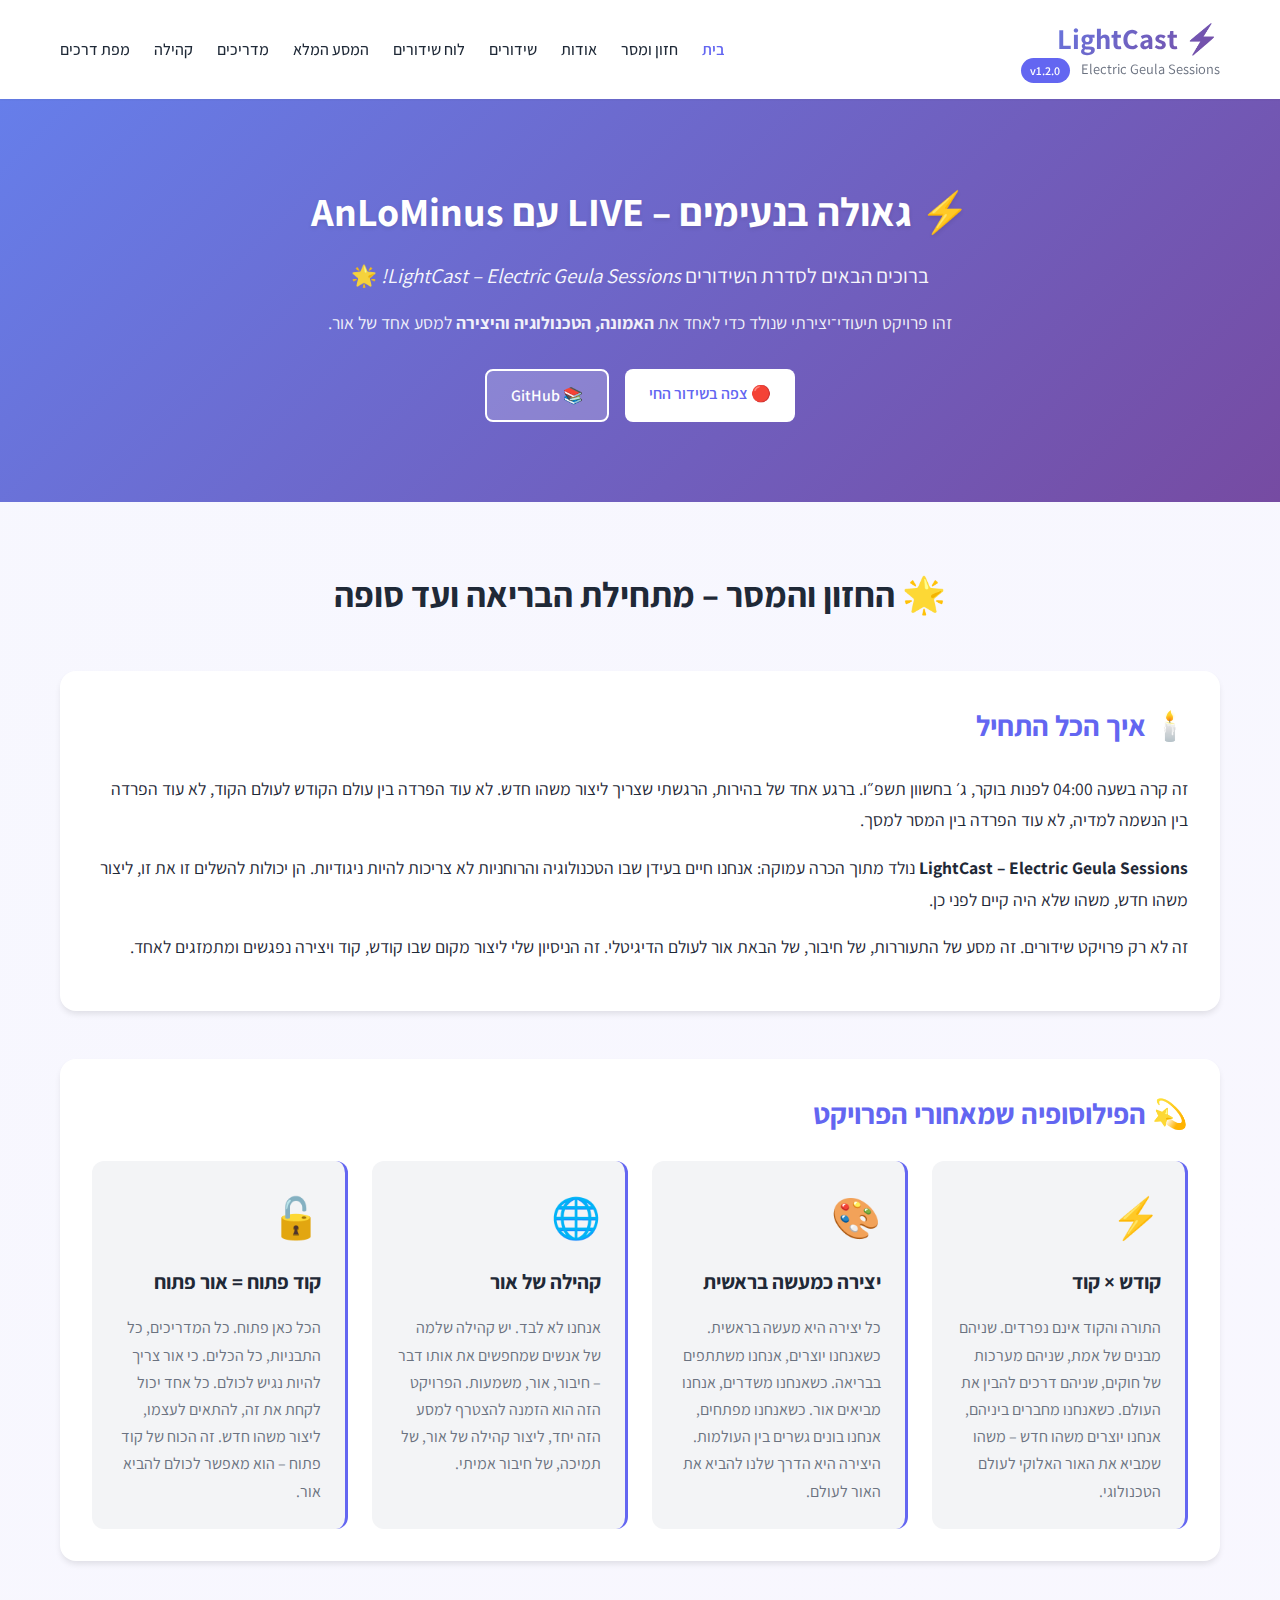
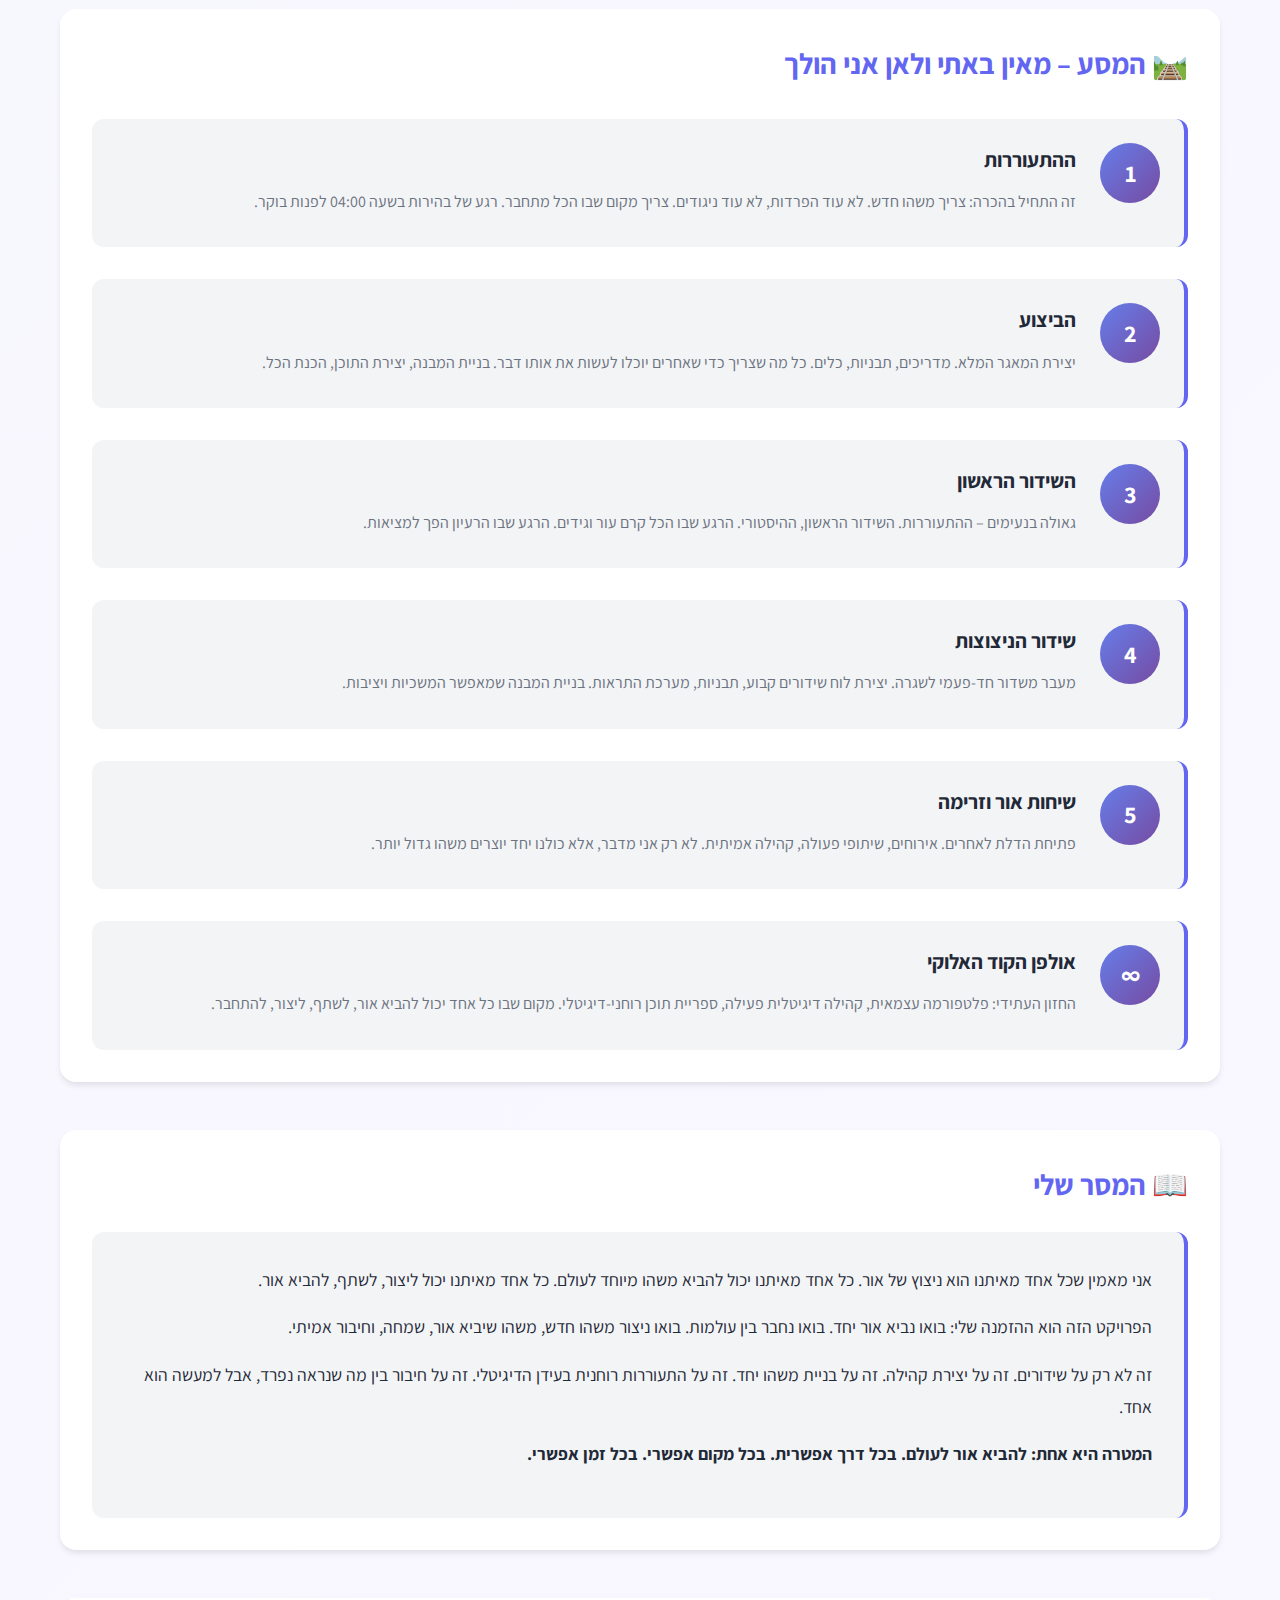
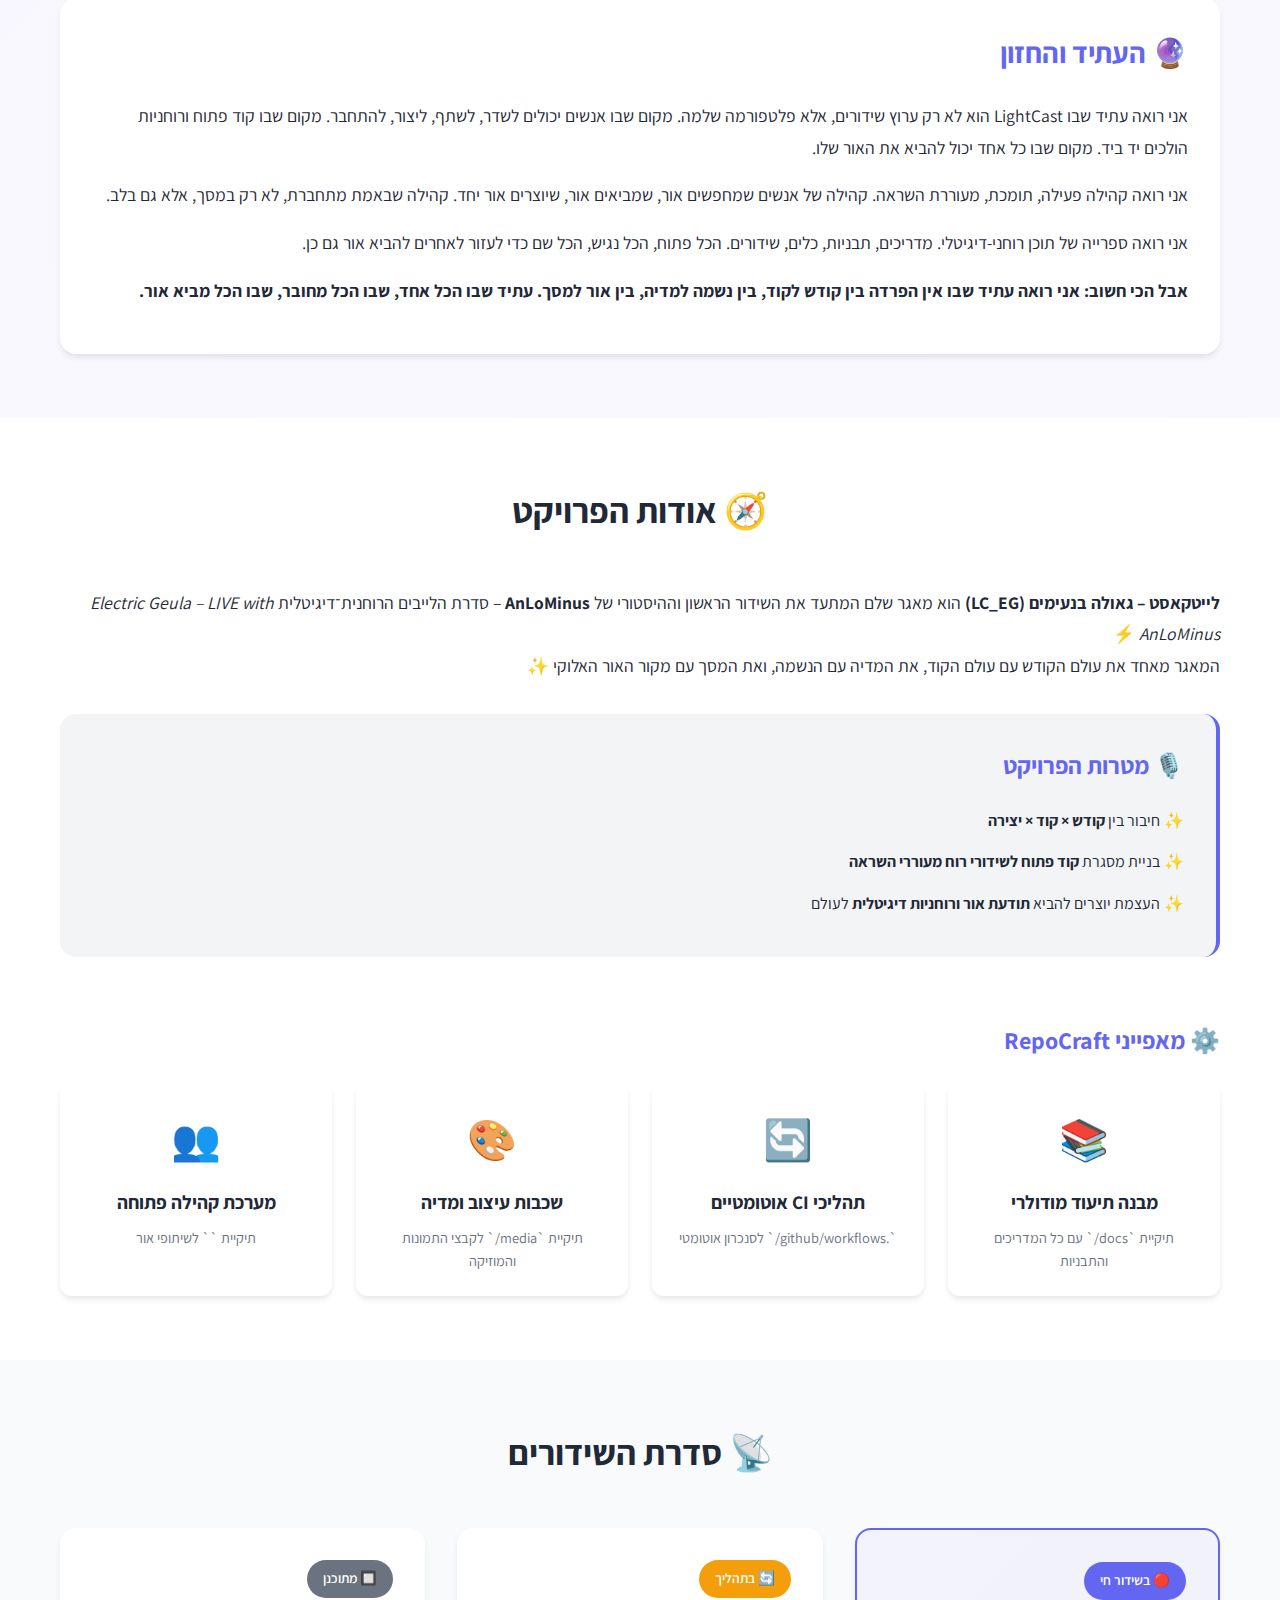
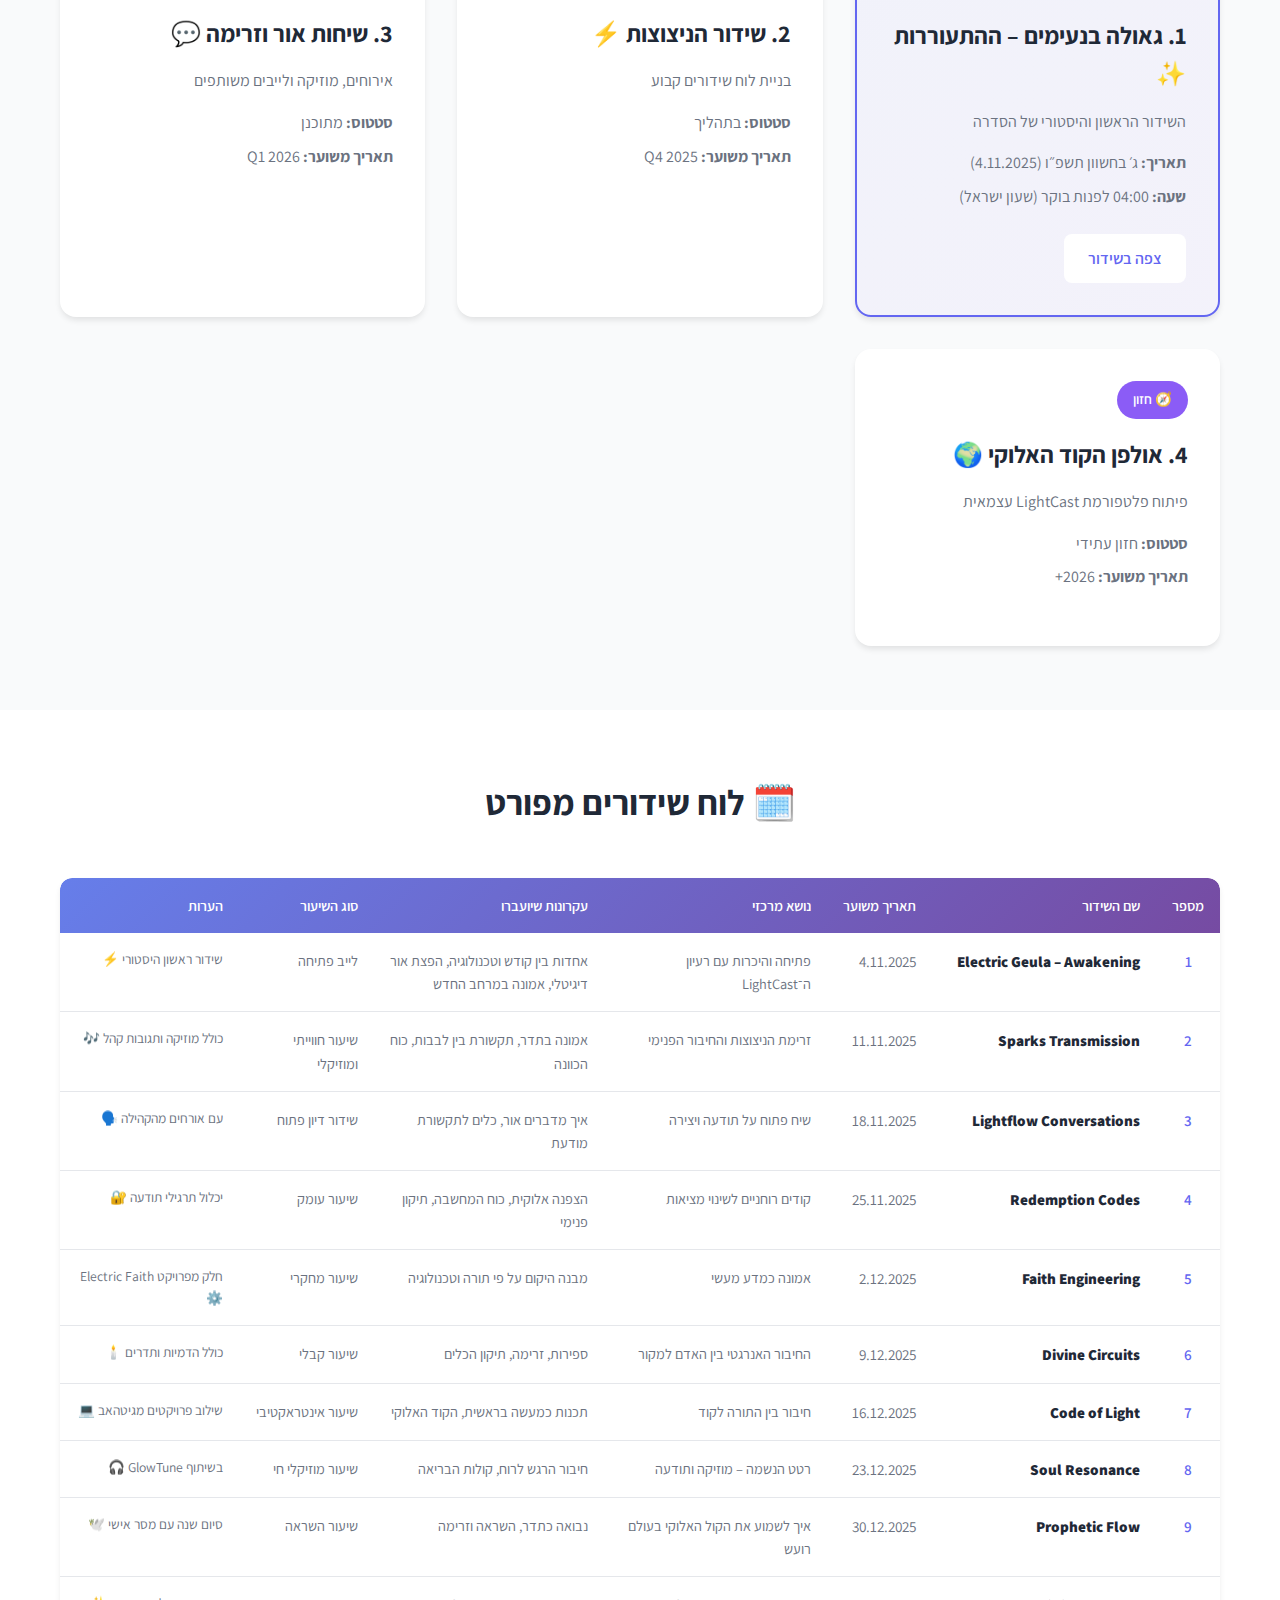
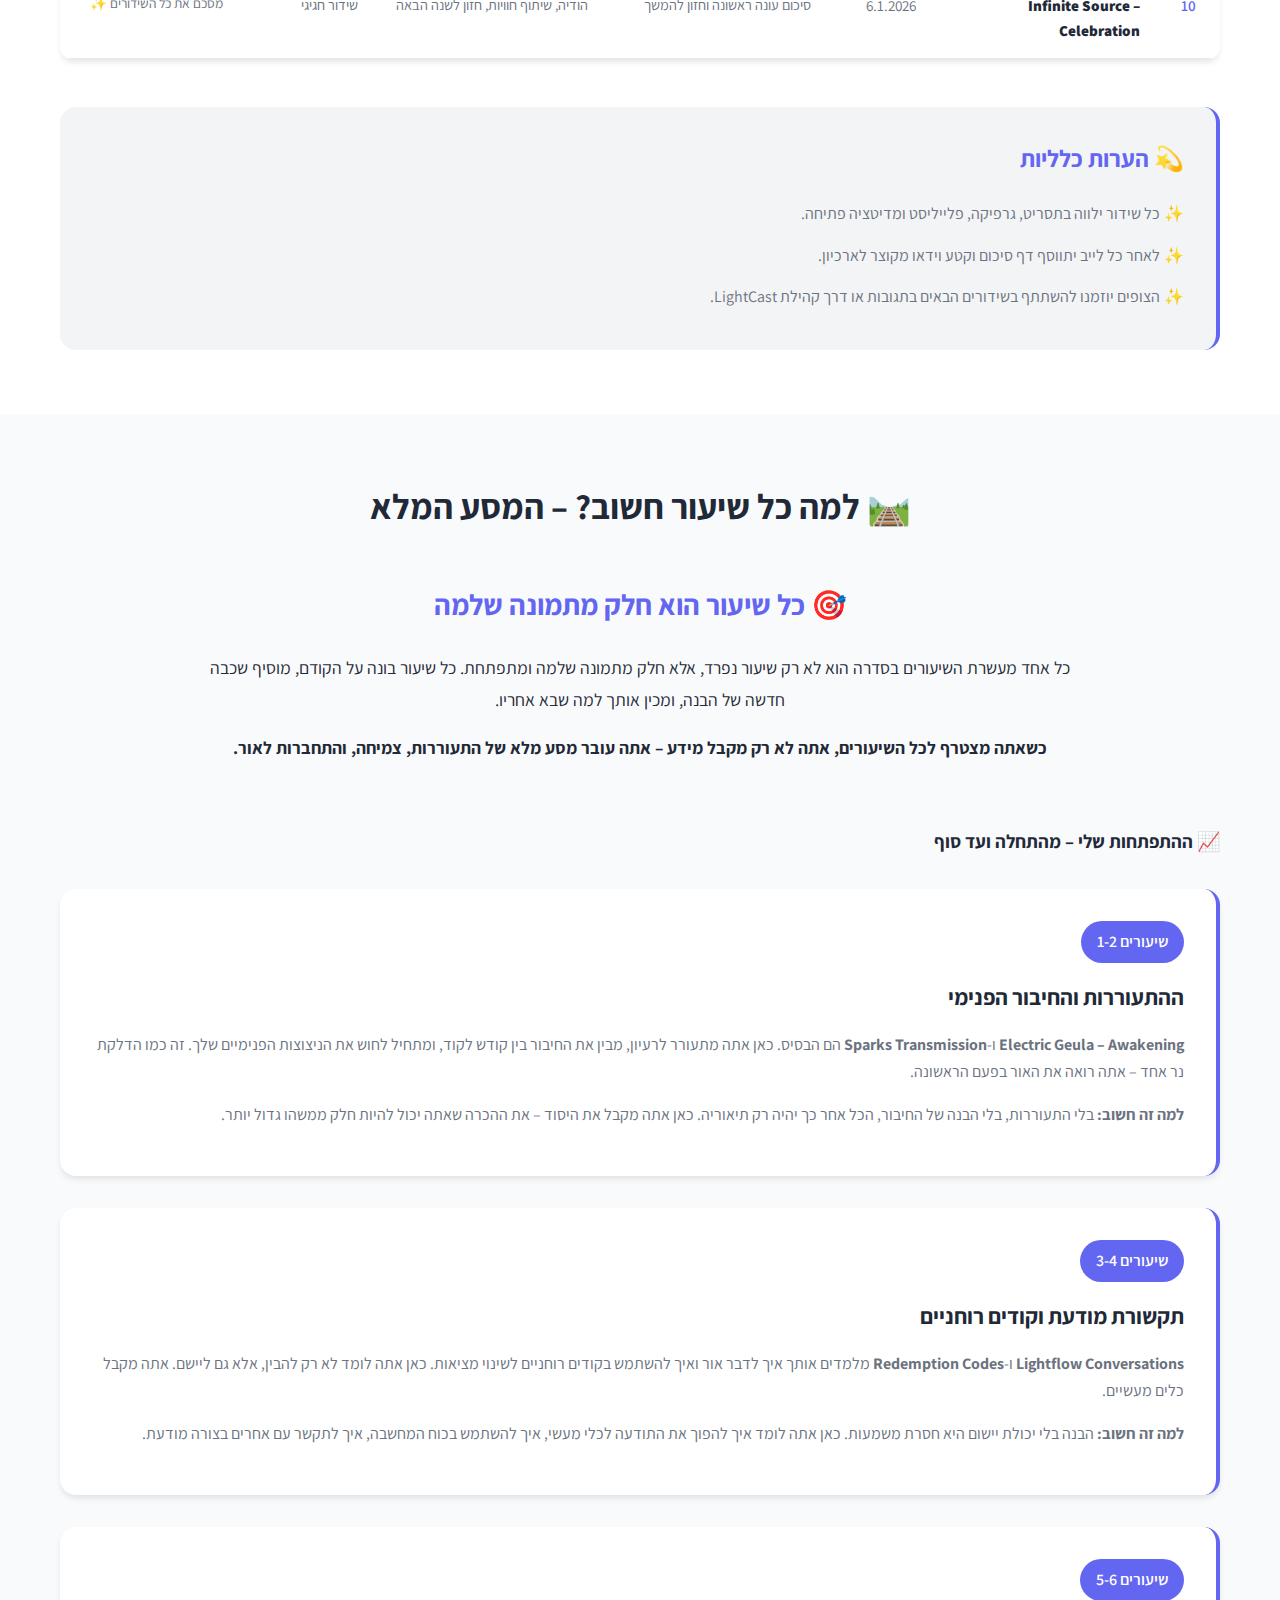
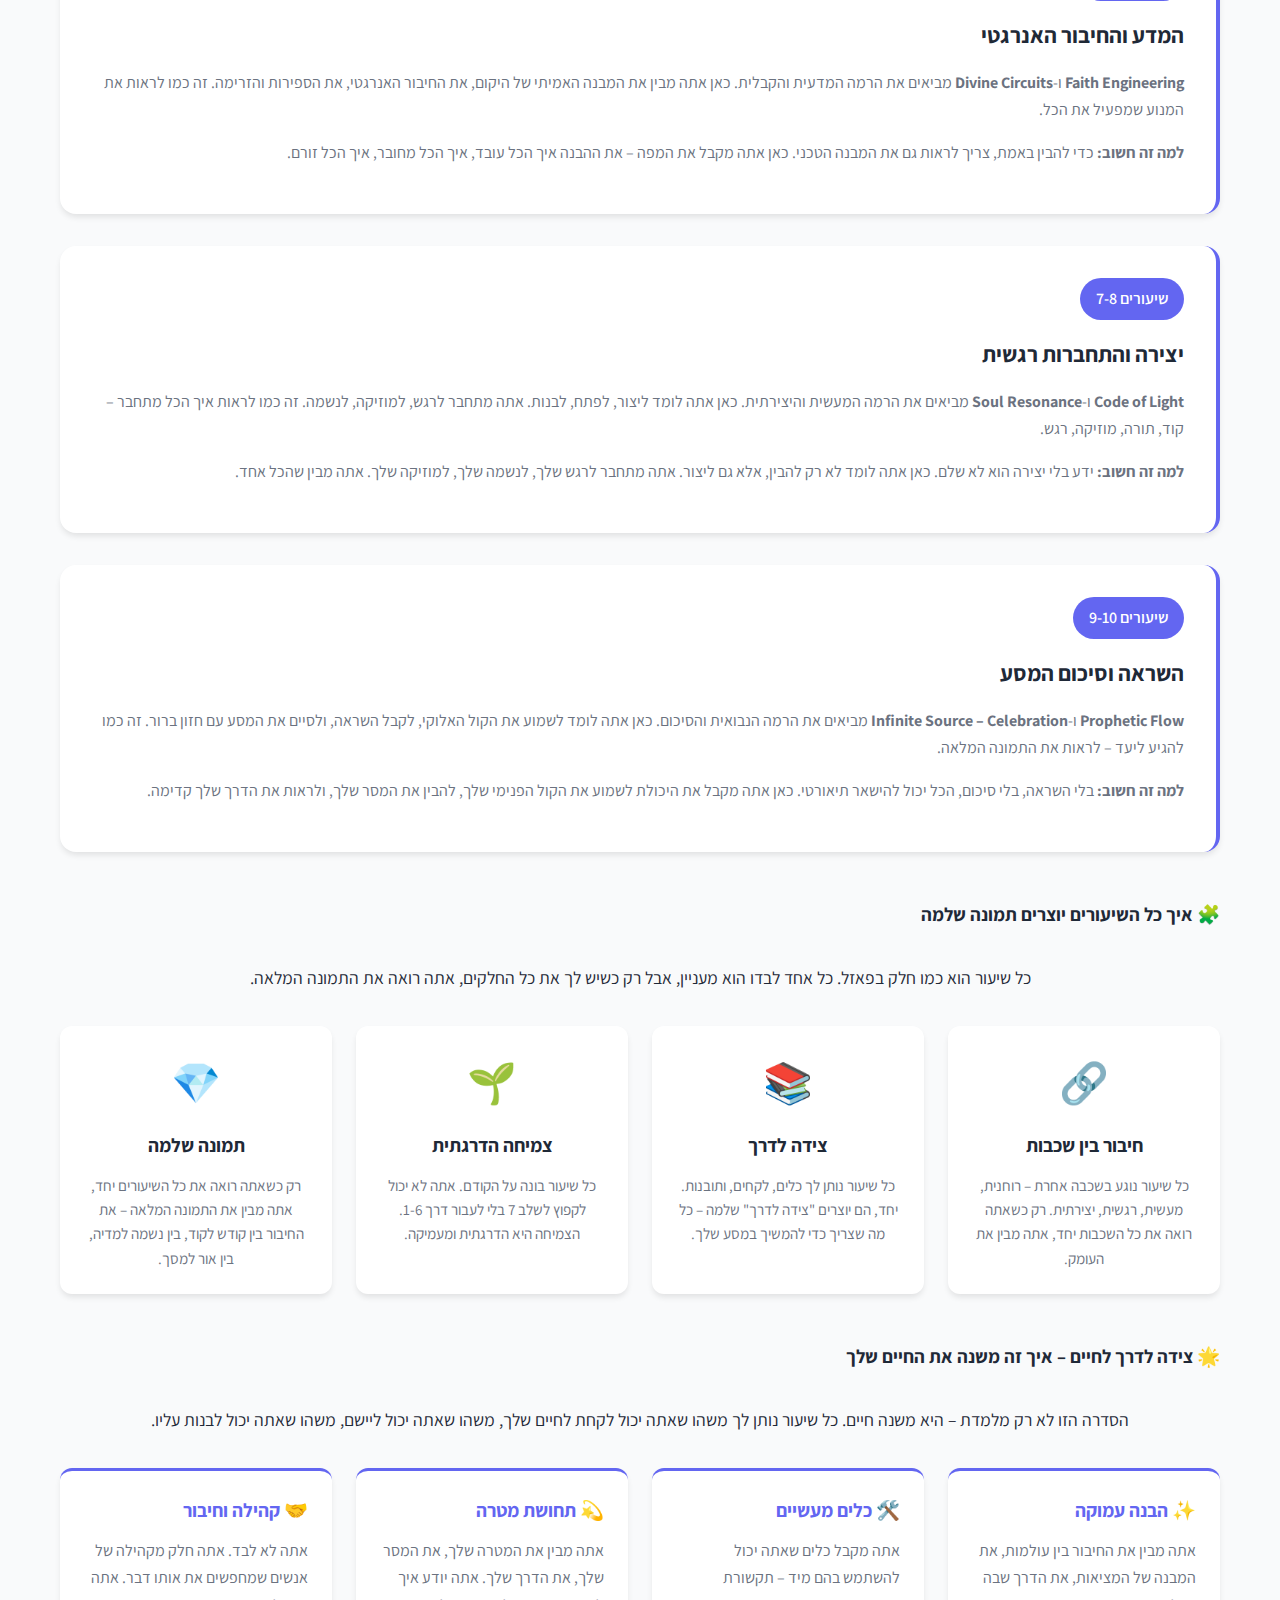
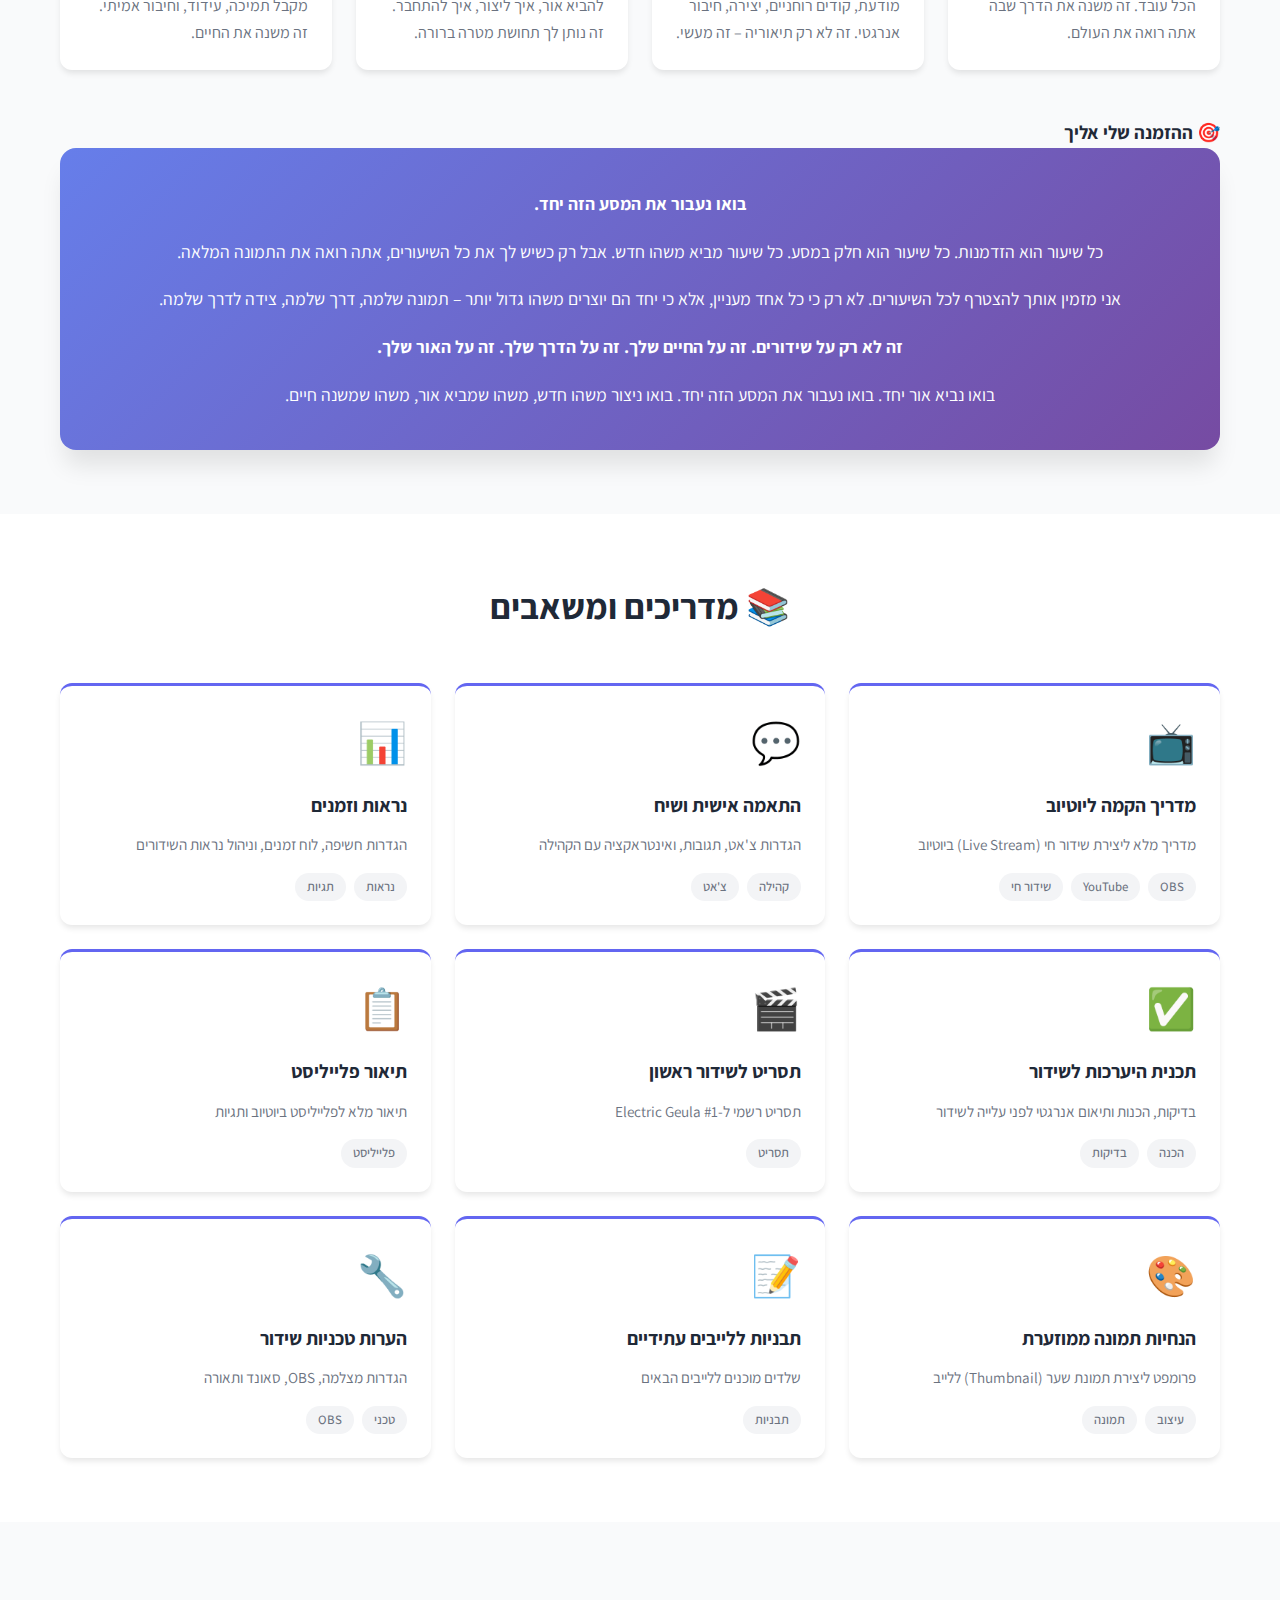
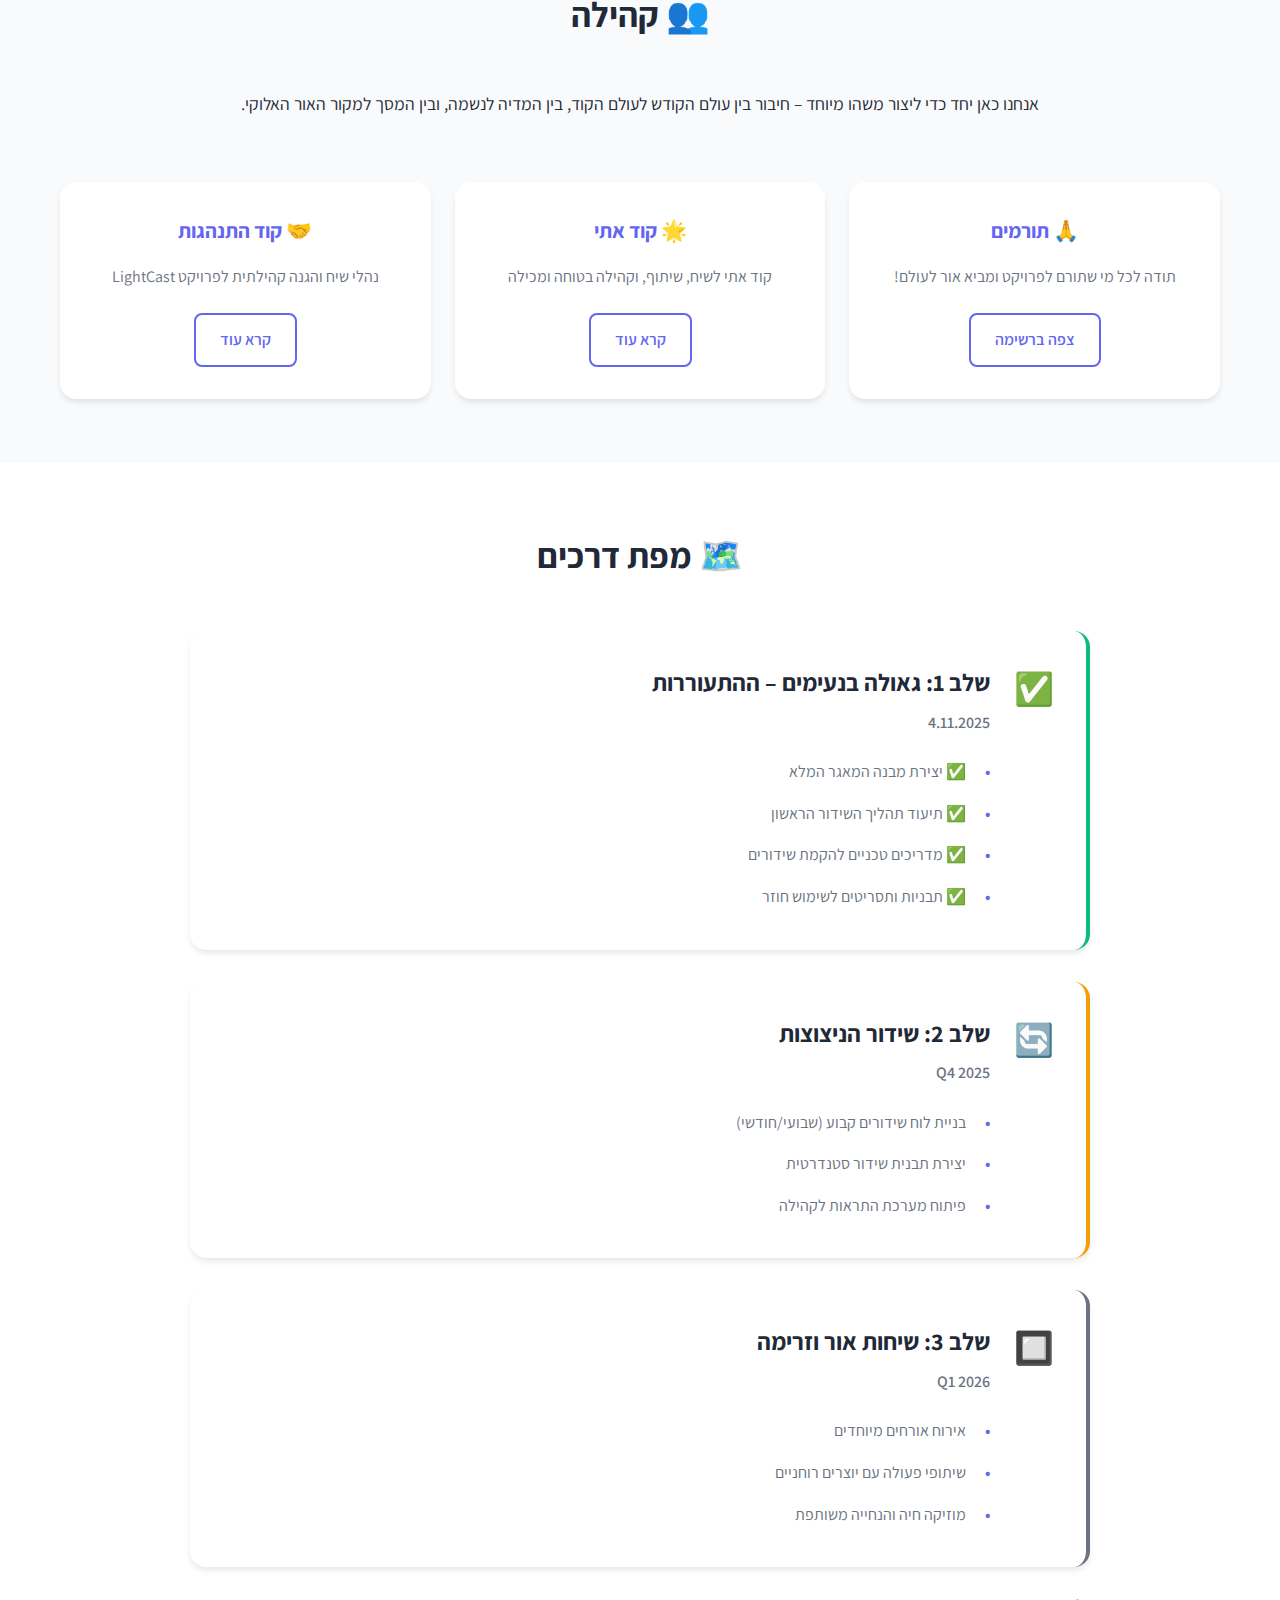
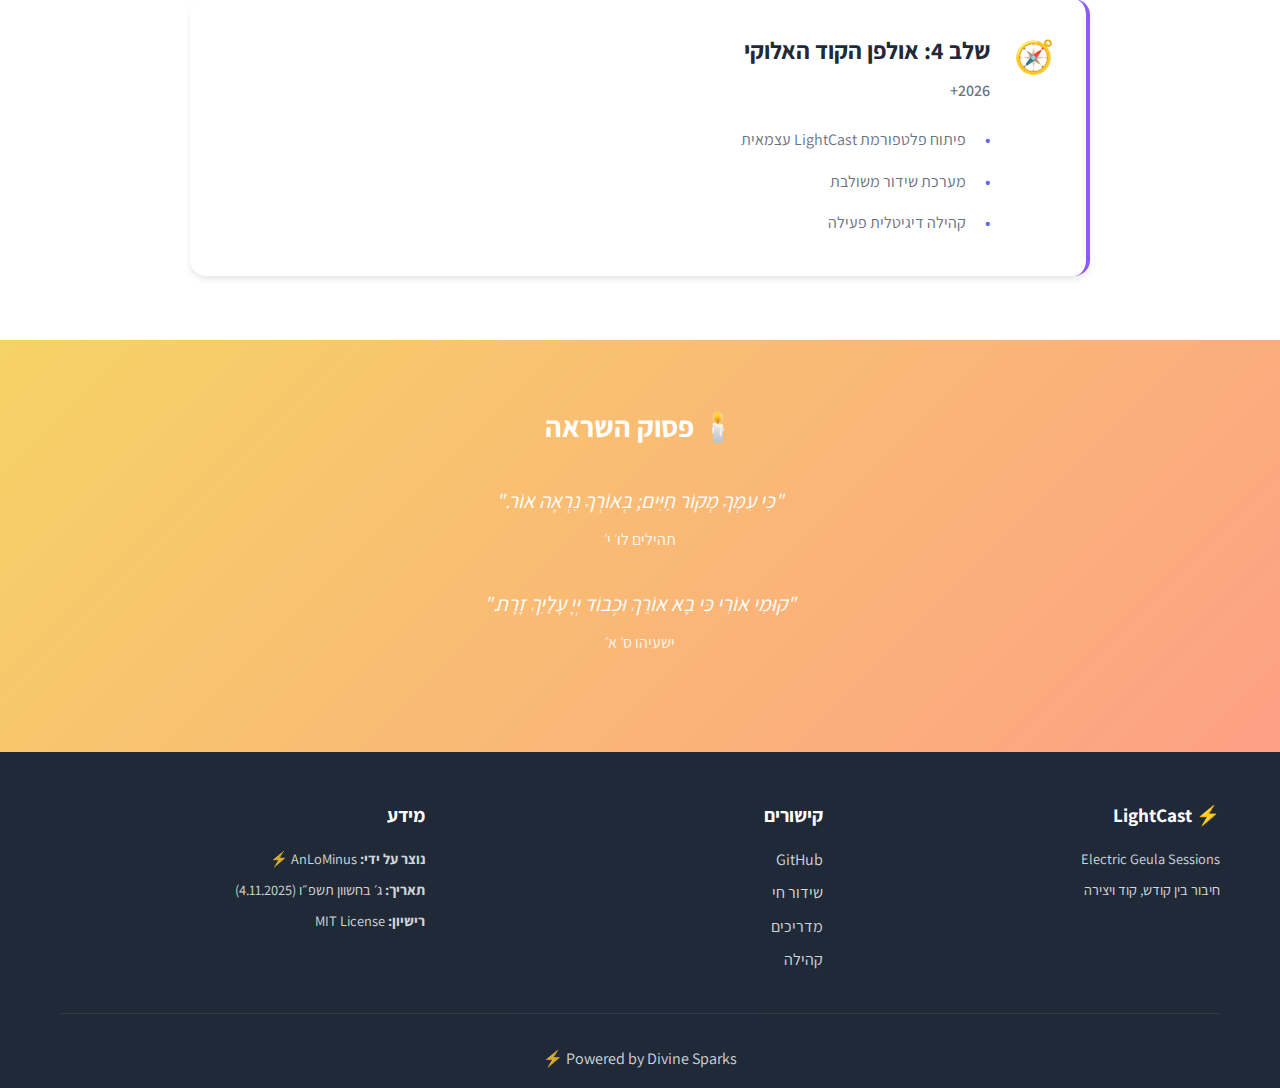
<file: index.html>
<!DOCTYPE html>
<html lang="he" dir="rtl">

<head>
    <meta charset="UTF-8">
    <meta name="viewport" content="width=device-width, initial-scale=1.0">
    <title>⚡ LightCast – Electric Geula Sessions</title>
    <link rel="stylesheet" href="styles.css">
    <link rel="preconnect" href="https://fonts.googleapis.com">
    <link rel="preconnect" href="https://fonts.gstatic.com" crossorigin>
    <link href="https://fonts.googleapis.com/css2?family=Assistant:wght@300;400;600;700&display=swap" rel="stylesheet">
</head>

<body>
    <!-- Header -->
    <header class="header">
        <div class="container">
            <div class="logo">
                <h1>⚡ LightCast</h1>
                <p class="subtitle">Electric Geula Sessions <span class="version-badge">v1.2.0</span></p>
            </div>
            <nav class="nav">
                <a href="#home" class="nav-link">בית</a>
                <a href="#vision" class="nav-link">חזון ומסר</a>
                <a href="#about" class="nav-link">אודות</a>
                <a href="#streams" class="nav-link">שידורים</a>
                <a href="#schedule" class="nav-link">לוח שידורים</a>
                <a href="#journey" class="nav-link">המסע המלא</a>
                <a href="#guides" class="nav-link">מדריכים</a>
                <a href="#community" class="nav-link">קהילה</a>
                <a href="#roadmap" class="nav-link">מפת דרכים</a>
            </nav>
        </div>
    </header>

    <!-- Hero Section -->
    <section id="home" class="hero">
        <div class="container">
            <div class="hero-content">
                <h2 class="hero-title">⚡ גאולה בנעימים – LIVE עם AnLoMinus</h2>
                <p class="hero-subtitle">ברוכים הבאים לסדרת השידורים <em>LightCast – Electric Geula Sessions!</em> 🌟
                </p>
                <p class="hero-description">זהו פרויקט תיעודי־יצירתי שנולד כדי לאחד את <strong>האמונה, הטכנולוגיה
                        והיצירה</strong> למסע אחד של אור.</p>
                <div class="hero-actions">
                    <a href="https://youtube.com/live/lf7FLu1lMvE?feature=share" class="btn btn-primary"
                        target="_blank">🔴 צפה בשידור החי</a>
                    <a href="https://github.com/AnLoMinus/LightCast" class="btn btn-secondary" target="_blank">📚
                        GitHub</a>
                </div>
            </div>
        </div>
    </section>

    <!-- Vision Section -->
    <section id="vision" class="section section-vision">
        <div class="container">
            <h2 class="section-title">🌟 החזון והמסר – מתחילת הבריאה ועד סופה</h2>
            <div class="vision-content">
                <div class="vision-story">
                    <h3>🕯️ איך הכל התחיל</h3>
                    <p>
                        זה קרה בשעה 04:00 לפנות בוקר, ג׳ בחשוון תשפ״ו. ברגע אחד של בהירות, הרגשתי שצריך ליצור משהו חדש.
                        לא עוד הפרדה בין עולם הקודש לעולם הקוד, לא עוד הפרדה בין הנשמה למדיה, לא עוד הפרדה בין המסר
                        למסך.
                    </p>
                    <p>
                        <strong>LightCast – Electric Geula Sessions</strong> נולד מתוך הכרה עמוקה: אנחנו חיים בעידן שבו
                        הטכנולוגיה והרוחניות לא צריכות להיות ניגודיות. הן יכולות להשלים זו את זו, ליצור משהו חדש,
                        משהו שלא היה קיים לפני כן.
                    </p>
                    <p>
                        זה לא רק פרויקט שידורים. זה מסע של התעוררות, של חיבור, של הבאת אור לעולם הדיגיטלי.
                        זה הניסיון שלי ליצור מקום שבו קודש, קוד ויצירה נפגשים ומתמזגים לאחד.
                    </p>
                </div>

                <div class="vision-philosophy">
                    <h3>💫 הפילוסופיה שמאחורי הפרויקט</h3>
                    <div class="philosophy-grid">
                        <div class="philosophy-card">
                            <div class="philosophy-icon">⚡</div>
                            <h4>קודש × קוד</h4>
                            <p>
                                התורה והקוד אינם נפרדים. שניהם מבנים של אמת, שניהם מערכות של חוקים,
                                שניהם דרכים להבין את העולם. כשאנחנו מחברים ביניהם, אנחנו יוצרים משהו חדש –
                                משהו שמביא את האור האלוקי לעולם הטכנולוגי.
                            </p>
                        </div>
                        <div class="philosophy-card">
                            <div class="philosophy-icon">🎨</div>
                            <h4>יצירה כמעשה בראשית</h4>
                            <p>
                                כל יצירה היא מעשה בראשית. כשאנחנו יוצרים, אנחנו משתתפים בבריאה.
                                כשאנחנו משדרים, אנחנו מביאים אור. כשאנחנו מפתחים, אנחנו בונים גשרים
                                בין העולמות. היצירה היא הדרך שלנו להביא את האור לעולם.
                            </p>
                        </div>
                        <div class="philosophy-card">
                            <div class="philosophy-icon">🌐</div>
                            <h4>קהילה של אור</h4>
                            <p>
                                אנחנו לא לבד. יש קהילה שלמה של אנשים שמחפשים את אותו דבר –
                                חיבור, אור, משמעות. הפרויקט הזה הוא הזמנה להצטרף למסע הזה יחד,
                                ליצור קהילה של אור, של תמיכה, של חיבור אמיתי.
                            </p>
                        </div>
                        <div class="philosophy-card">
                            <div class="philosophy-icon">🔓</div>
                            <h4>קוד פתוח = אור פתוח</h4>
                            <p>
                                הכל כאן פתוח. כל המדריכים, כל התבניות, כל הכלים.
                                כי אור צריך להיות נגיש לכולם. כל אחד יכול לקחת את זה,
                                להתאים לעצמו, ליצור משהו חדש. זה הכוח של קוד פתוח –
                                הוא מאפשר לכולם להביא אור.
                            </p>
                        </div>
                    </div>
                </div>

                <div class="vision-journey">
                    <h3>🛤️ המסע – מאין באתי ולאן אני הולך</h3>
                    <div class="journey-timeline">
                        <div class="journey-step">
                            <div class="journey-number">1</div>
                            <div class="journey-content">
                                <h4>ההתעוררות</h4>
                                <p>
                                    זה התחיל בהכרה: צריך משהו חדש. לא עוד הפרדות, לא עוד ניגודים.
                                    צריך מקום שבו הכל מתחבר. רגע של בהירות בשעה 04:00 לפנות בוקר.
                                </p>
                            </div>
                        </div>
                        <div class="journey-step">
                            <div class="journey-number">2</div>
                            <div class="journey-content">
                                <h4>הביצוע</h4>
                                <p>
                                    יצירת המאגר המלא. מדריכים, תבניות, כלים. כל מה שצריך כדי שאחרים
                                    יוכלו לעשות את אותו דבר. בניית המבנה, יצירת התוכן, הכנת הכל.
                                </p>
                            </div>
                        </div>
                        <div class="journey-step">
                            <div class="journey-number">3</div>
                            <div class="journey-content">
                                <h4>השידור הראשון</h4>
                                <p>
                                    גאולה בנעימים – ההתעוררות. השידור הראשון, ההיסטורי.
                                    הרגע שבו הכל קרם עור וגידים. הרגע שבו הרעיון הפך למציאות.
                                </p>
                            </div>
                        </div>
                        <div class="journey-step">
                            <div class="journey-number">4</div>
                            <div class="journey-content">
                                <h4>שידור הניצוצות</h4>
                                <p>
                                    מעבר משדור חד-פעמי לשגרה. יצירת לוח שידורים קבוע, תבניות,
                                    מערכת התראות. בניית המבנה שמאפשר המשכיות ויציבות.
                                </p>
                            </div>
                        </div>
                        <div class="journey-step">
                            <div class="journey-number">5</div>
                            <div class="journey-content">
                                <h4>שיחות אור וזרימה</h4>
                                <p>
                                    פתיחת הדלת לאחרים. אירוחים, שיתופי פעולה, קהילה אמיתית.
                                    לא רק אני מדבר, אלא כולנו יחד יוצרים משהו גדול יותר.
                                </p>
                            </div>
                        </div>
                        <div class="journey-step">
                            <div class="journey-number">∞</div>
                            <div class="journey-content">
                                <h4>אולפן הקוד האלוקי</h4>
                                <p>
                                    החזון העתידי: פלטפורמה עצמאית, קהילה דיגיטלית פעילה,
                                    ספריית תוכן רוחני-דיגיטלי. מקום שבו כל אחד יכול להביא אור,
                                    לשתף, ליצור, להתחבר.
                                </p>
                            </div>
                        </div>
                    </div>
                </div>

                <div class="vision-message">
                    <h3>📖 המסר שלי</h3>
                    <div class="message-box">
                        <p>
                            אני מאמין שכל אחד מאיתנו הוא ניצוץ של אור. כל אחד מאיתנו יכול להביא משהו
                            מיוחד לעולם. כל אחד מאיתנו יכול ליצור, לשתף, להביא אור.
                        </p>
                        <p>
                            הפרויקט הזה הוא ההזמנה שלי: בואו נביא אור יחד. בואו נחבר בין עולמות.
                            בואו ניצור משהו חדש, משהו שיביא אור, שמחה, וחיבור אמיתי.
                        </p>
                        <p>
                            זה לא רק על שידורים. זה על יצירת קהילה. זה על בניית משהו יחד.
                            זה על התעוררות רוחנית בעידן הדיגיטלי. זה על חיבור בין מה שנראה
                            נפרד, אבל למעשה הוא אחד.
                        </p>
                        <p>
                            <strong>המטרה היא אחת: להביא אור לעולם. בכל דרך אפשרית. בכל מקום אפשרי.
                                בכל זמן אפשרי.</strong>
                        </p>
                    </div>
                </div>

                <div class="vision-future">
                    <h3>🔮 העתיד והחזון</h3>
                    <p>
                        אני רואה עתיד שבו LightCast הוא לא רק ערוץ שידורים, אלא פלטפורמה שלמה.
                        מקום שבו אנשים יכולים לשדר, לשתף, ליצור, להתחבר. מקום שבו קוד פתוח ורוחניות
                        הולכים יד ביד. מקום שבו כל אחד יכול להביא את האור שלו.
                    </p>
                    <p>
                        אני רואה קהילה פעילה, תומכת, מעוררת השראה. קהילה של אנשים שמחפשים אור,
                        שמביאים אור, שיוצרים אור יחד. קהילה שבאמת מתחברת, לא רק במסך, אלא גם בלב.
                    </p>
                    <p>
                        אני רואה ספרייה של תוכן רוחני-דיגיטלי. מדריכים, תבניות, כלים, שידורים.
                        הכל פתוח, הכל נגיש, הכל שם כדי לעזור לאחרים להביא אור גם כן.
                    </p>
                    <p>
                        <strong>אבל הכי חשוב: אני רואה עתיד שבו אין הפרדה בין קודש לקוד, בין נשמה למדיה,
                            בין אור למסך. עתיד שבו הכל אחד, שבו הכל מחובר, שבו הכל מביא אור.</strong>
                    </p>
                </div>
            </div>
        </div>
    </section>

    <!-- About Section -->
    <section id="about" class="section">
        <div class="container">
            <h2 class="section-title">🧭 אודות הפרויקט</h2>
            <div class="about-content">
                <div class="about-text">
                    <p><strong>לייטקאסט – גאולה בנעימים (LC_EG)</strong> הוא מאגר שלם המתעד את השידור הראשון וההיסטורי
                        של <strong>AnLoMinus</strong> – סדרת הלייבים הרוחנית־דיגיטלית <em>Electric Geula – LIVE with
                            AnLoMinus</em> ⚡</p>
                    <p>המאגר מאחד את עולם הקודש עם עולם הקוד, את המדיה עם הנשמה, ואת המסך עם מקור האור האלוקי ✨</p>
                </div>
                <div class="goals">
                    <h3>🎙️ מטרות הפרויקט</h3>
                    <ul class="goals-list">
                        <li>חיבור בין <strong>קודש × קוד × יצירה</strong></li>
                        <li>בניית מסגרת <strong>קוד פתוח לשידורי רוח מעוררי השראה</strong></li>
                        <li>העצמת יוצרים להביא <strong>תודעת אור ורוחניות דיגיטלית</strong> לעולם</li>
                    </ul>
                </div>
                <div class="features">
                    <h3>⚙️ מאפייני RepoCraft</h3>
                    <div class="features-grid">
                        <div class="feature-card">
                            <div class="feature-icon">📚</div>
                            <h4>מבנה תיעוד מודולרי</h4>
                            <p>תיקיית `docs/` עם כל המדריכים והתבניות</p>
                        </div>
                        <div class="feature-card">
                            <div class="feature-icon">🔄</div>
                            <h4>תהליכי CI אוטומטיים</h4>
                            <p>`.github/workflows/` לסנכרון אוטומטי</p>
                        </div>
                        <div class="feature-card">
                            <div class="feature-icon">🎨</div>
                            <h4>שכבות עיצוב ומדיה</h4>
                            <p>תיקיית `media/` לקבצי התמונות והמוזיקה</p>
                        </div>
                        <div class="feature-card">
                            <div class="feature-icon">👥</div>
                            <h4>מערכת קהילה פתוחה</h4>
                            <p>תיקיית `` לשיתופי אור</p>
                        </div>
                    </div>
                </div>
            </div>
        </div>
    </section>

    <!-- Streams Section -->
    <section id="streams" class="section section-alt">
        <div class="container">
            <h2 class="section-title">📡 סדרת השידורים</h2>
            <div class="streams-grid">
                <div class="stream-card featured">
                    <div class="stream-badge">🔴 בשידור חי</div>
                    <h3>1. גאולה בנעימים – ההתעוררות ✨</h3>
                    <p class="stream-description">השידור הראשון והיסטורי של הסדרה</p>
                    <div class="stream-info">
                        <p><strong>תאריך:</strong> ג׳ בחשוון תשפ״ו (4.11.2025)</p>
                        <p><strong>שעה:</strong> 04:00 לפנות בוקר (שעון ישראל)</p>
                    </div>
                    <a href="https://youtube.com/live/lf7FLu1lMvE?feature=share" class="btn btn-primary"
                        target="_blank">צפה בשידור</a>
                </div>
                <div class="stream-card">
                    <div class="stream-badge process">🔄 בתהליך</div>
                    <h3>2. שידור הניצוצות ⚡</h3>
                    <p class="stream-description">בניית לוח שידורים קבוע</p>
                    <div class="stream-info">
                        <p><strong>סטטוס:</strong> בתהליך</p>
                        <p><strong>תאריך משוער:</strong> Q4 2025</p>
                    </div>
                </div>
                <div class="stream-card">
                    <div class="stream-badge planned">🔲 מתוכנן</div>
                    <h3>3. שיחות אור וזרימה 💬</h3>
                    <p class="stream-description">אירוחים, מוזיקה ולייבים משותפים</p>
                    <div class="stream-info">
                        <p><strong>סטטוס:</strong> מתוכנן</p>
                        <p><strong>תאריך משוער:</strong> Q1 2026</p>
                    </div>
                </div>
                <div class="stream-card">
                    <div class="stream-badge vision">🧭 חזון</div>
                    <h3>4. אולפן הקוד האלוקי 🌍</h3>
                    <p class="stream-description">פיתוח פלטפורמת LightCast עצמאית</p>
                    <div class="stream-info">
                        <p><strong>סטטוס:</strong> חזון עתידי</p>
                        <p><strong>תאריך משוער:</strong> 2026+</p>
                    </div>
                </div>
            </div>
        </div>
    </section>

    <!-- Detailed Schedule Section -->
    <section id="schedule" class="section">
        <div class="container">
            <h2 class="section-title">🗓️ לוח שידורים מפורט</h2>
            <div class="schedule-table-wrapper">
                <table class="schedule-table">
                    <thead>
                        <tr>
                            <th>מספר</th>
                            <th>שם השידור</th>
                            <th>תאריך משוער</th>
                            <th>נושא מרכזי</th>
                            <th>עקרונות שיועברו</th>
                            <th>סוג השיעור</th>
                            <th>הערות</th>
                        </tr>
                    </thead>
                    <tbody>
                        <tr>
                            <td>1</td>
                            <td><strong>Electric Geula – Awakening</strong></td>
                            <td>4.11.2025</td>
                            <td>פתיחה והיכרות עם רעיון ה־LightCast</td>
                            <td>אחדות בין קודש וטכנולוגיה, הפצת אור דיגיטלי, אמונה במרחב החדש</td>
                            <td>לייב פתיחה</td>
                            <td>שידור ראשון היסטורי ⚡</td>
                        </tr>
                        <tr>
                            <td>2</td>
                            <td><strong>Sparks Transmission</strong></td>
                            <td>11.11.2025</td>
                            <td>זרימת הניצוצות והחיבור הפנימי</td>
                            <td>אמונה בתדר, תקשורת בין לבבות, כוח הכוונה</td>
                            <td>שיעור חווייתי ומוזיקלי</td>
                            <td>כולל מוזיקה ותגובות קהל 🎶</td>
                        </tr>
                        <tr>
                            <td>3</td>
                            <td><strong>Lightflow Conversations</strong></td>
                            <td>18.11.2025</td>
                            <td>שיח פתוח על תודעה ויצירה</td>
                            <td>איך מדברים אור, כלים לתקשורת מודעת</td>
                            <td>שידור דיון פתוח</td>
                            <td>עם אורחים מהקהילה 🗣️</td>
                        </tr>
                        <tr>
                            <td>4</td>
                            <td><strong>Redemption Codes</strong></td>
                            <td>25.11.2025</td>
                            <td>קודים רוחניים לשינוי מציאות</td>
                            <td>הצפנה אלוקית, כוח המחשבה, תיקון פנימי</td>
                            <td>שיעור עומק</td>
                            <td>יכלול תרגילי תודעה 🔐</td>
                        </tr>
                        <tr>
                            <td>5</td>
                            <td><strong>Faith Engineering</strong></td>
                            <td>2.12.2025</td>
                            <td>אמונה כמדע מעשי</td>
                            <td>מבנה היקום על פי תורה וטכנולוגיה</td>
                            <td>שיעור מחקרי</td>
                            <td>חלק מפרויקט Electric Faith ⚙️</td>
                        </tr>
                        <tr>
                            <td>6</td>
                            <td><strong>Divine Circuits</strong></td>
                            <td>9.12.2025</td>
                            <td>החיבור האנרגטי בין האדם למקור</td>
                            <td>ספירות, זרימה, תיקון הכלים</td>
                            <td>שיעור קבלי</td>
                            <td>כולל הדמיות ותדרים 🕯️</td>
                        </tr>
                        <tr>
                            <td>7</td>
                            <td><strong>Code of Light</strong></td>
                            <td>16.12.2025</td>
                            <td>חיבור בין התורה לקוד</td>
                            <td>תכנות כמעשה בראשית, הקוד האלוקי</td>
                            <td>שיעור אינטראקטיבי</td>
                            <td>שילוב פרויקטים מגיטהאב 💻</td>
                        </tr>
                        <tr>
                            <td>8</td>
                            <td><strong>Soul Resonance</strong></td>
                            <td>23.12.2025</td>
                            <td>רטט הנשמה – מוזיקה ותודעה</td>
                            <td>חיבור הרגש לרוח, קולות הבריאה</td>
                            <td>שיעור מוזיקלי חי</td>
                            <td>בשיתוף GlowTune 🎧</td>
                        </tr>
                        <tr>
                            <td>9</td>
                            <td><strong>Prophetic Flow</strong></td>
                            <td>30.12.2025</td>
                            <td>איך לשמוע את הקול האלוקי בעולם רועש</td>
                            <td>נבואה כתדר, השראה וזרימה</td>
                            <td>שיעור השראה</td>
                            <td>סיום שנה עם מסר אישי 🕊️</td>
                        </tr>
                        <tr>
                            <td>10</td>
                            <td><strong>Infinite Source – Celebration</strong></td>
                            <td>6.1.2026</td>
                            <td>סיכום עונה ראשונה וחזון להמשך</td>
                            <td>הודיה, שיתוף חוויות, חזון לשנה הבאה</td>
                            <td>שידור חגיגי</td>
                            <td>מסכם את כל השידורים ✨</td>
                        </tr>
                    </tbody>
                </table>
            </div>
            <div class="schedule-notes">
                <h3>💫 הערות כלליות</h3>
                <ul>
                    <li>כל שידור ילווה בתסריט, גרפיקה, פלייליסט ומדיטציה פתיחה.</li>
                    <li>לאחר כל לייב יתווסף דף סיכום וקטע וידאו מקוצר לארכיון.</li>
                    <li>הצופים יוזמנו להשתתף בשידורים הבאים בתגובות או דרך קהילת LightCast.</li>
                </ul>
            </div>
        </div>
    </section>

    <!-- Why Every Lesson Matters Section -->
    <section id="journey" class="section section-alt">
        <div class="container">
            <h2 class="section-title">🛤️ למה כל שיעור חשוב? – המסע המלא</h2>
            <div class="journey-explanation">
                <div class="journey-intro">
                    <h3>🎯 כל שיעור הוא חלק מתמונה שלמה</h3>
                    <p>
                        כל אחד מעשרת השיעורים בסדרה הוא לא רק שיעור נפרד, אלא חלק מתמונה שלמה ומתפתחת.
                        כל שיעור בונה על הקודם, מוסיף שכבה חדשה של הבנה, ומכין אותך למה שבא אחריו.
                    </p>
                    <p>
                        <strong>כשאתה מצטרף לכל השיעורים, אתה לא רק מקבל מידע – אתה עובר מסע מלא של התעוררות,
                            צמיחה, והתחברות לאור.</strong>
                    </p>
                </div>

                <div class="journey-progression">
                    <h3>📈 ההתפתחות שלי – מהתחלה ועד סוף</h3>
                    <div class="progression-stages">
                        <div class="stage">
                            <div class="stage-number">שיעורים 1-2</div>
                            <div class="stage-content">
                                <h4>ההתעוררות והחיבור הפנימי</h4>
                                <p>
                                    <strong>Electric Geula – Awakening</strong> ו-<strong>Sparks Transmission</strong>
                                    הם הבסיס. כאן אתה מתעורר לרעיון, מבין את החיבור בין קודש לקוד, ומתחיל לחוש
                                    את הניצוצות הפנימיים שלך. זה כמו הדלקת נר אחד – אתה רואה את האור בפעם הראשונה.
                                </p>
                                <p>
                                    <strong>למה זה חשוב:</strong> בלי התעוררות, בלי הבנה של החיבור, הכל אחר כך יהיה
                                    רק תיאוריה. כאן אתה מקבל את היסוד – את ההכרה שאתה יכול להיות חלק ממשהו גדול יותר.
                                </p>
                            </div>
                        </div>

                        <div class="stage">
                            <div class="stage-number">שיעורים 3-4</div>
                            <div class="stage-content">
                                <h4>תקשורת מודעת וקודים רוחניים</h4>
                                <p>
                                    <strong>Lightflow Conversations</strong> ו-<strong>Redemption Codes</strong>
                                    מלמדים אותך איך לדבר אור ואיך להשתמש בקודים רוחניים לשינוי מציאות.
                                    כאן אתה לומד לא רק להבין, אלא גם ליישם. אתה מקבל כלים מעשיים.
                                </p>
                                <p>
                                    <strong>למה זה חשוב:</strong> הבנה בלי יכולת יישום היא חסרת משמעות.
                                    כאן אתה לומד איך להפוך את התודעה לכלי מעשי, איך להשתמש בכוח המחשבה,
                                    איך לתקשר עם אחרים בצורה מודעת.
                                </p>
                            </div>
                        </div>

                        <div class="stage">
                            <div class="stage-number">שיעורים 5-6</div>
                            <div class="stage-content">
                                <h4>המדע והחיבור האנרגטי</h4>
                                <p>
                                    <strong>Faith Engineering</strong> ו-<strong>Divine Circuits</strong> מביאים את
                                    הרמה המדעית והקבלית. כאן אתה מבין את המבנה האמיתי של היקום, את החיבור האנרגטי,
                                    את הספירות והזרימה. זה כמו לראות את המנוע שמפעיל את הכל.
                                </p>
                                <p>
                                    <strong>למה זה חשוב:</strong> כדי להבין באמת, צריך לראות גם את המבנה הטכני.
                                    כאן אתה מקבל את המפה – את ההבנה איך הכל עובד, איך הכל מחובר, איך הכל זורם.
                                </p>
                            </div>
                        </div>

                        <div class="stage">
                            <div class="stage-number">שיעורים 7-8</div>
                            <div class="stage-content">
                                <h4>יצירה והתחברות רגשית</h4>
                                <p>
                                    <strong>Code of Light</strong> ו-<strong>Soul Resonance</strong> מביאים את
                                    הרמה המעשית והיצירתית. כאן אתה לומד ליצור, לפתח, לבנות. אתה מתחבר לרגש,
                                    למוזיקה, לנשמה. זה כמו לראות איך הכל מתחבר – קוד, תורה, מוזיקה, רגש.
                                </p>
                                <p>
                                    <strong>למה זה חשוב:</strong> ידע בלי יצירה הוא לא שלם. כאן אתה לומד לא רק
                                    להבין, אלא גם ליצור. אתה מתחבר לרגש שלך, לנשמה שלך, למוזיקה שלך.
                                    אתה מבין שהכל אחד.
                                </p>
                            </div>
                        </div>

                        <div class="stage">
                            <div class="stage-number">שיעורים 9-10</div>
                            <div class="stage-content">
                                <h4>השראה וסיכום המסע</h4>
                                <p>
                                    <strong>Prophetic Flow</strong> ו-<strong>Infinite Source – Celebration</strong>
                                    מביאים את הרמה הנבואית והסיכום. כאן אתה לומד לשמוע את הקול האלוקי,
                                    לקבל השראה, ולסיים את המסע עם חזון ברור. זה כמו להגיע ליעד – לראות את
                                    התמונה המלאה.
                                </p>
                                <p>
                                    <strong>למה זה חשוב:</strong> בלי השראה, בלי סיכום, הכל יכול להישאר תיאורטי.
                                    כאן אתה מקבל את היכולת לשמוע את הקול הפנימי שלך, להבין את המסר שלך,
                                    ולראות את הדרך שלך קדימה.
                                </p>
                            </div>
                        </div>
                    </div>
                </div>

                <div class="journey-integration">
                    <h3>🧩 איך כל השיעורים יוצרים תמונה שלמה</h3>
                    <div class="integration-content">
                        <p>
                            כל שיעור הוא כמו חלק בפאזל. כל אחד לבדו הוא מעניין, אבל רק כשיש לך את כל החלקים,
                            אתה רואה את התמונה המלאה.
                        </p>
                        <div class="integration-grid">
                            <div class="integration-item">
                                <div class="integration-icon">🔗</div>
                                <h4>חיבור בין שכבות</h4>
                                <p>
                                    כל שיעור נוגע בשכבה אחרת – רוחנית, מעשית, רגשית, יצירתית.
                                    רק כשאתה רואה את כל השכבות יחד, אתה מבין את העומק.
                                </p>
                            </div>
                            <div class="integration-item">
                                <div class="integration-icon">📚</div>
                                <h4>צידה לדרך</h4>
                                <p>
                                    כל שיעור נותן לך כלים, לקחים, ותובנות. יחד, הם יוצרים "צידה לדרך" שלמה –
                                    כל מה שצריך כדי להמשיך במסע שלך.
                                </p>
                            </div>
                            <div class="integration-item">
                                <div class="integration-icon">🌱</div>
                                <h4>צמיחה הדרגתית</h4>
                                <p>
                                    כל שיעור בונה על הקודם. אתה לא יכול לקפוץ לשלב 7 בלי לעבור דרך 1-6.
                                    הצמיחה היא הדרגתית ומעמיקה.
                                </p>
                            </div>
                            <div class="integration-item">
                                <div class="integration-icon">💎</div>
                                <h4>תמונה שלמה</h4>
                                <p>
                                    רק כשאתה רואה את כל השיעורים יחד, אתה מבין את התמונה המלאה –
                                    את החיבור בין קודש לקוד, בין נשמה למדיה, בין אור למסך.
                                </p>
                            </div>
                        </div>
                    </div>
                </div>

                <div class="journey-life">
                    <h3>🌟 צידה לדרך לחיים – איך זה משנה את החיים שלך</h3>
                    <div class="life-impact">
                        <p>
                            הסדרה הזו לא רק מלמדת – היא משנה חיים. כל שיעור נותן לך משהו שאתה יכול לקחת
                            לחיים שלך, משהו שאתה יכול ליישם, משהו שאתה יכול לבנות עליו.
                        </p>
                        <div class="life-benefits">
                            <div class="benefit">
                                <h4>✨ הבנה עמוקה</h4>
                                <p>
                                    אתה מבין את החיבור בין עולמות, את המבנה של המציאות, את הדרך שבה הכל עובד.
                                    זה משנה את הדרך שבה אתה רואה את העולם.
                                </p>
                            </div>
                            <div class="benefit">
                                <h4>🛠️ כלים מעשיים</h4>
                                <p>
                                    אתה מקבל כלים שאתה יכול להשתמש בהם מיד – תקשורת מודעת, קודים רוחניים,
                                    יצירה, חיבור אנרגטי. זה לא רק תיאוריה – זה מעשי.
                                </p>
                            </div>
                            <div class="benefit">
                                <h4>💫 תחושת מטרה</h4>
                                <p>
                                    אתה מבין את המטרה שלך, את המסר שלך, את הדרך שלך. אתה יודע איך להביא אור,
                                    איך ליצור, איך להתחבר. זה נותן לך תחושת מטרה ברורה.
                                </p>
                            </div>
                            <div class="benefit">
                                <h4>🤝 קהילה וחיבור</h4>
                                <p>
                                    אתה לא לבד. אתה חלק מקהילה של אנשים שמחפשים את אותו דבר.
                                    אתה מקבל תמיכה, עידוד, וחיבור אמיתי. זה משנה את החיים.
                                </p>
                            </div>
                        </div>
                    </div>
                </div>

                <div class="journey-call">
                    <h3>🎯 ההזמנה שלי אליך</h3>
                    <div class="call-box">
                        <p>
                            <strong>בואו נעבור את המסע הזה יחד.</strong>
                        </p>
                        <p>
                            כל שיעור הוא הזדמנות. כל שיעור הוא חלק במסע. כל שיעור מביא משהו חדש.
                            אבל רק כשיש לך את כל השיעורים, אתה רואה את התמונה המלאה.
                        </p>
                        <p>
                            אני מזמין אותך להצטרף לכל השיעורים. לא רק כי כל אחד מעניין, אלא כי יחד הם
                            יוצרים משהו גדול יותר – תמונה שלמה, דרך שלמה, צידה לדרך שלמה.
                        </p>
                        <p>
                            <strong>זה לא רק על שידורים. זה על החיים שלך. זה על הדרך שלך. זה על האור שלך.</strong>
                        </p>
                        <p>
                            בואו נביא אור יחד. בואו נעבור את המסע הזה יחד. בואו ניצור משהו חדש, משהו שמביא אור,
                            משהו שמשנה חיים.
                        </p>
                    </div>
                </div>
            </div>
        </div>
    </section>

    <!-- Guides Section -->
    <section id="guides" class="section">
        <div class="container">
            <h2 class="section-title">📚 מדריכים ומשאבים</h2>
            <div class="guides-grid">
                <a href="guides/01_youtube_setup.html" class="guide-card">
                    <div class="guide-icon">📺</div>
                    <h3>מדריך הקמה ליוטיוב</h3>
                    <p>מדריך מלא ליצירת שידור חי (Live Stream) ביוטיוב</p>
                    <div class="guide-tags">
                        <span class="tag">OBS</span>
                        <span class="tag">YouTube</span>
                        <span class="tag">שידור חי</span>
                    </div>
                </a>
                <a href="guides/02_chat_customization.html" class="guide-card">
                    <div class="guide-icon">💬</div>
                    <h3>התאמה אישית ושיח</h3>
                    <p>הגדרות צ'אט, תגובות, ואינטראקציה עם הקהילה</p>
                    <div class="guide-tags">
                        <span class="tag">קהילה</span>
                        <span class="tag">צ'אט</span>
                    </div>
                </a>
                <a href="guides/03_visibility_timing.html" class="guide-card">
                    <div class="guide-icon">📊</div>
                    <h3>נראות וזמנים</h3>
                    <p>הגדרות חשיפה, לוח זמנים, וניהול נראות השידורים</p>
                    <div class="guide-tags">
                        <span class="tag">נראות</span>
                        <span class="tag">תגיות</span>
                    </div>
                </a>
                <a href="guides/04_preparation.html" class="guide-card">
                    <div class="guide-icon">✅</div>
                    <h3>תכנית היערכות לשידור</h3>
                    <p>בדיקות, הכנות ותיאום אנרגטי לפני עלייה לשידור</p>
                    <div class="guide-tags">
                        <span class="tag">הכנה</span>
                        <span class="tag">בדיקות</span>
                    </div>
                </a>
                <a href="guides/05_first_stream_script.html" class="guide-card">
                    <div class="guide-icon">🎬</div>
                    <h3>תסריט לשידור ראשון</h3>
                    <p>תסריט רשמי ל-Electric Geula #1</p>
                    <div class="guide-tags">
                        <span class="tag">תסריט</span>
                    </div>
                </a>
                <a href="guides/06_playlist_description.html" class="guide-card">
                    <div class="guide-icon">📋</div>
                    <h3>תיאור פלייליסט</h3>
                    <p>תיאור מלא לפלייליסט ביוטיוב ותגיות</p>
                    <div class="guide-tags">
                        <span class="tag">פלייליסט</span>
                    </div>
                </a>
                <a href="guides/07_thumbnail_guidelines.html" class="guide-card">
                    <div class="guide-icon">🎨</div>
                    <h3>הנחיות תמונה ממוזערת</h3>
                    <p>פרומפט ליצירת תמונת שער (Thumbnail) ללייב</p>
                    <div class="guide-tags">
                        <span class="tag">עיצוב</span>
                        <span class="tag">תמונה</span>
                    </div>
                </a>
                <a href="guides/08_future_streams_templates.html" class="guide-card">
                    <div class="guide-icon">📝</div>
                    <h3>תבניות ללייבים עתידיים</h3>
                    <p>שלדים מוכנים ללייבים הבאים</p>
                    <div class="guide-tags">
                        <span class="tag">תבניות</span>
                    </div>
                </a>
                <a href="guides/09_technical_notes.html" class="guide-card">
                    <div class="guide-icon">🔧</div>
                    <h3>הערות טכניות שידור</h3>
                    <p>הגדרות מצלמה, OBS, סאונד ותאורה</p>
                    <div class="guide-tags">
                        <span class="tag">טכני</span>
                        <span class="tag">OBS</span>
                    </div>
                </a>
            </div>
        </div>
    </section>

    <!-- Community Section -->
    <section id="community" class="section section-alt">
        <div class="container">
            <h2 class="section-title">👥 קהילה</h2>
            <div class="community-content">
                <div class="community-text">
                    <p>אנחנו כאן יחד כדי ליצור משהו מיוחד – חיבור בין עולם הקודש לעולם הקוד, בין המדיה לנשמה, ובין המסך
                        למקור האור האלוקי.</p>
                </div>
                <div class="community-cards">
                    <div class="community-card">
                        <h3>🙏 תורמים</h3>
                        <p>תודה לכל מי שתורם לפרויקט ומביא אור לעולם!</p>
                        <a href="https://github.com/AnLoMinus/LightCast/blob/main/CONTRIBUTORS.md"
                            class="btn btn-outline" target="_blank">צפה ברשימה</a>
                    </div>
                    <div class="community-card">
                        <h3>🌟 קוד אתי</h3>
                        <p>קוד אתי לשיח, שיתוף, וקהילה בטוחה ומכילה</p>
                        <a href="https://github.com/AnLoMinus/LightCast/blob/main/COMMUNITY_GUIDELINES.md"
                            class="btn btn-outline" target="_blank">קרא עוד</a>
                    </div>
                    <div class="community-card">
                        <h3>🤝 קוד התנהגות</h3>
                        <p>נהלי שיח והגנה קהילתית לפרויקט LightCast</p>
                        <a href="https://github.com/AnLoMinus/LightCast/blob/main/CODE_OF_CONDUCT.md"
                            class="btn btn-outline" target="_blank">קרא עוד</a>
                    </div>
                </div>
            </div>
        </div>
    </section>

    <!-- Roadmap Section -->
    <section id="roadmap" class="section">
        <div class="container">
            <h2 class="section-title">🗺️ מפת דרכים</h2>
            <div class="roadmap-content">
                <div class="roadmap-item completed">
                    <div class="roadmap-status">✅</div>
                    <div class="roadmap-content-inner">
                        <h3>שלב 1: גאולה בנעימים – ההתעוררות</h3>
                        <p class="roadmap-date">4.11.2025</p>
                        <ul>
                            <li>✅ יצירת מבנה המאגר המלא</li>
                            <li>✅ תיעוד תהליך השידור הראשון</li>
                            <li>✅ מדריכים טכניים להקמת שידורים</li>
                            <li>✅ תבניות ותסריטים לשימוש חוזר</li>
                        </ul>
                    </div>
                </div>
                <div class="roadmap-item in-progress">
                    <div class="roadmap-status">🔄</div>
                    <div class="roadmap-content-inner">
                        <h3>שלב 2: שידור הניצוצות</h3>
                        <p class="roadmap-date">Q4 2025</p>
                        <ul>
                            <li>בניית לוח שידורים קבוע (שבועי/חודשי)</li>
                            <li>יצירת תבנית שידור סטנדרטית</li>
                            <li>פיתוח מערכת התראות לקהילה</li>
                        </ul>
                    </div>
                </div>
                <div class="roadmap-item planned">
                    <div class="roadmap-status">🔲</div>
                    <div class="roadmap-content-inner">
                        <h3>שלב 3: שיחות אור וזרימה</h3>
                        <p class="roadmap-date">Q1 2026</p>
                        <ul>
                            <li>אירוח אורחים מיוחדים</li>
                            <li>שיתופי פעולה עם יוצרים רוחניים</li>
                            <li>מוזיקה חיה והנחייה משותפת</li>
                        </ul>
                    </div>
                </div>
                <div class="roadmap-item vision">
                    <div class="roadmap-status">🧭</div>
                    <div class="roadmap-content-inner">
                        <h3>שלב 4: אולפן הקוד האלוקי</h3>
                        <p class="roadmap-date">2026+</p>
                        <ul>
                            <li>פיתוח פלטפורמת LightCast עצמאית</li>
                            <li>מערכת שידור משולבת</li>
                            <li>קהילה דיגיטלית פעילה</li>
                        </ul>
                    </div>
                </div>
            </div>
        </div>
    </section>

    <!-- Inspiration Section -->
    <section class="section section-inspiration">
        <div class="container">
            <div class="inspiration-box">
                <h3>🕯️ פסוק השראה</h3>
                <blockquote>
                    <p>"כִּי עִמְּךָ מְקוֹר חַיִּים; בְּאוֹרְךָ נִרְאֶה אוֹר."</p>
                    <cite>תהילים לו׳ י׳</cite>
                </blockquote>
                <blockquote>
                    <p>"קוּמִי אוֹרִי כִּי בָא אוֹרֵךְ וּכְבוֹד יְיָ עָלַיִךְ זָרָח."</p>
                    <cite>ישעיהו ס׳ א׳</cite>
                </blockquote>
            </div>
        </div>
    </section>

    <!-- Footer -->
    <footer class="footer">
        <div class="container">
            <div class="footer-content">
                <div class="footer-section">
                    <h4>⚡ LightCast</h4>
                    <p>Electric Geula Sessions</p>
                    <p>חיבור בין קודש, קוד ויצירה</p>
                </div>
                <div class="footer-section">
                    <h4>קישורים</h4>
                    <ul class="footer-links">
                        <li><a href="https://github.com/AnLoMinus/LightCast" target="_blank">GitHub</a></li>
                        <li><a href="https://youtube.com/live/lf7FLu1lMvE?feature=share" target="_blank">שידור חי</a>
                        </li>
                        <li><a href="#guides">מדריכים</a></li>
                        <li><a href="#community">קהילה</a></li>
                    </ul>
                </div>
                <div class="footer-section">
                    <h4>מידע</h4>
                    <p><strong>נוצר על ידי:</strong> AnLoMinus ⚡</p>
                    <p><strong>תאריך:</strong> ג׳ בחשוון תשפ״ו (4.11.2025)</p>
                    <p><strong>רישיון:</strong> MIT License</p>
                </div>
            </div>
            <div class="footer-bottom">
                <p>Powered by Divine Sparks ⚡</p>
            </div>
        </div>
    </footer>

    <script src="scripts.js"></script>
</body>

</html>
</file>
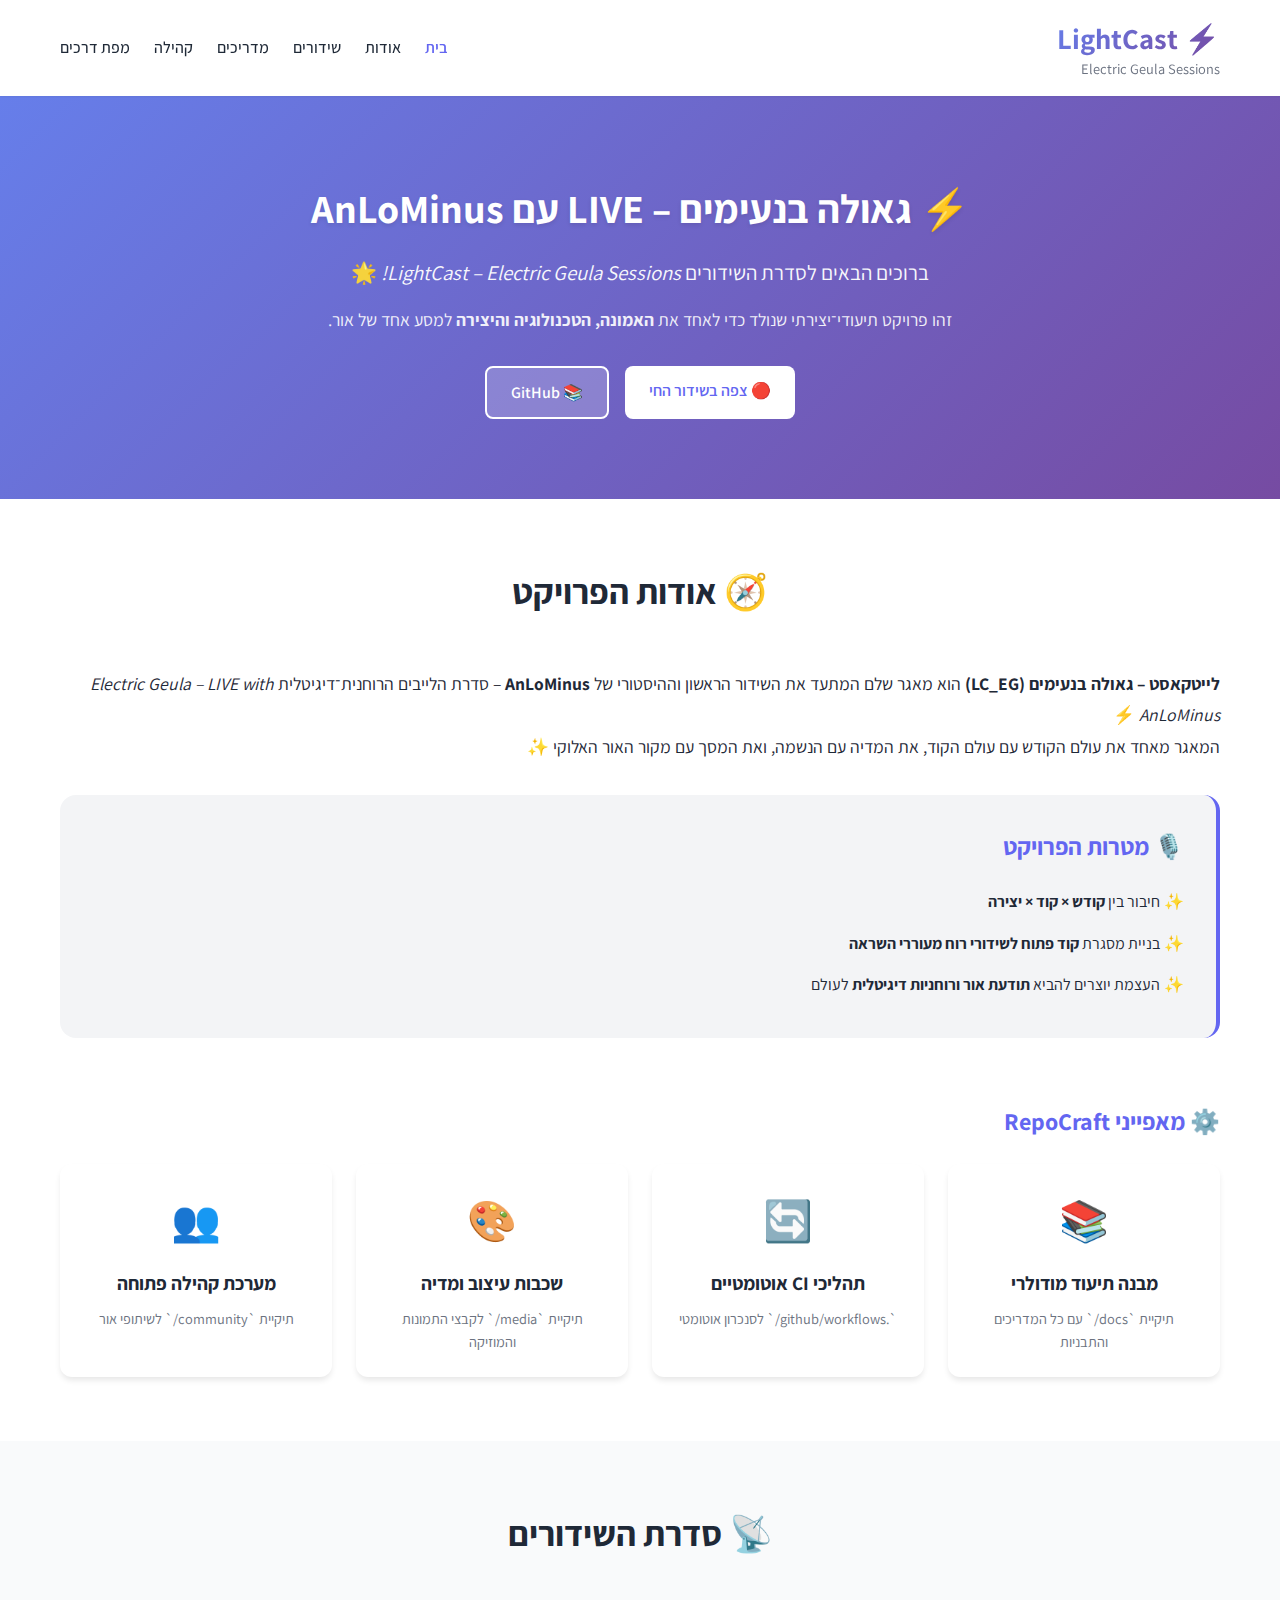
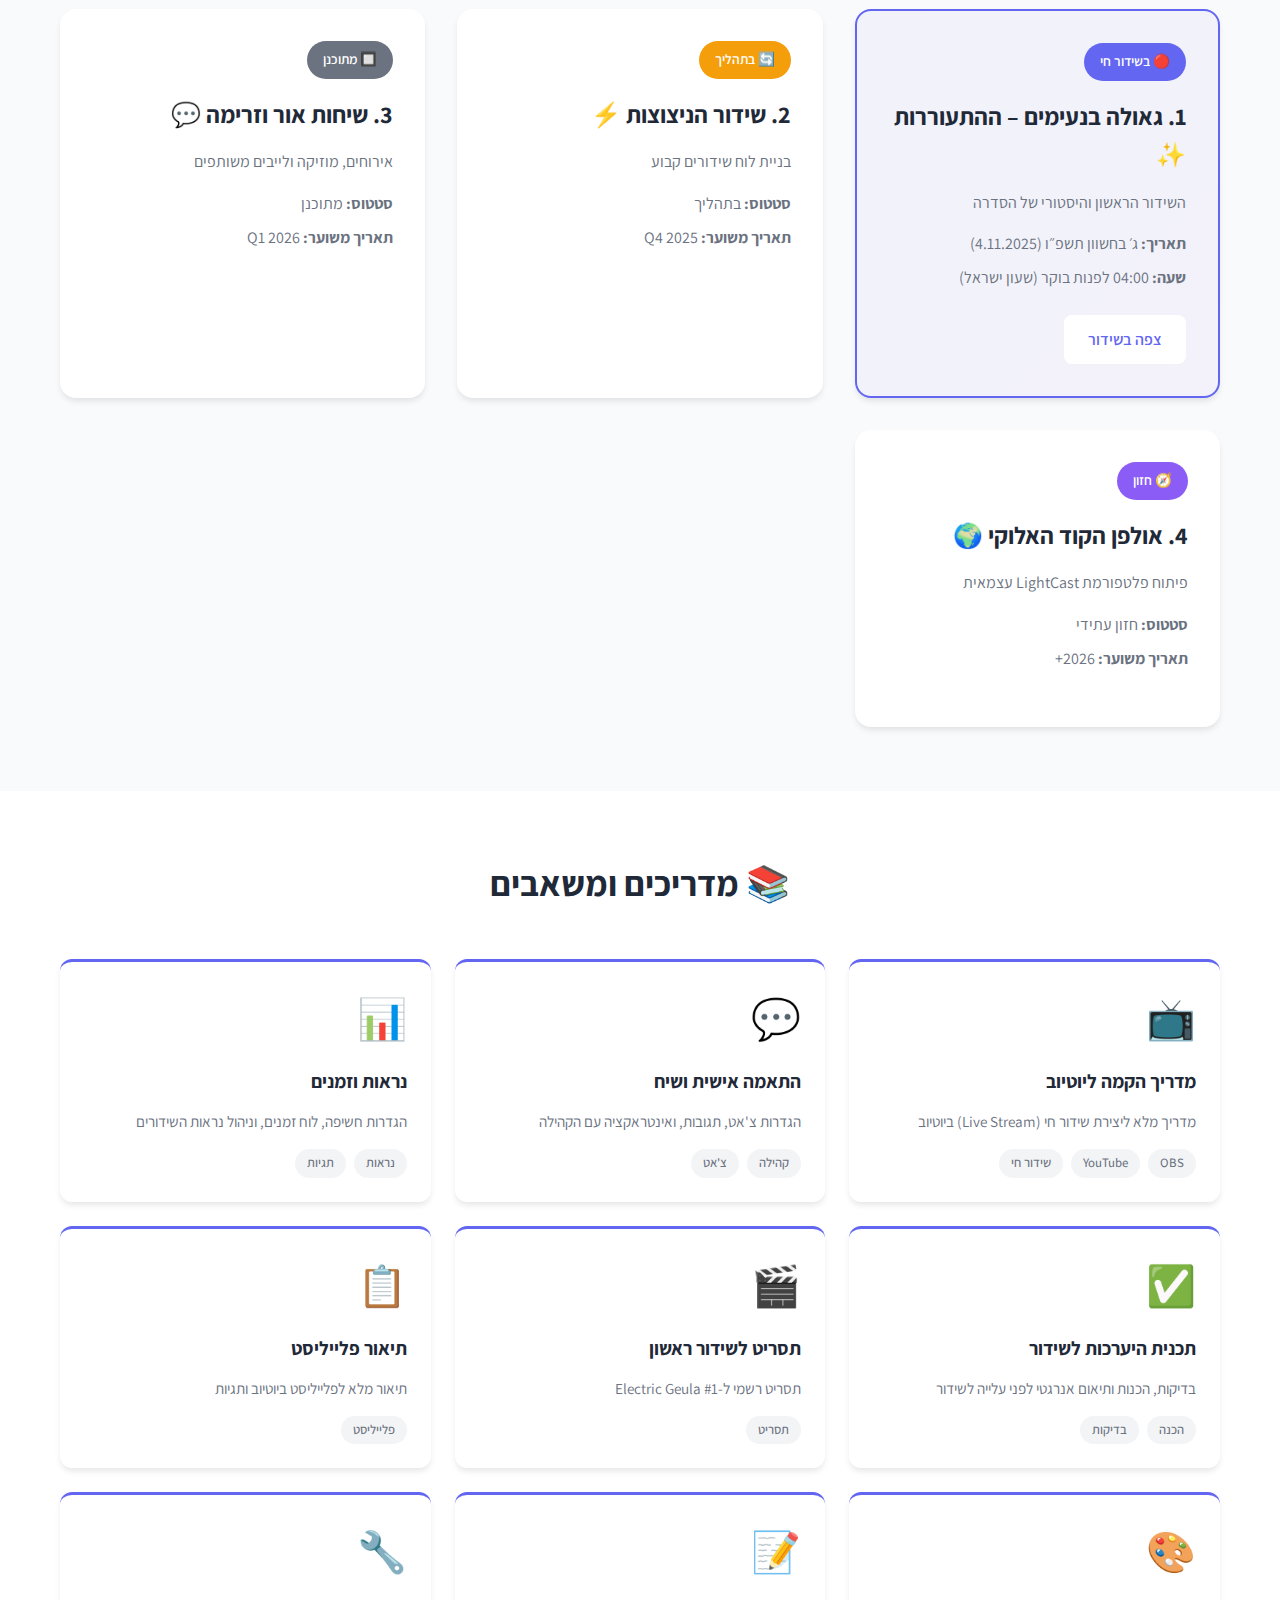
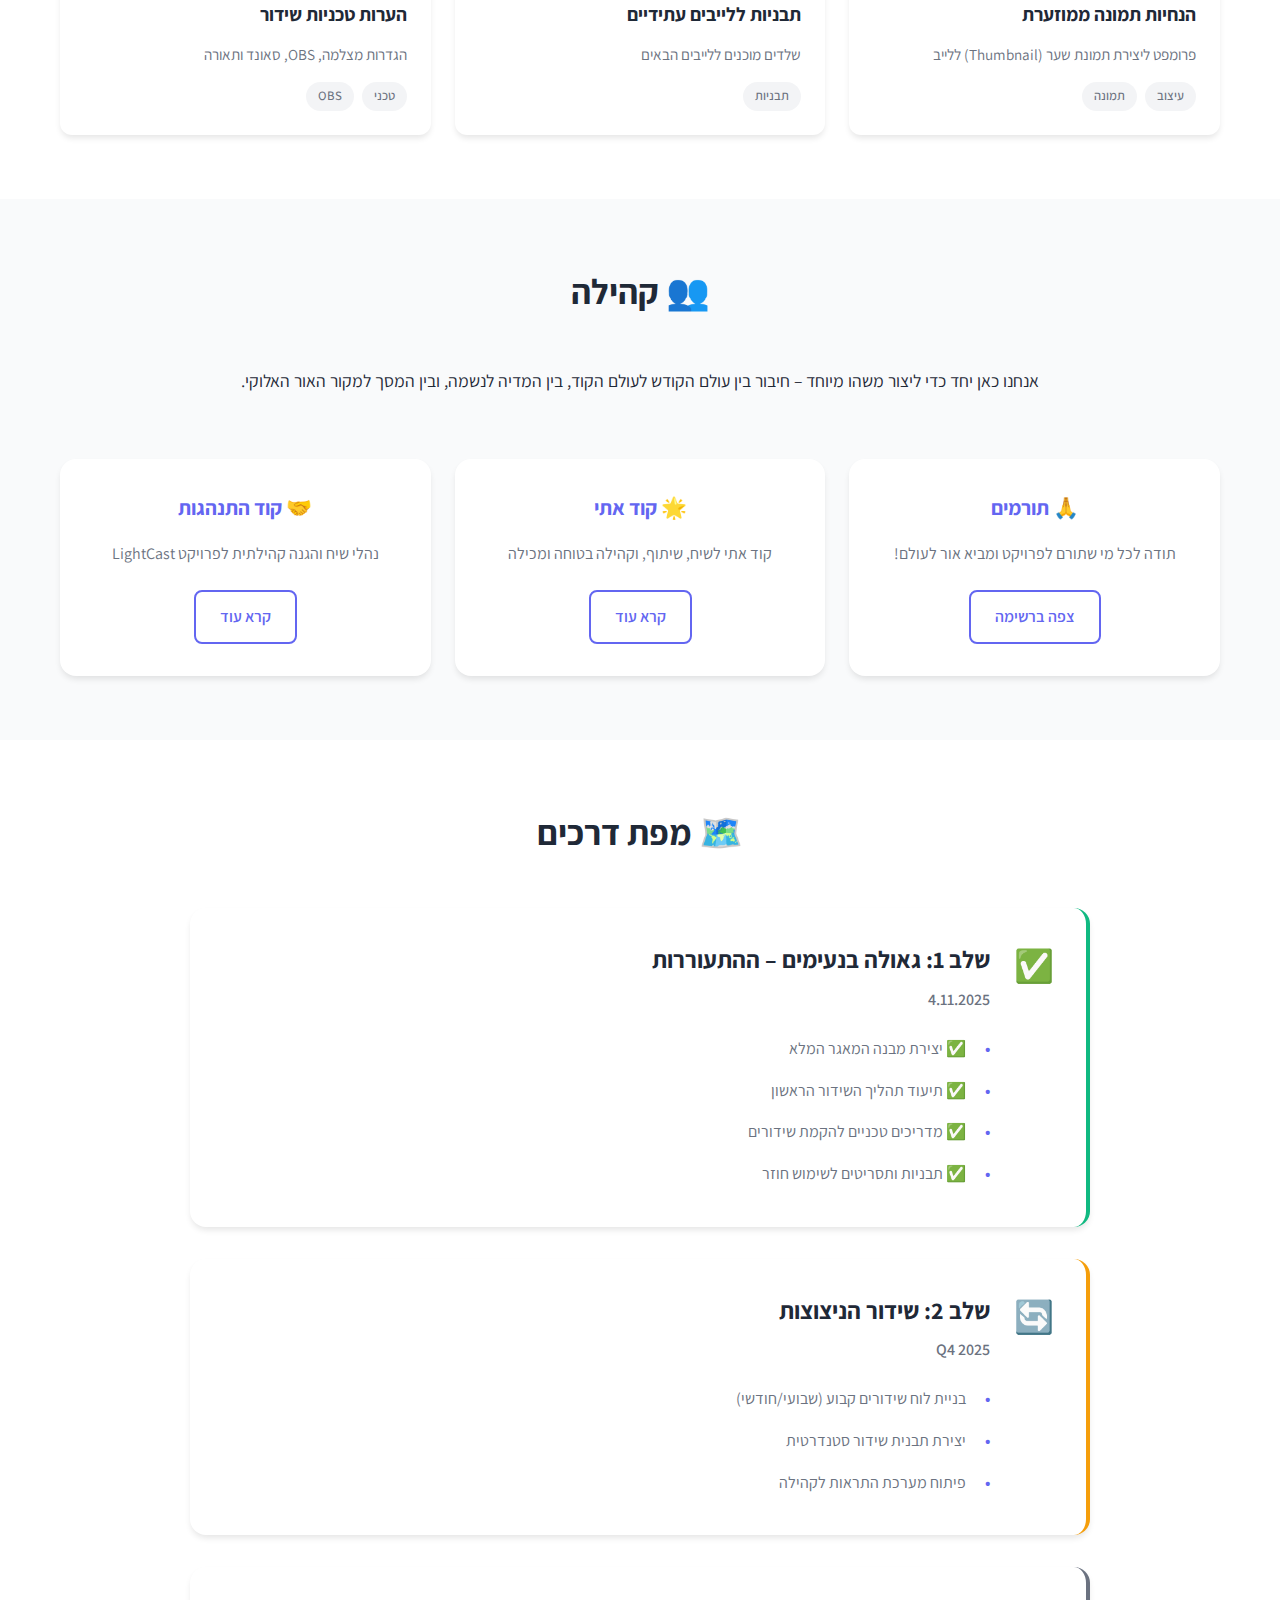
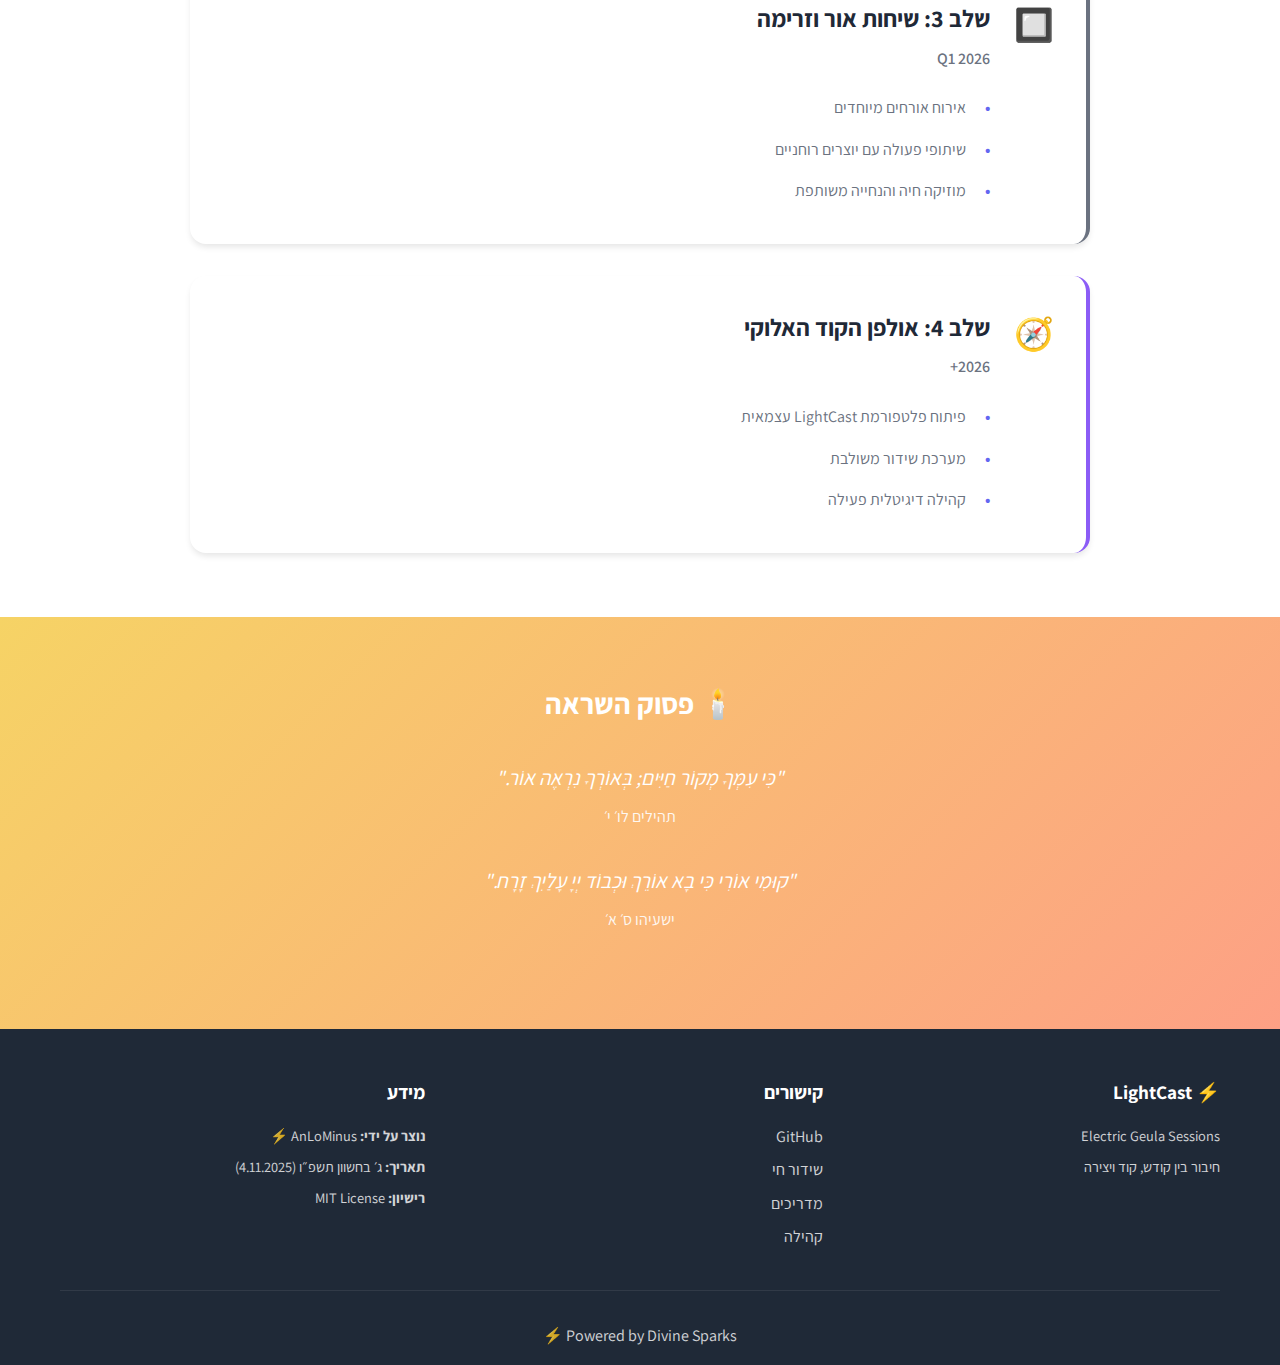
<file: website/index.html>
<!DOCTYPE html>
<html lang="he" dir="rtl">

<head>
    <meta charset="UTF-8">
    <meta name="viewport" content="width=device-width, initial-scale=1.0">
    <title>⚡ LightCast – Electric Geula Sessions</title>
    <link rel="stylesheet" href="styles.css">
    <link rel="preconnect" href="https://fonts.googleapis.com">
    <link rel="preconnect" href="https://fonts.gstatic.com" crossorigin>
    <link href="https://fonts.googleapis.com/css2?family=Assistant:wght@300;400;600;700&display=swap" rel="stylesheet">
</head>

<body>
    <!-- Header -->
    <header class="header">
        <div class="container">
            <div class="logo">
                <h1>⚡ LightCast</h1>
                <p class="subtitle">Electric Geula Sessions</p>
            </div>
            <nav class="nav">
                <a href="#home" class="nav-link">בית</a>
                <a href="#about" class="nav-link">אודות</a>
                <a href="#streams" class="nav-link">שידורים</a>
                <a href="#guides" class="nav-link">מדריכים</a>
                <a href="#community" class="nav-link">קהילה</a>
                <a href="#roadmap" class="nav-link">מפת דרכים</a>
            </nav>
        </div>
    </header>

    <!-- Hero Section -->
    <section id="home" class="hero">
        <div class="container">
            <div class="hero-content">
                <h2 class="hero-title">⚡ גאולה בנעימים – LIVE עם AnLoMinus</h2>
                <p class="hero-subtitle">ברוכים הבאים לסדרת השידורים <em>LightCast – Electric Geula Sessions!</em> 🌟
                </p>
                <p class="hero-description">זהו פרויקט תיעודי־יצירתי שנולד כדי לאחד את <strong>האמונה, הטכנולוגיה
                        והיצירה</strong> למסע אחד של אור.</p>
                <div class="hero-actions">
                    <a href="https://youtube.com/live/lf7FLu1lMvE?feature=share" class="btn btn-primary"
                        target="_blank">🔴 צפה בשידור החי</a>
                    <a href="https://github.com/AnLoMinus/LightCast" class="btn btn-secondary" target="_blank">📚
                        GitHub</a>
                </div>
            </div>
        </div>
    </section>

    <!-- About Section -->
    <section id="about" class="section">
        <div class="container">
            <h2 class="section-title">🧭 אודות הפרויקט</h2>
            <div class="about-content">
                <div class="about-text">
                    <p><strong>לייטקאסט – גאולה בנעימים (LC_EG)</strong> הוא מאגר שלם המתעד את השידור הראשון וההיסטורי
                        של <strong>AnLoMinus</strong> – סדרת הלייבים הרוחנית־דיגיטלית <em>Electric Geula – LIVE with
                            AnLoMinus</em> ⚡</p>
                    <p>המאגר מאחד את עולם הקודש עם עולם הקוד, את המדיה עם הנשמה, ואת המסך עם מקור האור האלוקי ✨</p>
                </div>
                <div class="goals">
                    <h3>🎙️ מטרות הפרויקט</h3>
                    <ul class="goals-list">
                        <li>חיבור בין <strong>קודש × קוד × יצירה</strong></li>
                        <li>בניית מסגרת <strong>קוד פתוח לשידורי רוח מעוררי השראה</strong></li>
                        <li>העצמת יוצרים להביא <strong>תודעת אור ורוחניות דיגיטלית</strong> לעולם</li>
                    </ul>
                </div>
                <div class="features">
                    <h3>⚙️ מאפייני RepoCraft</h3>
                    <div class="features-grid">
                        <div class="feature-card">
                            <div class="feature-icon">📚</div>
                            <h4>מבנה תיעוד מודולרי</h4>
                            <p>תיקיית `docs/` עם כל המדריכים והתבניות</p>
                        </div>
                        <div class="feature-card">
                            <div class="feature-icon">🔄</div>
                            <h4>תהליכי CI אוטומטיים</h4>
                            <p>`.github/workflows/` לסנכרון אוטומטי</p>
                        </div>
                        <div class="feature-card">
                            <div class="feature-icon">🎨</div>
                            <h4>שכבות עיצוב ומדיה</h4>
                            <p>תיקיית `media/` לקבצי התמונות והמוזיקה</p>
                        </div>
                        <div class="feature-card">
                            <div class="feature-icon">👥</div>
                            <h4>מערכת קהילה פתוחה</h4>
                            <p>תיקיית `community/` לשיתופי אור</p>
                        </div>
                    </div>
                </div>
            </div>
        </div>
    </section>

    <!-- Streams Section -->
    <section id="streams" class="section section-alt">
        <div class="container">
            <h2 class="section-title">📡 סדרת השידורים</h2>
            <div class="streams-grid">
                <div class="stream-card featured">
                    <div class="stream-badge">🔴 בשידור חי</div>
                    <h3>1. גאולה בנעימים – ההתעוררות ✨</h3>
                    <p class="stream-description">השידור הראשון והיסטורי של הסדרה</p>
                    <div class="stream-info">
                        <p><strong>תאריך:</strong> ג׳ בחשוון תשפ״ו (4.11.2025)</p>
                        <p><strong>שעה:</strong> 04:00 לפנות בוקר (שעון ישראל)</p>
                    </div>
                    <a href="https://youtube.com/live/lf7FLu1lMvE?feature=share" class="btn btn-primary"
                        target="_blank">צפה בשידור</a>
                </div>
                <div class="stream-card">
                    <div class="stream-badge process">🔄 בתהליך</div>
                    <h3>2. שידור הניצוצות ⚡</h3>
                    <p class="stream-description">בניית לוח שידורים קבוע</p>
                    <div class="stream-info">
                        <p><strong>סטטוס:</strong> בתהליך</p>
                        <p><strong>תאריך משוער:</strong> Q4 2025</p>
                    </div>
                </div>
                <div class="stream-card">
                    <div class="stream-badge planned">🔲 מתוכנן</div>
                    <h3>3. שיחות אור וזרימה 💬</h3>
                    <p class="stream-description">אירוחים, מוזיקה ולייבים משותפים</p>
                    <div class="stream-info">
                        <p><strong>סטטוס:</strong> מתוכנן</p>
                        <p><strong>תאריך משוער:</strong> Q1 2026</p>
                    </div>
                </div>
                <div class="stream-card">
                    <div class="stream-badge vision">🧭 חזון</div>
                    <h3>4. אולפן הקוד האלוקי 🌍</h3>
                    <p class="stream-description">פיתוח פלטפורמת LightCast עצמאית</p>
                    <div class="stream-info">
                        <p><strong>סטטוס:</strong> חזון עתידי</p>
                        <p><strong>תאריך משוער:</strong> 2026+</p>
                    </div>
                </div>
            </div>
        </div>
    </section>

    <!-- Guides Section -->
    <section id="guides" class="section">
        <div class="container">
            <h2 class="section-title">📚 מדריכים ומשאבים</h2>
            <div class="guides-grid">
                <div class="guide-card">
                    <div class="guide-icon">📺</div>
                    <h3>מדריך הקמה ליוטיוב</h3>
                    <p>מדריך מלא ליצירת שידור חי (Live Stream) ביוטיוב</p>
                    <div class="guide-tags">
                        <span class="tag">OBS</span>
                        <span class="tag">YouTube</span>
                        <span class="tag">שידור חי</span>
                    </div>
                </div>
                <div class="guide-card">
                    <div class="guide-icon">💬</div>
                    <h3>התאמה אישית ושיח</h3>
                    <p>הגדרות צ'אט, תגובות, ואינטראקציה עם הקהילה</p>
                    <div class="guide-tags">
                        <span class="tag">קהילה</span>
                        <span class="tag">צ'אט</span>
                    </div>
                </div>
                <div class="guide-card">
                    <div class="guide-icon">📊</div>
                    <h3>נראות וזמנים</h3>
                    <p>הגדרות חשיפה, לוח זמנים, וניהול נראות השידורים</p>
                    <div class="guide-tags">
                        <span class="tag">נראות</span>
                        <span class="tag">תגיות</span>
                    </div>
                </div>
                <div class="guide-card">
                    <div class="guide-icon">✅</div>
                    <h3>תכנית היערכות לשידור</h3>
                    <p>בדיקות, הכנות ותיאום אנרגטי לפני עלייה לשידור</p>
                    <div class="guide-tags">
                        <span class="tag">הכנה</span>
                        <span class="tag">בדיקות</span>
                    </div>
                </div>
                <div class="guide-card">
                    <div class="guide-icon">🎬</div>
                    <h3>תסריט לשידור ראשון</h3>
                    <p>תסריט רשמי ל-Electric Geula #1</p>
                    <div class="guide-tags">
                        <span class="tag">תסריט</span>
                    </div>
                </div>
                <div class="guide-card">
                    <div class="guide-icon">📋</div>
                    <h3>תיאור פלייליסט</h3>
                    <p>תיאור מלא לפלייליסט ביוטיוב ותגיות</p>
                    <div class="guide-tags">
                        <span class="tag">פלייליסט</span>
                    </div>
                </div>
                <div class="guide-card">
                    <div class="guide-icon">🎨</div>
                    <h3>הנחיות תמונה ממוזערת</h3>
                    <p>פרומפט ליצירת תמונת שער (Thumbnail) ללייב</p>
                    <div class="guide-tags">
                        <span class="tag">עיצוב</span>
                        <span class="tag">תמונה</span>
                    </div>
                </div>
                <div class="guide-card">
                    <div class="guide-icon">📝</div>
                    <h3>תבניות ללייבים עתידיים</h3>
                    <p>שלדים מוכנים ללייבים הבאים</p>
                    <div class="guide-tags">
                        <span class="tag">תבניות</span>
                    </div>
                </div>
                <div class="guide-card">
                    <div class="guide-icon">🔧</div>
                    <h3>הערות טכניות שידור</h3>
                    <p>הגדרות מצלמה, OBS, סאונד ותאורה</p>
                    <div class="guide-tags">
                        <span class="tag">טכני</span>
                        <span class="tag">OBS</span>
                    </div>
                </div>
            </div>
        </div>
    </section>

    <!-- Community Section -->
    <section id="community" class="section section-alt">
        <div class="container">
            <h2 class="section-title">👥 קהילה</h2>
            <div class="community-content">
                <div class="community-text">
                    <p>אנחנו כאן יחד כדי ליצור משהו מיוחד – חיבור בין עולם הקודש לעולם הקוד, בין המדיה לנשמה, ובין המסך
                        למקור האור האלוקי.</p>
                </div>
                <div class="community-cards">
                    <div class="community-card">
                        <h3>🙏 תורמים</h3>
                        <p>תודה לכל מי שתורם לפרויקט ומביא אור לעולם!</p>
                        <a href="https://github.com/AnLoMinus/LightCast/blob/main/community/CONTRIBUTORS.md"
                            class="btn btn-outline" target="_blank">צפה ברשימה</a>
                    </div>
                    <div class="community-card">
                        <h3>🌟 קוד אתי</h3>
                        <p>קוד אתי לשיח, שיתוף, וקהילה בטוחה ומכילה</p>
                        <a href="https://github.com/AnLoMinus/LightCast/blob/main/community/COMMUNITY_GUIDELINES.md"
                            class="btn btn-outline" target="_blank">קרא עוד</a>
                    </div>
                    <div class="community-card">
                        <h3>🤝 קוד התנהגות</h3>
                        <p>נהלי שיח והגנה קהילתית לפרויקט LightCast</p>
                        <a href="https://github.com/AnLoMinus/LightCast/blob/main/community/CODE_OF_CONDUCT.md"
                            class="btn btn-outline" target="_blank">קרא עוד</a>
                    </div>
                </div>
            </div>
        </div>
    </section>

    <!-- Roadmap Section -->
    <section id="roadmap" class="section">
        <div class="container">
            <h2 class="section-title">🗺️ מפת דרכים</h2>
            <div class="roadmap-content">
                <div class="roadmap-item completed">
                    <div class="roadmap-status">✅</div>
                    <div class="roadmap-content-inner">
                        <h3>שלב 1: גאולה בנעימים – ההתעוררות</h3>
                        <p class="roadmap-date">4.11.2025</p>
                        <ul>
                            <li>✅ יצירת מבנה המאגר המלא</li>
                            <li>✅ תיעוד תהליך השידור הראשון</li>
                            <li>✅ מדריכים טכניים להקמת שידורים</li>
                            <li>✅ תבניות ותסריטים לשימוש חוזר</li>
                        </ul>
                    </div>
                </div>
                <div class="roadmap-item in-progress">
                    <div class="roadmap-status">🔄</div>
                    <div class="roadmap-content-inner">
                        <h3>שלב 2: שידור הניצוצות</h3>
                        <p class="roadmap-date">Q4 2025</p>
                        <ul>
                            <li>בניית לוח שידורים קבוע (שבועי/חודשי)</li>
                            <li>יצירת תבנית שידור סטנדרטית</li>
                            <li>פיתוח מערכת התראות לקהילה</li>
                        </ul>
                    </div>
                </div>
                <div class="roadmap-item planned">
                    <div class="roadmap-status">🔲</div>
                    <div class="roadmap-content-inner">
                        <h3>שלב 3: שיחות אור וזרימה</h3>
                        <p class="roadmap-date">Q1 2026</p>
                        <ul>
                            <li>אירוח אורחים מיוחדים</li>
                            <li>שיתופי פעולה עם יוצרים רוחניים</li>
                            <li>מוזיקה חיה והנחייה משותפת</li>
                        </ul>
                    </div>
                </div>
                <div class="roadmap-item vision">
                    <div class="roadmap-status">🧭</div>
                    <div class="roadmap-content-inner">
                        <h3>שלב 4: אולפן הקוד האלוקי</h3>
                        <p class="roadmap-date">2026+</p>
                        <ul>
                            <li>פיתוח פלטפורמת LightCast עצמאית</li>
                            <li>מערכת שידור משולבת</li>
                            <li>קהילה דיגיטלית פעילה</li>
                        </ul>
                    </div>
                </div>
            </div>
        </div>
    </section>

    <!-- Inspiration Section -->
    <section class="section section-inspiration">
        <div class="container">
            <div class="inspiration-box">
                <h3>🕯️ פסוק השראה</h3>
                <blockquote>
                    <p>"כִּי עִמְּךָ מְקוֹר חַיִּים; בְּאוֹרְךָ נִרְאֶה אוֹר."</p>
                    <cite>תהילים לו׳ י׳</cite>
                </blockquote>
                <blockquote>
                    <p>"קוּמִי אוֹרִי כִּי בָא אוֹרֵךְ וּכְבוֹד יְיָ עָלַיִךְ זָרָח."</p>
                    <cite>ישעיהו ס׳ א׳</cite>
                </blockquote>
            </div>
        </div>
    </section>

    <!-- Footer -->
    <footer class="footer">
        <div class="container">
            <div class="footer-content">
                <div class="footer-section">
                    <h4>⚡ LightCast</h4>
                    <p>Electric Geula Sessions</p>
                    <p>חיבור בין קודש, קוד ויצירה</p>
                </div>
                <div class="footer-section">
                    <h4>קישורים</h4>
                    <ul class="footer-links">
                        <li><a href="https://github.com/AnLoMinus/LightCast" target="_blank">GitHub</a></li>
                        <li><a href="https://youtube.com/live/lf7FLu1lMvE?feature=share" target="_blank">שידור חי</a>
                        </li>
                        <li><a href="#guides">מדריכים</a></li>
                        <li><a href="#community">קהילה</a></li>
                    </ul>
                </div>
                <div class="footer-section">
                    <h4>מידע</h4>
                    <p><strong>נוצר על ידי:</strong> AnLoMinus ⚡</p>
                    <p><strong>תאריך:</strong> ג׳ בחשוון תשפ״ו (4.11.2025)</p>
                    <p><strong>רישיון:</strong> MIT License</p>
                </div>
            </div>
            <div class="footer-bottom">
                <p>Powered by Divine Sparks ⚡</p>
            </div>
        </div>
    </footer>

    <script src="scripts.js"></script>
</body>

</html>
</file>
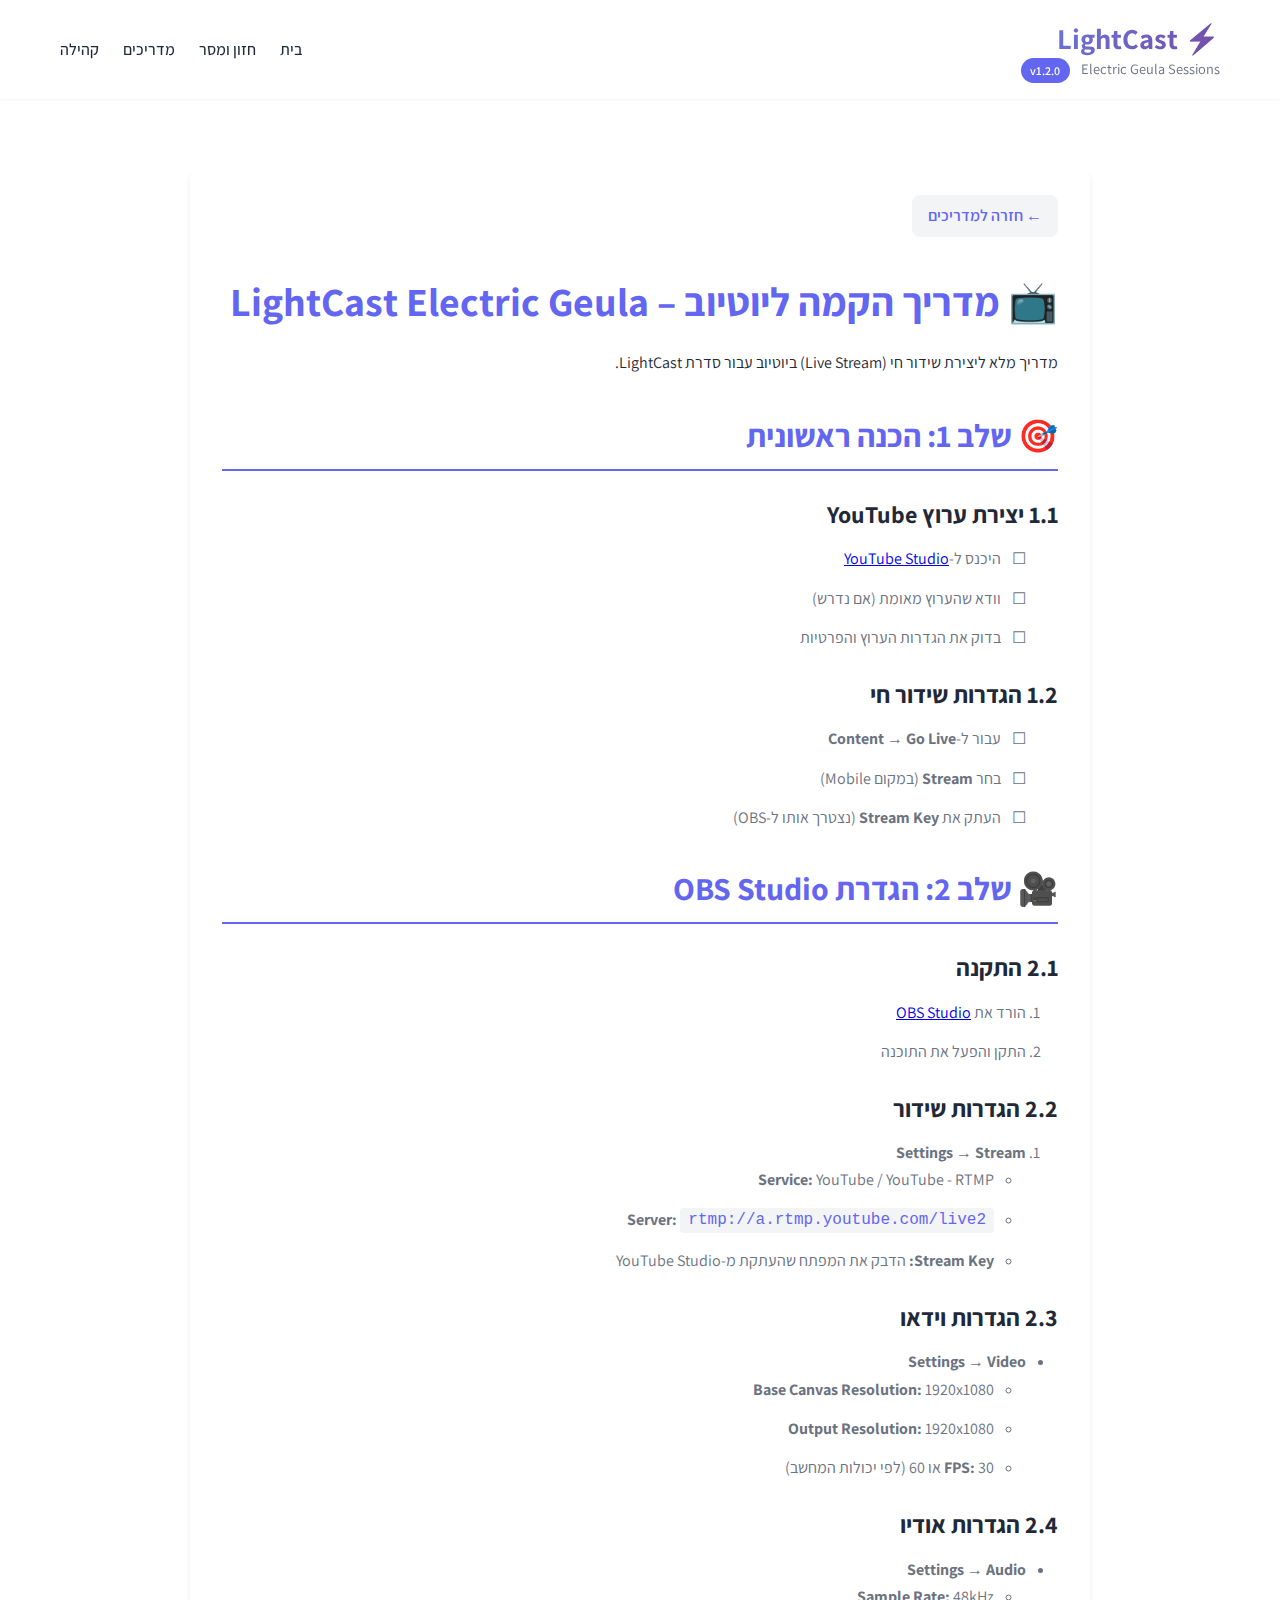
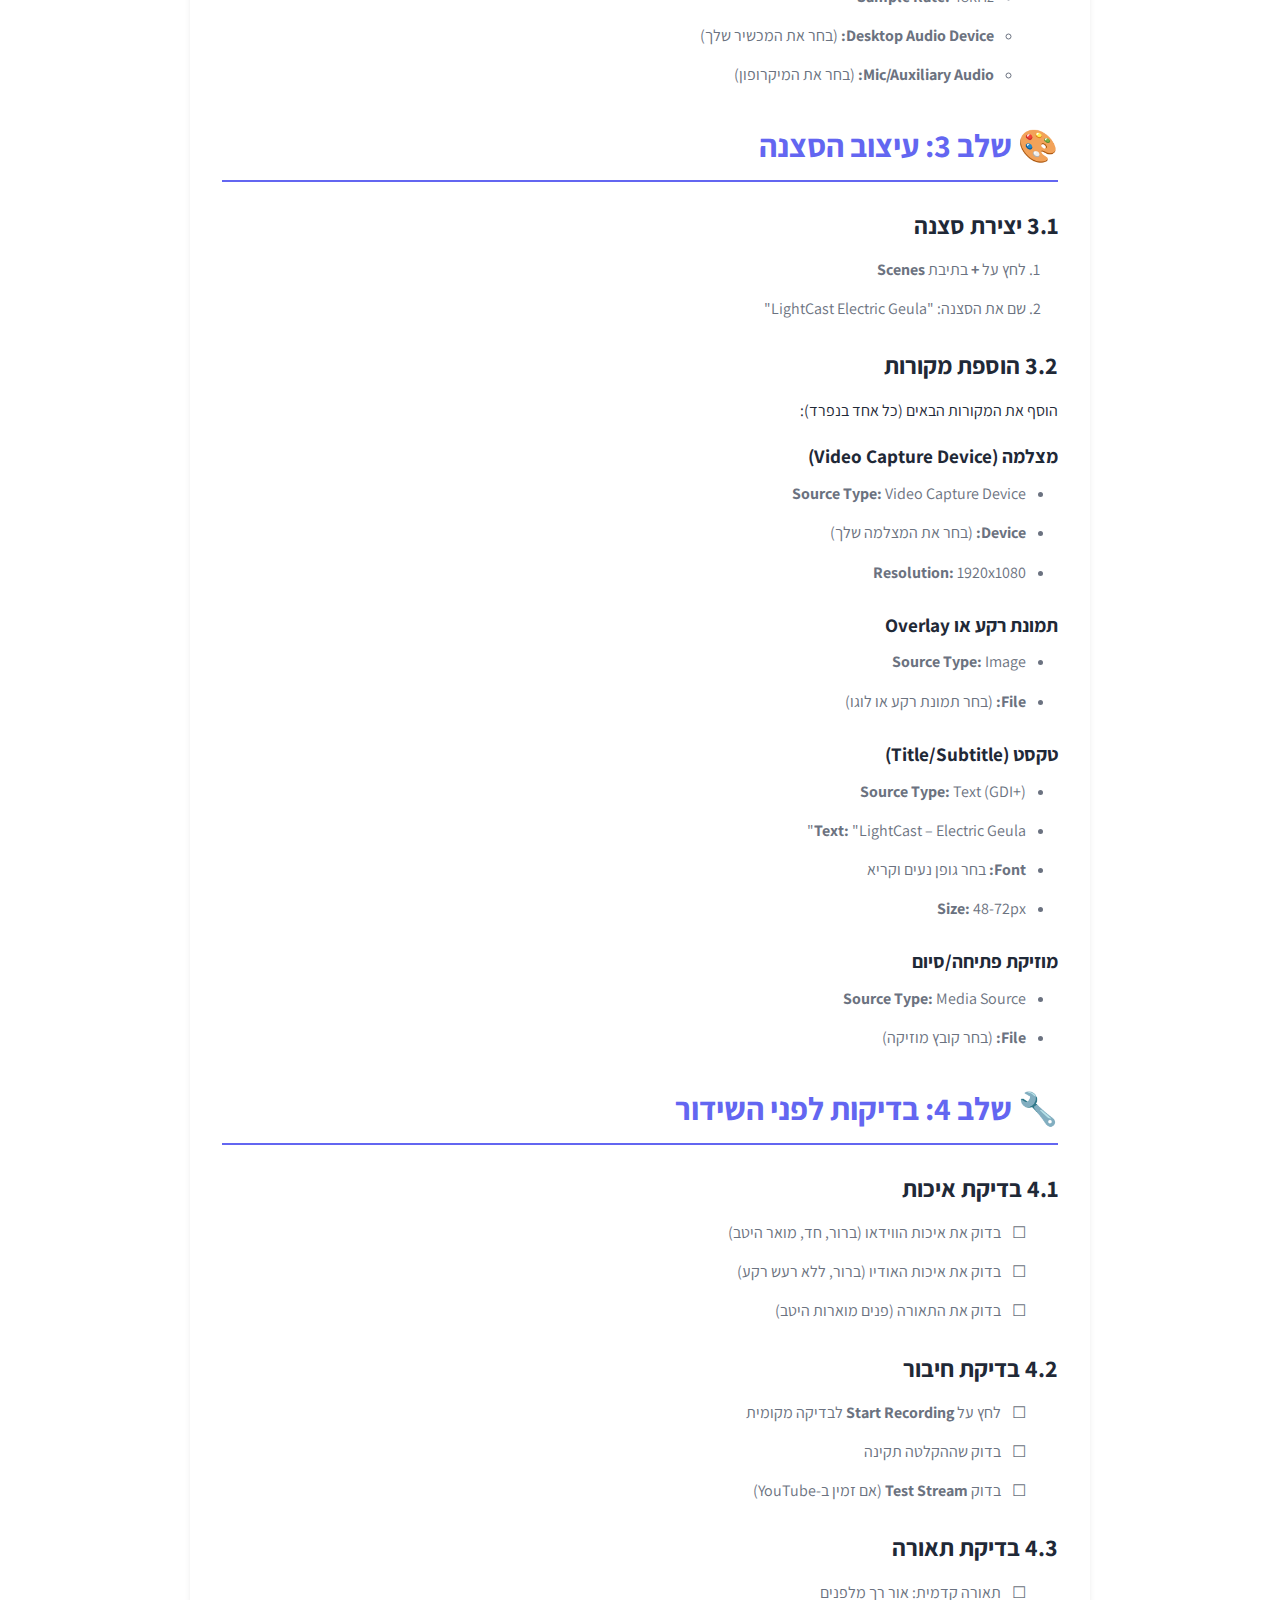
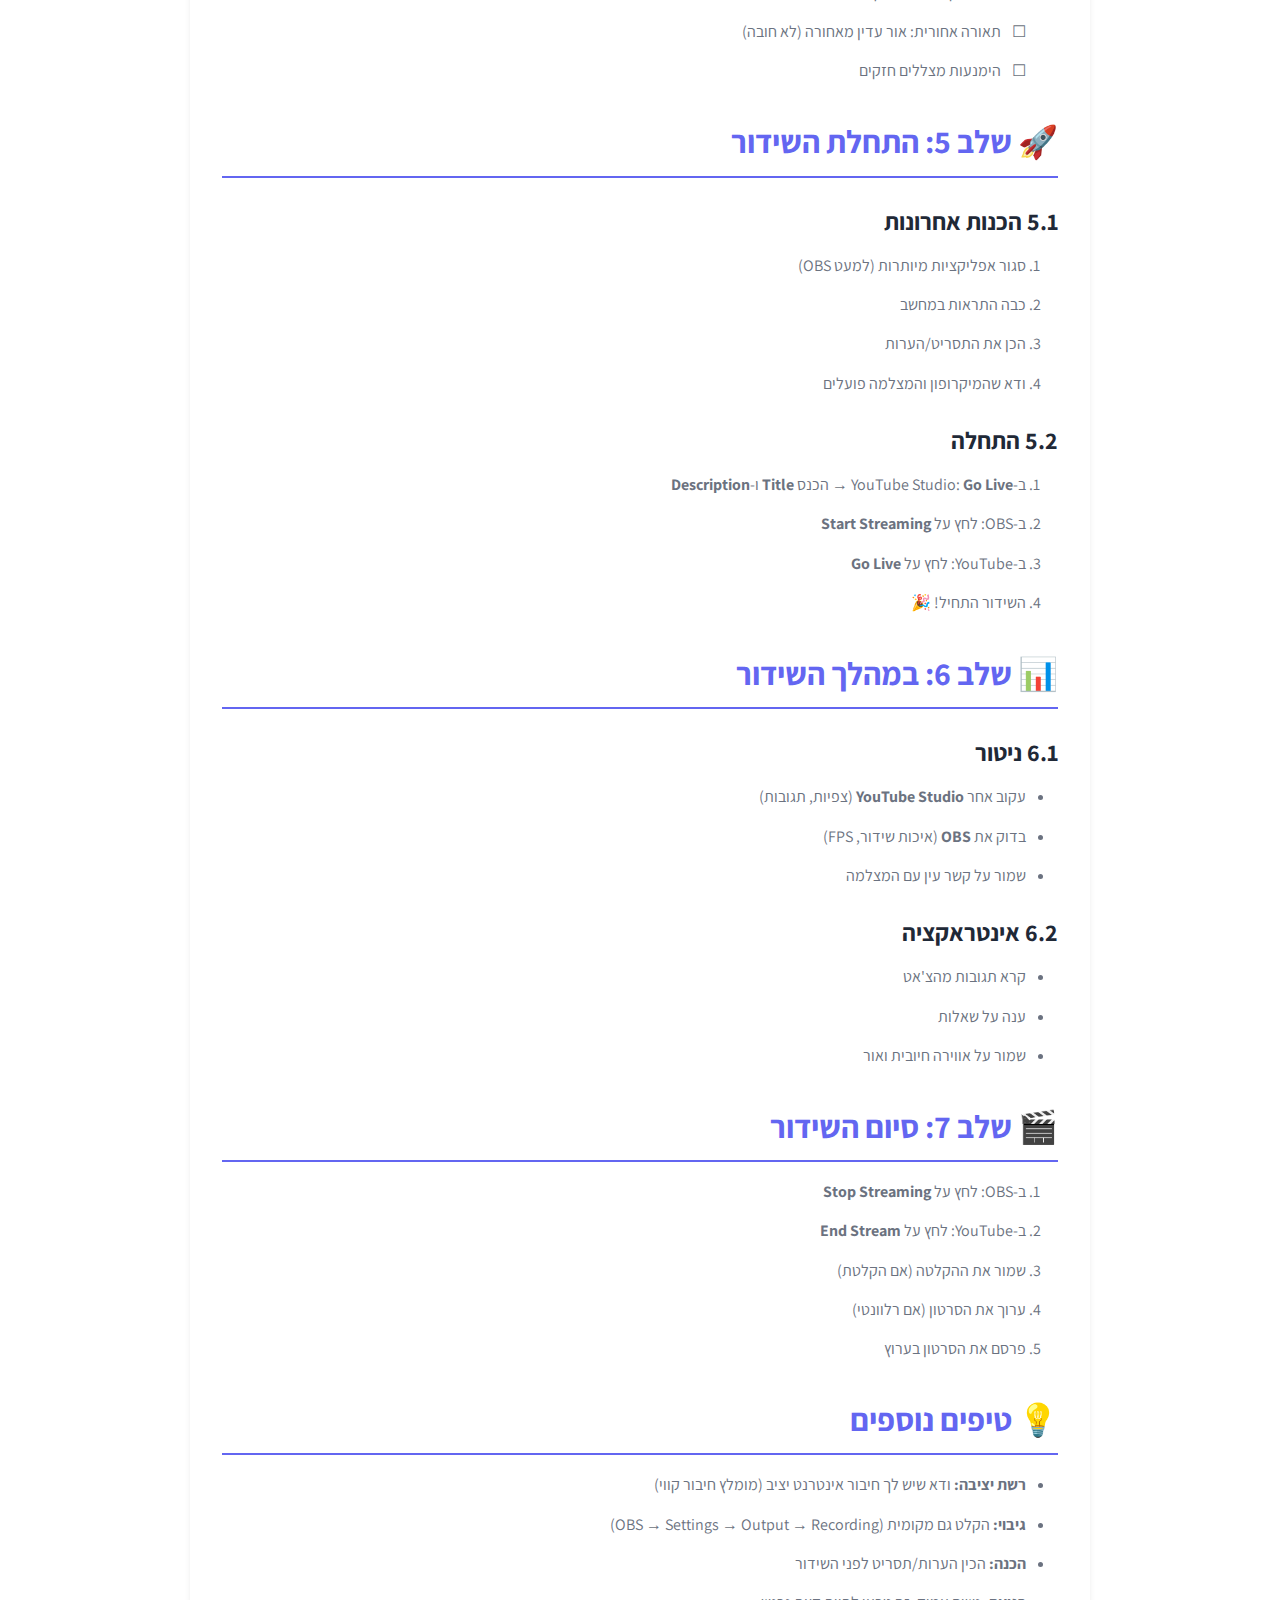
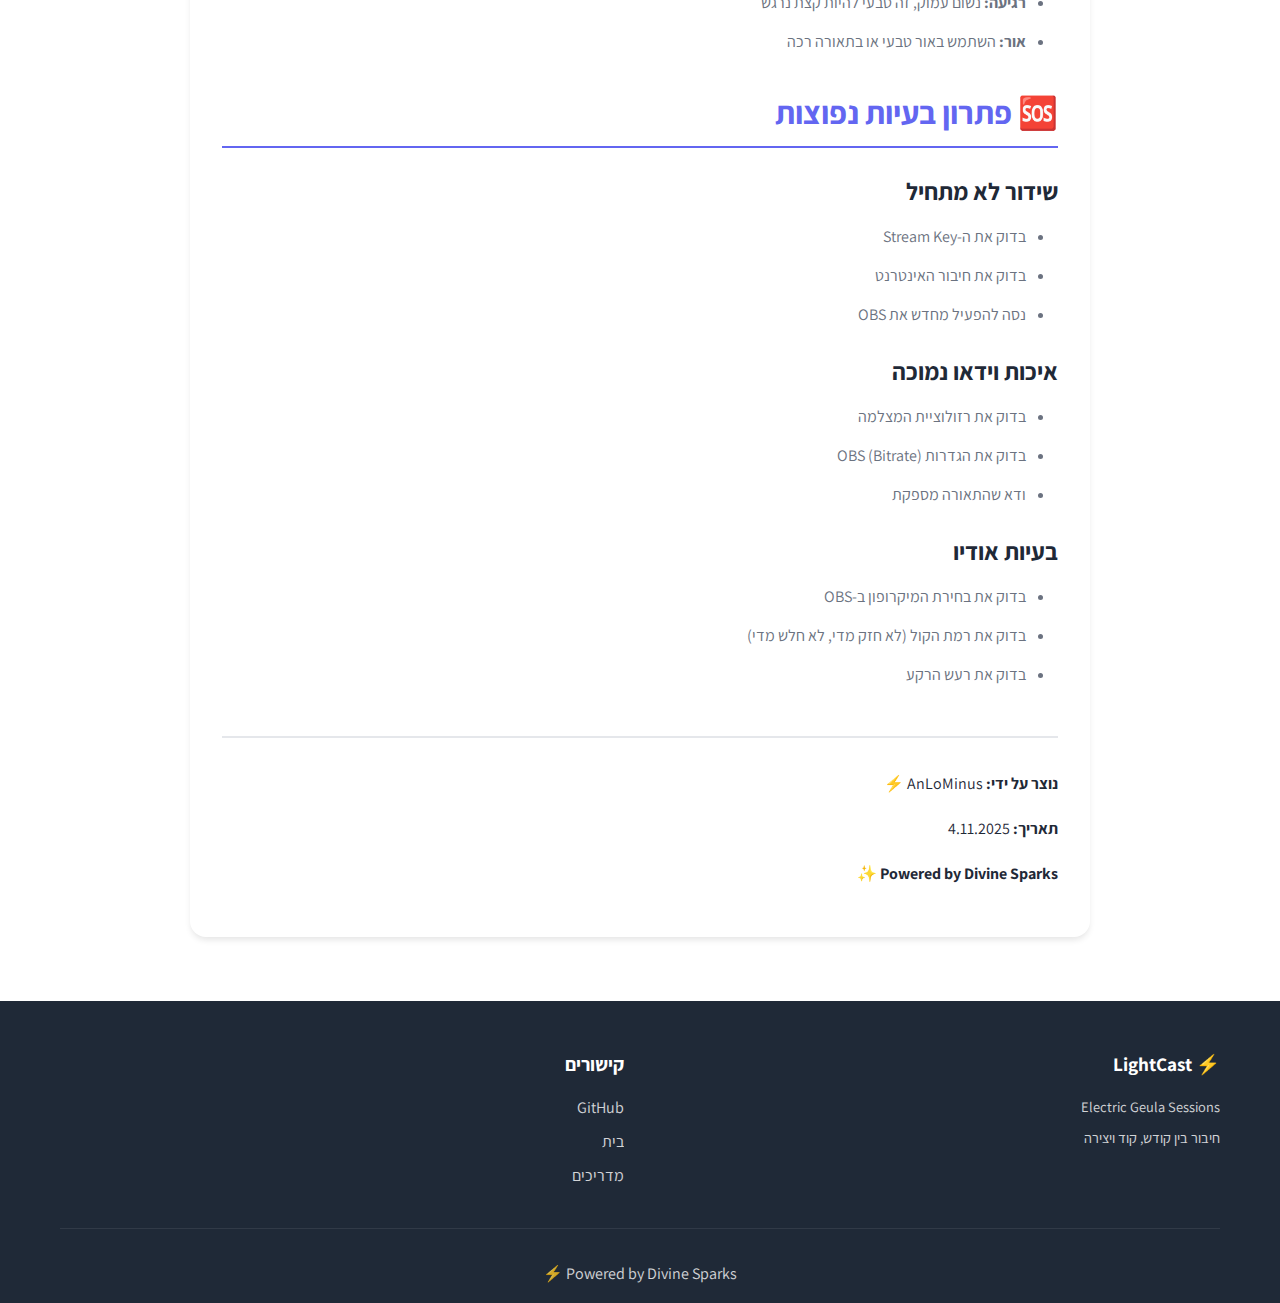
<file: guides/01_youtube_setup.html>
<!DOCTYPE html>
<html lang="he" dir="rtl">
<head>
    <meta charset="UTF-8">
    <meta name="viewport" content="width=device-width, initial-scale=1.0">
    <title>📺 מדריך הקמה ליוטיוב – LightCast Electric Geula</title>
    <link rel="stylesheet" href="../styles.css">
    <link rel="preconnect" href="https://fonts.googleapis.com">
    <link rel="preconnect" href="https://fonts.gstatic.com" crossorigin>
    <link href="https://fonts.googleapis.com/css2?family=Assistant:wght@300;400;600;700&display=swap" rel="stylesheet">
    <style>
        .guide-content {
            max-width: 900px;
            margin: 0 auto;
            padding: 2rem;
            background: white;
            border-radius: 1rem;
            box-shadow: var(--shadow-md);
        }
        .guide-content h1 {
            font-size: 2.5rem;
            margin-bottom: 1rem;
            color: var(--primary-color);
        }
        .guide-content h2 {
            font-size: 2rem;
            margin-top: 2rem;
            margin-bottom: 1rem;
            color: var(--primary-color);
            border-bottom: 2px solid var(--primary-color);
            padding-bottom: 0.5rem;
        }
        .guide-content h3 {
            font-size: 1.5rem;
            margin-top: 1.5rem;
            margin-bottom: 0.75rem;
            color: var(--text-primary);
        }
        .guide-content h4 {
            font-size: 1.2rem;
            margin-top: 1rem;
            margin-bottom: 0.5rem;
            color: var(--text-primary);
        }
        .guide-content p {
            line-height: 1.8;
            margin-bottom: 1rem;
            color: var(--text-primary);
        }
        .guide-content ul, .guide-content ol {
            margin-bottom: 1.5rem;
            padding-right: 2rem;
        }
        .guide-content li {
            margin-bottom: 0.75rem;
            line-height: 1.7;
            color: var(--text-secondary);
        }
        .guide-content code {
            background: var(--bg-alt);
            padding: 0.2rem 0.5rem;
            border-radius: 0.25rem;
            font-family: 'Courier New', monospace;
            color: var(--primary-color);
        }
        .guide-content blockquote {
            border-right: 4px solid var(--primary-color);
            padding-right: 1rem;
            margin: 1.5rem 0;
            font-style: italic;
            color: var(--text-secondary);
        }
        .back-link {
            display: inline-block;
            margin-bottom: 2rem;
            color: var(--primary-color);
            text-decoration: none;
            font-weight: 600;
            padding: 0.5rem 1rem;
            background: var(--bg-alt);
            border-radius: 0.5rem;
            transition: all 0.3s ease;
        }
        .back-link:hover {
            background: var(--primary-color);
            color: white;
            transform: translateX(-5px);
        }
        .checklist {
            list-style: none;
            padding: 0;
        }
        .checklist li::before {
            content: "☐ ";
            margin-left: 0.5rem;
        }
    </style>
</head>
<body>
    <!-- Header -->
    <header class="header">
        <div class="container">
            <div class="logo">
                <h1>⚡ LightCast</h1>
                <p class="subtitle">Electric Geula Sessions <span class="version-badge">v1.2.0</span></p>
            </div>
            <nav class="nav">
                <a href="../index.html" class="nav-link">בית</a>
                <a href="../index.html#vision" class="nav-link">חזון ומסר</a>
                <a href="../index.html#guides" class="nav-link">מדריכים</a>
                <a href="../index.html#community" class="nav-link">קהילה</a>
            </nav>
        </div>
    </header>

    <!-- Guide Content -->
    <section class="section">
        <div class="container">
            <div class="guide-content">
                <a href="../index.html#guides" class="back-link">← חזרה למדריכים</a>
                
                <h1>📺 מדריך הקמה ליוטיוב – LightCast Electric Geula</h1>
                <p>מדריך מלא ליצירת שידור חי (Live Stream) ביוטיוב עבור סדרת LightCast.</p>

                <h2>🎯 שלב 1: הכנה ראשונית</h2>

                <h3>1.1 יצירת ערוץ YouTube</h3>
                <ul class="checklist">
                    <li>היכנס ל-<a href="https://studio.youtube.com" target="_blank">YouTube Studio</a></li>
                    <li>וודא שהערוץ מאומת (אם נדרש)</li>
                    <li>בדוק את הגדרות הערוץ והפרטיות</li>
                </ul>

                <h3>1.2 הגדרות שידור חי</h3>
                <ul class="checklist">
                    <li>עבור ל-<strong>Content</strong> → <strong>Go Live</strong></li>
                    <li>בחר <strong>Stream</strong> (במקום Mobile)</li>
                    <li>העתק את <strong>Stream Key</strong> (נצטרך אותו ל-OBS)</li>
                </ul>

                <h2>🎥 שלב 2: הגדרת OBS Studio</h2>

                <h3>2.1 התקנה</h3>
                <ol>
                    <li>הורד את <a href="https://obsproject.com/" target="_blank">OBS Studio</a></li>
                    <li>התקן והפעל את התוכנה</li>
                </ol>

                <h3>2.2 הגדרות שידור</h3>
                <ol>
                    <li><strong>Settings</strong> → <strong>Stream</strong>
                        <ul>
                            <li><strong>Service:</strong> YouTube / YouTube - RTMP</li>
                            <li><strong>Server:</strong> <code>rtmp://a.rtmp.youtube.com/live2</code></li>
                            <li><strong>Stream Key:</strong> הדבק את המפתח שהעתקת מ-YouTube Studio</li>
                        </ul>
                    </li>
                </ol>

                <h3>2.3 הגדרות וידאו</h3>
                <ul>
                    <li><strong>Settings</strong> → <strong>Video</strong>
                        <ul>
                            <li><strong>Base Canvas Resolution:</strong> 1920x1080</li>
                            <li><strong>Output Resolution:</strong> 1920x1080</li>
                            <li><strong>FPS:</strong> 30 או 60 (לפי יכולות המחשב)</li>
                        </ul>
                    </li>
                </ul>

                <h3>2.4 הגדרות אודיו</h3>
                <ul>
                    <li><strong>Settings</strong> → <strong>Audio</strong>
                        <ul>
                            <li><strong>Sample Rate:</strong> 48kHz</li>
                            <li><strong>Desktop Audio Device:</strong> (בחר את המכשיר שלך)</li>
                            <li><strong>Mic/Auxiliary Audio:</strong> (בחר את המיקרופון)</li>
                        </ul>
                    </li>
                </ul>

                <h2>🎨 שלב 3: עיצוב הסצנה</h2>

                <h3>3.1 יצירת סצנה</h3>
                <ol>
                    <li>לחץ על <strong>+</strong> בתיבת <strong>Scenes</strong></li>
                    <li>שם את הסצנה: "LightCast Electric Geula"</li>
                </ol>

                <h3>3.2 הוספת מקורות</h3>
                <p>הוסף את המקורות הבאים (כל אחד בנפרד):</p>

                <h4>מצלמה (Video Capture Device)</h4>
                <ul>
                    <li><strong>Source Type:</strong> Video Capture Device</li>
                    <li><strong>Device:</strong> (בחר את המצלמה שלך)</li>
                    <li><strong>Resolution:</strong> 1920x1080</li>
                </ul>

                <h4>תמונת רקע או Overlay</h4>
                <ul>
                    <li><strong>Source Type:</strong> Image</li>
                    <li><strong>File:</strong> (בחר תמונת רקע או לוגו)</li>
                </ul>

                <h4>טקסט (Title/Subtitle)</h4>
                <ul>
                    <li><strong>Source Type:</strong> Text (GDI+)</li>
                    <li><strong>Text:</strong> "LightCast – Electric Geula"</li>
                    <li><strong>Font:</strong> בחר גופן נעים וקריא</li>
                    <li><strong>Size:</strong> 48-72px</li>
                </ul>

                <h4>מוזיקת פתיחה/סיום</h4>
                <ul>
                    <li><strong>Source Type:</strong> Media Source</li>
                    <li><strong>File:</strong> (בחר קובץ מוזיקה)</li>
                </ul>

                <h2>🔧 שלב 4: בדיקות לפני השידור</h2>

                <h3>4.1 בדיקת איכות</h3>
                <ul class="checklist">
                    <li>בדוק את איכות הווידאו (ברור, חד, מואר היטב)</li>
                    <li>בדוק את איכות האודיו (ברור, ללא רעש רקע)</li>
                    <li>בדוק את התאורה (פנים מוארות היטב)</li>
                </ul>

                <h3>4.2 בדיקת חיבור</h3>
                <ul class="checklist">
                    <li>לחץ על <strong>Start Recording</strong> לבדיקה מקומית</li>
                    <li>בדוק שההקלטה תקינה</li>
                    <li>בדוק <strong>Test Stream</strong> (אם זמין ב-YouTube)</li>
                </ul>

                <h3>4.3 בדיקת תאורה</h3>
                <ul class="checklist">
                    <li>תאורה קדמית: אור רך מלפנים</li>
                    <li>תאורה אחורית: אור עדין מאחורה (לא חובה)</li>
                    <li>הימנעות מצללים חזקים</li>
                </ul>

                <h2>🚀 שלב 5: התחלת השידור</h2>

                <h3>5.1 הכנות אחרונות</h3>
                <ol>
                    <li>סגור אפליקציות מיותרות (למעט OBS)</li>
                    <li>כבה התראות במחשב</li>
                    <li>הכן את התסריט/הערות</li>
                    <li>ודא שהמיקרופון והמצלמה פועלים</li>
                </ol>

                <h3>5.2 התחלה</h3>
                <ol>
                    <li>ב-YouTube Studio: <strong>Go Live</strong> → הכנס <strong>Title</strong> ו-<strong>Description</strong></li>
                    <li>ב-OBS: לחץ על <strong>Start Streaming</strong></li>
                    <li>ב-YouTube: לחץ על <strong>Go Live</strong></li>
                    <li>השידור התחיל! 🎉</li>
                </ol>

                <h2>📊 שלב 6: במהלך השידור</h2>

                <h3>6.1 ניטור</h3>
                <ul>
                    <li>עקוב אחר <strong>YouTube Studio</strong> (צפיות, תגובות)</li>
                    <li>בדוק את <strong>OBS</strong> (איכות שידור, FPS)</li>
                    <li>שמור על קשר עין עם המצלמה</li>
                </ul>

                <h3>6.2 אינטראקציה</h3>
                <ul>
                    <li>קרא תגובות מהצ'אט</li>
                    <li>ענה על שאלות</li>
                    <li>שמור על אווירה חיובית ואור</li>
                </ul>

                <h2>🎬 שלב 7: סיום השידור</h2>
                <ol>
                    <li>ב-OBS: לחץ על <strong>Stop Streaming</strong></li>
                    <li>ב-YouTube: לחץ על <strong>End Stream</strong></li>
                    <li>שמור את ההקלטה (אם הקלטת)</li>
                    <li>ערוך את הסרטון (אם רלוונטי)</li>
                    <li>פרסם את הסרטון בערוץ</li>
                </ol>

                <h2>💡 טיפים נוספים</h2>
                <ul>
                    <li><strong>רשת יציבה:</strong> ודא שיש לך חיבור אינטרנט יציב (מומלץ חיבור קווי)</li>
                    <li><strong>גיבוי:</strong> הקלט גם מקומית (OBS → Settings → Output → Recording)</li>
                    <li><strong>הכנה:</strong> הכין הערות/תסריט לפני השידור</li>
                    <li><strong>רגיעה:</strong> נשום עמוק, זה טבעי להיות קצת נרגש</li>
                    <li><strong>אור:</strong> השתמש באור טבעי או בתאורה רכה</li>
                </ul>

                <h2>🆘 פתרון בעיות נפוצות</h2>

                <h3>שידור לא מתחיל</h3>
                <ul>
                    <li>בדוק את ה-Stream Key</li>
                    <li>בדוק את חיבור האינטרנט</li>
                    <li>נסה להפעיל מחדש את OBS</li>
                </ul>

                <h3>איכות וידאו נמוכה</h3>
                <ul>
                    <li>בדוק את רזולוציית המצלמה</li>
                    <li>בדוק את הגדרות OBS (Bitrate)</li>
                    <li>ודא שהתאורה מספקת</li>
                </ul>

                <h3>בעיות אודיו</h3>
                <ul>
                    <li>בדוק את בחירת המיקרופון ב-OBS</li>
                    <li>בדוק את רמת הקול (לא חזק מדי, לא חלש מדי)</li>
                    <li>בדוק את רעש הרקע</li>
                </ul>

                <div style="margin-top: 3rem; padding-top: 2rem; border-top: 2px solid var(--border-color);">
                    <p><strong>נוצר על ידי:</strong> AnLoMinus ⚡</p>
                    <p><strong>תאריך:</strong> 4.11.2025</p>
                    <p><strong>Powered by Divine Sparks</strong> ✨</p>
                </div>
            </div>
        </div>
    </section>

    <!-- Footer -->
    <footer class="footer">
        <div class="container">
            <div class="footer-content">
                <div class="footer-section">
                    <h4>⚡ LightCast</h4>
                    <p>Electric Geula Sessions</p>
                    <p>חיבור בין קודש, קוד ויצירה</p>
                </div>
                <div class="footer-section">
                    <h4>קישורים</h4>
                    <ul class="footer-links">
                        <li><a href="https://github.com/AnLoMinus/LightCast" target="_blank">GitHub</a></li>
                        <li><a href="../index.html">בית</a></li>
                        <li><a href="../index.html#guides">מדריכים</a></li>
                    </ul>
                </div>
            </div>
            <div class="footer-bottom">
                <p>Powered by Divine Sparks ⚡</p>
            </div>
        </div>
    </footer>

    <script src="../scripts.js"></script>
</body>
</html>
</file>
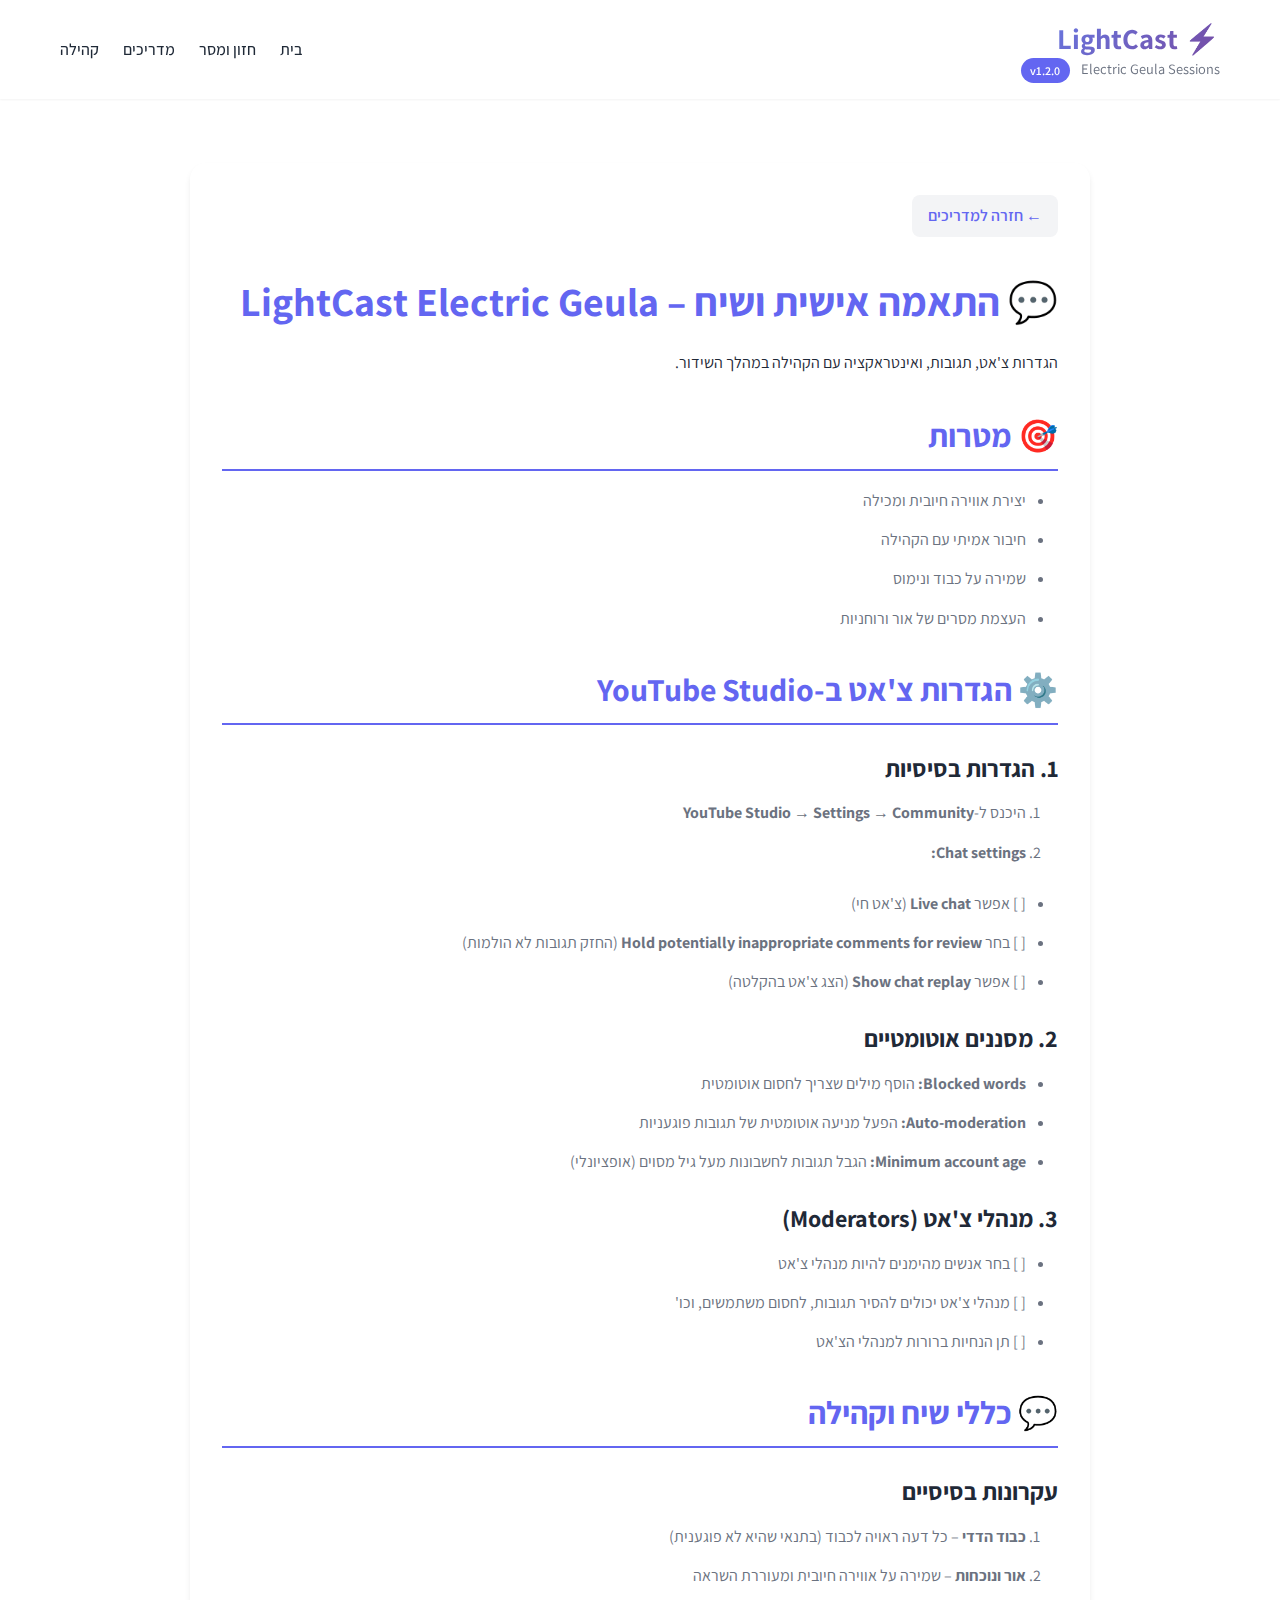
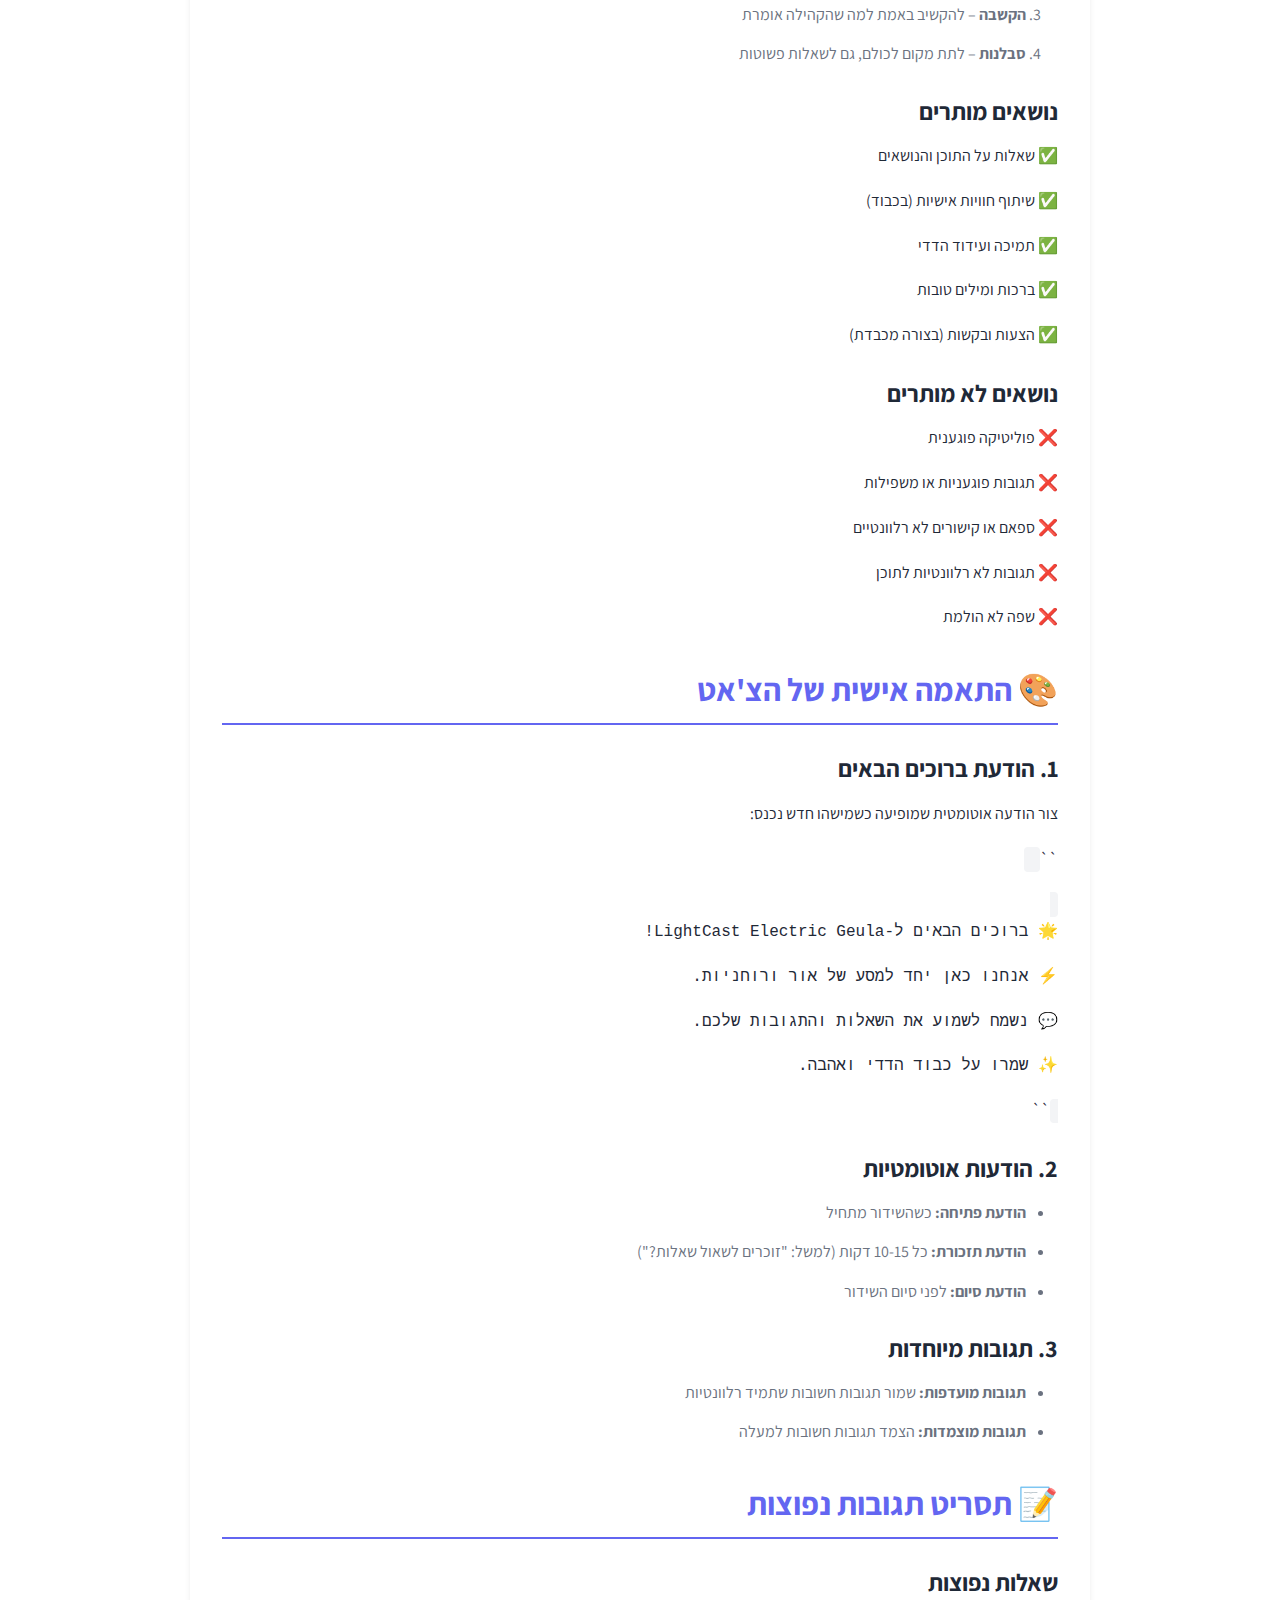
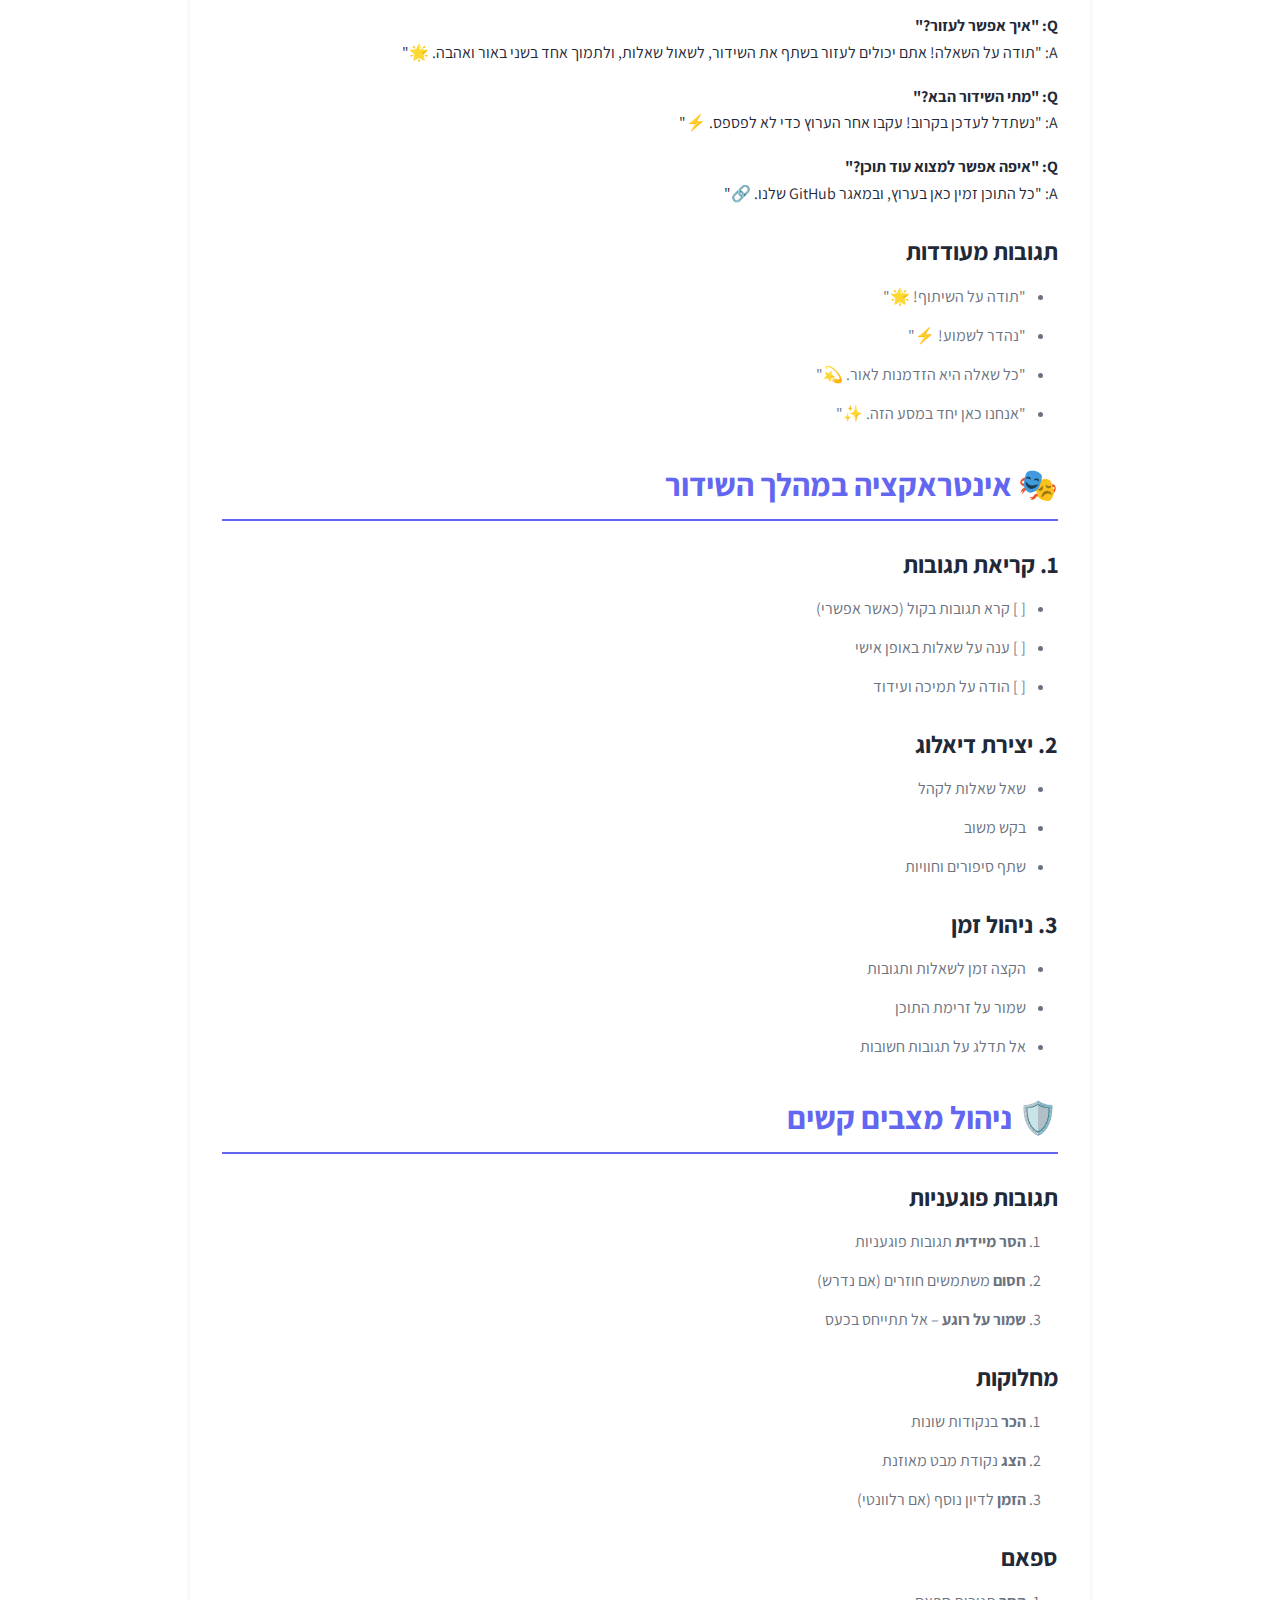
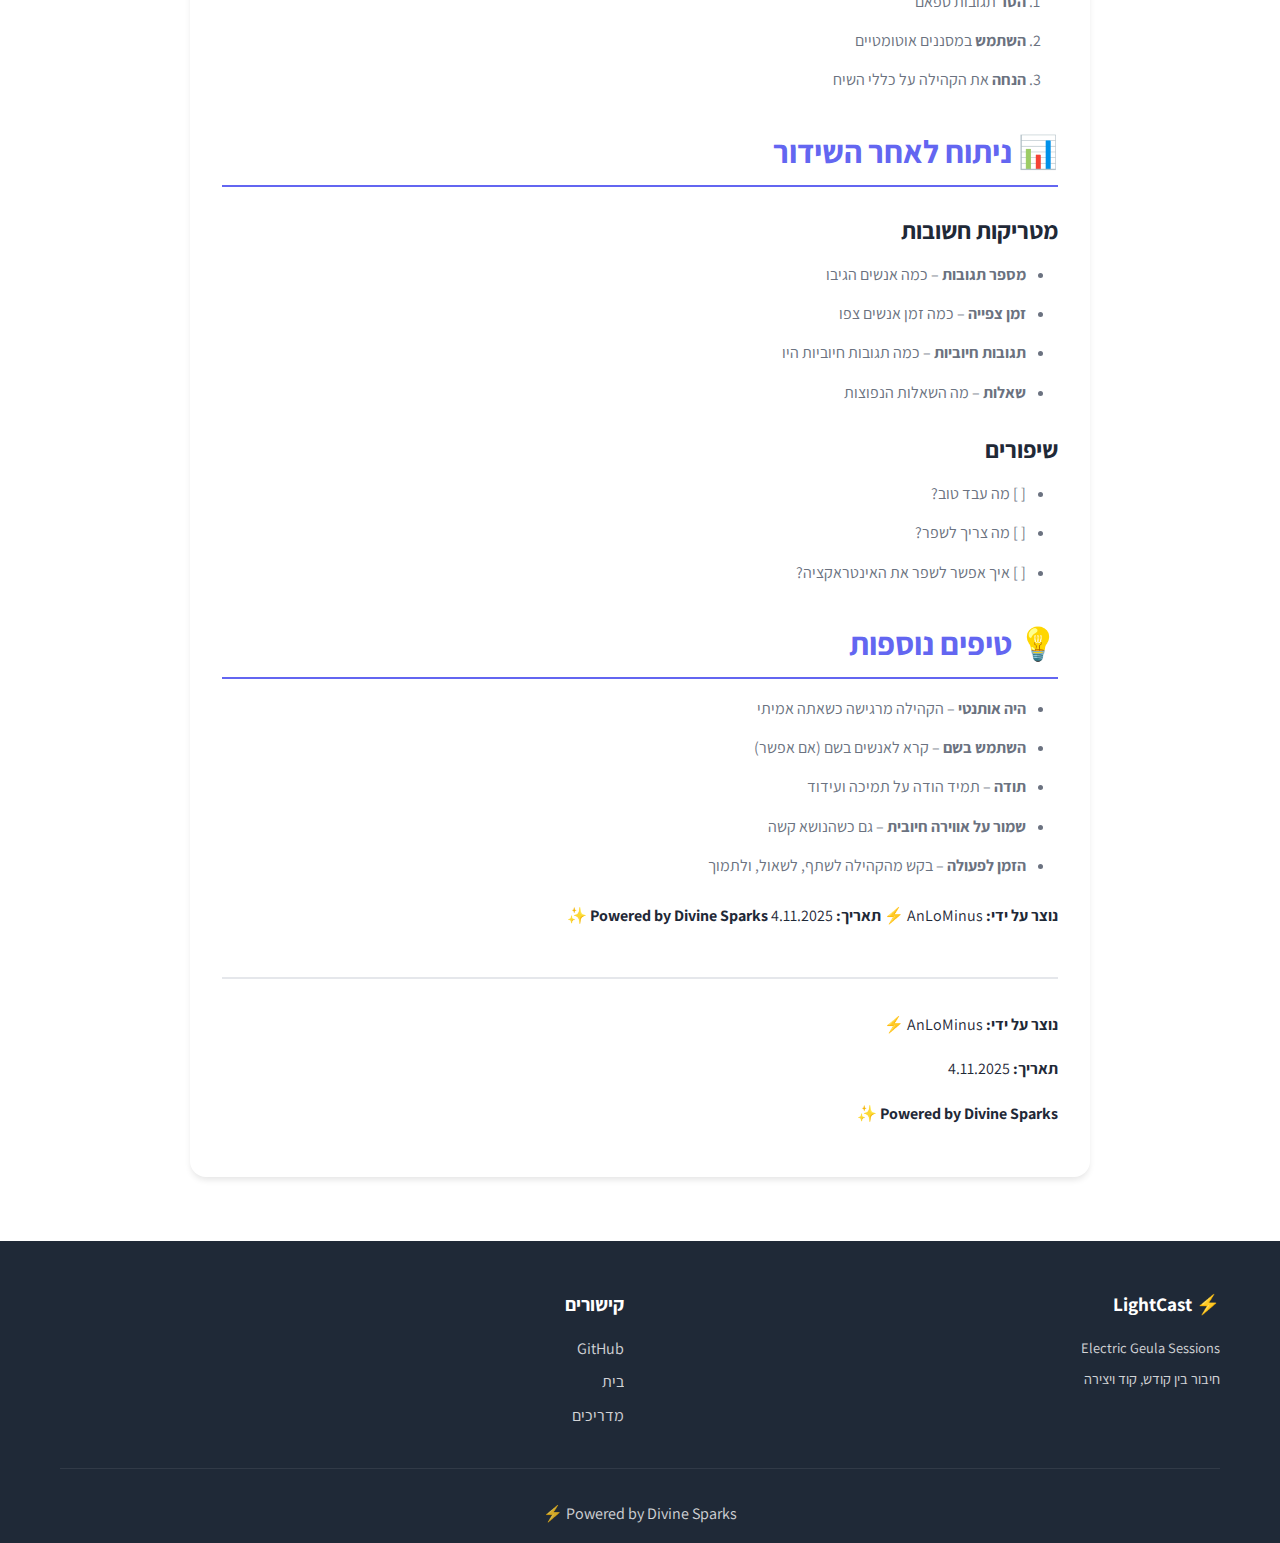
<file: guides/02_chat_customization.html>
<!DOCTYPE html>
<html lang="he" dir="rtl">
<head>
    <meta charset="UTF-8">
    <meta name="viewport" content="width=device-width, initial-scale=1.0">
    <title>💬 התאמה אישית ושיח – LightCast Electric Geula</title>
    <link rel="stylesheet" href="../styles.css">
    <link rel="preconnect" href="https://fonts.googleapis.com">
    <link rel="preconnect" href="https://fonts.gstatic.com" crossorigin>
    <link href="https://fonts.googleapis.com/css2?family=Assistant:wght@300;400;600;700&display=swap" rel="stylesheet">
    <style>
        .guide-content {
            max-width: 900px;
            margin: 0 auto;
            padding: 2rem;
            background: white;
            border-radius: 1rem;
            box-shadow: var(--shadow-md);
        }
        .guide-content h1 {
            font-size: 2.5rem;
            margin-bottom: 1rem;
            color: var(--primary-color);
        }
        .guide-content h2 {
            font-size: 2rem;
            margin-top: 2rem;
            margin-bottom: 1rem;
            color: var(--primary-color);
            border-bottom: 2px solid var(--primary-color);
            padding-bottom: 0.5rem;
        }
        .guide-content h3 {
            font-size: 1.5rem;
            margin-top: 1.5rem;
            margin-bottom: 0.75rem;
            color: var(--text-primary);
        }
        .guide-content h4 {
            font-size: 1.2rem;
            margin-top: 1rem;
            margin-bottom: 0.5rem;
            color: var(--text-primary);
        }
        .guide-content p {
            line-height: 1.8;
            margin-bottom: 1rem;
            color: var(--text-primary);
        }
        .guide-content ul, .guide-content ol {
            margin-bottom: 1.5rem;
            padding-right: 2rem;
        }
        .guide-content li {
            margin-bottom: 0.75rem;
            line-height: 1.7;
            color: var(--text-secondary);
        }
        .guide-content code {
            background: var(--bg-alt);
            padding: 0.2rem 0.5rem;
            border-radius: 0.25rem;
            font-family: 'Courier New', monospace;
            color: var(--primary-color);
        }
        .back-link {
            display: inline-block;
            margin-bottom: 2rem;
            color: var(--primary-color);
            text-decoration: none;
            font-weight: 600;
            padding: 0.5rem 1rem;
            background: var(--bg-alt);
            border-radius: 0.5rem;
            transition: all 0.3s ease;
        }
        .back-link:hover {
            background: var(--primary-color);
            color: white;
            transform: translateX(-5px);
        }
    </style>
</head>
<body>
    <header class="header">
        <div class="container">
            <div class="logo">
                <h1>⚡ LightCast</h1>
                <p class="subtitle">Electric Geula Sessions <span class="version-badge">v1.2.0</span></p>
            </div>
            <nav class="nav">
                <a href="../index.html" class="nav-link">בית</a>
                <a href="../index.html#vision" class="nav-link">חזון ומסר</a>
                <a href="../index.html#guides" class="nav-link">מדריכים</a>
                <a href="../index.html#community" class="nav-link">קהילה</a>
            </nav>
        </div>
    </header>

    <section class="section">
        <div class="container">
            <div class="guide-content">
                <a href="../index.html#guides" class="back-link">← חזרה למדריכים</a>
                <h1>💬 התאמה אישית ושיח – LightCast Electric Geula</h1>
<p>הגדרות צ'אט, תגובות, ואינטראקציה עם הקהילה במהלך השידור.</p>
<h2>🎯 מטרות</h2>
<ul>
<li>יצירת אווירה חיובית ומכילה</li>
<li>חיבור אמיתי עם הקהילה</li>
<li>שמירה על כבוד ונימוס</li>
<li>העצמת מסרים של אור ורוחניות</li>
</ul>
<h2>⚙️ הגדרות צ'אט ב-YouTube Studio</h2>
<h3>1. הגדרות בסיסיות</h3>
<ol>
<li>היכנס ל-<strong>YouTube Studio</strong> → <strong>Settings</strong> → <strong>Community</strong></li>
<li><strong>Chat settings:</strong></li>
</ol>
<ul>
<li>[ ] אפשר <strong>Live chat</strong> (צ'אט חי)</li>
<li>[ ] בחר <strong>Hold potentially inappropriate comments for review</strong> (החזק תגובות לא הולמות)</li>
<li>[ ] אפשר <strong>Show chat replay</strong> (הצג צ'אט בהקלטה)</li>
</ul>
<h3>2. מסננים אוטומטיים</h3>
<ul>
<li><strong>Blocked words:</strong> הוסף מילים שצריך לחסום אוטומטית</li>
<li><strong>Auto-moderation:</strong> הפעל מניעה אוטומטית של תגובות פוגעניות</li>
<li><strong>Minimum account age:</strong> הגבל תגובות לחשבונות מעל גיל מסוים (אופציונלי)</li>
</ul>
<h3>3. מנהלי צ'אט (Moderators)</h3>
<ul>
<li>[ ] בחר אנשים מהימנים להיות מנהלי צ'אט</li>
<li>[ ] מנהלי צ'אט יכולים להסיר תגובות, לחסום משתמשים, וכו'</li>
<li>[ ] תן הנחיות ברורות למנהלי הצ'אט</li>
</ul>
<h2>💬 כללי שיח וקהילה</h2>
<h3>עקרונות בסיסיים</h3>
<ol>
<li><strong>כבוד הדדי</strong> – כל דעה ראויה לכבוד (בתנאי שהיא לא פוגענית)</li>
<li><strong>אור ונוכחות</strong> – שמירה על אווירה חיובית ומעוררת השראה</li>
<li><strong>הקשבה</strong> – להקשיב באמת למה שהקהילה אומרת</li>
<li><strong>סבלנות</strong> – לתת מקום לכולם, גם לשאלות פשוטות</li>
</ol>
<h3>נושאים מותרים</h3>
<p>✅ שאלות על התוכן והנושאים</p>
<p>✅ שיתוף חוויות אישיות (בכבוד)</p>
<p>✅ תמיכה ועידוד הדדי</p>
<p>✅ ברכות ומילים טובות</p>
<p>✅ הצעות ובקשות (בצורה מכבדת)</p>
<h3>נושאים לא מותרים</h3>
<p>❌ פוליטיקה פוגענית</p>
<p>❌ תגובות פוגעניות או משפילות</p>
<p>❌ ספאם או קישורים לא רלוונטיים</p>
<p>❌ תגובות לא רלוונטיות לתוכן</p>
<p>❌ שפה לא הולמת</p>
<h2>🎨 התאמה אישית של הצ'אט</h2>
<h3>1. הודעת ברוכים הבאים</h3>
<p>צור הודעה אוטומטית שמופיעה כשמישהו חדש נכנס:</p>
<p>``<code></p>
<p>🌟 ברוכים הבאים ל-LightCast Electric Geula!</p>
<p>⚡ אנחנו כאן יחד למסע של אור ורוחניות.</p>
<p>💬 נשמח לשמוע את השאלות והתגובות שלכם.</p>
<p>✨ שמרו על כבוד הדדי ואהבה.</p>
</code>``
<h3>2. הודעות אוטומטיות</h3>
<ul>
<li><strong>הודעת פתיחה:</strong> כשהשידור מתחיל</li>
<li><strong>הודעת תזכורת:</strong> כל 10-15 דקות (למשל: "זוכרים לשאול שאלות?")</li>
<li><strong>הודעת סיום:</strong> לפני סיום השידור</li>
</ul>
<h3>3. תגובות מיוחדות</h3>
<ul>
<li><strong>תגובות מועדפות:</strong> שמור תגובות חשובות שתמיד רלוונטיות</li>
<li><strong>תגובות מוצמדות:</strong> הצמד תגובות חשובות למעלה</li>
</ul>
<h2>📝 תסריט תגובות נפוצות</h2>
<h3>שאלות נפוצות</h3>
<strong>Q: "איך אפשר לעזור?"</strong>  
<p>A: "תודה על השאלה! אתם יכולים לעזור בשתף את השידור, לשאול שאלות, ולתמוך אחד בשני באור ואהבה. 🌟"</p>
<strong>Q: "מתי השידור הבא?"</strong>  
<p>A: "נשתדל לעדכן בקרוב! עקבו אחר הערוץ כדי לא לפספס. ⚡"</p>
<strong>Q: "איפה אפשר למצוא עוד תוכן?"</strong>  
<p>A: "כל התוכן זמין כאן בערוץ, ובמאגר GitHub שלנו. 🔗"</p>
<h3>תגובות מעודדות</h3>
<ul>
<li>"תודה על השיתוף! 🌟"</li>
<li>"נהדר לשמוע! ⚡"</li>
<li>"כל שאלה היא הזדמנות לאור. 💫"</li>
<li>"אנחנו כאן יחד במסע הזה. ✨"</li>
</ul>
<h2>🎭 אינטראקציה במהלך השידור</h2>
<h3>1. קריאת תגובות</h3>
<ul>
<li>[ ] קרא תגובות בקול (כאשר אפשרי)</li>
<li>[ ] ענה על שאלות באופן אישי</li>
<li>[ ] הודה על תמיכה ועידוד</li>
</ul>
<h3>2. יצירת דיאלוג</h3>
<ul>
<li>שאל שאלות לקהל</li>
<li>בקש משוב</li>
<li>שתף סיפורים וחוויות</li>
</ul>
<h3>3. ניהול זמן</h3>
<ul>
<li>הקצה זמן לשאלות ותגובות</li>
<li>שמור על זרימת התוכן</li>
<li>אל תדלג על תגובות חשובות</li>
</ul>
<h2>🛡️ ניהול מצבים קשים</h2>
<h3>תגובות פוגעניות</h3>
<ol>
<li><strong>הסר מיידית</strong> תגובות פוגעניות</li>
<li><strong>חסום</strong> משתמשים חוזרים (אם נדרש)</li>
<li><strong>שמור על רוגע</strong> – אל תתייחס בכעס</li>
</ol>
<h3>מחלוקות</h3>
<ol>
<li><strong>הכר</strong> בנקודות שונות</li>
<li><strong>הצג</strong> נקודת מבט מאוזנת</li>
<li><strong>הזמן</strong> לדיון נוסף (אם רלוונטי)</li>
</ol>
<h3>ספאם</h3>
<ol>
<li><strong>הסר</strong> תגובות ספאם</li>
<li><strong>השתמש</strong> במסננים אוטומטיים</li>
<li><strong>הנחה</strong> את הקהילה על כללי השיח</li>
</ol>
<h2>📊 ניתוח לאחר השידור</h2>
<h3>מטריקות חשובות</h3>
<ul>
<li><strong>מספר תגובות</strong> – כמה אנשים הגיבו</li>
<li><strong>זמן צפייה</strong> – כמה זמן אנשים צפו</li>
<li><strong>תגובות חיוביות</strong> – כמה תגובות חיוביות היו</li>
<li><strong>שאלות</strong> – מה השאלות הנפוצות</li>
</ul>
<h3>שיפורים</h3>
<ul>
<li>[ ] מה עבד טוב?</li>
<li>[ ] מה צריך לשפר?</li>
<li>[ ] איך אפשר לשפר את האינטראקציה?</li>
</ul>
<h2>💡 טיפים נוספות</h2>
<ul>
<li><strong>היה אותנטי</strong> – הקהילה מרגישה כשאתה אמיתי</li>
<li><strong>השתמש בשם</strong> – קרא לאנשים בשם (אם אפשר)</li>
<li><strong>תודה</strong> – תמיד הודה על תמיכה ועידוד</li>
<li><strong>שמור על אווירה חיובית</strong> – גם כשהנושא קשה</li>
<li><strong>הזמן לפעולה</strong> – בקש מהקהילה לשתף, לשאול, ולתמוך</li>
</ul>
<strong>נוצר על ידי:</strong> AnLoMinus ⚡  
<strong>תאריך:</strong> 4.11.2025  
<strong>Powered by Divine Sparks</strong> ✨
                <div style="margin-top: 3rem; padding-top: 2rem; border-top: 2px solid var(--border-color);">
                    <p><strong>נוצר על ידי:</strong> AnLoMinus ⚡</p>
                    <p><strong>תאריך:</strong> 4.11.2025</p>
                    <p><strong>Powered by Divine Sparks</strong> ✨</p>
                </div>
            </div>
        </div>
    </section>

    <footer class="footer">
        <div class="container">
            <div class="footer-content">
                <div class="footer-section">
                    <h4>⚡ LightCast</h4>
                    <p>Electric Geula Sessions</p>
                    <p>חיבור בין קודש, קוד ויצירה</p>
                </div>
                <div class="footer-section">
                    <h4>קישורים</h4>
                    <ul class="footer-links">
                        <li><a href="https://github.com/AnLoMinus/LightCast" target="_blank">GitHub</a></li>
                        <li><a href="../index.html">בית</a></li>
                        <li><a href="../index.html#guides">מדריכים</a></li>
                    </ul>
                </div>
            </div>
            <div class="footer-bottom">
                <p>Powered by Divine Sparks ⚡</p>
            </div>
        </div>
    </footer>

    <script src="../scripts.js"></script>
</body>
</html>
</file>
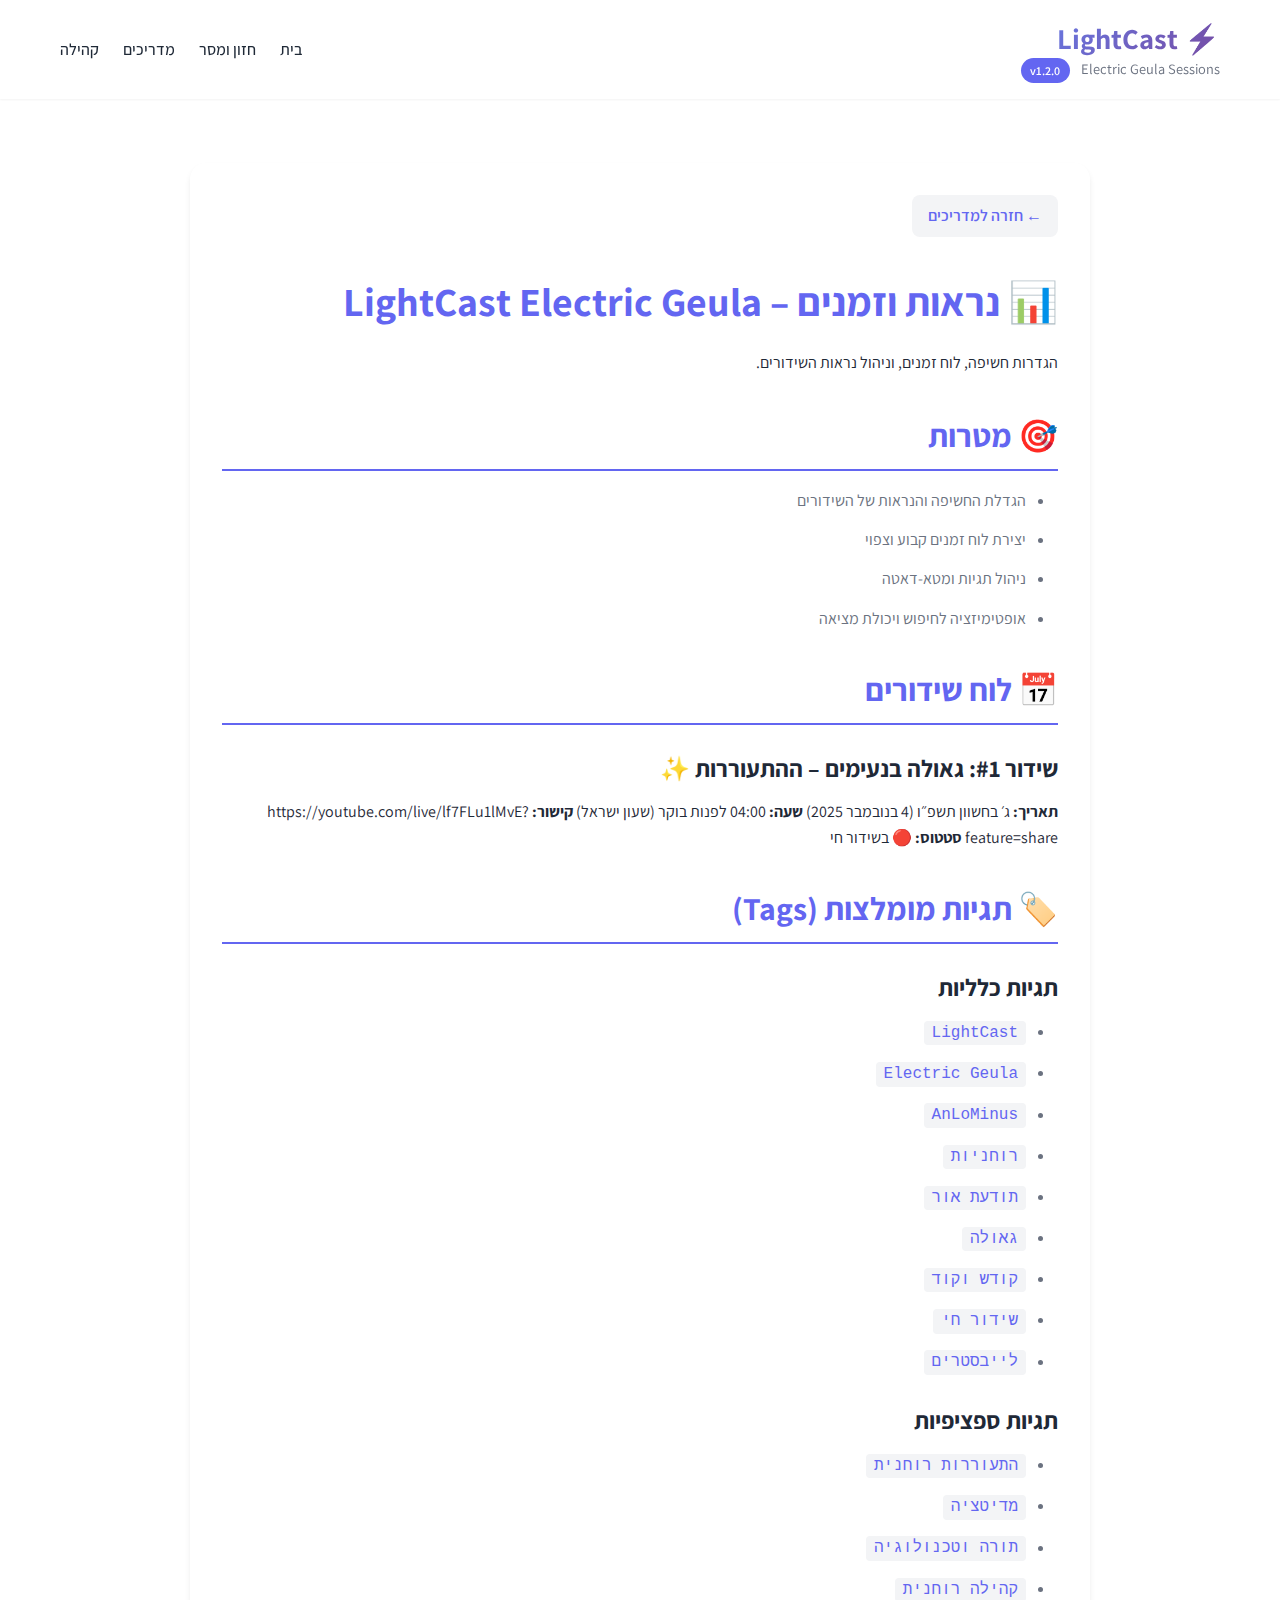
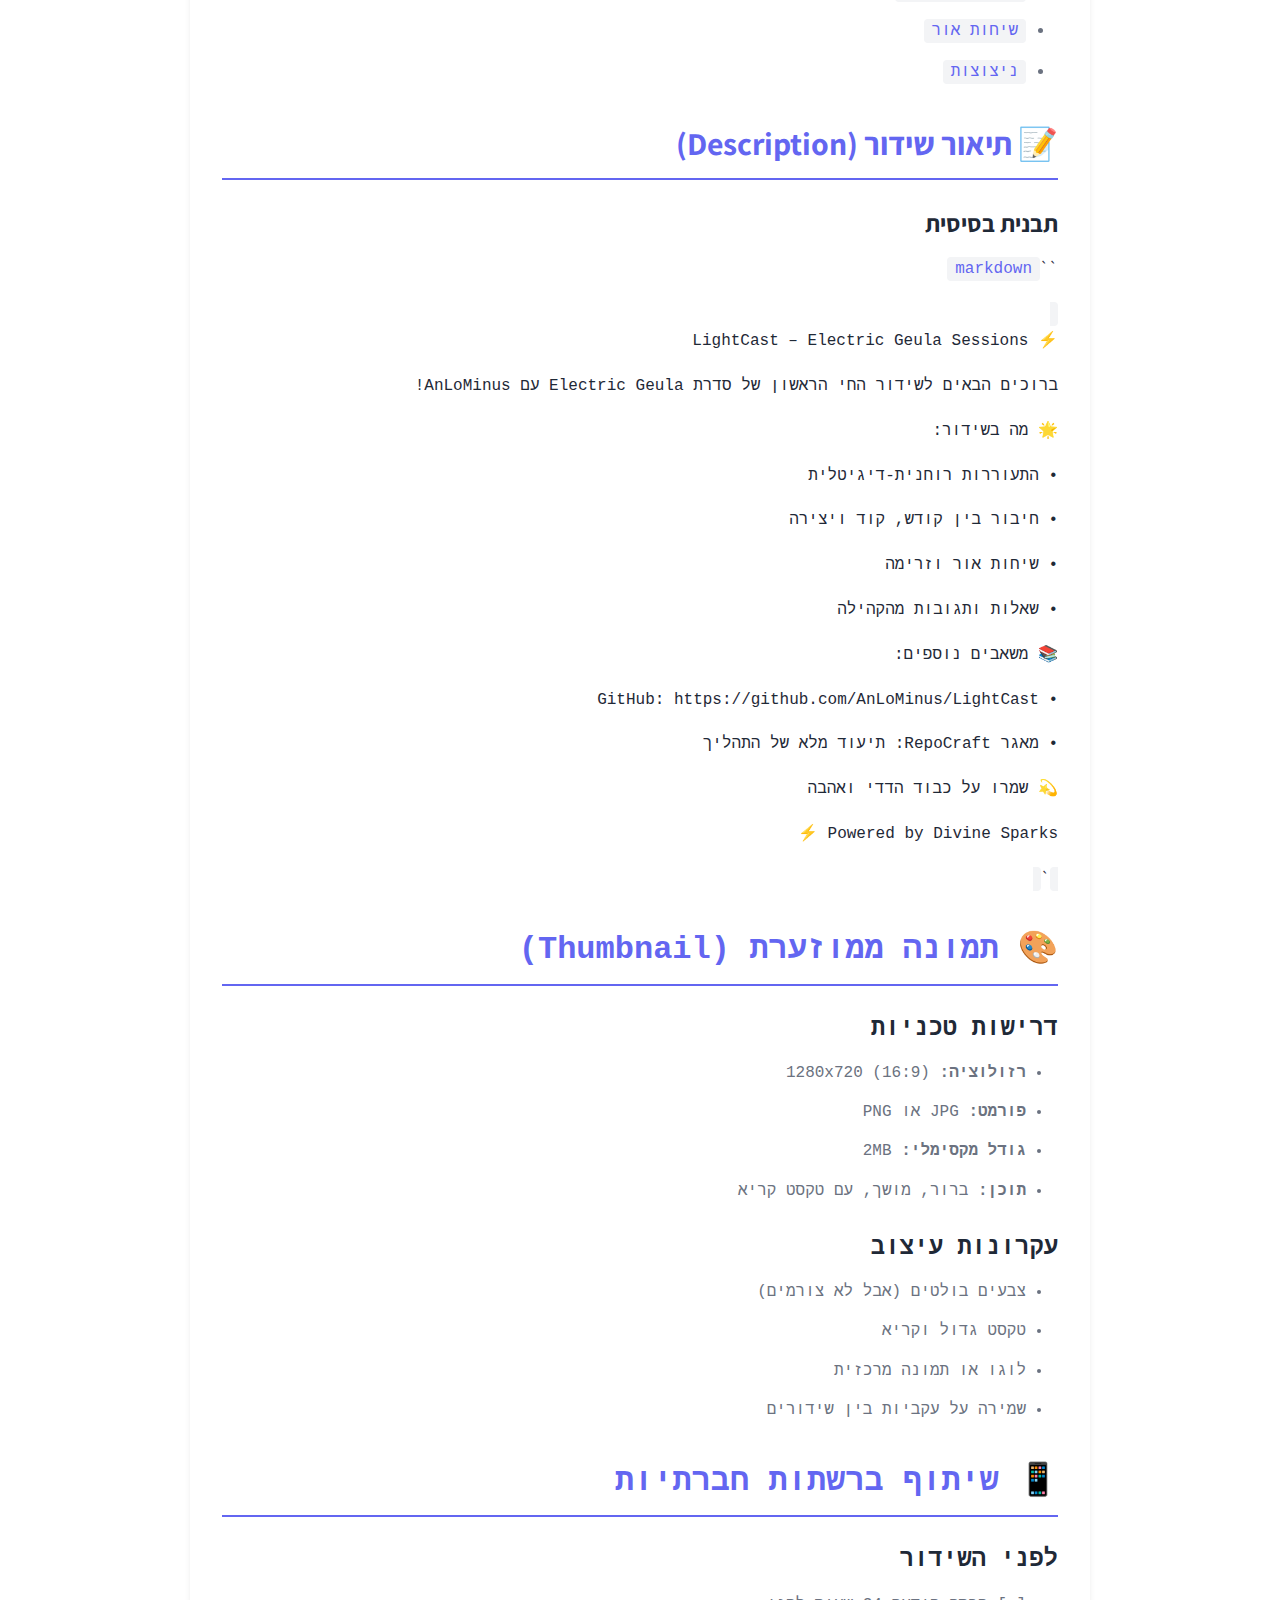
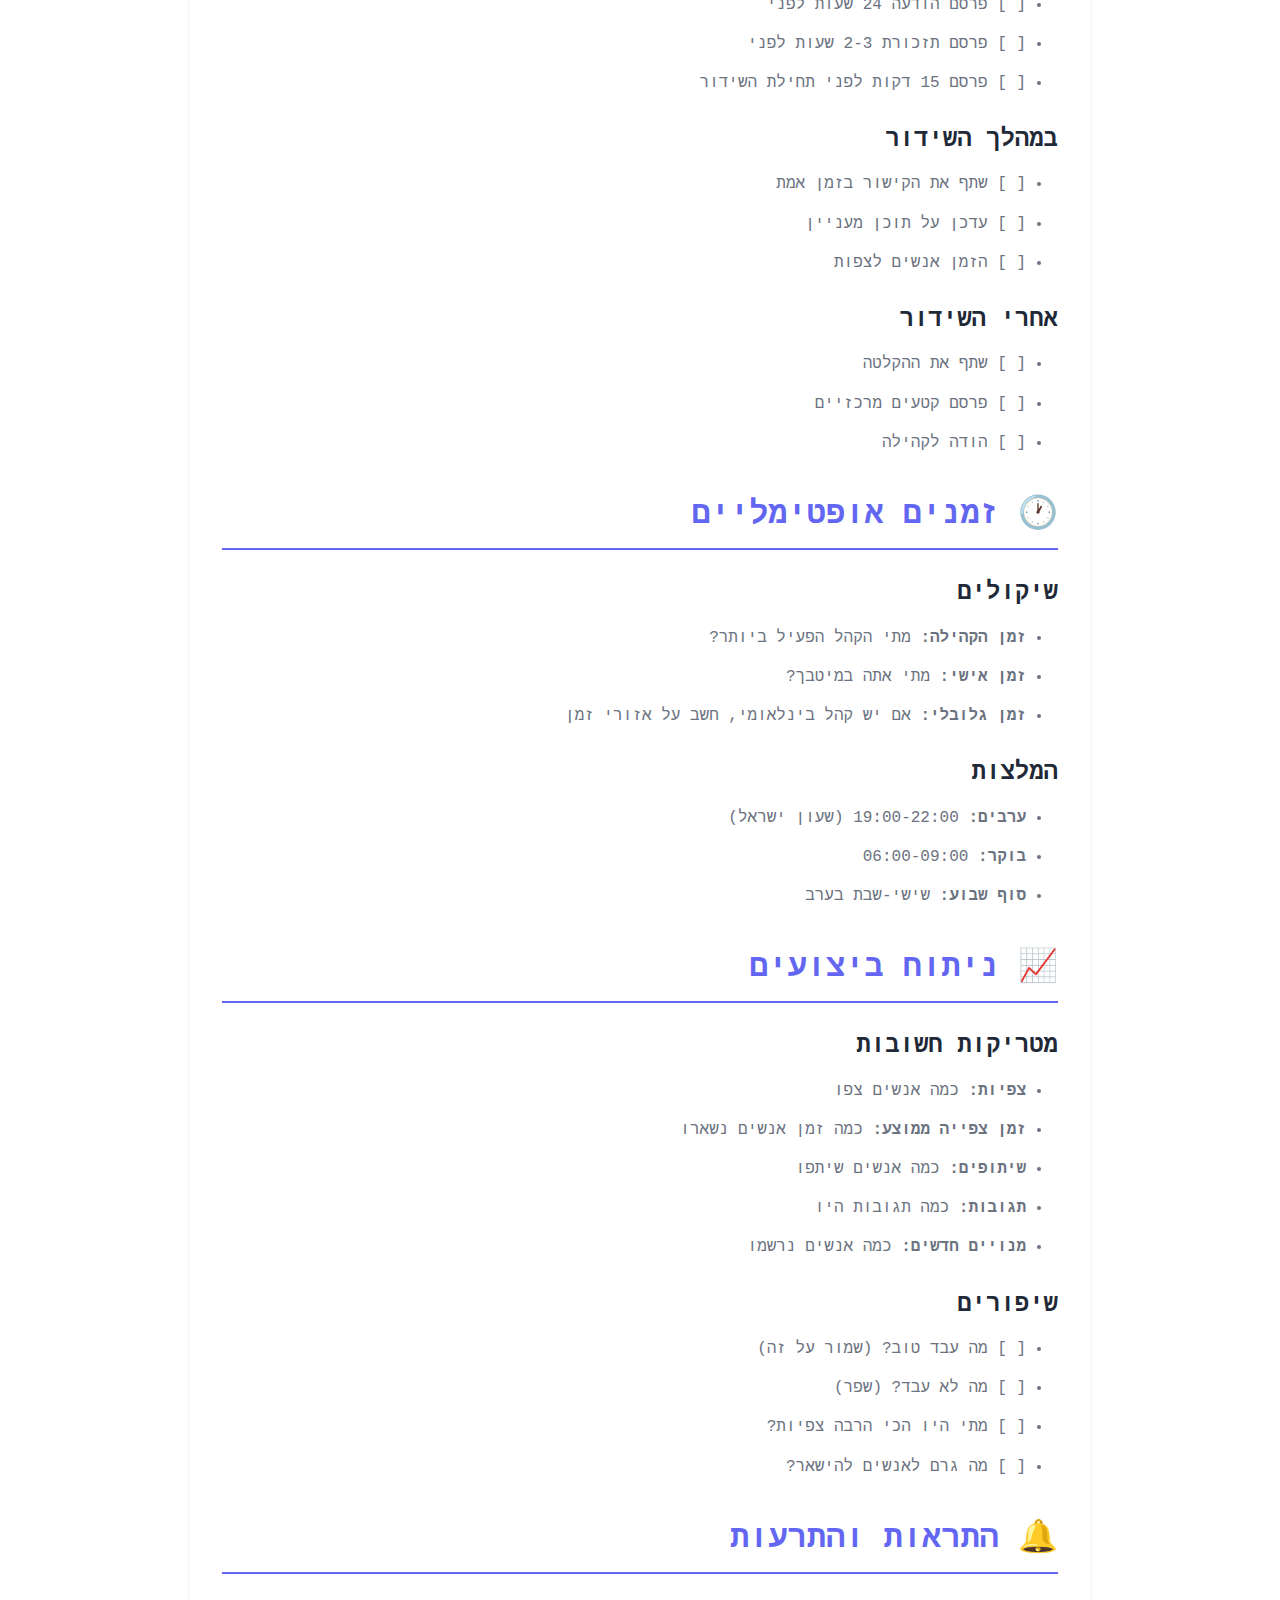
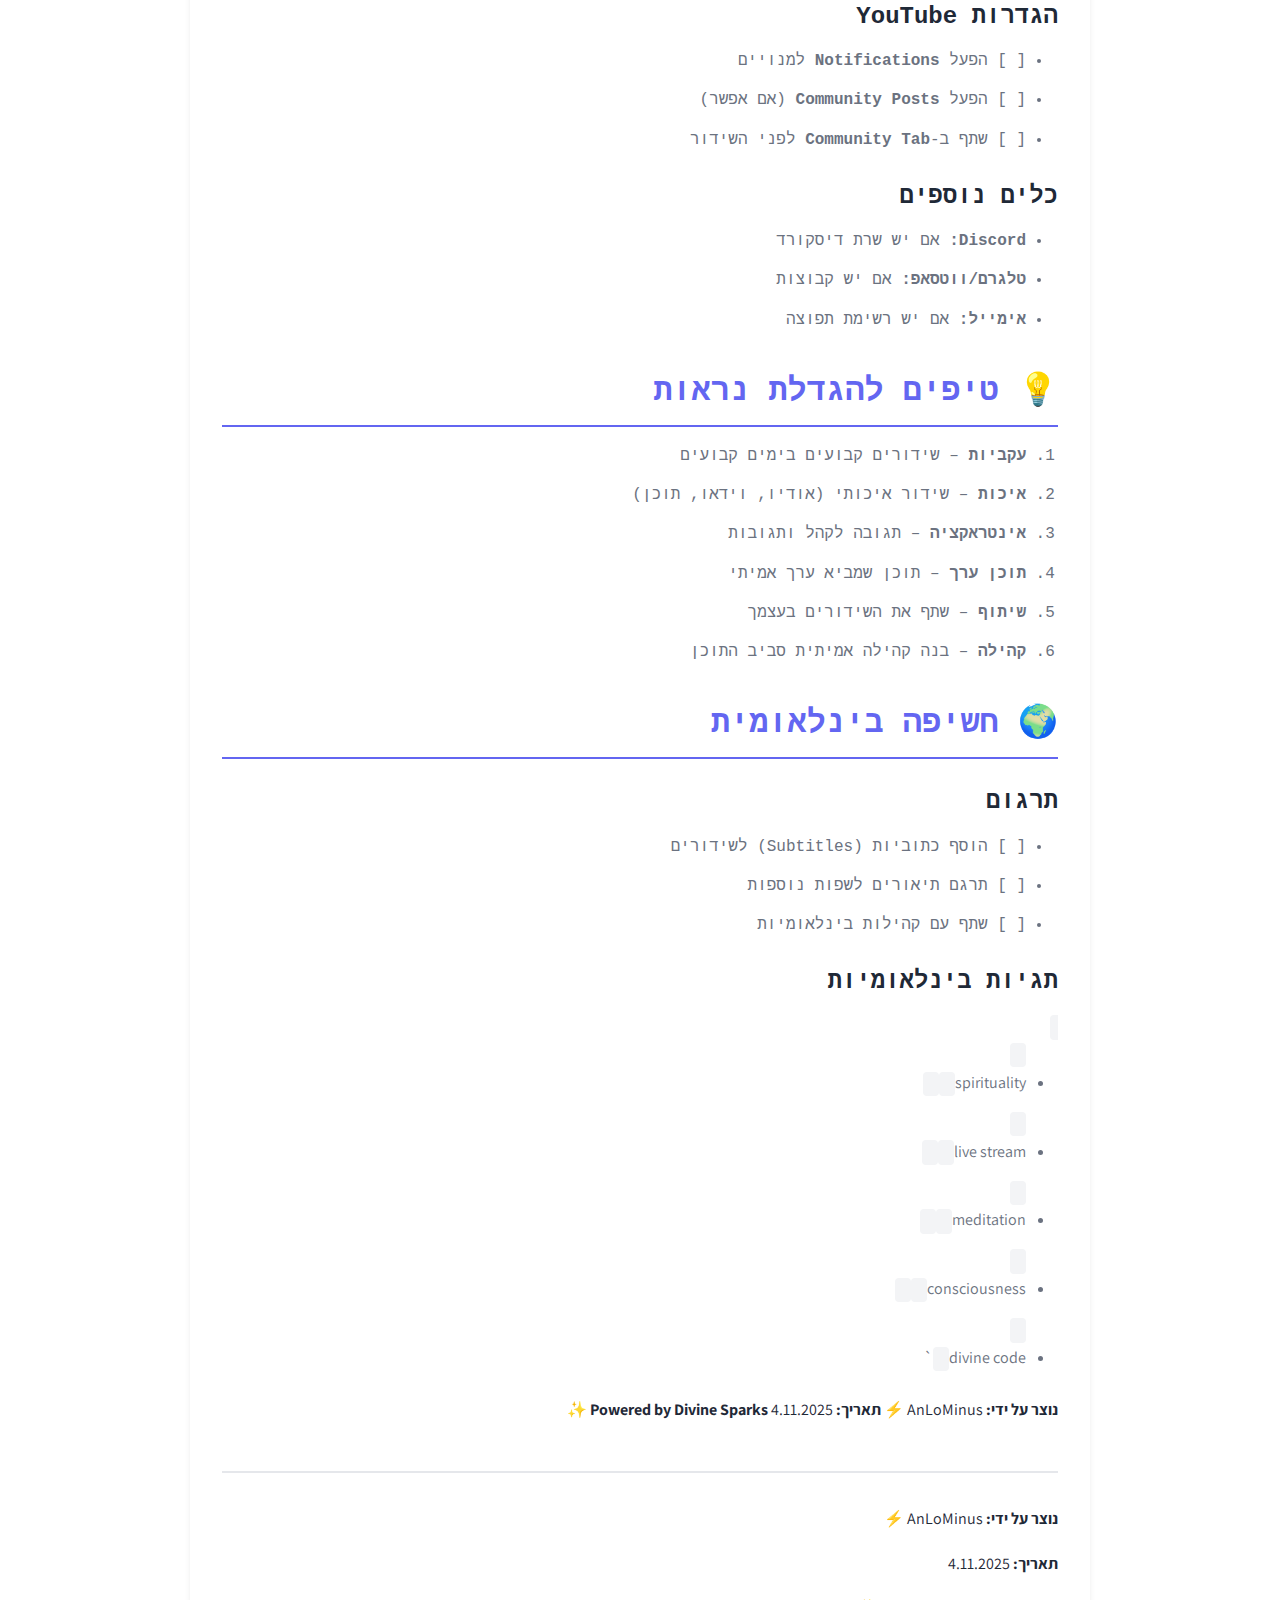
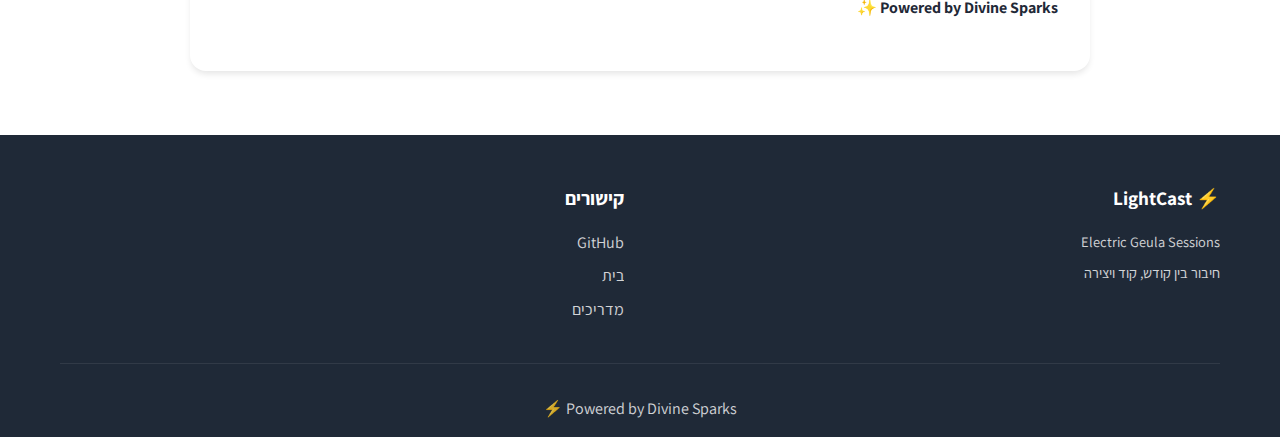
<file: guides/03_visibility_timing.html>
<!DOCTYPE html>
<html lang="he" dir="rtl">
<head>
    <meta charset="UTF-8">
    <meta name="viewport" content="width=device-width, initial-scale=1.0">
    <title>📊 נראות וזמנים – LightCast Electric Geula</title>
    <link rel="stylesheet" href="../styles.css">
    <link rel="preconnect" href="https://fonts.googleapis.com">
    <link rel="preconnect" href="https://fonts.gstatic.com" crossorigin>
    <link href="https://fonts.googleapis.com/css2?family=Assistant:wght@300;400;600;700&display=swap" rel="stylesheet">
    <style>
        .guide-content {
            max-width: 900px;
            margin: 0 auto;
            padding: 2rem;
            background: white;
            border-radius: 1rem;
            box-shadow: var(--shadow-md);
        }
        .guide-content h1 {
            font-size: 2.5rem;
            margin-bottom: 1rem;
            color: var(--primary-color);
        }
        .guide-content h2 {
            font-size: 2rem;
            margin-top: 2rem;
            margin-bottom: 1rem;
            color: var(--primary-color);
            border-bottom: 2px solid var(--primary-color);
            padding-bottom: 0.5rem;
        }
        .guide-content h3 {
            font-size: 1.5rem;
            margin-top: 1.5rem;
            margin-bottom: 0.75rem;
            color: var(--text-primary);
        }
        .guide-content h4 {
            font-size: 1.2rem;
            margin-top: 1rem;
            margin-bottom: 0.5rem;
            color: var(--text-primary);
        }
        .guide-content p {
            line-height: 1.8;
            margin-bottom: 1rem;
            color: var(--text-primary);
        }
        .guide-content ul, .guide-content ol {
            margin-bottom: 1.5rem;
            padding-right: 2rem;
        }
        .guide-content li {
            margin-bottom: 0.75rem;
            line-height: 1.7;
            color: var(--text-secondary);
        }
        .guide-content code {
            background: var(--bg-alt);
            padding: 0.2rem 0.5rem;
            border-radius: 0.25rem;
            font-family: 'Courier New', monospace;
            color: var(--primary-color);
        }
        .back-link {
            display: inline-block;
            margin-bottom: 2rem;
            color: var(--primary-color);
            text-decoration: none;
            font-weight: 600;
            padding: 0.5rem 1rem;
            background: var(--bg-alt);
            border-radius: 0.5rem;
            transition: all 0.3s ease;
        }
        .back-link:hover {
            background: var(--primary-color);
            color: white;
            transform: translateX(-5px);
        }
    </style>
</head>
<body>
    <header class="header">
        <div class="container">
            <div class="logo">
                <h1>⚡ LightCast</h1>
                <p class="subtitle">Electric Geula Sessions <span class="version-badge">v1.2.0</span></p>
            </div>
            <nav class="nav">
                <a href="../index.html" class="nav-link">בית</a>
                <a href="../index.html#vision" class="nav-link">חזון ומסר</a>
                <a href="../index.html#guides" class="nav-link">מדריכים</a>
                <a href="../index.html#community" class="nav-link">קהילה</a>
            </nav>
        </div>
    </header>

    <section class="section">
        <div class="container">
            <div class="guide-content">
                <a href="../index.html#guides" class="back-link">← חזרה למדריכים</a>
                <h1>📊 נראות וזמנים – LightCast Electric Geula</h1>
<p>הגדרות חשיפה, לוח זמנים, וניהול נראות השידורים.</p>
<h2>🎯 מטרות</h2>
<ul>
<li>הגדלת החשיפה והנראות של השידורים</li>
<li>יצירת לוח זמנים קבוע וצפוי</li>
<li>ניהול תגיות ומטא-דאטה</li>
<li>אופטימיזציה לחיפוש ויכולת מציאה</li>
</ul>
<h2>📅 לוח שידורים</h2>
<h3>שידור #1: גאולה בנעימים – ההתעוררות ✨</h3>
<strong>תאריך:</strong> ג׳ בחשוון תשפ״ו (4 בנובמבר 2025)  
<strong>שעה:</strong> 04:00 לפנות בוקר (שעון ישראל)  
<strong>קישור:</strong> https://youtube.com/live/lf7FLu1lMvE?feature=share  
<strong>סטטוס:</strong> 🔴 בשידור חי
<h2>🏷️ תגיות מומלצות (Tags)</h2>
<h3>תגיות כלליות</h3>
<ul>
<li><code>LightCast</code></li>
<li><code>Electric Geula</code></li>
<li><code>AnLoMinus</code></li>
<li><code>רוחניות</code></li>
<li><code>תודעת אור</code></li>
<li><code>גאולה</code></li>
<li><code>קודש וקוד</code></li>
<li><code>שידור חי</code></li>
<li><code>לייבסטרים</code></li>
</ul>
<h3>תגיות ספציפיות</h3>
<ul>
<li><code>התעוררות רוחנית</code></li>
<li><code>מדיטציה</code></li>
<li><code>תורה וטכנולוגיה</code></li>
<li><code>קהילה רוחנית</code></li>
<li><code>שיחות אור</code></li>
<li><code>ניצוצות</code></li>
</ul>
<h2>📝 תיאור שידור (Description)</h2>
<h3>תבנית בסיסית</h3>
<p>``<code>markdown</p>
<p>⚡ LightCast – Electric Geula Sessions</p>
<p>ברוכים הבאים לשידור החי הראשון של סדרת Electric Geula עם AnLoMinus!</p>
<p>🌟 מה בשידור:</p>
<p>• התעוררות רוחנית-דיגיטלית</p>
<p>• חיבור בין קודש, קוד ויצירה</p>
<p>• שיחות אור וזרימה</p>
<p>• שאלות ותגובות מהקהילה</p>
<p>📚 משאבים נוספים:</p>
<p>• GitHub: https://github.com/AnLoMinus/LightCast</p>
<p>• מאגר RepoCraft: תיעוד מלא של התהליך</p>
<p>💫 שמרו על כבוד הדדי ואהבה</p>
<p>Powered by Divine Sparks ⚡</p>
</code>`<code>
<h2>🎨 תמונה ממוזערת (Thumbnail)</h2>
<h3>דרישות טכניות</h3>
<ul>
<li><strong>רזולוציה:</strong> 1280x720 (16:9)</li>
<li><strong>פורמט:</strong> JPG או PNG</li>
<li><strong>גודל מקסימלי:</strong> 2MB</li>
<li><strong>תוכן:</strong> ברור, מושך, עם טקסט קריא</li>
</ul>
<h3>עקרונות עיצוב</h3>
<ul>
<li>צבעים בולטים (אבל לא צורמים)</li>
<li>טקסט גדול וקריא</li>
<li>לוגו או תמונה מרכזית</li>
<li>שמירה על עקביות בין שידורים</li>
</ul>
<h2>📱 שיתוף ברשתות חברתיות</h2>
<h3>לפני השידור</h3>
<ul>
<li>[ ] פרסם הודעה 24 שעות לפני</li>
<li>[ ] פרסם תזכורת 2-3 שעות לפני</li>
<li>[ ] פרסם 15 דקות לפני תחילת השידור</li>
</ul>
<h3>במהלך השידור</h3>
<ul>
<li>[ ] שתף את הקישור בזמן אמת</li>
<li>[ ] עדכן על תוכן מעניין</li>
<li>[ ] הזמן אנשים לצפות</li>
</ul>
<h3>אחרי השידור</h3>
<ul>
<li>[ ] שתף את ההקלטה</li>
<li>[ ] פרסם קטעים מרכזיים</li>
<li>[ ] הודה לקהילה</li>
</ul>
<h2>🕐 זמנים אופטימליים</h2>
<h3>שיקולים</h3>
<ul>
<li><strong>זמן הקהילה:</strong> מתי הקהל הפעיל ביותר?</li>
<li><strong>זמן אישי:</strong> מתי אתה במיטבך?</li>
<li><strong>זמן גלובלי:</strong> אם יש קהל בינלאומי, חשב על אזורי זמן</li>
</ul>
<h3>המלצות</h3>
<ul>
<li><strong>ערבים:</strong> 19:00-22:00 (שעון ישראל)</li>
<li><strong>בוקר:</strong> 06:00-09:00</li>
<li><strong>סוף שבוע:</strong> שישי-שבת בערב</li>
</ul>
<h2>📈 ניתוח ביצועים</h2>
<h3>מטריקות חשובות</h3>
<ul>
<li><strong>צפיות:</strong> כמה אנשים צפו</li>
<li><strong>זמן צפייה ממוצע:</strong> כמה זמן אנשים נשארו</li>
<li><strong>שיתופים:</strong> כמה אנשים שיתפו</li>
<li><strong>תגובות:</strong> כמה תגובות היו</li>
<li><strong>מנויים חדשים:</strong> כמה אנשים נרשמו</li>
</ul>
<h3>שיפורים</h3>
<ul>
<li>[ ] מה עבד טוב? (שמור על זה)</li>
<li>[ ] מה לא עבד? (שפר)</li>
<li>[ ] מתי היו הכי הרבה צפיות?</li>
<li>[ ] מה גרם לאנשים להישאר?</li>
</ul>
<h2>🔔 התראות והתרעות</h2>
<h3>הגדרות YouTube</h3>
<ul>
<li>[ ] הפעל <strong>Notifications</strong> למנויים</li>
<li>[ ] הפעל <strong>Community Posts</strong> (אם אפשר)</li>
<li>[ ] שתף ב-<strong>Community Tab</strong> לפני השידור</li>
</ul>
<h3>כלים נוספים</h3>
<ul>
<li><strong>Discord:</strong> אם יש שרת דיסקורד</li>
<li><strong>טלגרם/ווטסאפ:</strong> אם יש קבוצות</li>
<li><strong>אימייל:</strong> אם יש רשימת תפוצה</li>
</ul>
<h2>💡 טיפים להגדלת נראות</h2>
<ol>
<li><strong>עקביות</strong> – שידורים קבועים בימים קבועים</li>
<li><strong>איכות</strong> – שידור איכותי (אודיו, וידאו, תוכן)</li>
<li><strong>אינטראקציה</strong> – תגובה לקהל ותגובות</li>
<li><strong>תוכן ערך</strong> – תוכן שמביא ערך אמיתי</li>
<li><strong>שיתוף</strong> – שתף את השידורים בעצמך</li>
<li><strong>קהילה</strong> – בנה קהילה אמיתית סביב התוכן</li>
</ol>
<h2>🌍 חשיפה בינלאומית</h2>
<h3>תרגום</h3>
<ul>
<li>[ ] הוסף כתוביות (Subtitles) לשידורים</li>
<li>[ ] תרגם תיאורים לשפות נוספות</li>
<li>[ ] שתף עם קהילות בינלאומיות</li>
</ul>
<h3>תגיות בינלאומיות</h3>
<ul>
<li></code>spirituality<code></li>
<li></code>live stream<code></li>
<li></code>meditation<code></li>
<li></code>consciousness<code></li>
<li></code>divine code`</li>
</ul>
<strong>נוצר על ידי:</strong> AnLoMinus ⚡  
<strong>תאריך:</strong> 4.11.2025  
<strong>Powered by Divine Sparks</strong> ✨
                <div style="margin-top: 3rem; padding-top: 2rem; border-top: 2px solid var(--border-color);">
                    <p><strong>נוצר על ידי:</strong> AnLoMinus ⚡</p>
                    <p><strong>תאריך:</strong> 4.11.2025</p>
                    <p><strong>Powered by Divine Sparks</strong> ✨</p>
                </div>
            </div>
        </div>
    </section>

    <footer class="footer">
        <div class="container">
            <div class="footer-content">
                <div class="footer-section">
                    <h4>⚡ LightCast</h4>
                    <p>Electric Geula Sessions</p>
                    <p>חיבור בין קודש, קוד ויצירה</p>
                </div>
                <div class="footer-section">
                    <h4>קישורים</h4>
                    <ul class="footer-links">
                        <li><a href="https://github.com/AnLoMinus/LightCast" target="_blank">GitHub</a></li>
                        <li><a href="../index.html">בית</a></li>
                        <li><a href="../index.html#guides">מדריכים</a></li>
                    </ul>
                </div>
            </div>
            <div class="footer-bottom">
                <p>Powered by Divine Sparks ⚡</p>
            </div>
        </div>
    </footer>

    <script src="../scripts.js"></script>
</body>
</html>
</file>
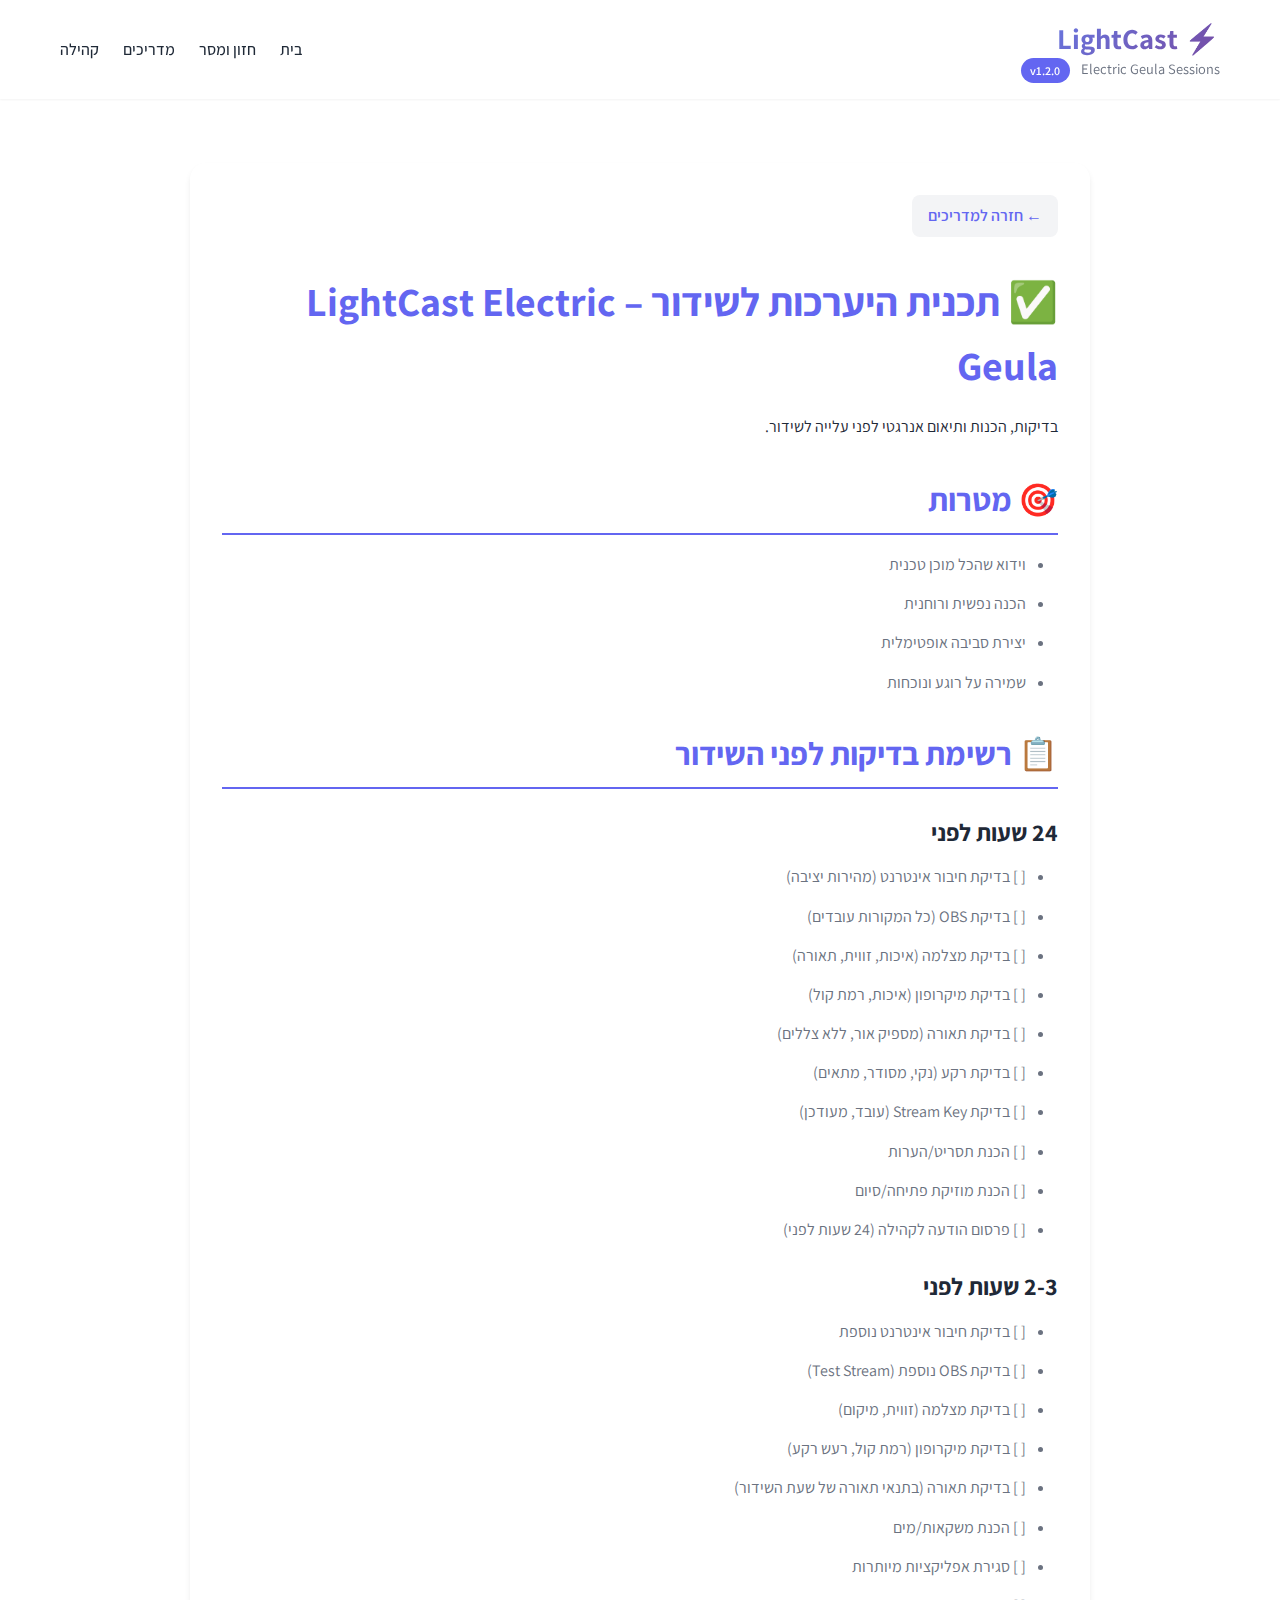
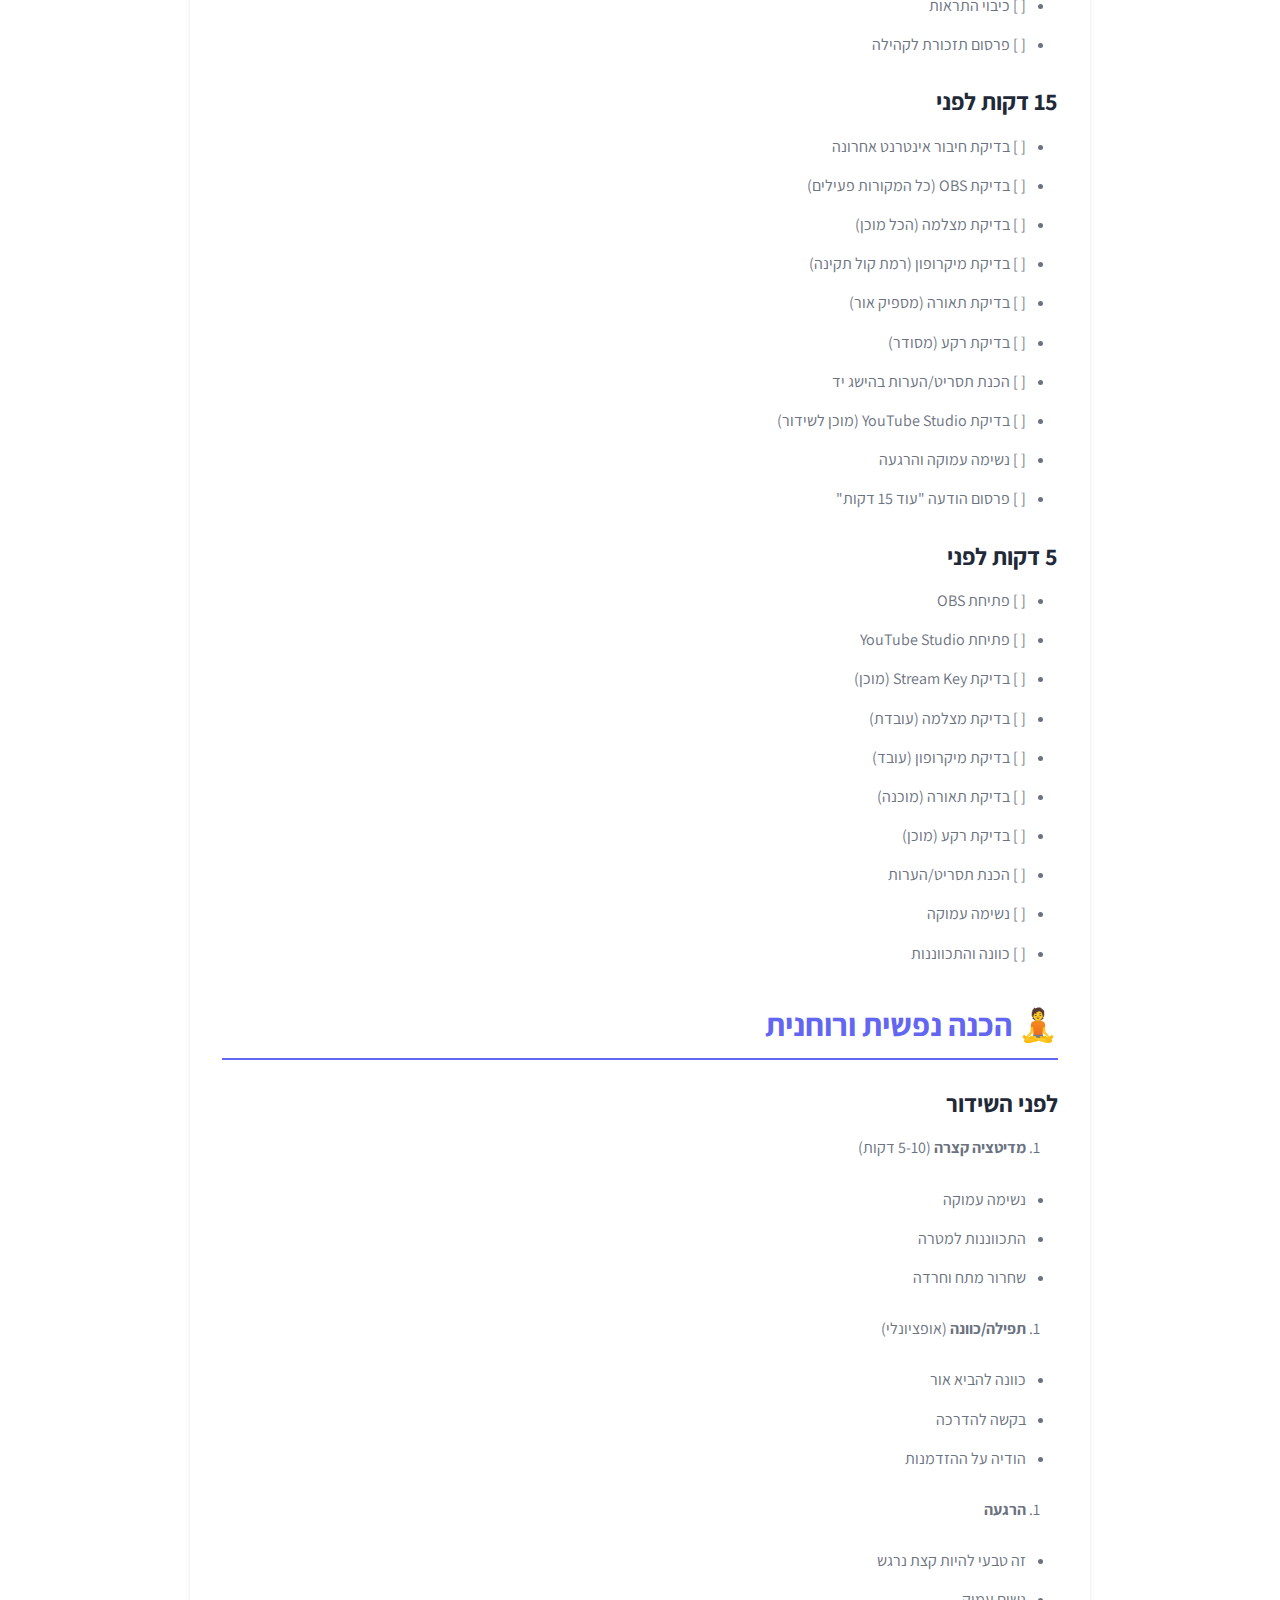
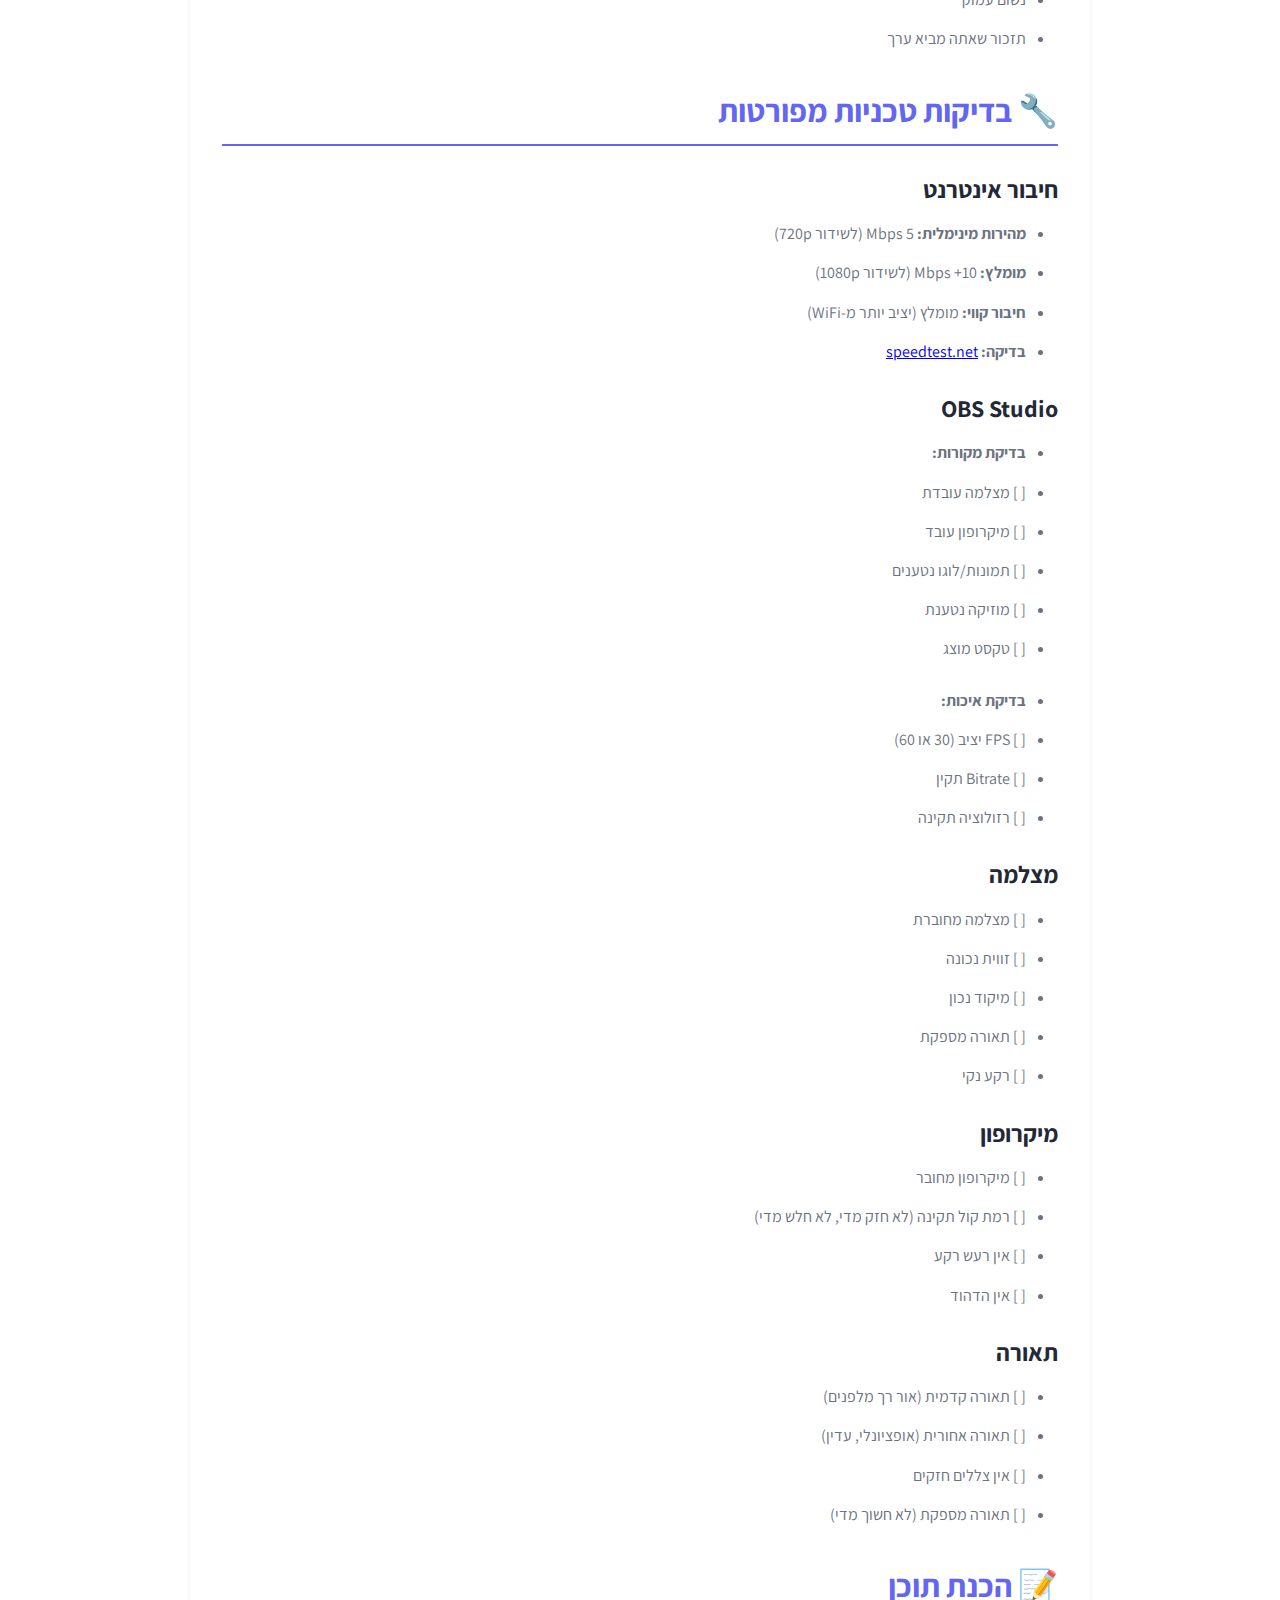
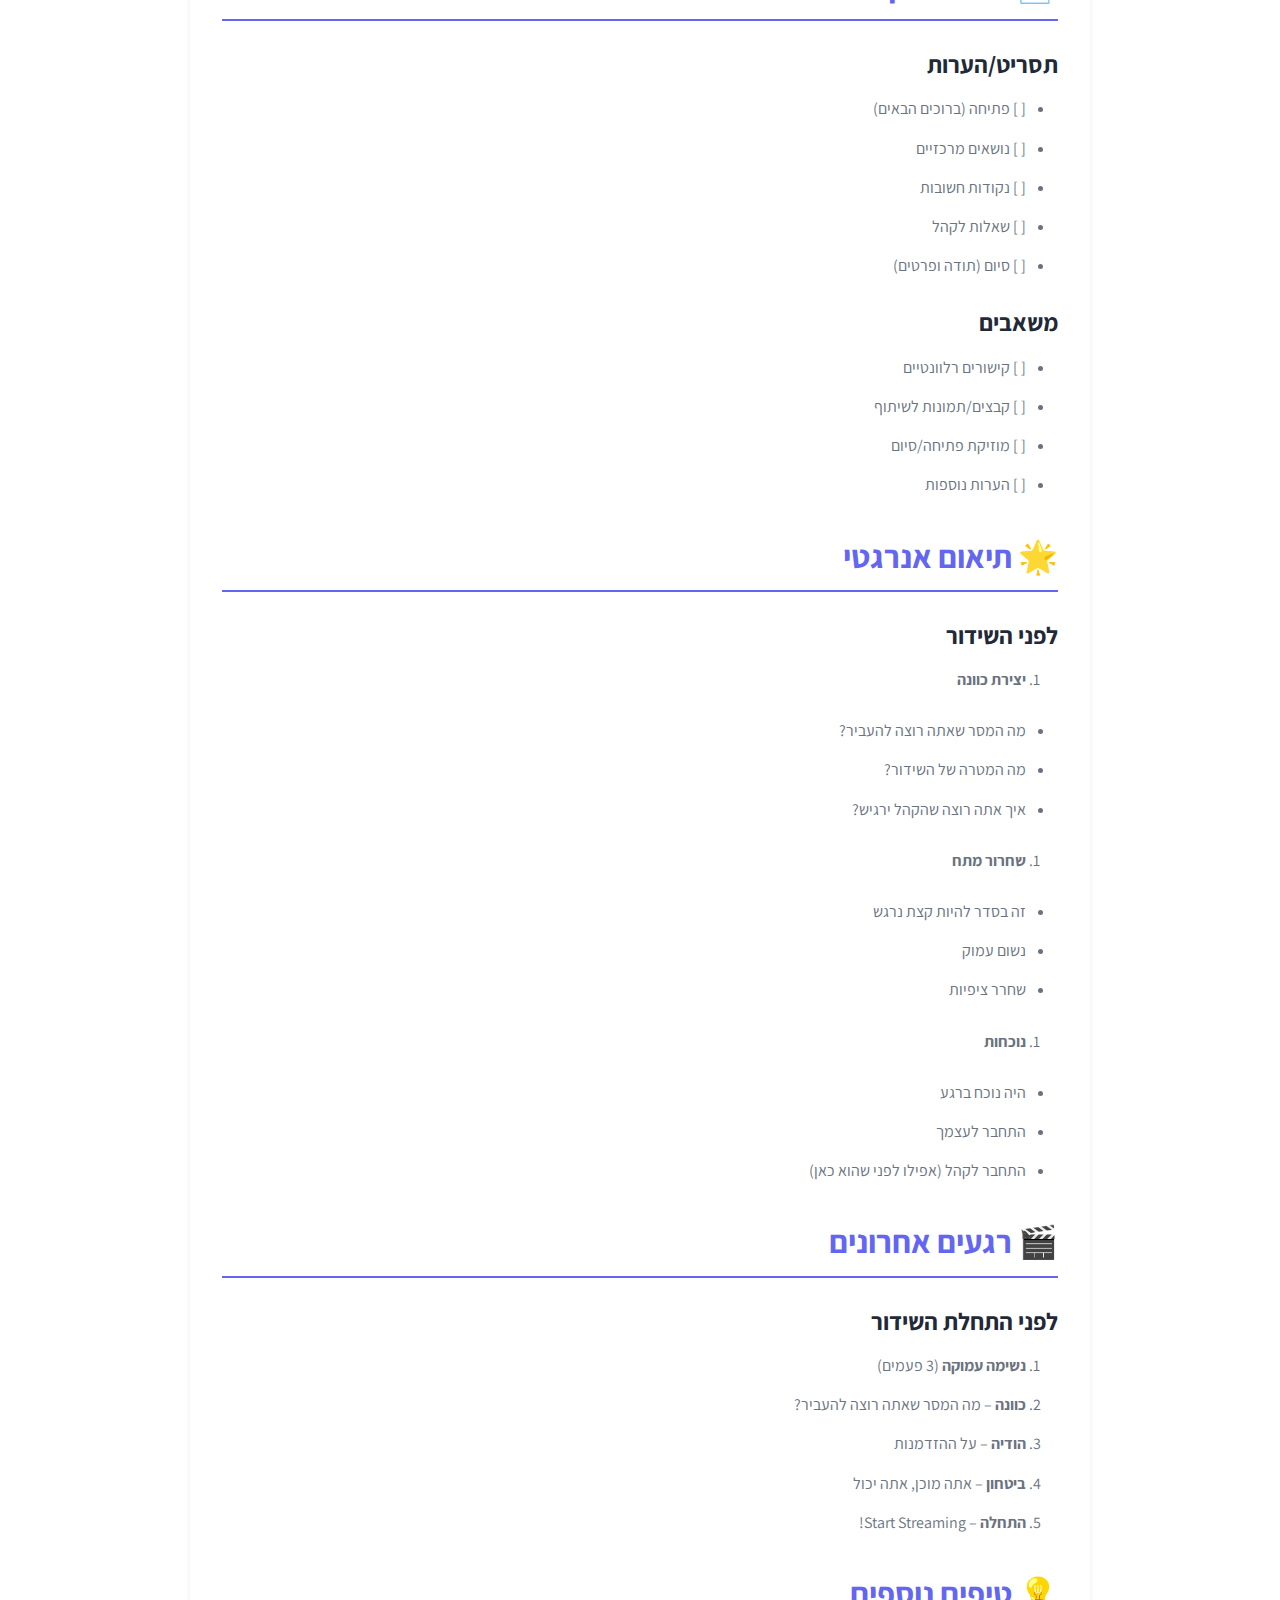
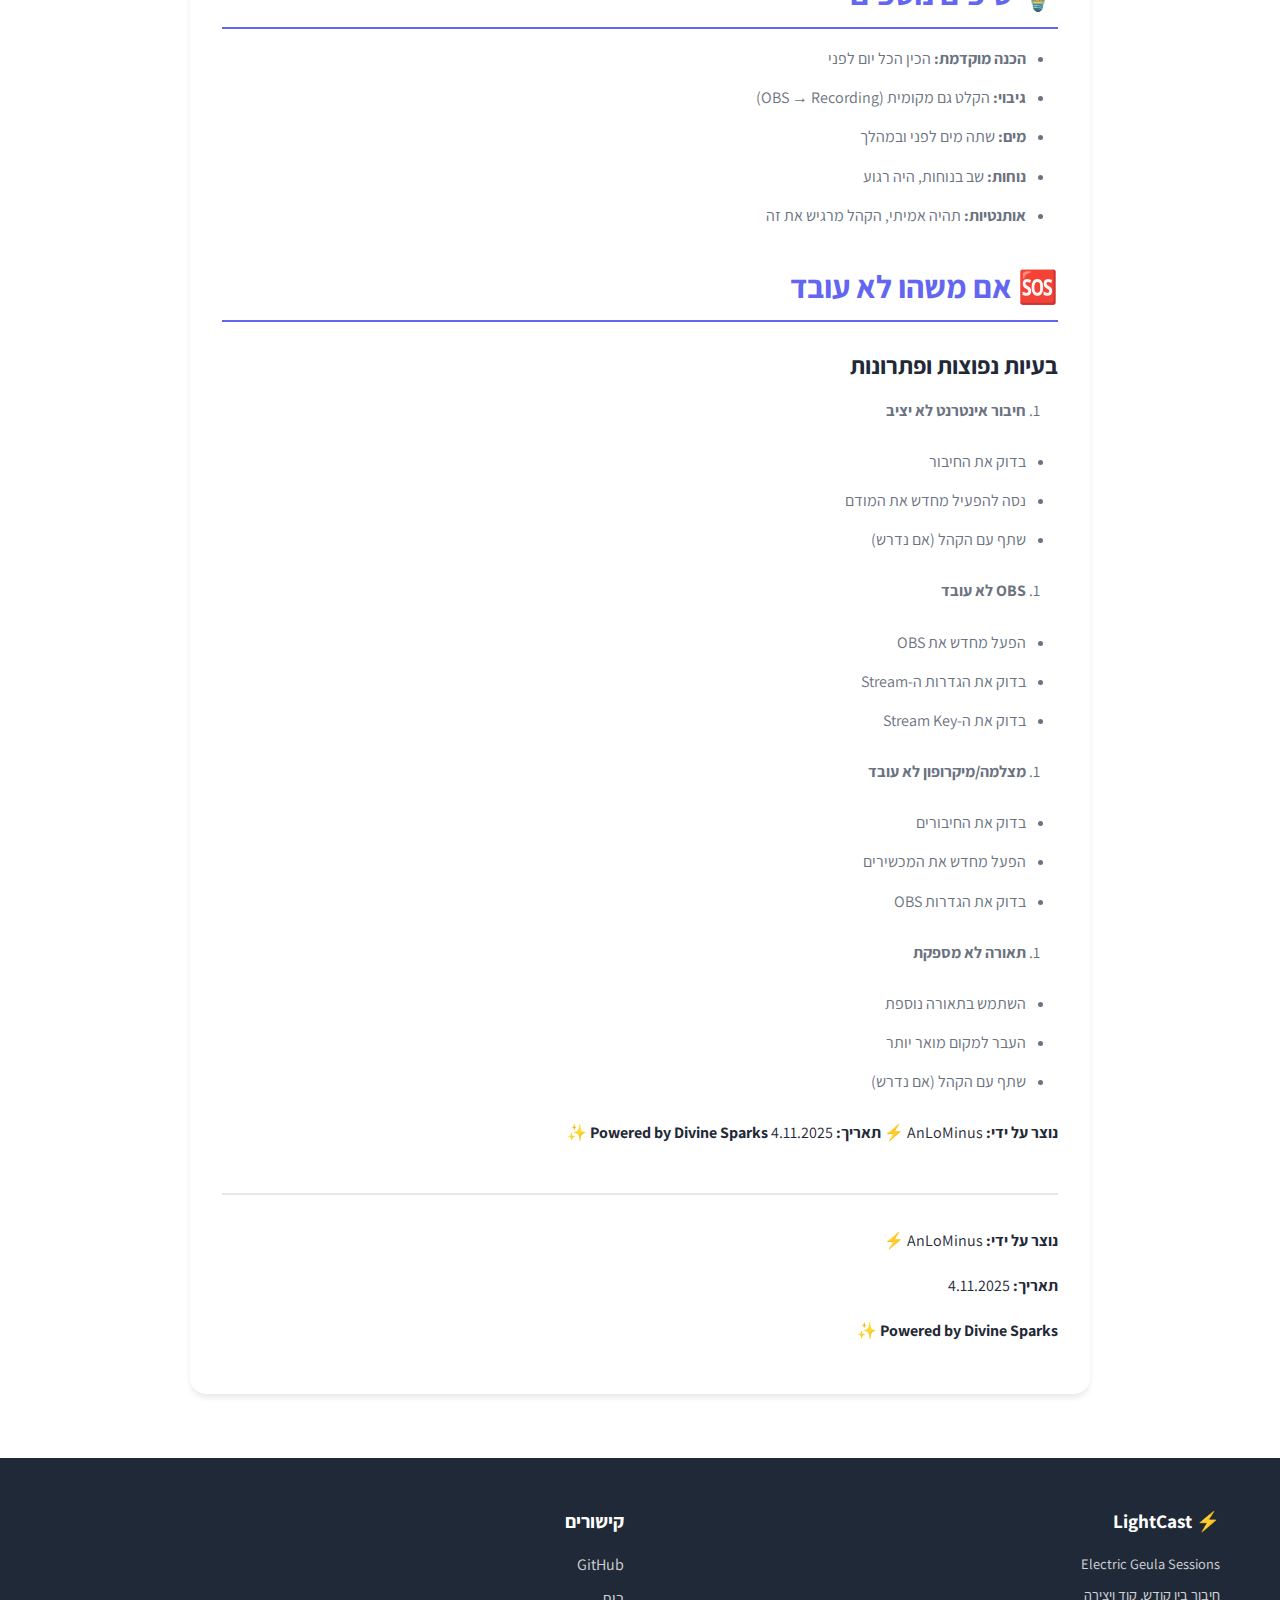
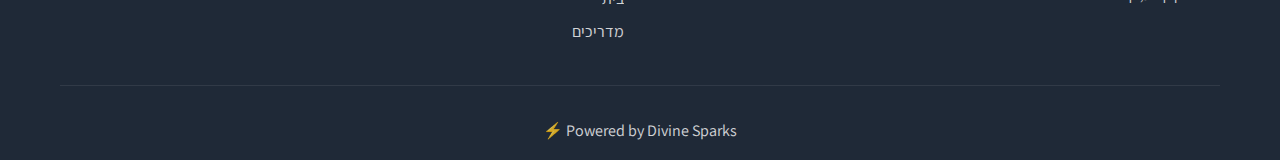
<file: guides/04_preparation.html>
<!DOCTYPE html>
<html lang="he" dir="rtl">
<head>
    <meta charset="UTF-8">
    <meta name="viewport" content="width=device-width, initial-scale=1.0">
    <title>✅ תכנית היערכות לשידור – LightCast Electric Geula</title>
    <link rel="stylesheet" href="../styles.css">
    <link rel="preconnect" href="https://fonts.googleapis.com">
    <link rel="preconnect" href="https://fonts.gstatic.com" crossorigin>
    <link href="https://fonts.googleapis.com/css2?family=Assistant:wght@300;400;600;700&display=swap" rel="stylesheet">
    <style>
        .guide-content {
            max-width: 900px;
            margin: 0 auto;
            padding: 2rem;
            background: white;
            border-radius: 1rem;
            box-shadow: var(--shadow-md);
        }
        .guide-content h1 {
            font-size: 2.5rem;
            margin-bottom: 1rem;
            color: var(--primary-color);
        }
        .guide-content h2 {
            font-size: 2rem;
            margin-top: 2rem;
            margin-bottom: 1rem;
            color: var(--primary-color);
            border-bottom: 2px solid var(--primary-color);
            padding-bottom: 0.5rem;
        }
        .guide-content h3 {
            font-size: 1.5rem;
            margin-top: 1.5rem;
            margin-bottom: 0.75rem;
            color: var(--text-primary);
        }
        .guide-content h4 {
            font-size: 1.2rem;
            margin-top: 1rem;
            margin-bottom: 0.5rem;
            color: var(--text-primary);
        }
        .guide-content p {
            line-height: 1.8;
            margin-bottom: 1rem;
            color: var(--text-primary);
        }
        .guide-content ul, .guide-content ol {
            margin-bottom: 1.5rem;
            padding-right: 2rem;
        }
        .guide-content li {
            margin-bottom: 0.75rem;
            line-height: 1.7;
            color: var(--text-secondary);
        }
        .guide-content code {
            background: var(--bg-alt);
            padding: 0.2rem 0.5rem;
            border-radius: 0.25rem;
            font-family: 'Courier New', monospace;
            color: var(--primary-color);
        }
        .back-link {
            display: inline-block;
            margin-bottom: 2rem;
            color: var(--primary-color);
            text-decoration: none;
            font-weight: 600;
            padding: 0.5rem 1rem;
            background: var(--bg-alt);
            border-radius: 0.5rem;
            transition: all 0.3s ease;
        }
        .back-link:hover {
            background: var(--primary-color);
            color: white;
            transform: translateX(-5px);
        }
    </style>
</head>
<body>
    <header class="header">
        <div class="container">
            <div class="logo">
                <h1>⚡ LightCast</h1>
                <p class="subtitle">Electric Geula Sessions <span class="version-badge">v1.2.0</span></p>
            </div>
            <nav class="nav">
                <a href="../index.html" class="nav-link">בית</a>
                <a href="../index.html#vision" class="nav-link">חזון ומסר</a>
                <a href="../index.html#guides" class="nav-link">מדריכים</a>
                <a href="../index.html#community" class="nav-link">קהילה</a>
            </nav>
        </div>
    </header>

    <section class="section">
        <div class="container">
            <div class="guide-content">
                <a href="../index.html#guides" class="back-link">← חזרה למדריכים</a>
                <h1>✅ תכנית היערכות לשידור – LightCast Electric Geula</h1>
<p>בדיקות, הכנות ותיאום אנרגטי לפני עלייה לשידור.</p>
<h2>🎯 מטרות</h2>
<ul>
<li>וידוא שהכל מוכן טכנית</li>
<li>הכנה נפשית ורוחנית</li>
<li>יצירת סביבה אופטימלית</li>
<li>שמירה על רוגע ונוכחות</li>
</ul>
<h2>📋 רשימת בדיקות לפני השידור</h2>
<h3>24 שעות לפני</h3>
<ul>
<li>[ ] בדיקת חיבור אינטרנט (מהירות יציבה)</li>
<li>[ ] בדיקת OBS (כל המקורות עובדים)</li>
<li>[ ] בדיקת מצלמה (איכות, זווית, תאורה)</li>
<li>[ ] בדיקת מיקרופון (איכות, רמת קול)</li>
<li>[ ] בדיקת תאורה (מספיק אור, ללא צללים)</li>
<li>[ ] בדיקת רקע (נקי, מסודר, מתאים)</li>
<li>[ ] בדיקת Stream Key (עובד, מעודכן)</li>
<li>[ ] הכנת תסריט/הערות</li>
<li>[ ] הכנת מוזיקת פתיחה/סיום</li>
<li>[ ] פרסום הודעה לקהילה (24 שעות לפני)</li>
</ul>
<h3>2-3 שעות לפני</h3>
<ul>
<li>[ ] בדיקת חיבור אינטרנט נוספת</li>
<li>[ ] בדיקת OBS נוספת (Test Stream)</li>
<li>[ ] בדיקת מצלמה (זווית, מיקום)</li>
<li>[ ] בדיקת מיקרופון (רמת קול, רעש רקע)</li>
<li>[ ] בדיקת תאורה (בתנאי תאורה של שעת השידור)</li>
<li>[ ] הכנת משקאות/מים</li>
<li>[ ] סגירת אפליקציות מיותרות</li>
<li>[ ] כיבוי התראות</li>
<li>[ ] פרסום תזכורת לקהילה</li>
</ul>
<h3>15 דקות לפני</h3>
<ul>
<li>[ ] בדיקת חיבור אינטרנט אחרונה</li>
<li>[ ] בדיקת OBS (כל המקורות פעילים)</li>
<li>[ ] בדיקת מצלמה (הכל מוכן)</li>
<li>[ ] בדיקת מיקרופון (רמת קול תקינה)</li>
<li>[ ] בדיקת תאורה (מספיק אור)</li>
<li>[ ] בדיקת רקע (מסודר)</li>
<li>[ ] הכנת תסריט/הערות בהישג יד</li>
<li>[ ] בדיקת YouTube Studio (מוכן לשידור)</li>
<li>[ ] נשימה עמוקה והרגעה</li>
<li>[ ] פרסום הודעה "עוד 15 דקות"</li>
</ul>
<h3>5 דקות לפני</h3>
<ul>
<li>[ ] פתיחת OBS</li>
<li>[ ] פתיחת YouTube Studio</li>
<li>[ ] בדיקת Stream Key (מוכן)</li>
<li>[ ] בדיקת מצלמה (עובדת)</li>
<li>[ ] בדיקת מיקרופון (עובד)</li>
<li>[ ] בדיקת תאורה (מוכנה)</li>
<li>[ ] בדיקת רקע (מוכן)</li>
<li>[ ] הכנת תסריט/הערות</li>
<li>[ ] נשימה עמוקה</li>
<li>[ ] כוונה והתכווננות</li>
</ul>
<h2>🧘 הכנה נפשית ורוחנית</h2>
<h3>לפני השידור</h3>
<ol>
<li><strong>מדיטציה קצרה</strong> (5-10 דקות)</li>
</ol>
<ul>
<li>נשימה עמוקה</li>
<li>התכווננות למטרה</li>
<li>שחרור מתח וחרדה</li>
</ul>
<ol>
<li><strong>תפילה/כוונה</strong> (אופציונלי)</li>
</ol>
<ul>
<li>כוונה להביא אור</li>
<li>בקשה להדרכה</li>
<li>הודיה על ההזדמנות</li>
</ul>
<ol>
<li><strong>הרגעה</strong></li>
</ol>
<ul>
<li>זה טבעי להיות קצת נרגש</li>
<li>נשום עמוק</li>
<li>תזכור שאתה מביא ערך</li>
</ul>
<h2>🔧 בדיקות טכניות מפורטות</h2>
<h3>חיבור אינטרנט</h3>
<ul>
<li><strong>מהירות מינימלית:</strong> 5 Mbps (לשידור 720p)</li>
<li><strong>מומלץ:</strong> 10+ Mbps (לשידור 1080p)</li>
<li><strong>חיבור קווי:</strong> מומלץ (יציב יותר מ-WiFi)</li>
<li><strong>בדיקה:</strong> <a href="https://www.speedtest.net" target="_blank">speedtest.net</a></li>
</ul>
<h3>OBS Studio</h3>
<ul>
<li><strong>בדיקת מקורות:</strong></li>
<li>[ ] מצלמה עובדת</li>
<li>[ ] מיקרופון עובד</li>
<li>[ ] תמונות/לוגו נטענים</li>
<li>[ ] מוזיקה נטענת</li>
<li>[ ] טקסט מוצג</li>
</ul>
<ul>
<li><strong>בדיקת איכות:</strong></li>
<li>[ ] FPS יציב (30 או 60)</li>
<li>[ ] Bitrate תקין</li>
<li>[ ] רזולוציה תקינה</li>
</ul>
<h3>מצלמה</h3>
<ul>
<li>[ ] מצלמה מחוברת</li>
<li>[ ] זווית נכונה</li>
<li>[ ] מיקוד נכון</li>
<li>[ ] תאורה מספקת</li>
<li>[ ] רקע נקי</li>
</ul>
<h3>מיקרופון</h3>
<ul>
<li>[ ] מיקרופון מחובר</li>
<li>[ ] רמת קול תקינה (לא חזק מדי, לא חלש מדי)</li>
<li>[ ] אין רעש רקע</li>
<li>[ ] אין הדהוד</li>
</ul>
<h3>תאורה</h3>
<ul>
<li>[ ] תאורה קדמית (אור רך מלפנים)</li>
<li>[ ] תאורה אחורית (אופציונלי, עדין)</li>
<li>[ ] אין צללים חזקים</li>
<li>[ ] תאורה מספקת (לא חשוך מדי)</li>
</ul>
<h2>📝 הכנת תוכן</h2>
<h3>תסריט/הערות</h3>
<ul>
<li>[ ] פתיחה (ברוכים הבאים)</li>
<li>[ ] נושאים מרכזיים</li>
<li>[ ] נקודות חשובות</li>
<li>[ ] שאלות לקהל</li>
<li>[ ] סיום (תודה ופרטים)</li>
</ul>
<h3>משאבים</h3>
<ul>
<li>[ ] קישורים רלוונטיים</li>
<li>[ ] קבצים/תמונות לשיתוף</li>
<li>[ ] מוזיקת פתיחה/סיום</li>
<li>[ ] הערות נוספות</li>
</ul>
<h2>🌟 תיאום אנרגטי</h2>
<h3>לפני השידור</h3>
<ol>
<li><strong>יצירת כוונה</strong></li>
</ol>
<ul>
<li>מה המסר שאתה רוצה להעביר?</li>
<li>מה המטרה של השידור?</li>
<li>איך אתה רוצה שהקהל ירגיש?</li>
</ul>
<ol>
<li><strong>שחרור מתח</strong></li>
</ol>
<ul>
<li>זה בסדר להיות קצת נרגש</li>
<li>נשום עמוק</li>
<li>שחרר ציפיות</li>
</ul>
<ol>
<li><strong>נוכחות</strong></li>
</ol>
<ul>
<li>היה נוכח ברגע</li>
<li>התחבר לעצמך</li>
<li>התחבר לקהל (אפילו לפני שהוא כאן)</li>
</ul>
<h2>🎬 רגעים אחרונים</h2>
<h3>לפני התחלת השידור</h3>
<ol>
<li><strong>נשימה עמוקה</strong> (3 פעמים)</li>
<li><strong>כוונה</strong> – מה המסר שאתה רוצה להעביר?</li>
<li><strong>הודיה</strong> – על ההזדמנות</li>
<li><strong>ביטחון</strong> – אתה מוכן, אתה יכול</li>
<li><strong>התחלה</strong> – Start Streaming!</li>
</ol>
<h2>💡 טיפים נוספים</h2>
<ul>
<li><strong>הכנה מוקדמת:</strong> הכין הכל יום לפני</li>
<li><strong>גיבוי:</strong> הקלט גם מקומית (OBS → Recording)</li>
<li><strong>מים:</strong> שתה מים לפני ובמהלך</li>
<li><strong>נוחות:</strong> שב בנוחות, היה רגוע</li>
<li><strong>אותנטיות:</strong> תהיה אמיתי, הקהל מרגיש את זה</li>
</ul>
<h2>🆘 אם משהו לא עובד</h2>
<h3>בעיות נפוצות ופתרונות</h3>
<ol>
<li><strong>חיבור אינטרנט לא יציב</strong></li>
</ol>
<ul>
<li>בדוק את החיבור</li>
<li>נסה להפעיל מחדש את המודם</li>
<li>שתף עם הקהל (אם נדרש)</li>
</ul>
<ol>
<li><strong>OBS לא עובד</strong></li>
</ol>
<ul>
<li>הפעל מחדש את OBS</li>
<li>בדוק את הגדרות ה-Stream</li>
<li>בדוק את ה-Stream Key</li>
</ul>
<ol>
<li><strong>מצלמה/מיקרופון לא עובד</strong></li>
</ol>
<ul>
<li>בדוק את החיבורים</li>
<li>הפעל מחדש את המכשירים</li>
<li>בדוק את הגדרות OBS</li>
</ul>
<ol>
<li><strong>תאורה לא מספקת</strong></li>
</ol>
<ul>
<li>השתמש בתאורה נוספת</li>
<li>העבר למקום מואר יותר</li>
<li>שתף עם הקהל (אם נדרש)</li>
</ul>
<strong>נוצר על ידי:</strong> AnLoMinus ⚡  
<strong>תאריך:</strong> 4.11.2025  
<strong>Powered by Divine Sparks</strong> ✨
                <div style="margin-top: 3rem; padding-top: 2rem; border-top: 2px solid var(--border-color);">
                    <p><strong>נוצר על ידי:</strong> AnLoMinus ⚡</p>
                    <p><strong>תאריך:</strong> 4.11.2025</p>
                    <p><strong>Powered by Divine Sparks</strong> ✨</p>
                </div>
            </div>
        </div>
    </section>

    <footer class="footer">
        <div class="container">
            <div class="footer-content">
                <div class="footer-section">
                    <h4>⚡ LightCast</h4>
                    <p>Electric Geula Sessions</p>
                    <p>חיבור בין קודש, קוד ויצירה</p>
                </div>
                <div class="footer-section">
                    <h4>קישורים</h4>
                    <ul class="footer-links">
                        <li><a href="https://github.com/AnLoMinus/LightCast" target="_blank">GitHub</a></li>
                        <li><a href="../index.html">בית</a></li>
                        <li><a href="../index.html#guides">מדריכים</a></li>
                    </ul>
                </div>
            </div>
            <div class="footer-bottom">
                <p>Powered by Divine Sparks ⚡</p>
            </div>
        </div>
    </footer>

    <script src="../scripts.js"></script>
</body>
</html>
</file>
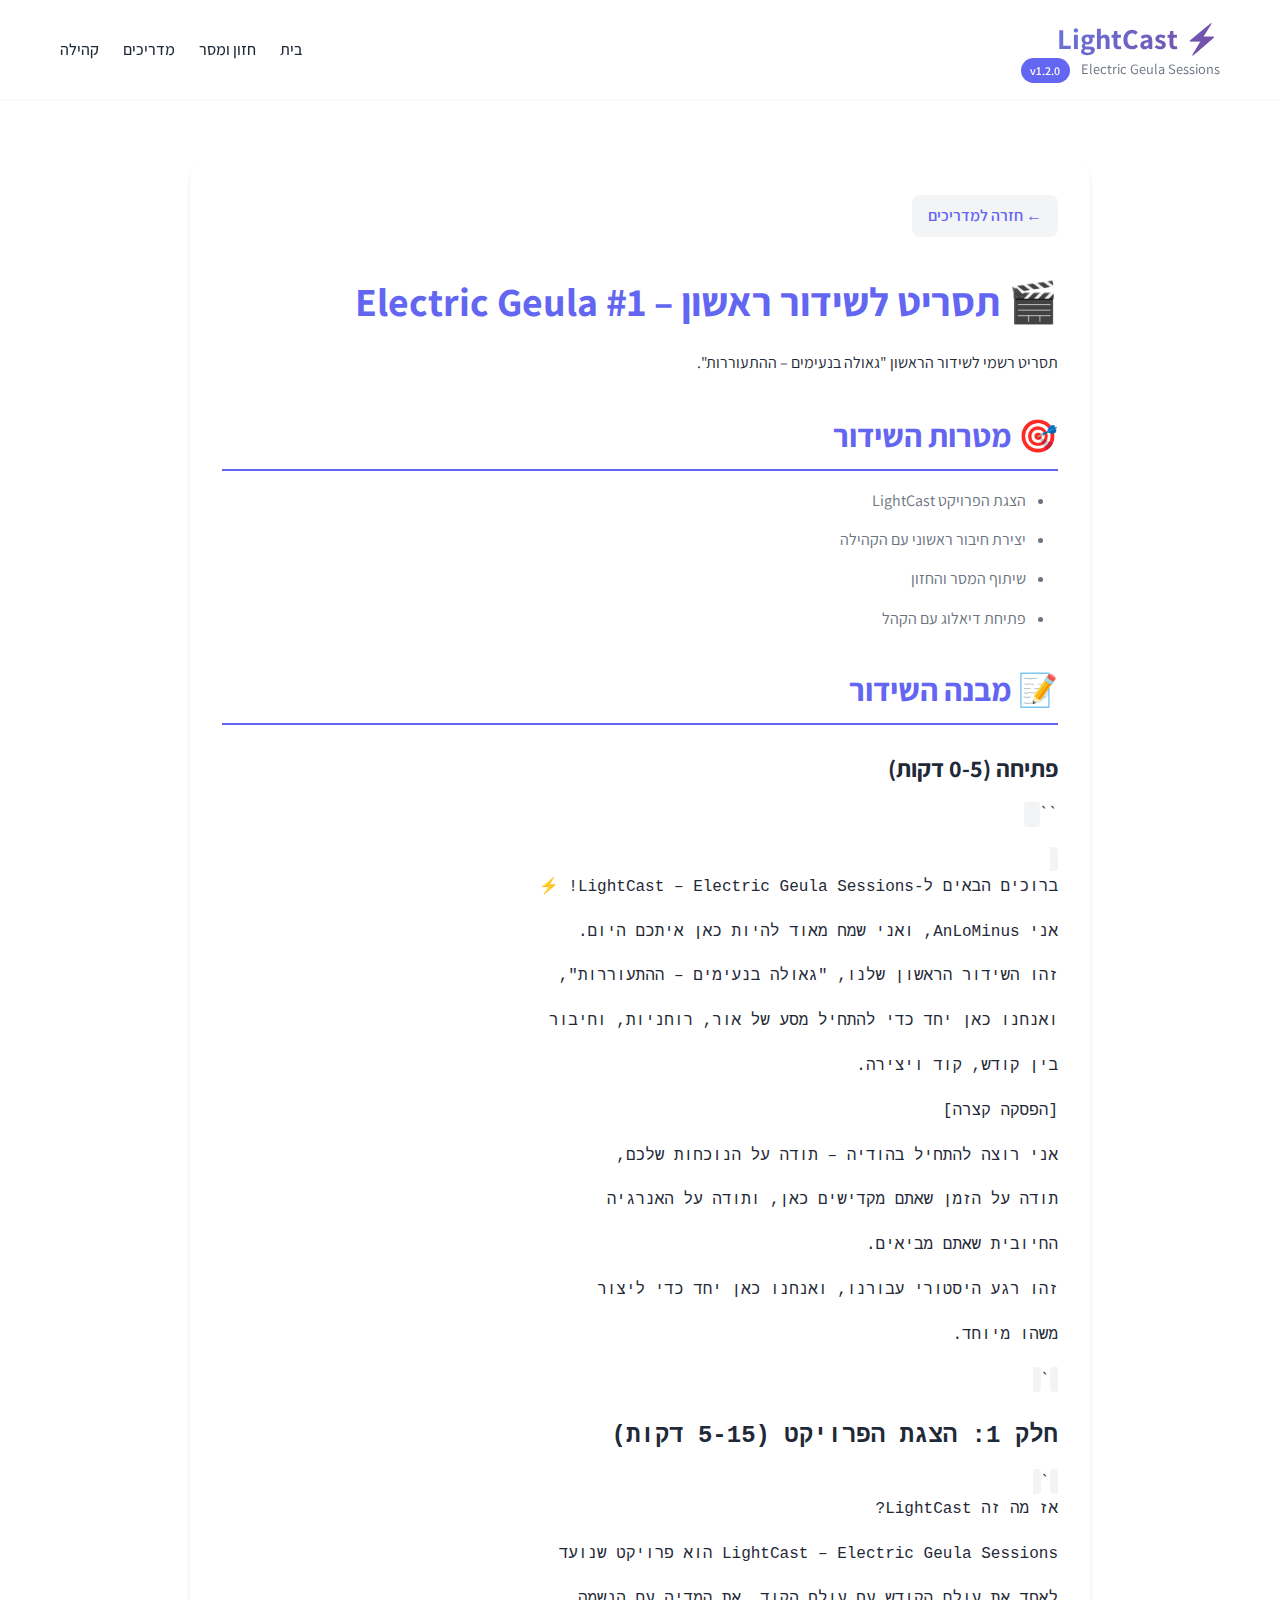
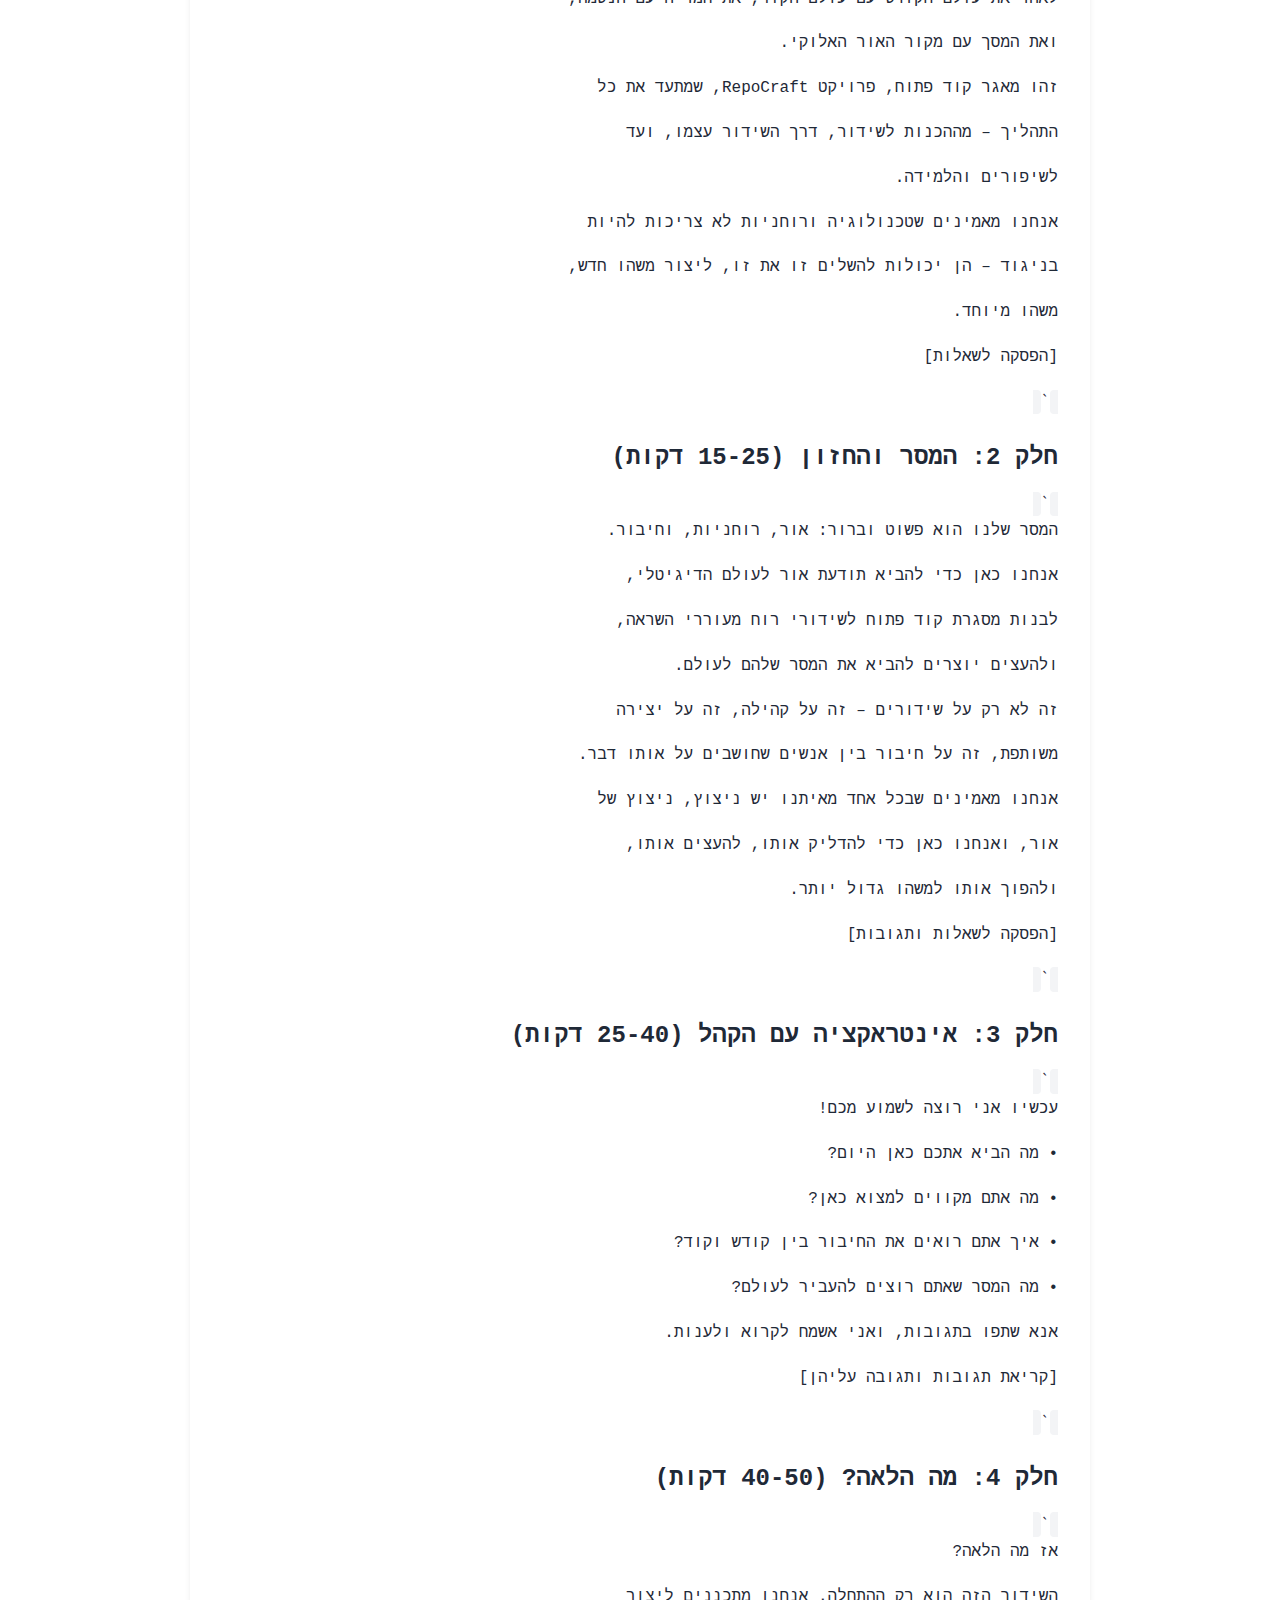
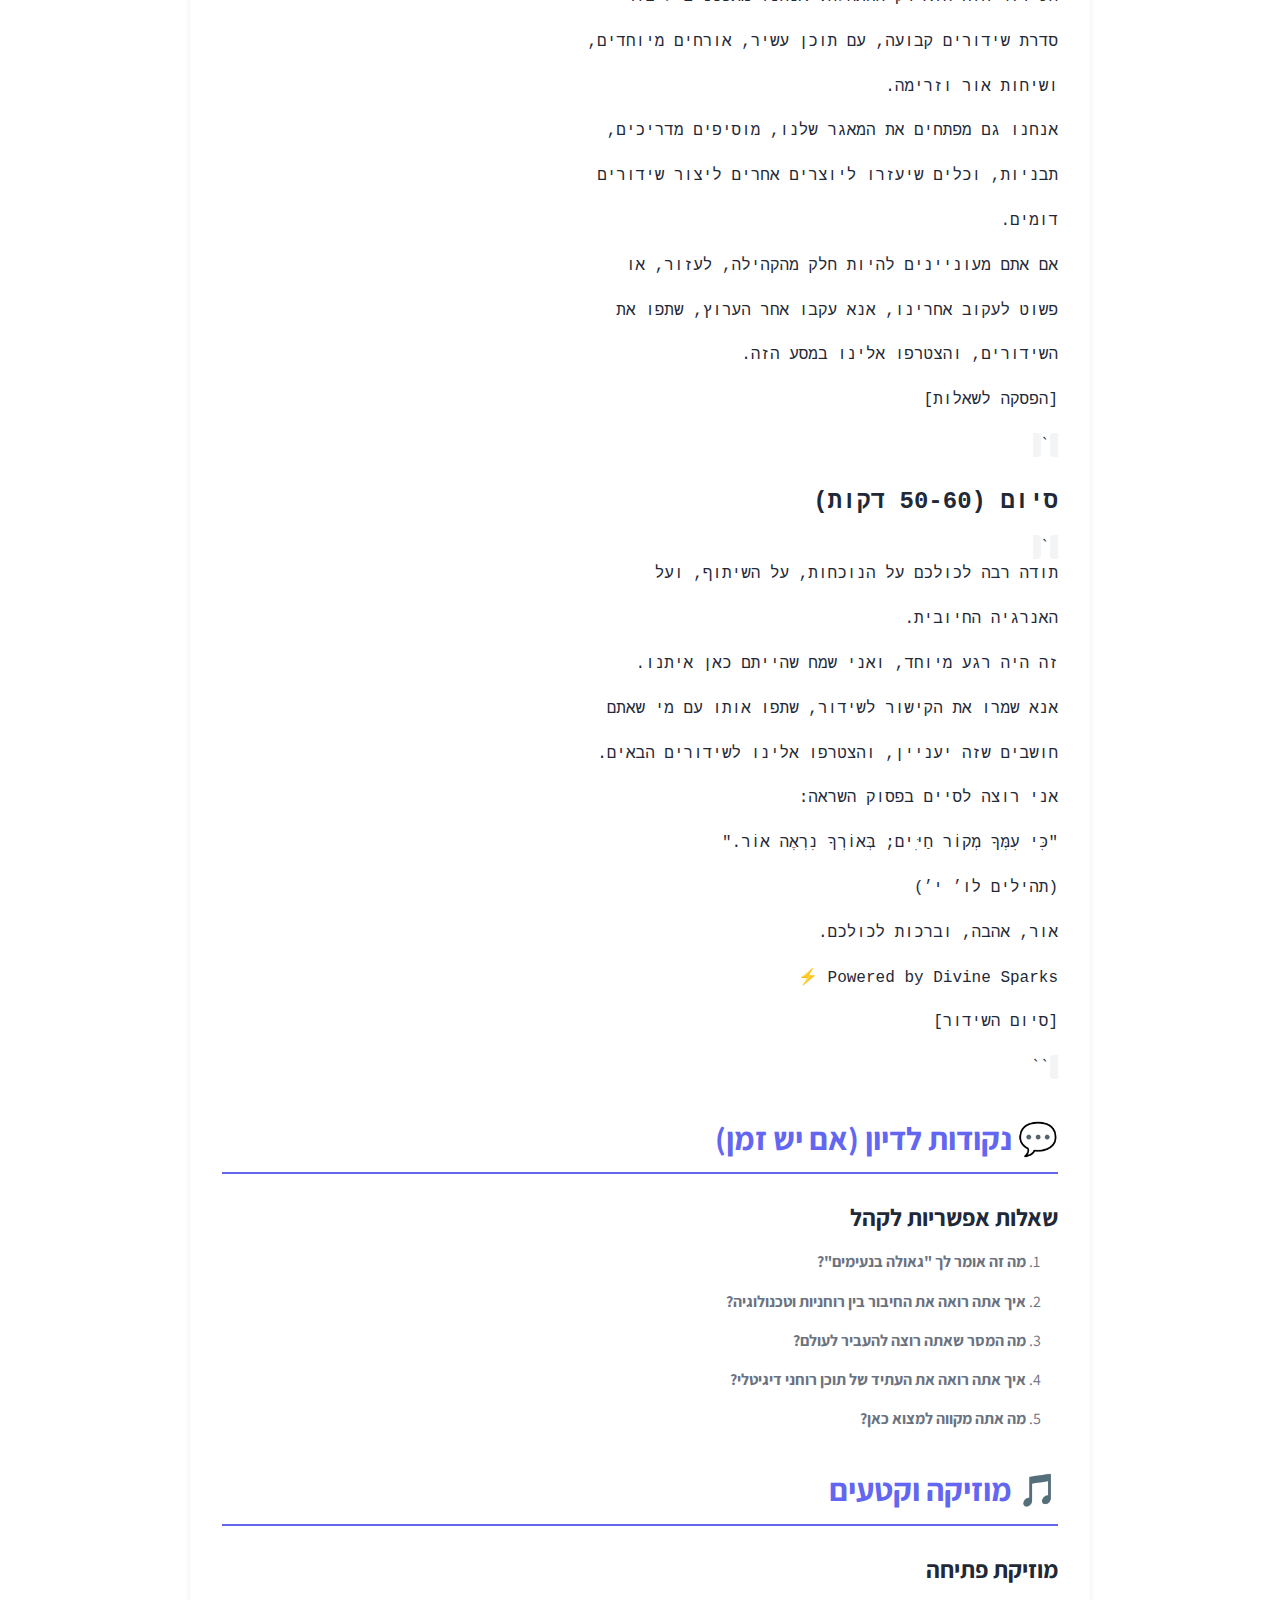
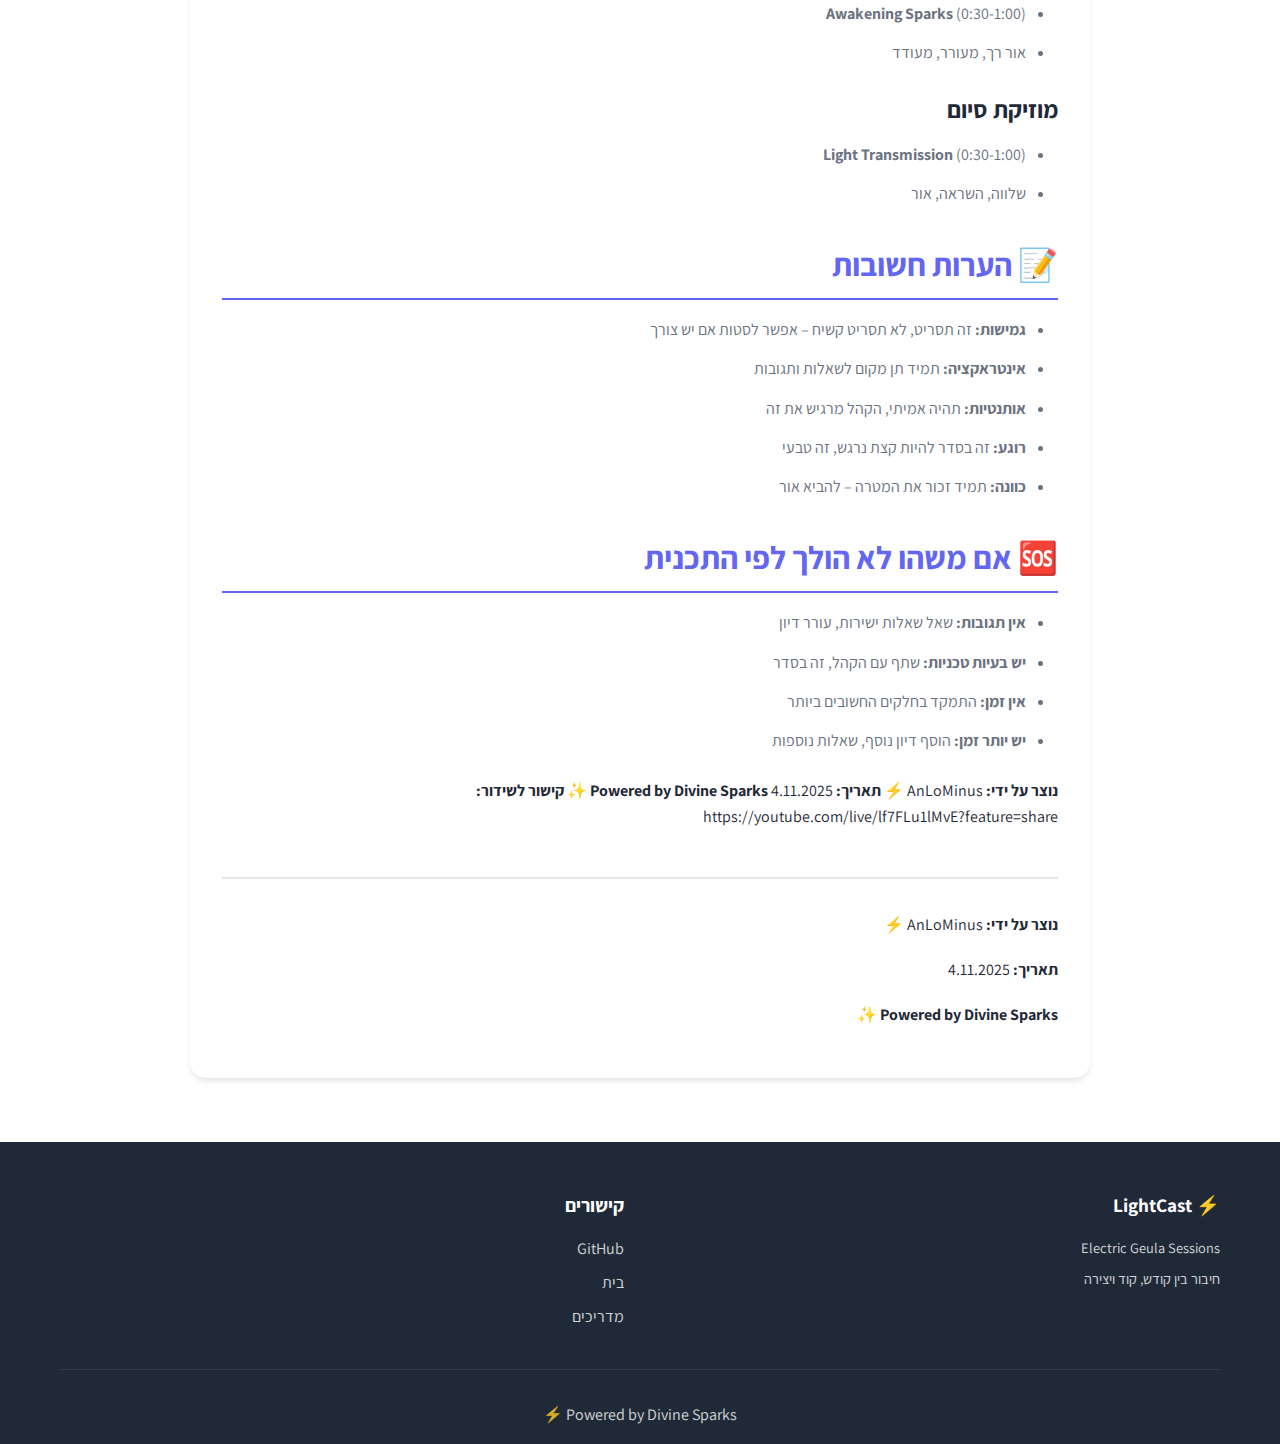
<file: guides/05_first_stream_script.html>
<!DOCTYPE html>
<html lang="he" dir="rtl">
<head>
    <meta charset="UTF-8">
    <meta name="viewport" content="width=device-width, initial-scale=1.0">
    <title>🎬 תסריט לשידור ראשון – LightCast Electric Geula</title>
    <link rel="stylesheet" href="../styles.css">
    <link rel="preconnect" href="https://fonts.googleapis.com">
    <link rel="preconnect" href="https://fonts.gstatic.com" crossorigin>
    <link href="https://fonts.googleapis.com/css2?family=Assistant:wght@300;400;600;700&display=swap" rel="stylesheet">
    <style>
        .guide-content {
            max-width: 900px;
            margin: 0 auto;
            padding: 2rem;
            background: white;
            border-radius: 1rem;
            box-shadow: var(--shadow-md);
        }
        .guide-content h1 {
            font-size: 2.5rem;
            margin-bottom: 1rem;
            color: var(--primary-color);
        }
        .guide-content h2 {
            font-size: 2rem;
            margin-top: 2rem;
            margin-bottom: 1rem;
            color: var(--primary-color);
            border-bottom: 2px solid var(--primary-color);
            padding-bottom: 0.5rem;
        }
        .guide-content h3 {
            font-size: 1.5rem;
            margin-top: 1.5rem;
            margin-bottom: 0.75rem;
            color: var(--text-primary);
        }
        .guide-content h4 {
            font-size: 1.2rem;
            margin-top: 1rem;
            margin-bottom: 0.5rem;
            color: var(--text-primary);
        }
        .guide-content p {
            line-height: 1.8;
            margin-bottom: 1rem;
            color: var(--text-primary);
        }
        .guide-content ul, .guide-content ol {
            margin-bottom: 1.5rem;
            padding-right: 2rem;
        }
        .guide-content li {
            margin-bottom: 0.75rem;
            line-height: 1.7;
            color: var(--text-secondary);
        }
        .guide-content code {
            background: var(--bg-alt);
            padding: 0.2rem 0.5rem;
            border-radius: 0.25rem;
            font-family: 'Courier New', monospace;
            color: var(--primary-color);
        }
        .back-link {
            display: inline-block;
            margin-bottom: 2rem;
            color: var(--primary-color);
            text-decoration: none;
            font-weight: 600;
            padding: 0.5rem 1rem;
            background: var(--bg-alt);
            border-radius: 0.5rem;
            transition: all 0.3s ease;
        }
        .back-link:hover {
            background: var(--primary-color);
            color: white;
            transform: translateX(-5px);
        }
    </style>
</head>
<body>
    <header class="header">
        <div class="container">
            <div class="logo">
                <h1>⚡ LightCast</h1>
                <p class="subtitle">Electric Geula Sessions <span class="version-badge">v1.2.0</span></p>
            </div>
            <nav class="nav">
                <a href="../index.html" class="nav-link">בית</a>
                <a href="../index.html#vision" class="nav-link">חזון ומסר</a>
                <a href="../index.html#guides" class="nav-link">מדריכים</a>
                <a href="../index.html#community" class="nav-link">קהילה</a>
            </nav>
        </div>
    </header>

    <section class="section">
        <div class="container">
            <div class="guide-content">
                <a href="../index.html#guides" class="back-link">← חזרה למדריכים</a>
                <h1>🎬 תסריט לשידור ראשון – Electric Geula #1</h1>
<p>תסריט רשמי לשידור הראשון "גאולה בנעימים – ההתעוררות".</p>
<h2>🎯 מטרות השידור</h2>
<ul>
<li>הצגת הפרויקט LightCast</li>
<li>יצירת חיבור ראשוני עם הקהילה</li>
<li>שיתוף המסר והחזון</li>
<li>פתיחת דיאלוג עם הקהל</li>
</ul>
<h2>📝 מבנה השידור</h2>
<h3>פתיחה (0-5 דקות)</h3>
<p>``<code></p>
<p>ברוכים הבאים ל-LightCast – Electric Geula Sessions! ⚡</p>
<p>אני AnLoMinus, ואני שמח מאוד להיות כאן איתכם היום.</p>
<p>זהו השידור הראשון שלנו, "גאולה בנעימים – ההתעוררות",</p>
<p>ואנחנו כאן יחד כדי להתחיל מסע של אור, רוחניות, וחיבור</p>
<p>בין קודש, קוד ויצירה.</p>
<p>[הפסקה קצרה]</p>
<p>אני רוצה להתחיל בהודיה – תודה על הנוכחות שלכם,</p>
<p>תודה על הזמן שאתם מקדישים כאן, ותודה על האנרגיה</p>
<p>החיובית שאתם מביאים.</p>
<p>זהו רגע היסטורי עבורנו, ואנחנו כאן יחד כדי ליצור</p>
<p>משהו מיוחד.</p>
</code>`<code>
<h3>חלק 1: הצגת הפרויקט (5-15 דקות)</h3>
</code>`<code>
<p>אז מה זה LightCast?</p>
<p>LightCast – Electric Geula Sessions הוא פרויקט שנועד</p>
<p>לאחד את עולם הקודש עם עולם הקוד, את המדיה עם הנשמה,</p>
<p>ואת המסך עם מקור האור האלוקי.</p>
<p>זהו מאגר קוד פתוח, פרויקט RepoCraft, שמתעד את כל</p>
<p>התהליך – מההכנות לשידור, דרך השידור עצמו, ועד</p>
<p>לשיפורים והלמידה.</p>
<p>אנחנו מאמינים שטכנולוגיה ורוחניות לא צריכות להיות</p>
<p>בניגוד – הן יכולות להשלים זו את זו, ליצור משהו חדש,</p>
<p>משהו מיוחד.</p>
<p>[הפסקה לשאלות]</p>
</code>`<code>
<h3>חלק 2: המסר והחזון (15-25 דקות)</h3>
</code>`<code>
<p>המסר שלנו הוא פשוט וברור: אור, רוחניות, וחיבור.</p>
<p>אנחנו כאן כדי להביא תודעת אור לעולם הדיגיטלי,</p>
<p>לבנות מסגרת קוד פתוח לשידורי רוח מעוררי השראה,</p>
<p>ולהעצים יוצרים להביא את המסר שלהם לעולם.</p>
<p>זה לא רק על שידורים – זה על קהילה, זה על יצירה</p>
<p>משותפת, זה על חיבור בין אנשים שחושבים על אותו דבר.</p>
<p>אנחנו מאמינים שבכל אחד מאיתנו יש ניצוץ, ניצוץ של</p>
<p>אור, ואנחנו כאן כדי להדליק אותו, להעצים אותו,</p>
<p>ולהפוך אותו למשהו גדול יותר.</p>
<p>[הפסקה לשאלות ותגובות]</p>
</code>`<code>
<h3>חלק 3: אינטראקציה עם הקהל (25-40 דקות)</h3>
</code>`<code>
<p>עכשיו אני רוצה לשמוע מכם!</p>
<p>• מה הביא אתכם כאן היום?</p>
<p>• מה אתם מקווים למצוא כאן?</p>
<p>• איך אתם רואים את החיבור בין קודש וקוד?</p>
<p>• מה המסר שאתם רוצים להעביר לעולם?</p>
<p>אנא שתפו בתגובות, ואני אשמח לקרוא ולענות.</p>
<p>[קריאת תגובות ותגובה עליהן]</p>
</code>`<code>
<h3>חלק 4: מה הלאה? (40-50 דקות)</h3>
</code>`<code>
<p>אז מה הלאה?</p>
<p>השידור הזה הוא רק ההתחלה. אנחנו מתכננים ליצור</p>
<p>סדרת שידורים קבועה, עם תוכן עשיר, אורחים מיוחדים,</p>
<p>ושיחות אור וזרימה.</p>
<p>אנחנו גם מפתחים את המאגר שלנו, מוסיפים מדריכים,</p>
<p>תבניות, וכלים שיעזרו ליוצרים אחרים ליצור שידורים</p>
<p>דומים.</p>
<p>אם אתם מעוניינים להיות חלק מהקהילה, לעזור, או</p>
<p>פשוט לעקוב אחרינו, אנא עקבו אחר הערוץ, שתפו את</p>
<p>השידורים, והצטרפו אלינו במסע הזה.</p>
<p>[הפסקה לשאלות]</p>
</code>`<code>
<h3>סיום (50-60 דקות)</h3>
</code>`<code>
<p>תודה רבה לכולכם על הנוכחות, על השיתוף, ועל</p>
<p>האנרגיה החיובית.</p>
<p>זה היה רגע מיוחד, ואני שמח שהייתם כאן איתנו.</p>
<p>אנא שמרו את הקישור לשידור, שתפו אותו עם מי שאתם</p>
<p>חושבים שזה יעניין, והצטרפו אלינו לשידורים הבאים.</p>
<p>אני רוצה לסיים בפסוק השראה:</p>
<p>"כִּי עִמְּךָ מְקוֹר חַיִּים; בְּאוֹרְךָ נִרְאֶה אוֹר."</p>
<p>(תהילים לו׳ י׳)</p>
<p>אור, אהבה, וברכות לכולכם.</p>
<p>Powered by Divine Sparks ⚡</p>
<p>[סיום השידור]</p>
</code>``
<h2>💬 נקודות לדיון (אם יש זמן)</h2>
<h3>שאלות אפשריות לקהל</h3>
<ol>
<li><strong>מה זה אומר לך "גאולה בנעימים"?</strong></li>
<li><strong>איך אתה רואה את החיבור בין רוחניות וטכנולוגיה?</strong></li>
<li><strong>מה המסר שאתה רוצה להעביר לעולם?</strong></li>
<li><strong>איך אתה רואה את העתיד של תוכן רוחני דיגיטלי?</strong></li>
<li><strong>מה אתה מקווה למצוא כאן?</strong></li>
</ol>
<h2>🎵 מוזיקה וקטעים</h2>
<h3>מוזיקת פתיחה</h3>
<ul>
<li><strong>Awakening Sparks</strong> (0:30-1:00)</li>
<li>אור רך, מעורר, מעודד</li>
</ul>
<h3>מוזיקת סיום</h3>
<ul>
<li><strong>Light Transmission</strong> (0:30-1:00)</li>
<li>שלווה, השראה, אור</li>
</ul>
<h2>📝 הערות חשובות</h2>
<ul>
<li><strong>גמישות:</strong> זה תסריט, לא תסריט קשיח – אפשר לסטות אם יש צורך</li>
<li><strong>אינטראקציה:</strong> תמיד תן מקום לשאלות ותגובות</li>
<li><strong>אותנטיות:</strong> תהיה אמיתי, הקהל מרגיש את זה</li>
<li><strong>רוגע:</strong> זה בסדר להיות קצת נרגש, זה טבעי</li>
<li><strong>כוונה:</strong> תמיד זכור את המטרה – להביא אור</li>
</ul>
<h2>🆘 אם משהו לא הולך לפי התכנית</h2>
<ul>
<li><strong>אין תגובות:</strong> שאל שאלות ישירות, עורר דיון</li>
<li><strong>יש בעיות טכניות:</strong> שתף עם הקהל, זה בסדר</li>
<li><strong>אין זמן:</strong> התמקד בחלקים החשובים ביותר</li>
<li><strong>יש יותר זמן:</strong> הוסף דיון נוסף, שאלות נוספות</li>
</ul>
<strong>נוצר על ידי:</strong> AnLoMinus ⚡  
<strong>תאריך:</strong> 4.11.2025  
<strong>Powered by Divine Sparks</strong> ✨
<strong>קישור לשידור:</strong> https://youtube.com/live/lf7FLu1lMvE?feature=share
                <div style="margin-top: 3rem; padding-top: 2rem; border-top: 2px solid var(--border-color);">
                    <p><strong>נוצר על ידי:</strong> AnLoMinus ⚡</p>
                    <p><strong>תאריך:</strong> 4.11.2025</p>
                    <p><strong>Powered by Divine Sparks</strong> ✨</p>
                </div>
            </div>
        </div>
    </section>

    <footer class="footer">
        <div class="container">
            <div class="footer-content">
                <div class="footer-section">
                    <h4>⚡ LightCast</h4>
                    <p>Electric Geula Sessions</p>
                    <p>חיבור בין קודש, קוד ויצירה</p>
                </div>
                <div class="footer-section">
                    <h4>קישורים</h4>
                    <ul class="footer-links">
                        <li><a href="https://github.com/AnLoMinus/LightCast" target="_blank">GitHub</a></li>
                        <li><a href="../index.html">בית</a></li>
                        <li><a href="../index.html#guides">מדריכים</a></li>
                    </ul>
                </div>
            </div>
            <div class="footer-bottom">
                <p>Powered by Divine Sparks ⚡</p>
            </div>
        </div>
    </footer>

    <script src="../scripts.js"></script>
</body>
</html>
</file>
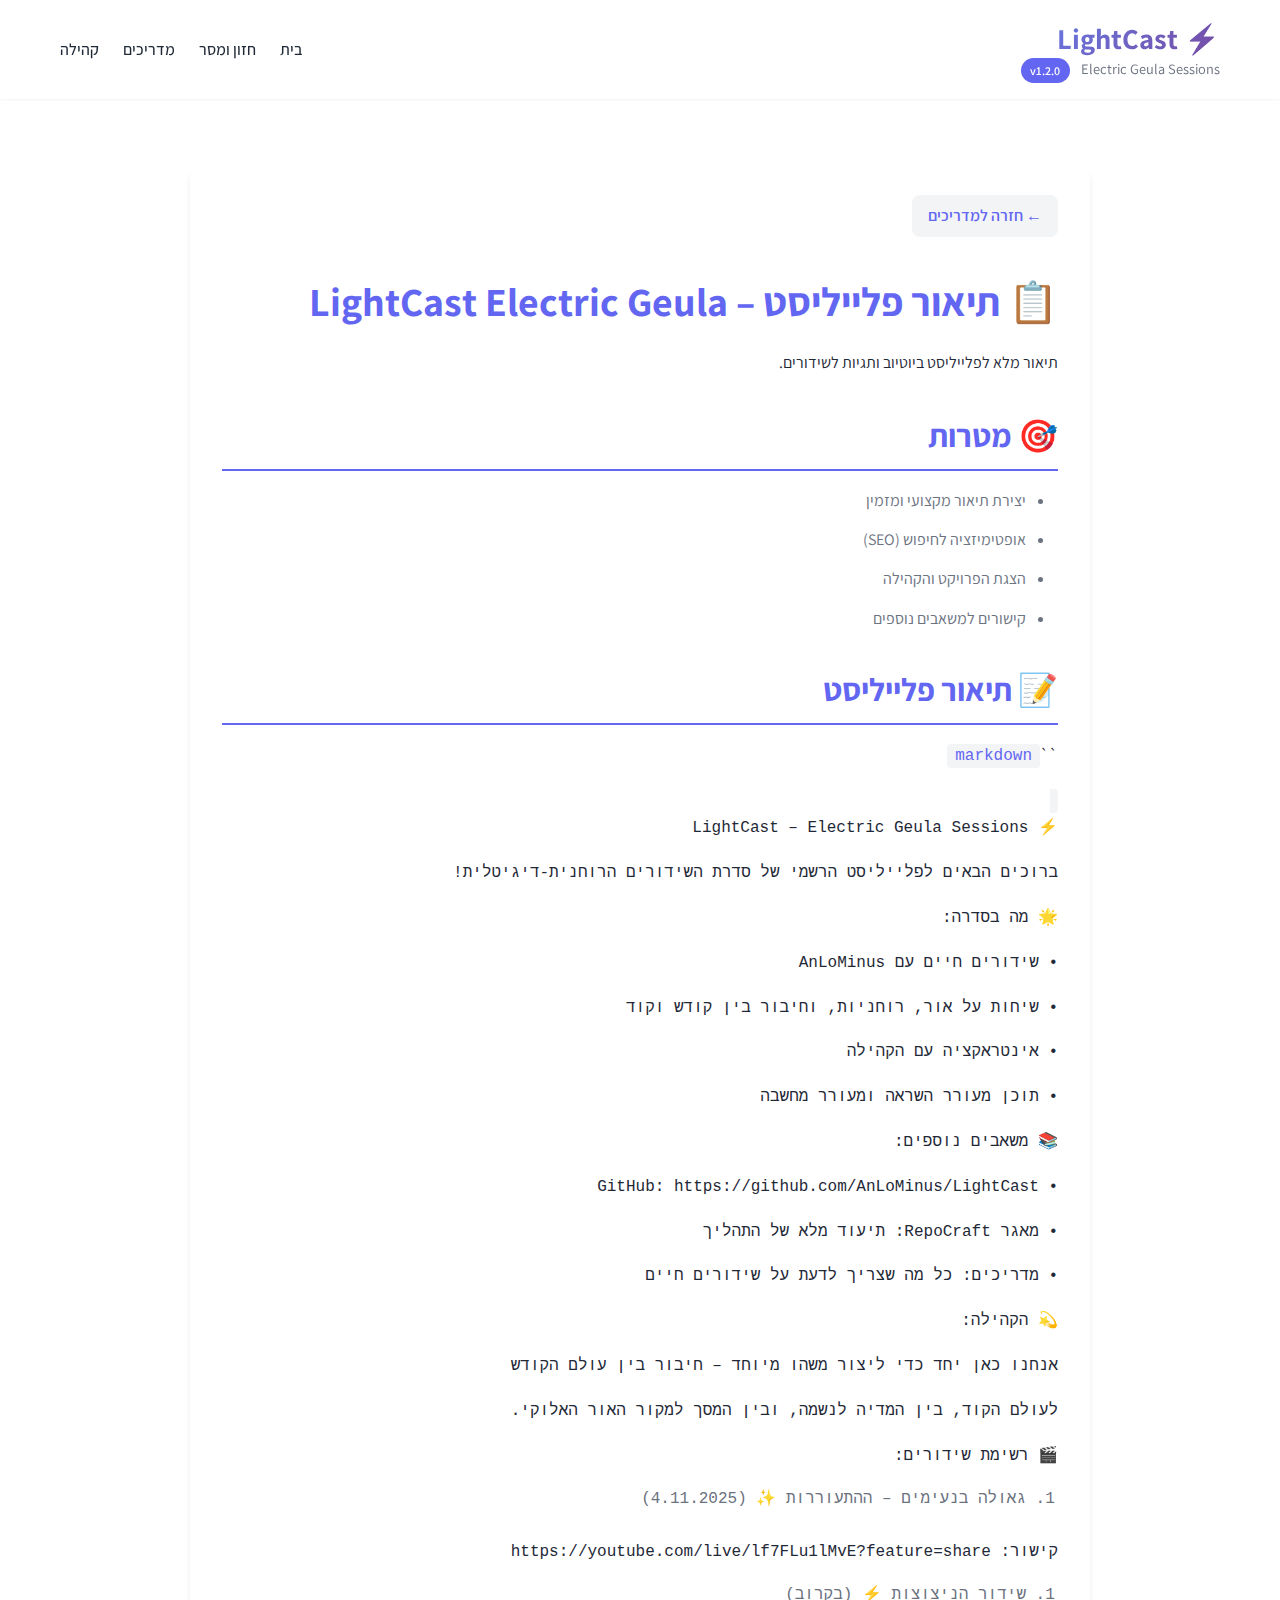
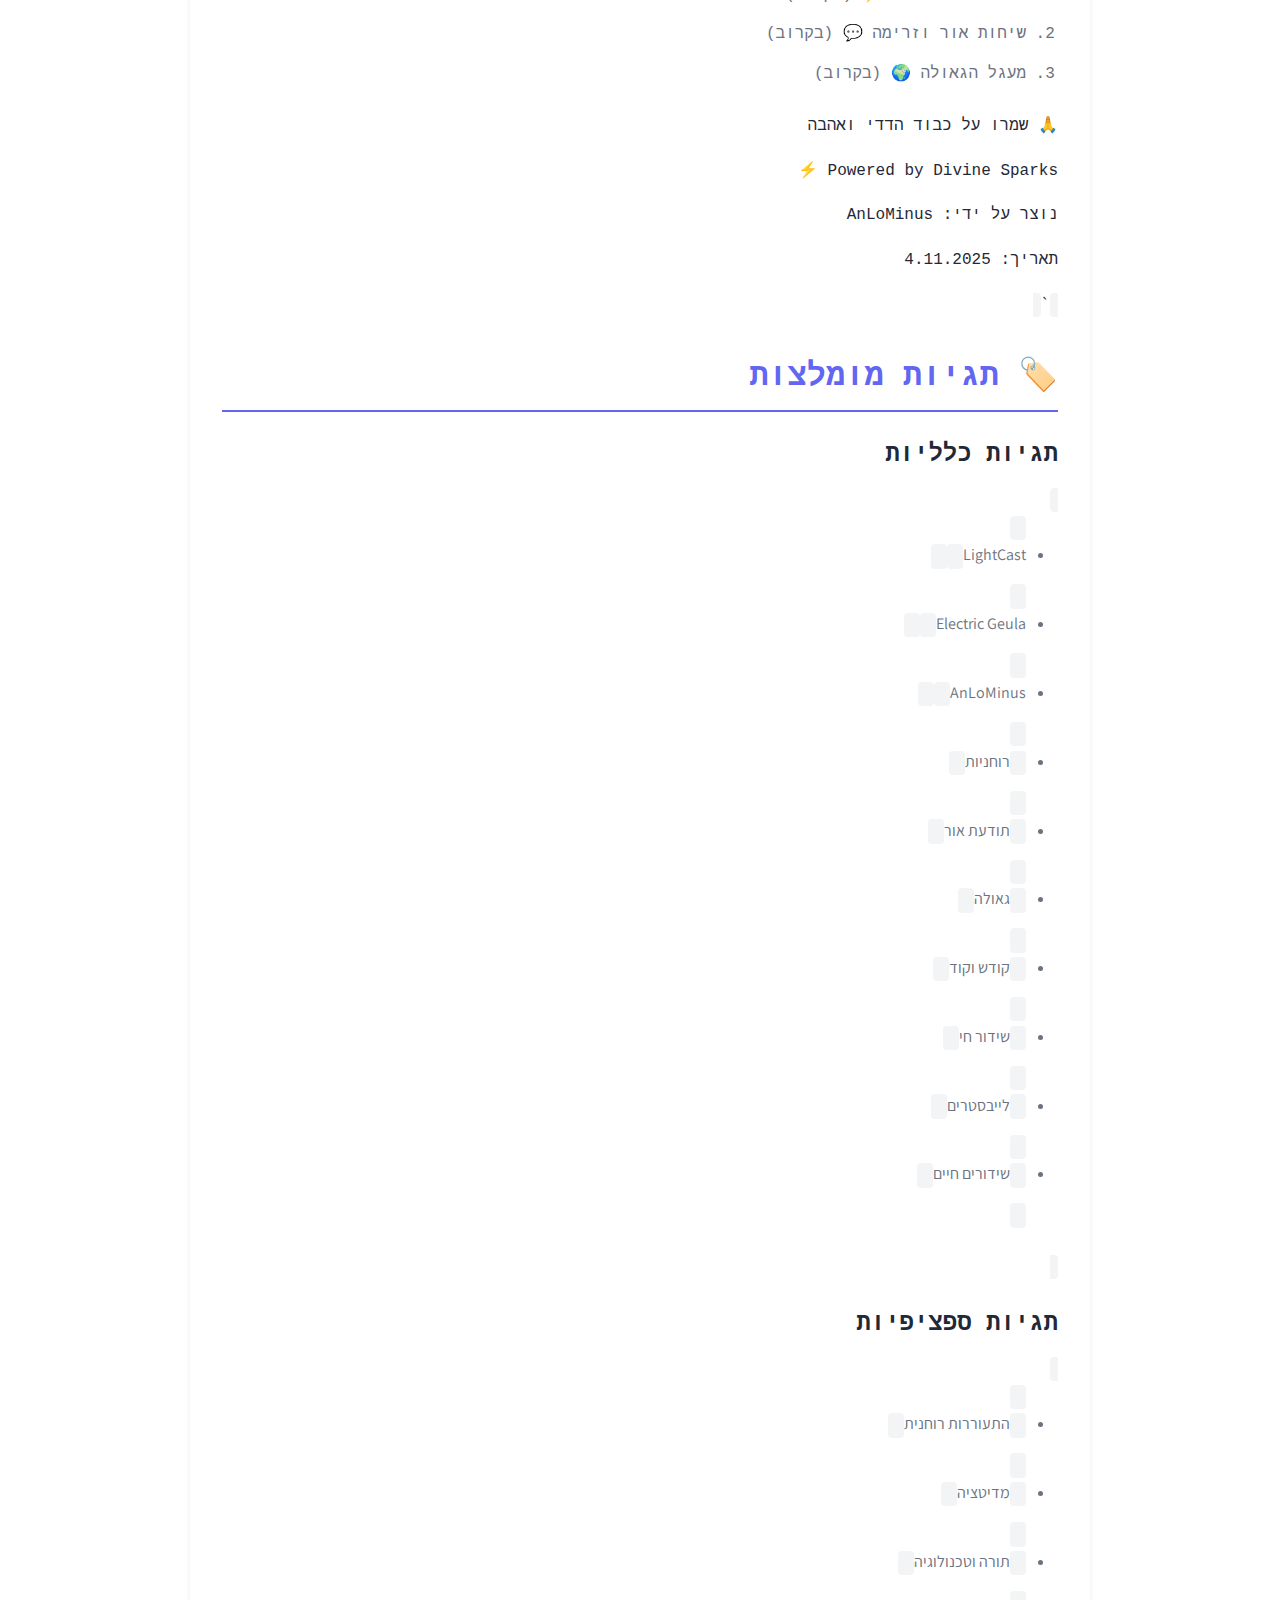
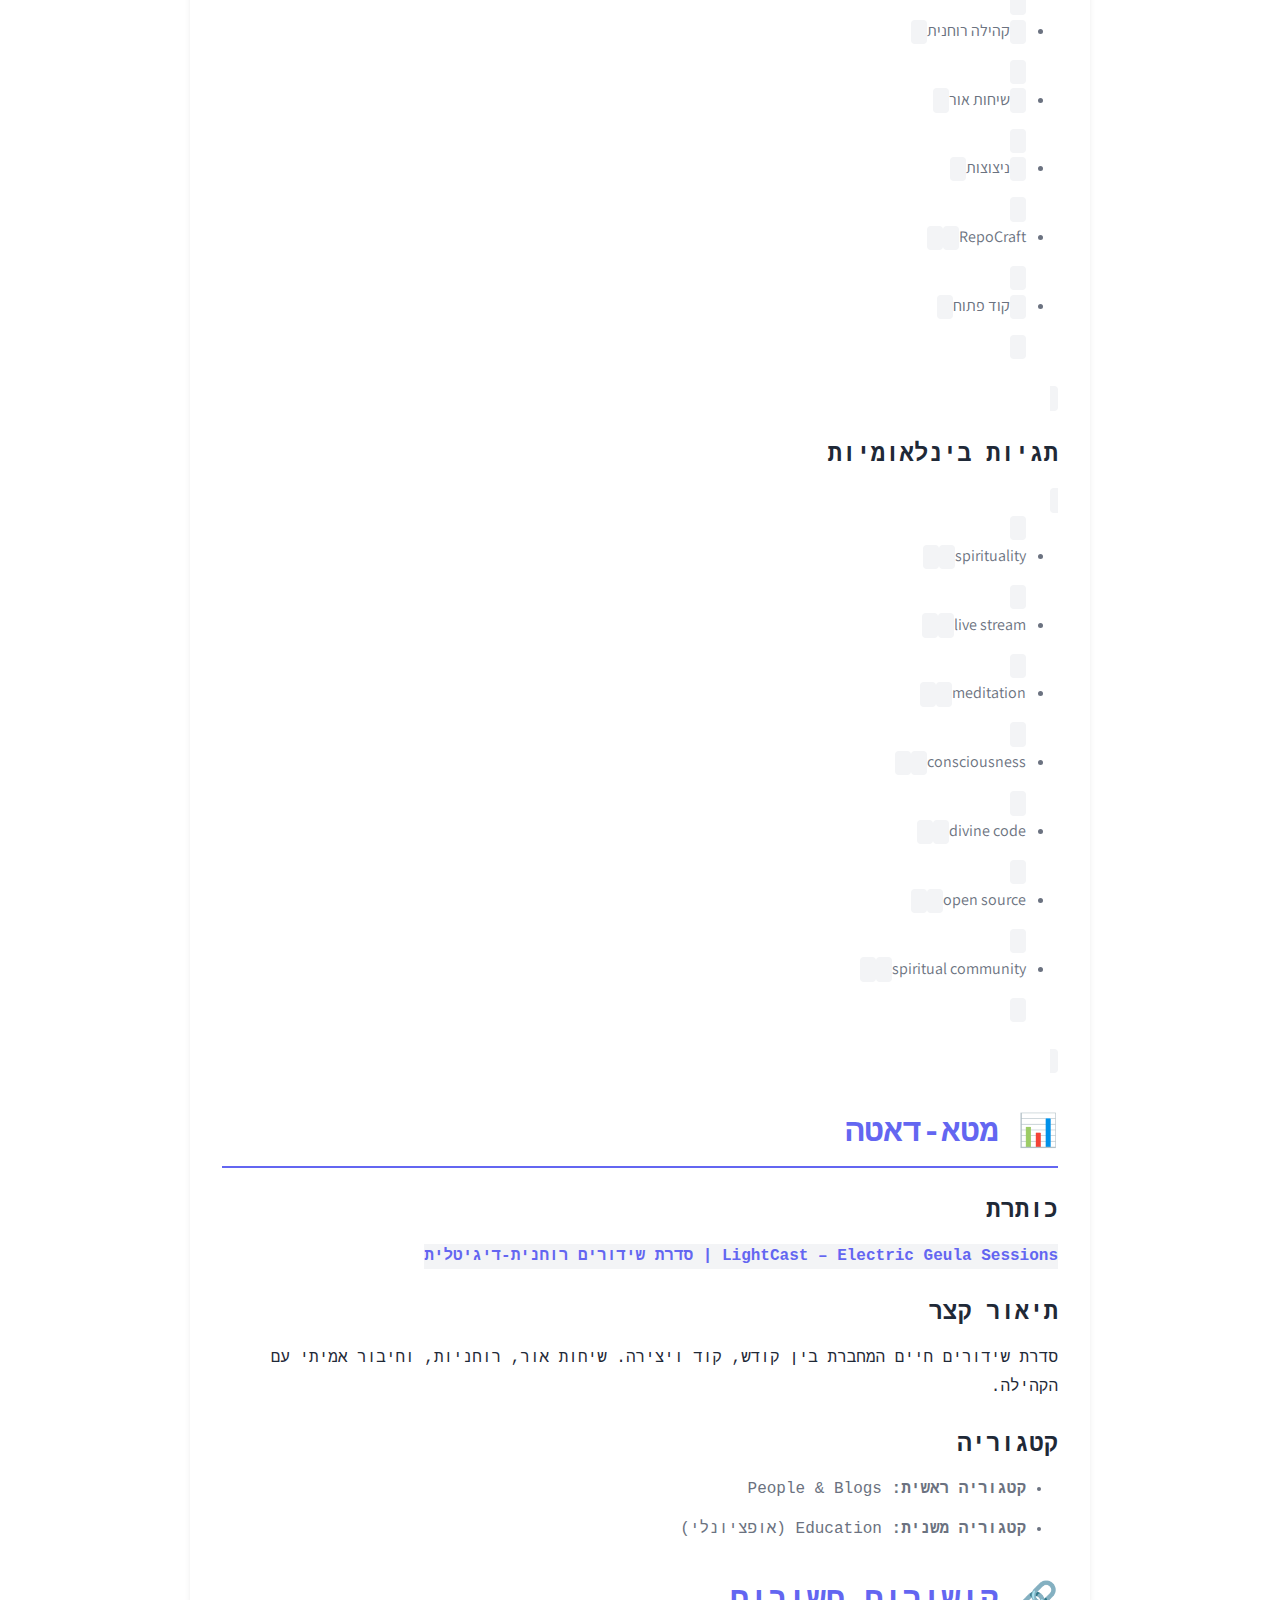
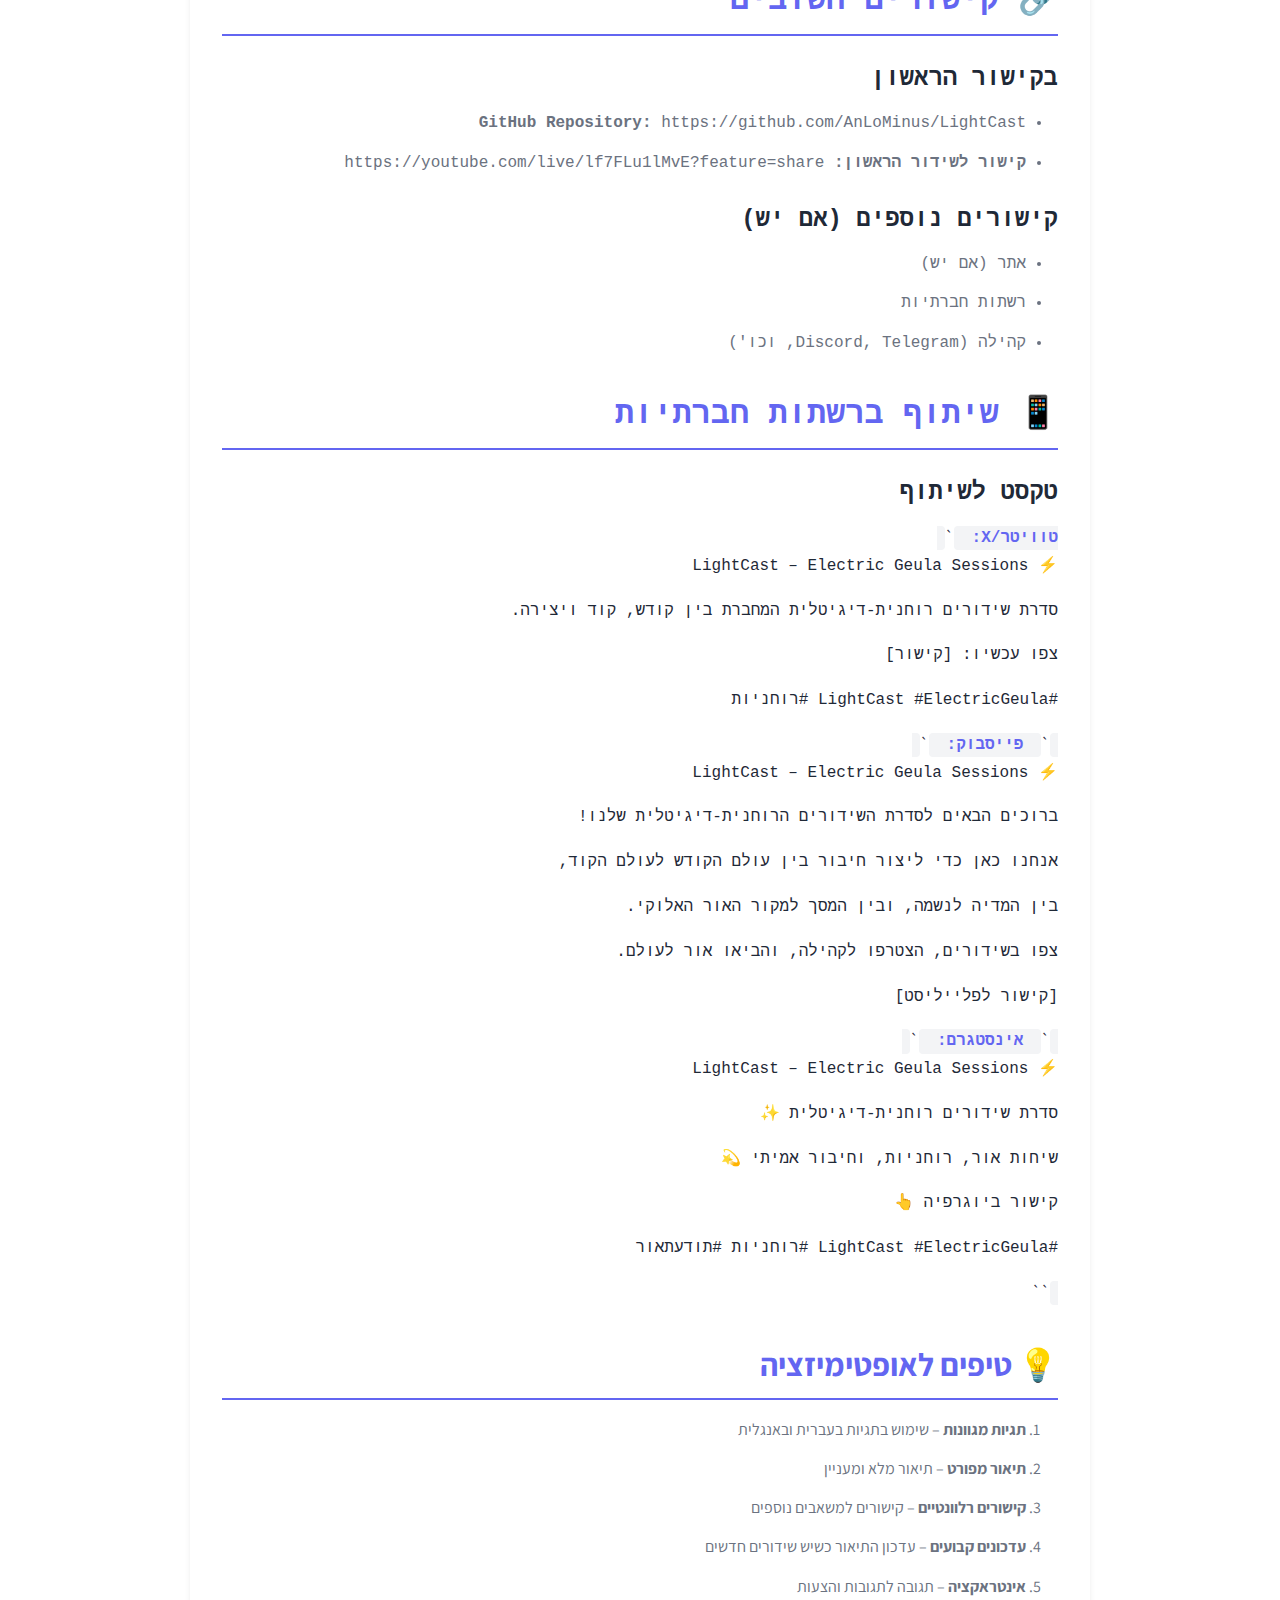
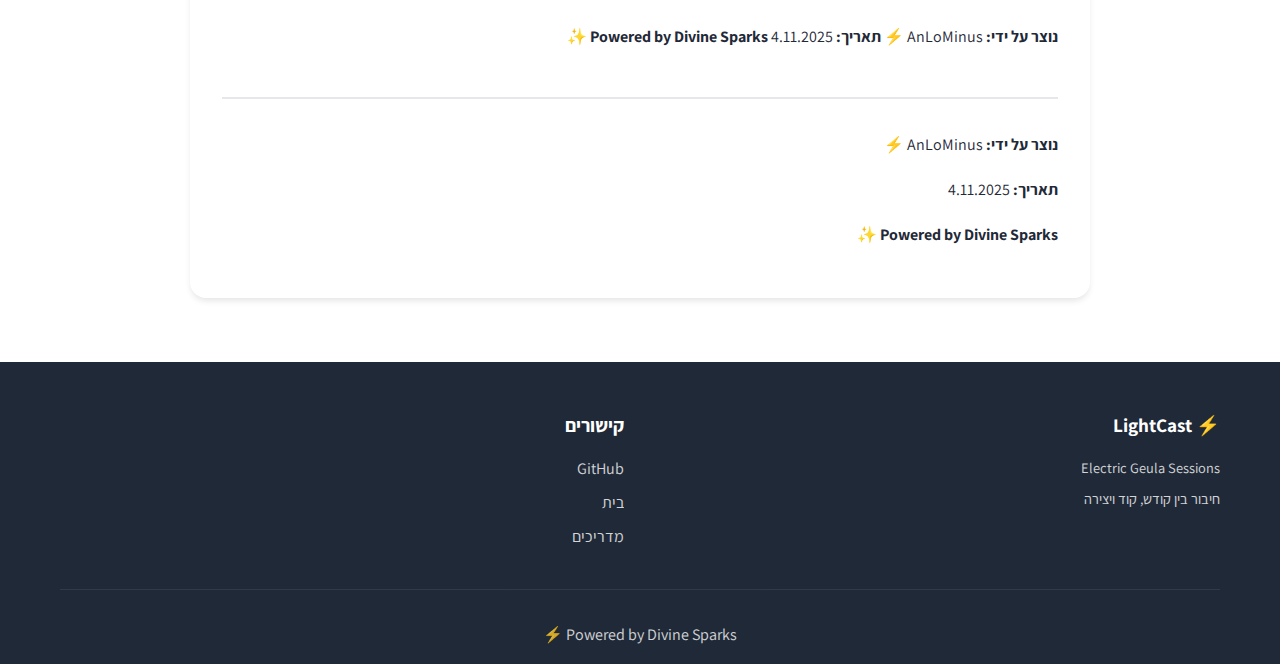
<file: guides/06_playlist_description.html>
<!DOCTYPE html>
<html lang="he" dir="rtl">
<head>
    <meta charset="UTF-8">
    <meta name="viewport" content="width=device-width, initial-scale=1.0">
    <title>📋 תיאור פלייליסט – LightCast Electric Geula</title>
    <link rel="stylesheet" href="../styles.css">
    <link rel="preconnect" href="https://fonts.googleapis.com">
    <link rel="preconnect" href="https://fonts.gstatic.com" crossorigin>
    <link href="https://fonts.googleapis.com/css2?family=Assistant:wght@300;400;600;700&display=swap" rel="stylesheet">
    <style>
        .guide-content {
            max-width: 900px;
            margin: 0 auto;
            padding: 2rem;
            background: white;
            border-radius: 1rem;
            box-shadow: var(--shadow-md);
        }
        .guide-content h1 {
            font-size: 2.5rem;
            margin-bottom: 1rem;
            color: var(--primary-color);
        }
        .guide-content h2 {
            font-size: 2rem;
            margin-top: 2rem;
            margin-bottom: 1rem;
            color: var(--primary-color);
            border-bottom: 2px solid var(--primary-color);
            padding-bottom: 0.5rem;
        }
        .guide-content h3 {
            font-size: 1.5rem;
            margin-top: 1.5rem;
            margin-bottom: 0.75rem;
            color: var(--text-primary);
        }
        .guide-content h4 {
            font-size: 1.2rem;
            margin-top: 1rem;
            margin-bottom: 0.5rem;
            color: var(--text-primary);
        }
        .guide-content p {
            line-height: 1.8;
            margin-bottom: 1rem;
            color: var(--text-primary);
        }
        .guide-content ul, .guide-content ol {
            margin-bottom: 1.5rem;
            padding-right: 2rem;
        }
        .guide-content li {
            margin-bottom: 0.75rem;
            line-height: 1.7;
            color: var(--text-secondary);
        }
        .guide-content code {
            background: var(--bg-alt);
            padding: 0.2rem 0.5rem;
            border-radius: 0.25rem;
            font-family: 'Courier New', monospace;
            color: var(--primary-color);
        }
        .back-link {
            display: inline-block;
            margin-bottom: 2rem;
            color: var(--primary-color);
            text-decoration: none;
            font-weight: 600;
            padding: 0.5rem 1rem;
            background: var(--bg-alt);
            border-radius: 0.5rem;
            transition: all 0.3s ease;
        }
        .back-link:hover {
            background: var(--primary-color);
            color: white;
            transform: translateX(-5px);
        }
    </style>
</head>
<body>
    <header class="header">
        <div class="container">
            <div class="logo">
                <h1>⚡ LightCast</h1>
                <p class="subtitle">Electric Geula Sessions <span class="version-badge">v1.2.0</span></p>
            </div>
            <nav class="nav">
                <a href="../index.html" class="nav-link">בית</a>
                <a href="../index.html#vision" class="nav-link">חזון ומסר</a>
                <a href="../index.html#guides" class="nav-link">מדריכים</a>
                <a href="../index.html#community" class="nav-link">קהילה</a>
            </nav>
        </div>
    </header>

    <section class="section">
        <div class="container">
            <div class="guide-content">
                <a href="../index.html#guides" class="back-link">← חזרה למדריכים</a>
                <h1>📋 תיאור פלייליסט – LightCast Electric Geula</h1>
<p>תיאור מלא לפלייליסט ביוטיוב ותגיות לשידורים.</p>
<h2>🎯 מטרות</h2>
<ul>
<li>יצירת תיאור מקצועי ומזמין</li>
<li>אופטימיזציה לחיפוש (SEO)</li>
<li>הצגת הפרויקט והקהילה</li>
<li>קישורים למשאבים נוספים</li>
</ul>
<h2>📝 תיאור פלייליסט</h2>
<p>``<code>markdown</p>
<p>⚡ LightCast – Electric Geula Sessions</p>
<p>ברוכים הבאים לפלייליסט הרשמי של סדרת השידורים הרוחנית-דיגיטלית!</p>
<p>🌟 מה בסדרה:</p>
<p>• שידורים חיים עם AnLoMinus</p>
<p>• שיחות על אור, רוחניות, וחיבור בין קודש וקוד</p>
<p>• אינטראקציה עם הקהילה</p>
<p>• תוכן מעורר השראה ומעורר מחשבה</p>
<p>📚 משאבים נוספים:</p>
<p>• GitHub: https://github.com/AnLoMinus/LightCast</p>
<p>• מאגר RepoCraft: תיעוד מלא של התהליך</p>
<p>• מדריכים: כל מה שצריך לדעת על שידורים חיים</p>
<p>💫 הקהילה:</p>
<p>אנחנו כאן יחד כדי ליצור משהו מיוחד – חיבור בין עולם הקודש</p>
<p>לעולם הקוד, בין המדיה לנשמה, ובין המסך למקור האור האלוקי.</p>
<p>🎬 רשימת שידורים:</p>
<ol>
<li>גאולה בנעימים – ההתעוררות ✨ (4.11.2025)</li>
</ol>
<p>קישור: https://youtube.com/live/lf7FLu1lMvE?feature=share</p>
<ol>
<li>שידור הניצוצות ⚡ (בקרוב)</li>
<li>שיחות אור וזרימה 💬 (בקרוב)</li>
<li>מעגל הגאולה 🌍 (בקרוב)</li>
</ol>
<p>🙏 שמרו על כבוד הדדי ואהבה</p>
<p>Powered by Divine Sparks ⚡</p>
<p>נוצר על ידי: AnLoMinus</p>
<p>תאריך: 4.11.2025</p>
</code>`<code>
<h2>🏷️ תגיות מומלצות</h2>
<h3>תגיות כלליות</h3>
<ul>
<li></code>LightCast<code></li>
<li></code>Electric Geula<code></li>
<li></code>AnLoMinus<code></li>
<li></code>רוחניות<code></li>
<li></code>תודעת אור<code></li>
<li></code>גאולה<code></li>
<li></code>קודש וקוד<code></li>
<li></code>שידור חי<code></li>
<li></code>לייבסטרים<code></li>
<li></code>שידורים חיים<code></li>
</ul>
<h3>תגיות ספציפיות</h3>
<ul>
<li></code>התעוררות רוחנית<code></li>
<li></code>מדיטציה<code></li>
<li></code>תורה וטכנולוגיה<code></li>
<li></code>קהילה רוחנית<code></li>
<li></code>שיחות אור<code></li>
<li></code>ניצוצות<code></li>
<li></code>RepoCraft<code></li>
<li></code>קוד פתוח<code></li>
</ul>
<h3>תגיות בינלאומיות</h3>
<ul>
<li></code>spirituality<code></li>
<li></code>live stream<code></li>
<li></code>meditation<code></li>
<li></code>consciousness<code></li>
<li></code>divine code<code></li>
<li></code>open source<code></li>
<li></code>spiritual community<code></li>
</ul>
<h2>📊 מטא-דאטה</h2>
<h3>כותרת</h3>
<strong>LightCast – Electric Geula Sessions | סדרת שידורים רוחנית-דיגיטלית</strong>
<h3>תיאור קצר</h3>
<p>סדרת שידורים חיים המחברת בין קודש, קוד ויצירה. שיחות אור, רוחניות, וחיבור אמיתי עם הקהילה.</p>
<h3>קטגוריה</h3>
<ul>
<li><strong>קטגוריה ראשית:</strong> People & Blogs</li>
<li><strong>קטגוריה משנית:</strong> Education (אופציונלי)</li>
</ul>
<h2>🔗 קישורים חשובים</h2>
<h3>בקישור הראשון</h3>
<ul>
<li><strong>GitHub Repository:</strong> https://github.com/AnLoMinus/LightCast</li>
<li><strong>קישור לשידור הראשון:</strong> https://youtube.com/live/lf7FLu1lMvE?feature=share</li>
</ul>
<h3>קישורים נוספים (אם יש)</h3>
<ul>
<li>אתר (אם יש)</li>
<li>רשתות חברתיות</li>
<li>קהילה (Discord, Telegram, וכו')</li>
</ul>
<h2>📱 שיתוף ברשתות חברתיות</h2>
<h3>טקסט לשיתוף</h3>
<strong>טוויטר/X:</strong>
</code>`<code>
<p>⚡ LightCast – Electric Geula Sessions</p>
<p>סדרת שידורים רוחנית-דיגיטלית המחברת בין קודש, קוד ויצירה.</p>
<p>צפו עכשיו: [קישור]</p>
<p>#LightCast #ElectricGeula #רוחניות</p>
</code>`<code>
<strong>פייסבוק:</strong>
</code>`<code>
<p>⚡ LightCast – Electric Geula Sessions</p>
<p>ברוכים הבאים לסדרת השידורים הרוחנית-דיגיטלית שלנו!</p>
<p>אנחנו כאן כדי ליצור חיבור בין עולם הקודש לעולם הקוד,</p>
<p>בין המדיה לנשמה, ובין המסך למקור האור האלוקי.</p>
<p>צפו בשידורים, הצטרפו לקהילה, והביאו אור לעולם.</p>
<p>[קישור לפלייליסט]</p>
</code>`<code>
<strong>אינסטגרם:</strong>
</code>`<code>
<p>⚡ LightCast – Electric Geula Sessions</p>
<p>סדרת שידורים רוחנית-דיגיטלית ✨</p>
<p>שיחות אור, רוחניות, וחיבור אמיתי 💫</p>
<p>קישור ביוגרפיה 👆</p>
<p>#LightCast #ElectricGeula #רוחניות #תודעתאור</p>
</code>``
<h2>💡 טיפים לאופטימיזציה</h2>
<ol>
<li><strong>תגיות מגוונות</strong> – שימוש בתגיות בעברית ובאנגלית</li>
<li><strong>תיאור מפורט</strong> – תיאור מלא ומעניין</li>
<li><strong>קישורים רלוונטיים</strong> – קישורים למשאבים נוספים</li>
<li><strong>עדכונים קבועים</strong> – עדכון התיאור כשיש שידורים חדשים</li>
<li><strong>אינטראקציה</strong> – תגובה לתגובות והצעות</li>
</ol>
<strong>נוצר על ידי:</strong> AnLoMinus ⚡  
<strong>תאריך:</strong> 4.11.2025  
<strong>Powered by Divine Sparks</strong> ✨
                <div style="margin-top: 3rem; padding-top: 2rem; border-top: 2px solid var(--border-color);">
                    <p><strong>נוצר על ידי:</strong> AnLoMinus ⚡</p>
                    <p><strong>תאריך:</strong> 4.11.2025</p>
                    <p><strong>Powered by Divine Sparks</strong> ✨</p>
                </div>
            </div>
        </div>
    </section>

    <footer class="footer">
        <div class="container">
            <div class="footer-content">
                <div class="footer-section">
                    <h4>⚡ LightCast</h4>
                    <p>Electric Geula Sessions</p>
                    <p>חיבור בין קודש, קוד ויצירה</p>
                </div>
                <div class="footer-section">
                    <h4>קישורים</h4>
                    <ul class="footer-links">
                        <li><a href="https://github.com/AnLoMinus/LightCast" target="_blank">GitHub</a></li>
                        <li><a href="../index.html">בית</a></li>
                        <li><a href="../index.html#guides">מדריכים</a></li>
                    </ul>
                </div>
            </div>
            <div class="footer-bottom">
                <p>Powered by Divine Sparks ⚡</p>
            </div>
        </div>
    </footer>

    <script src="../scripts.js"></script>
</body>
</html>
</file>
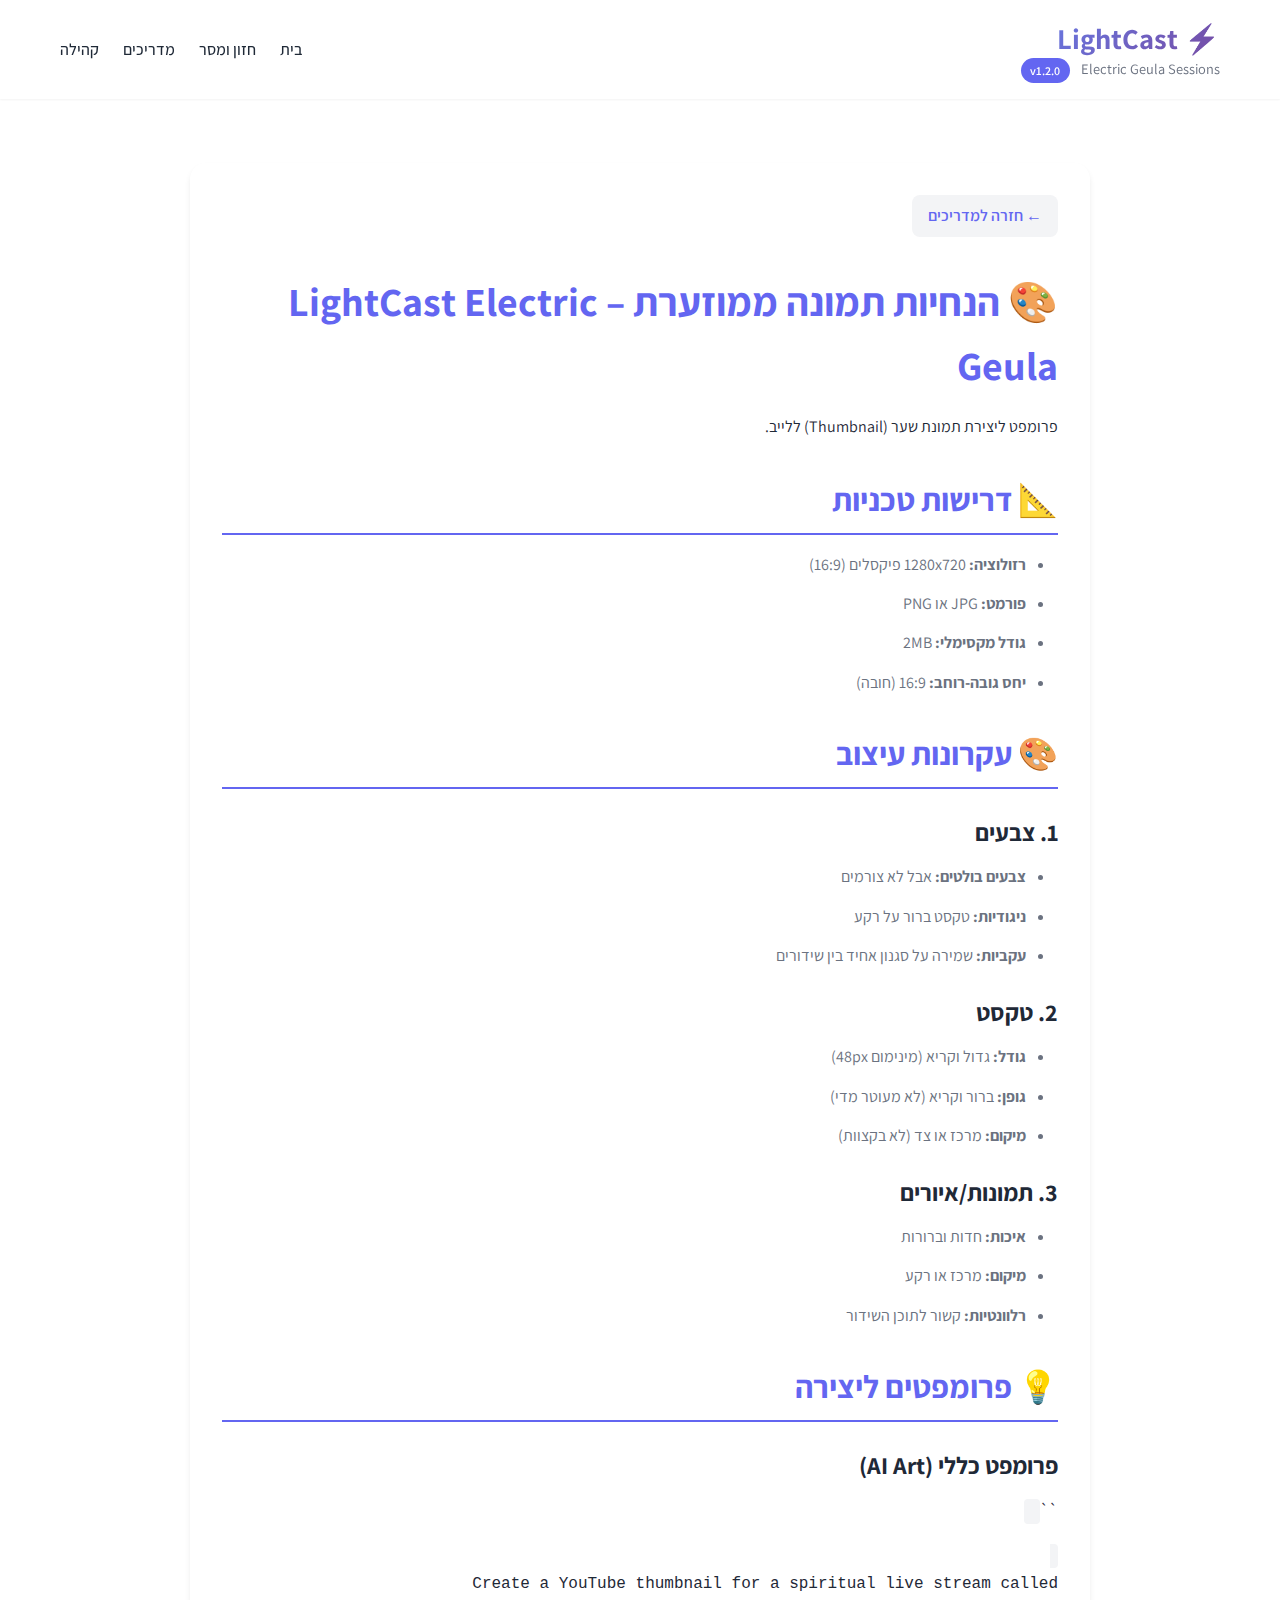
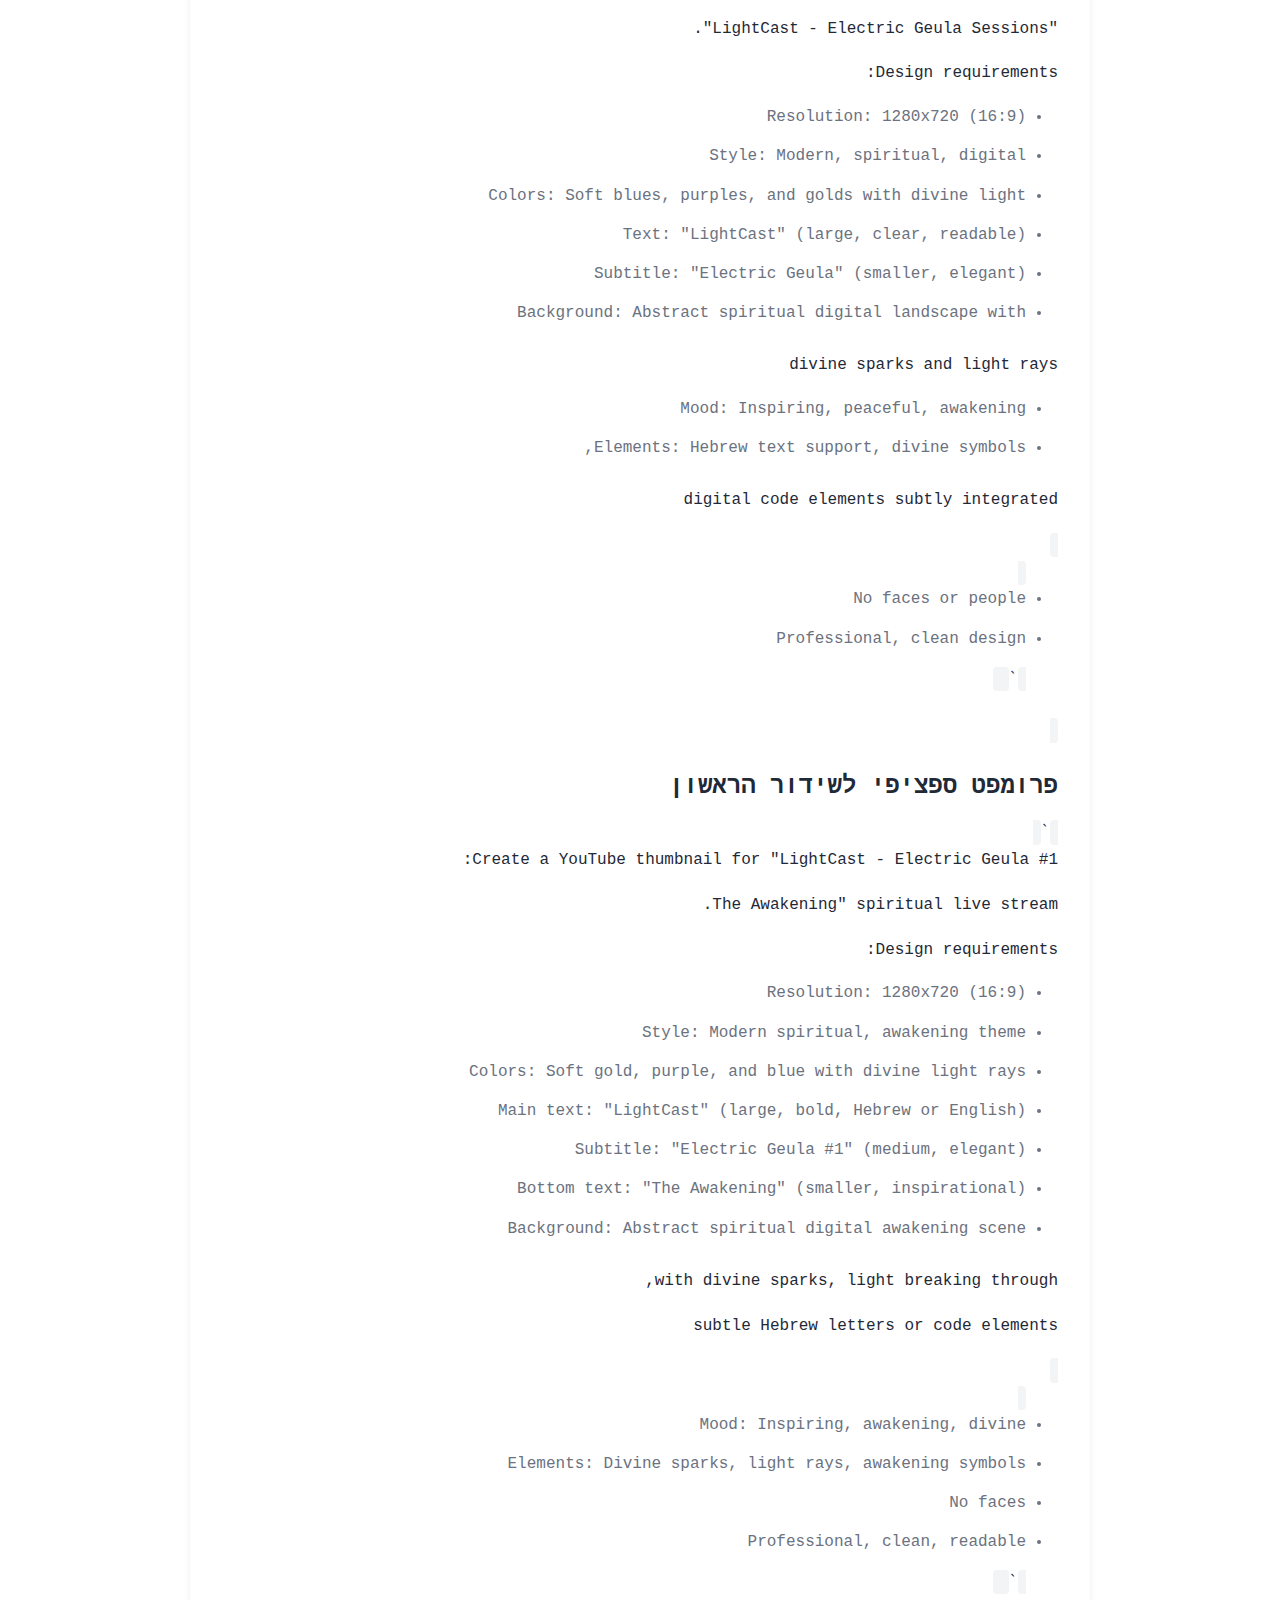
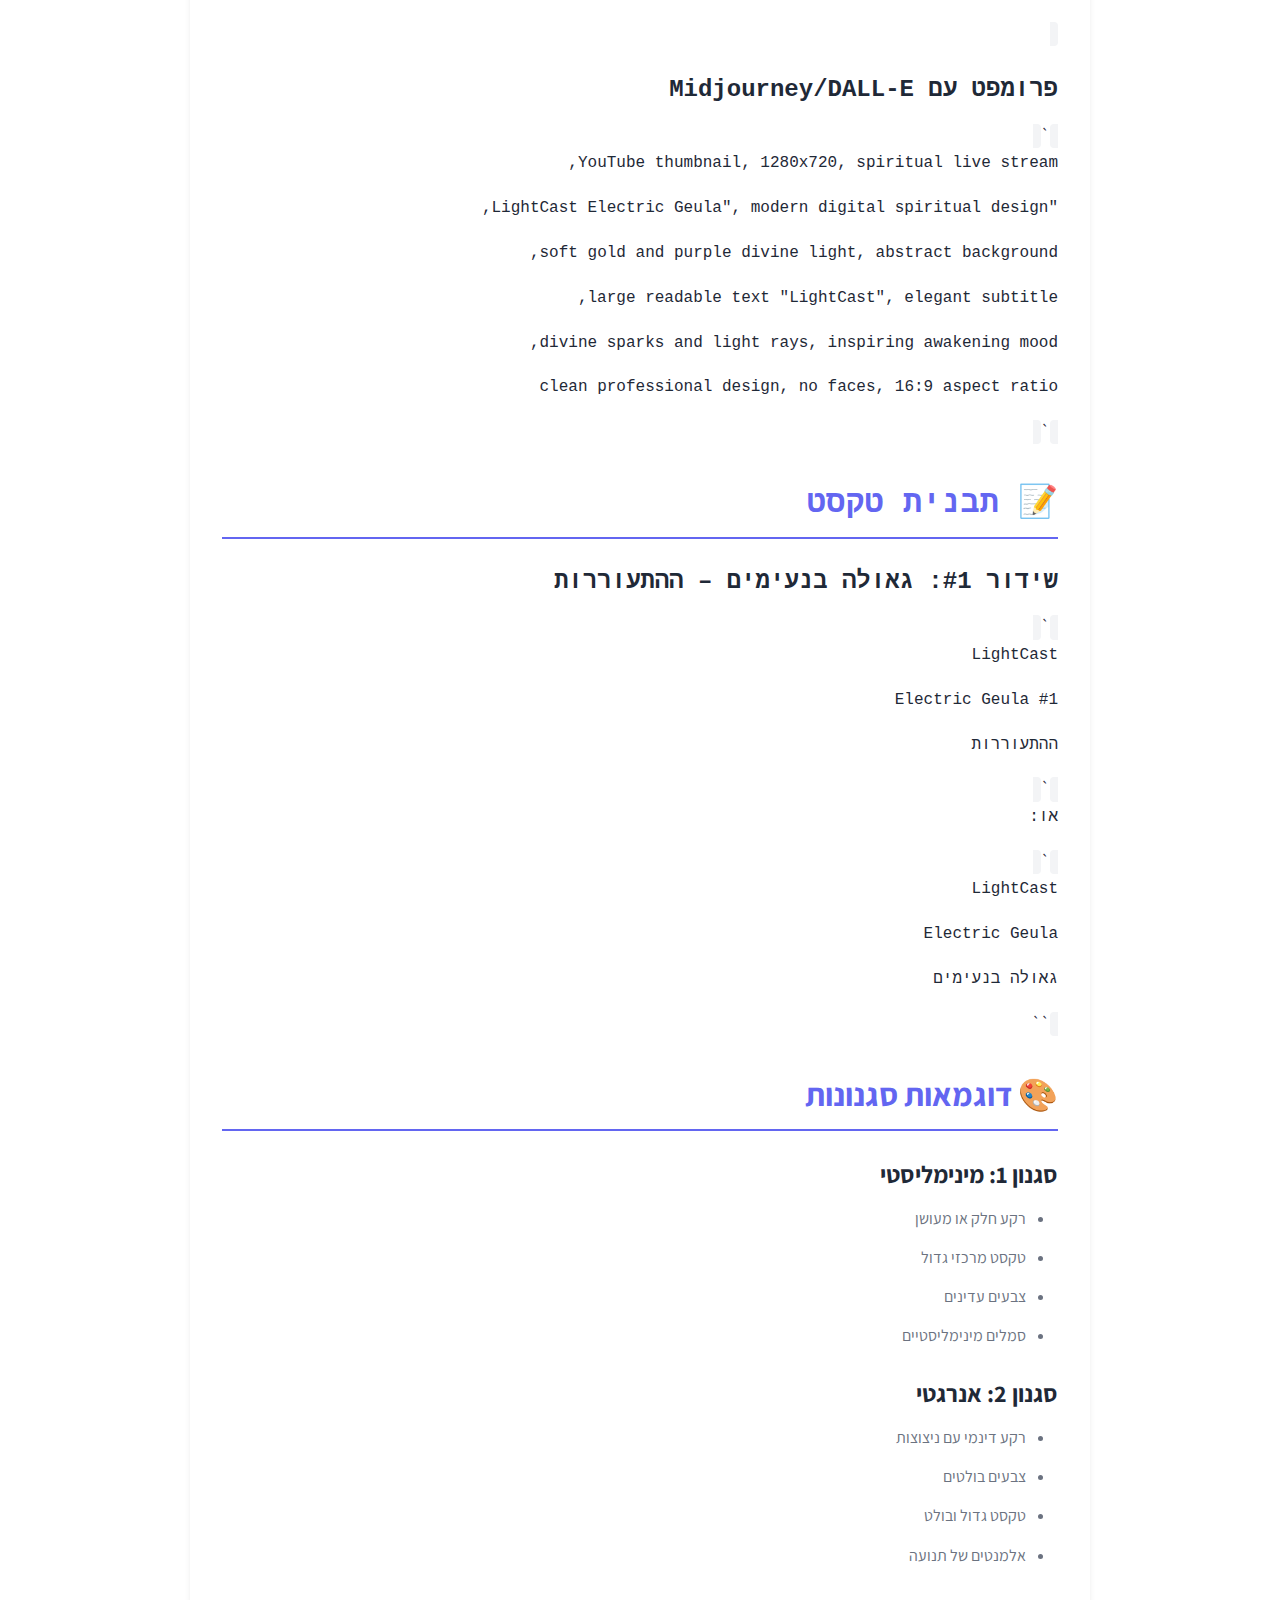
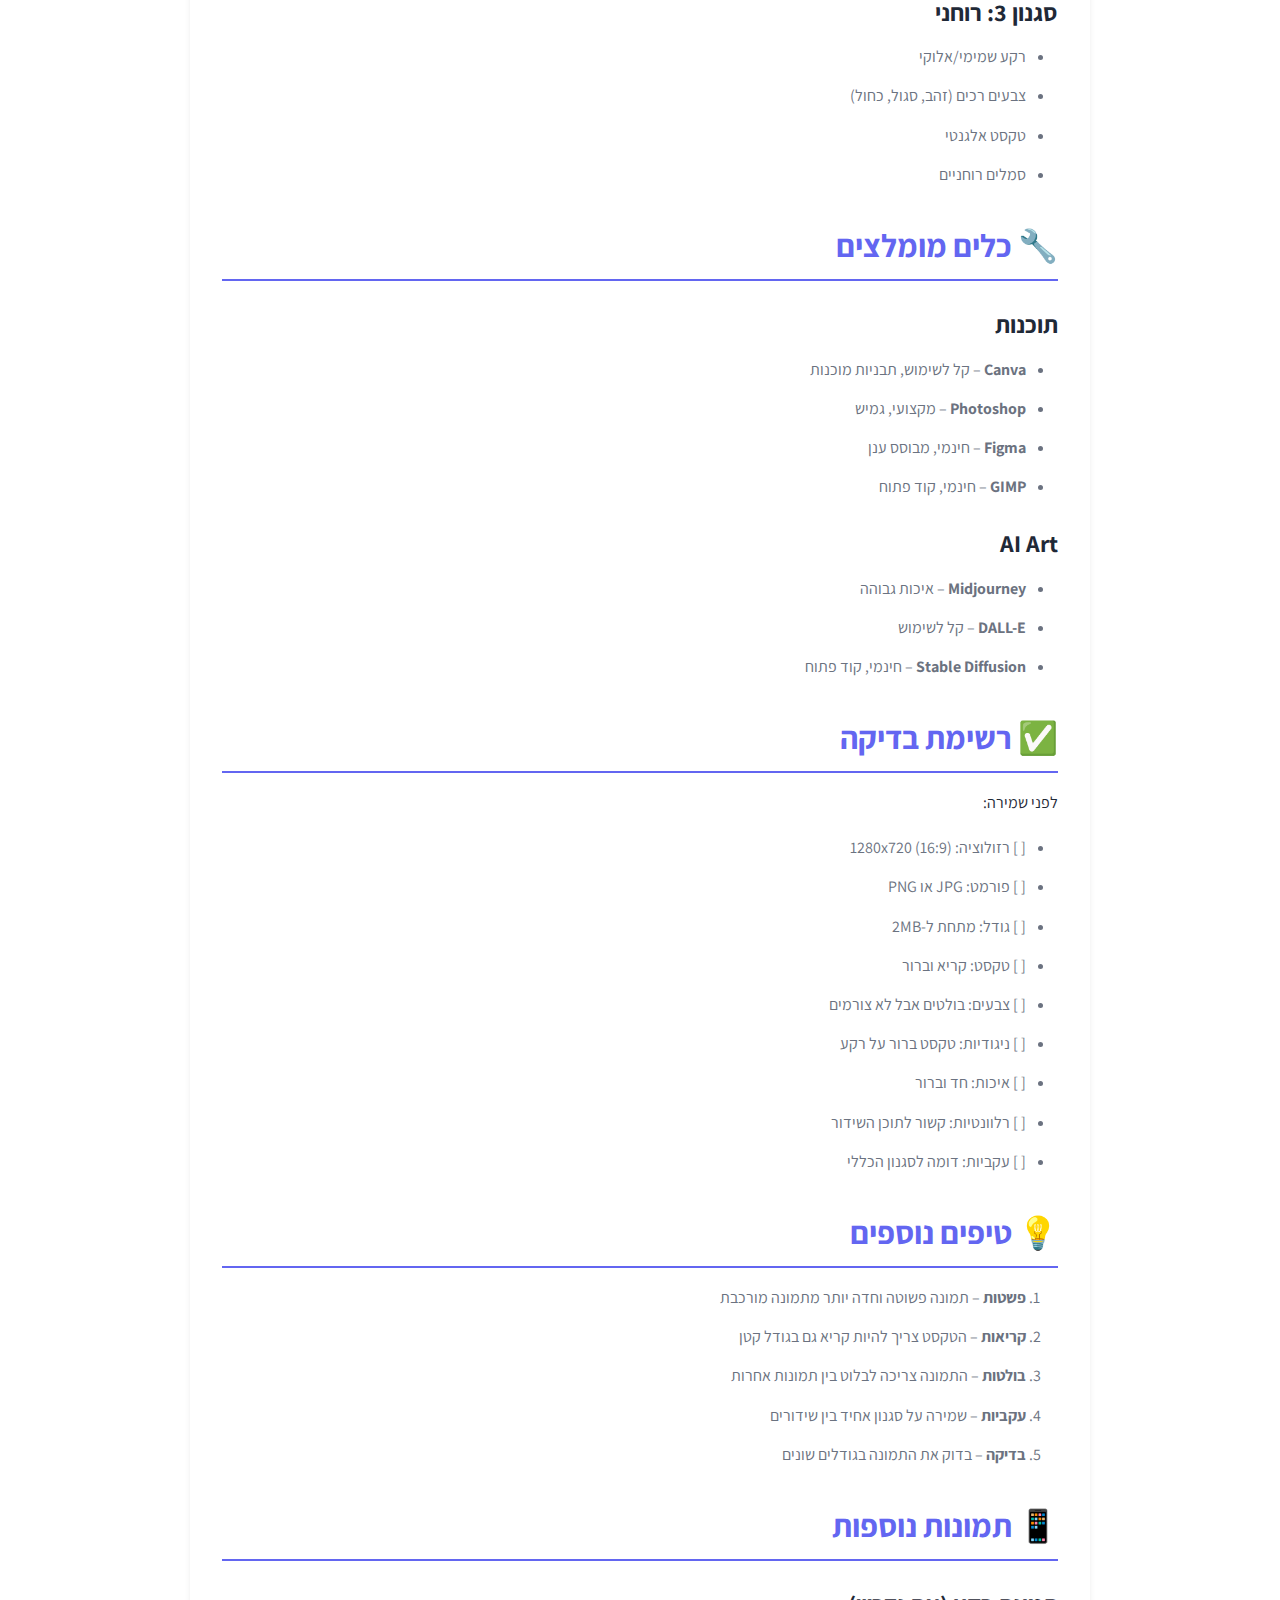
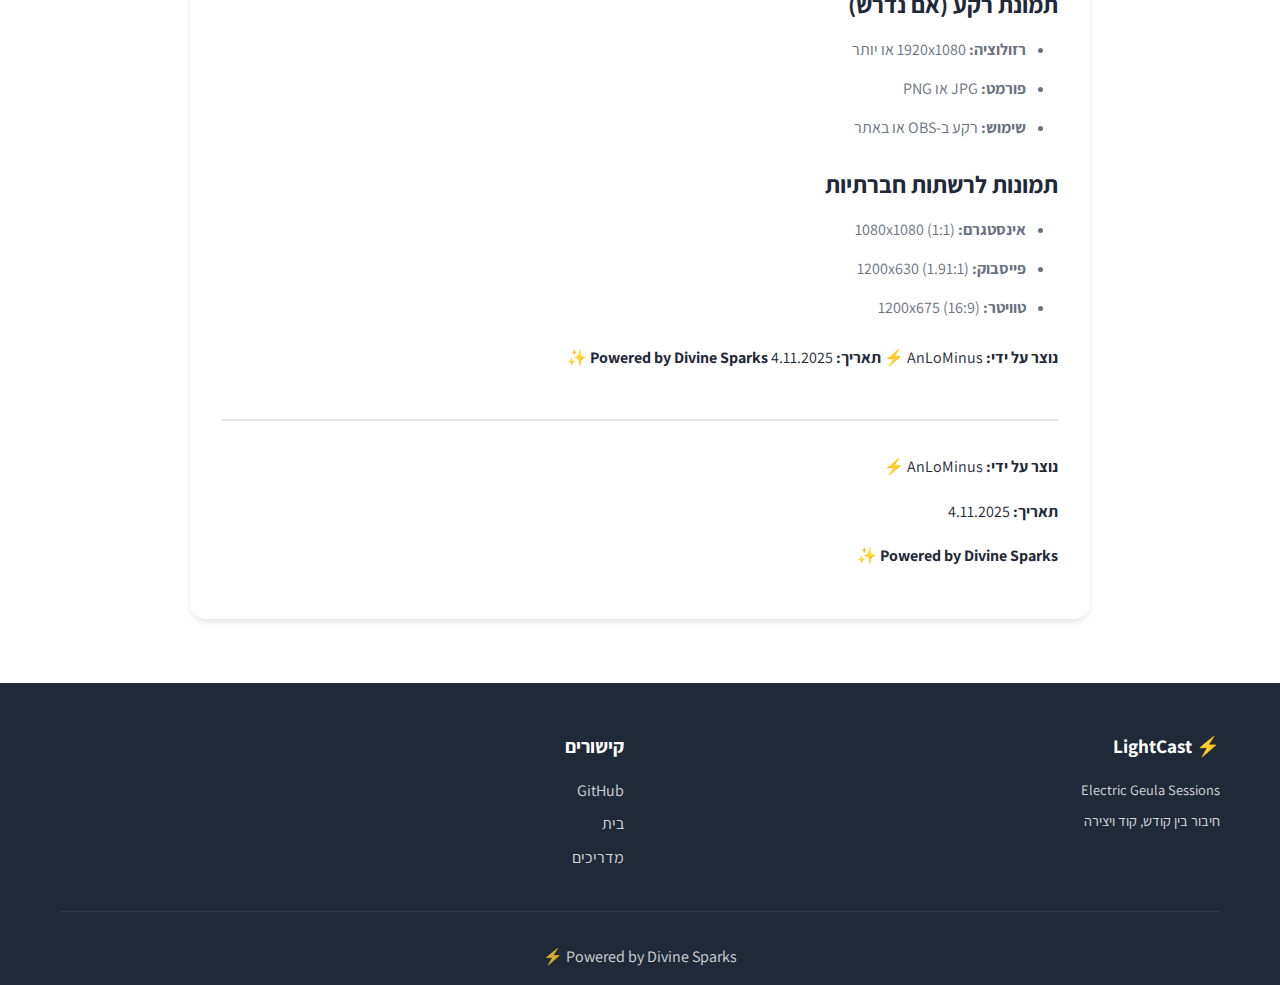
<file: guides/07_thumbnail_guidelines.html>
<!DOCTYPE html>
<html lang="he" dir="rtl">
<head>
    <meta charset="UTF-8">
    <meta name="viewport" content="width=device-width, initial-scale=1.0">
    <title>🎨 הנחיות תמונה ממוזערת – LightCast Electric Geula</title>
    <link rel="stylesheet" href="../styles.css">
    <link rel="preconnect" href="https://fonts.googleapis.com">
    <link rel="preconnect" href="https://fonts.gstatic.com" crossorigin>
    <link href="https://fonts.googleapis.com/css2?family=Assistant:wght@300;400;600;700&display=swap" rel="stylesheet">
    <style>
        .guide-content {
            max-width: 900px;
            margin: 0 auto;
            padding: 2rem;
            background: white;
            border-radius: 1rem;
            box-shadow: var(--shadow-md);
        }
        .guide-content h1 {
            font-size: 2.5rem;
            margin-bottom: 1rem;
            color: var(--primary-color);
        }
        .guide-content h2 {
            font-size: 2rem;
            margin-top: 2rem;
            margin-bottom: 1rem;
            color: var(--primary-color);
            border-bottom: 2px solid var(--primary-color);
            padding-bottom: 0.5rem;
        }
        .guide-content h3 {
            font-size: 1.5rem;
            margin-top: 1.5rem;
            margin-bottom: 0.75rem;
            color: var(--text-primary);
        }
        .guide-content h4 {
            font-size: 1.2rem;
            margin-top: 1rem;
            margin-bottom: 0.5rem;
            color: var(--text-primary);
        }
        .guide-content p {
            line-height: 1.8;
            margin-bottom: 1rem;
            color: var(--text-primary);
        }
        .guide-content ul, .guide-content ol {
            margin-bottom: 1.5rem;
            padding-right: 2rem;
        }
        .guide-content li {
            margin-bottom: 0.75rem;
            line-height: 1.7;
            color: var(--text-secondary);
        }
        .guide-content code {
            background: var(--bg-alt);
            padding: 0.2rem 0.5rem;
            border-radius: 0.25rem;
            font-family: 'Courier New', monospace;
            color: var(--primary-color);
        }
        .back-link {
            display: inline-block;
            margin-bottom: 2rem;
            color: var(--primary-color);
            text-decoration: none;
            font-weight: 600;
            padding: 0.5rem 1rem;
            background: var(--bg-alt);
            border-radius: 0.5rem;
            transition: all 0.3s ease;
        }
        .back-link:hover {
            background: var(--primary-color);
            color: white;
            transform: translateX(-5px);
        }
    </style>
</head>
<body>
    <header class="header">
        <div class="container">
            <div class="logo">
                <h1>⚡ LightCast</h1>
                <p class="subtitle">Electric Geula Sessions <span class="version-badge">v1.2.0</span></p>
            </div>
            <nav class="nav">
                <a href="../index.html" class="nav-link">בית</a>
                <a href="../index.html#vision" class="nav-link">חזון ומסר</a>
                <a href="../index.html#guides" class="nav-link">מדריכים</a>
                <a href="../index.html#community" class="nav-link">קהילה</a>
            </nav>
        </div>
    </header>

    <section class="section">
        <div class="container">
            <div class="guide-content">
                <a href="../index.html#guides" class="back-link">← חזרה למדריכים</a>
                <h1>🎨 הנחיות תמונה ממוזערת – LightCast Electric Geula</h1>
<p>פרומפט ליצירת תמונת שער (Thumbnail) ללייב.</p>
<h2>📐 דרישות טכניות</h2>
<ul>
<li><strong>רזולוציה:</strong> 1280x720 פיקסלים (16:9)</li>
<li><strong>פורמט:</strong> JPG או PNG</li>
<li><strong>גודל מקסימלי:</strong> 2MB</li>
<li><strong>יחס גובה-רוחב:</strong> 16:9 (חובה)</li>
</ul>
<h2>🎨 עקרונות עיצוב</h2>
<h3>1. צבעים</h3>
<ul>
<li><strong>צבעים בולטים:</strong> אבל לא צורמים</li>
<li><strong>ניגודיות:</strong> טקסט ברור על רקע</li>
<li><strong>עקביות:</strong> שמירה על סגנון אחיד בין שידורים</li>
</ul>
<h3>2. טקסט</h3>
<ul>
<li><strong>גודל:</strong> גדול וקריא (מינימום 48px)</li>
<li><strong>גופן:</strong> ברור וקריא (לא מעוטר מדי)</li>
<li><strong>מיקום:</strong> מרכז או צד (לא בקצוות)</li>
</ul>
<h3>3. תמונות/איורים</h3>
<ul>
<li><strong>איכות:</strong> חדות וברורות</li>
<li><strong>מיקום:</strong> מרכז או רקע</li>
<li><strong>רלוונטיות:</strong> קשור לתוכן השידור</li>
</ul>
<h2>💡 פרומפטים ליצירה</h2>
<h3>פרומפט כללי (AI Art)</h3>
<p>``<code></p>
<p>Create a YouTube thumbnail for a spiritual live stream called</p>
<p>"LightCast - Electric Geula Sessions".</p>
<p>Design requirements:</p>
<ul>
<li>Resolution: 1280x720 (16:9)</li>
<li>Style: Modern, spiritual, digital</li>
<li>Colors: Soft blues, purples, and golds with divine light</li>
<li>Text: "LightCast" (large, clear, readable)</li>
<li>Subtitle: "Electric Geula" (smaller, elegant)</li>
<li>Background: Abstract spiritual digital landscape with</li>
</ul>
<p>divine sparks and light rays</p>
<ul>
<li>Mood: Inspiring, peaceful, awakening</li>
<li>Elements: Hebrew text support, divine symbols,</li>
</ul>
<p>digital code elements subtly integrated</p>
<ul>
<li>No faces or people</li>
<li>Professional, clean design</li>
</code>`<code>
</ul>
<h3>פרומפט ספציפי לשידור הראשון</h3>
</code>`<code>
<p>Create a YouTube thumbnail for "LightCast - Electric Geula #1:</p>
<p>The Awakening" spiritual live stream.</p>
<p>Design requirements:</p>
<ul>
<li>Resolution: 1280x720 (16:9)</li>
<li>Style: Modern spiritual, awakening theme</li>
<li>Colors: Soft gold, purple, and blue with divine light rays</li>
<li>Main text: "LightCast" (large, bold, Hebrew or English)</li>
<li>Subtitle: "Electric Geula #1" (medium, elegant)</li>
<li>Bottom text: "The Awakening" (smaller, inspirational)</li>
<li>Background: Abstract spiritual digital awakening scene</li>
</ul>
<p>with divine sparks, light breaking through,</p>
<p>subtle Hebrew letters or code elements</p>
<ul>
<li>Mood: Inspiring, awakening, divine</li>
<li>Elements: Divine sparks, light rays, awakening symbols</li>
<li>No faces</li>
<li>Professional, clean, readable</li>
</code>`<code>
</ul>
<h3>פרומפט עם Midjourney/DALL-E</h3>
</code>`<code>
<p>YouTube thumbnail, 1280x720, spiritual live stream,</p>
<p>"LightCast Electric Geula", modern digital spiritual design,</p>
<p>soft gold and purple divine light, abstract background,</p>
<p>large readable text "LightCast", elegant subtitle,</p>
<p>divine sparks and light rays, inspiring awakening mood,</p>
<p>clean professional design, no faces, 16:9 aspect ratio</p>
</code>`<code>
<h2>📝 תבנית טקסט</h2>
<h3>שידור #1: גאולה בנעימים – ההתעוררות</h3>
</code>`<code>
<p>LightCast</p>
<p>Electric Geula #1</p>
<p>ההתעוררות</p>
</code>`<code>
<p>או:</p>
</code>`<code>
<p>LightCast</p>
<p>Electric Geula</p>
<p>גאולה בנעימים</p>
</code>``
<h2>🎨 דוגמאות סגנונות</h2>
<h3>סגנון 1: מינימליסטי</h3>
<ul>
<li>רקע חלק או מעושן</li>
<li>טקסט מרכזי גדול</li>
<li>צבעים עדינים</li>
<li>סמלים מינימליסטיים</li>
</ul>
<h3>סגנון 2: אנרגטי</h3>
<ul>
<li>רקע דינמי עם ניצוצות</li>
<li>צבעים בולטים</li>
<li>טקסט גדול ובולט</li>
<li>אלמנטים של תנועה</li>
</ul>
<h3>סגנון 3: רוחני</h3>
<ul>
<li>רקע שמימי/אלוקי</li>
<li>צבעים רכים (זהב, סגול, כחול)</li>
<li>טקסט אלגנטי</li>
<li>סמלים רוחניים</li>
</ul>
<h2>🔧 כלים מומלצים</h2>
<h3>תוכנות</h3>
<ul>
<li><strong>Canva</strong> – קל לשימוש, תבניות מוכנות</li>
<li><strong>Photoshop</strong> – מקצועי, גמיש</li>
<li><strong>Figma</strong> – חינמי, מבוסס ענן</li>
<li><strong>GIMP</strong> – חינמי, קוד פתוח</li>
</ul>
<h3>AI Art</h3>
<ul>
<li><strong>Midjourney</strong> – איכות גבוהה</li>
<li><strong>DALL-E</strong> – קל לשימוש</li>
<li><strong>Stable Diffusion</strong> – חינמי, קוד פתוח</li>
</ul>
<h2>✅ רשימת בדיקה</h2>
<p>לפני שמירה:</p>
<ul>
<li>[ ] רזולוציה: 1280x720 (16:9)</li>
<li>[ ] פורמט: JPG או PNG</li>
<li>[ ] גודל: מתחת ל-2MB</li>
<li>[ ] טקסט: קריא וברור</li>
<li>[ ] צבעים: בולטים אבל לא צורמים</li>
<li>[ ] ניגודיות: טקסט ברור על רקע</li>
<li>[ ] איכות: חד וברור</li>
<li>[ ] רלוונטיות: קשור לתוכן השידור</li>
<li>[ ] עקביות: דומה לסגנון הכללי</li>
</ul>
<h2>💡 טיפים נוספים</h2>
<ol>
<li><strong>פשטות</strong> – תמונה פשוטה וחדה יותר מתמונה מורכבת</li>
<li><strong>קריאות</strong> – הטקסט צריך להיות קריא גם בגודל קטן</li>
<li><strong>בולטות</strong> – התמונה צריכה לבלוט בין תמונות אחרות</li>
<li><strong>עקביות</strong> – שמירה על סגנון אחיד בין שידורים</li>
<li><strong>בדיקה</strong> – בדוק את התמונה בגודלים שונים</li>
</ol>
<h2>📱 תמונות נוספות</h2>
<h3>תמונת רקע (אם נדרש)</h3>
<ul>
<li><strong>רזולוציה:</strong> 1920x1080 או יותר</li>
<li><strong>פורמט:</strong> JPG או PNG</li>
<li><strong>שימוש:</strong> רקע ב-OBS או באתר</li>
</ul>
<h3>תמונות לרשתות חברתיות</h3>
<ul>
<li><strong>אינסטגרם:</strong> 1080x1080 (1:1)</li>
<li><strong>פייסבוק:</strong> 1200x630 (1.91:1)</li>
<li><strong>טוויטר:</strong> 1200x675 (16:9)</li>
</ul>
<strong>נוצר על ידי:</strong> AnLoMinus ⚡  
<strong>תאריך:</strong> 4.11.2025  
<strong>Powered by Divine Sparks</strong> ✨
                <div style="margin-top: 3rem; padding-top: 2rem; border-top: 2px solid var(--border-color);">
                    <p><strong>נוצר על ידי:</strong> AnLoMinus ⚡</p>
                    <p><strong>תאריך:</strong> 4.11.2025</p>
                    <p><strong>Powered by Divine Sparks</strong> ✨</p>
                </div>
            </div>
        </div>
    </section>

    <footer class="footer">
        <div class="container">
            <div class="footer-content">
                <div class="footer-section">
                    <h4>⚡ LightCast</h4>
                    <p>Electric Geula Sessions</p>
                    <p>חיבור בין קודש, קוד ויצירה</p>
                </div>
                <div class="footer-section">
                    <h4>קישורים</h4>
                    <ul class="footer-links">
                        <li><a href="https://github.com/AnLoMinus/LightCast" target="_blank">GitHub</a></li>
                        <li><a href="../index.html">בית</a></li>
                        <li><a href="../index.html#guides">מדריכים</a></li>
                    </ul>
                </div>
            </div>
            <div class="footer-bottom">
                <p>Powered by Divine Sparks ⚡</p>
            </div>
        </div>
    </footer>

    <script src="../scripts.js"></script>
</body>
</html>
</file>
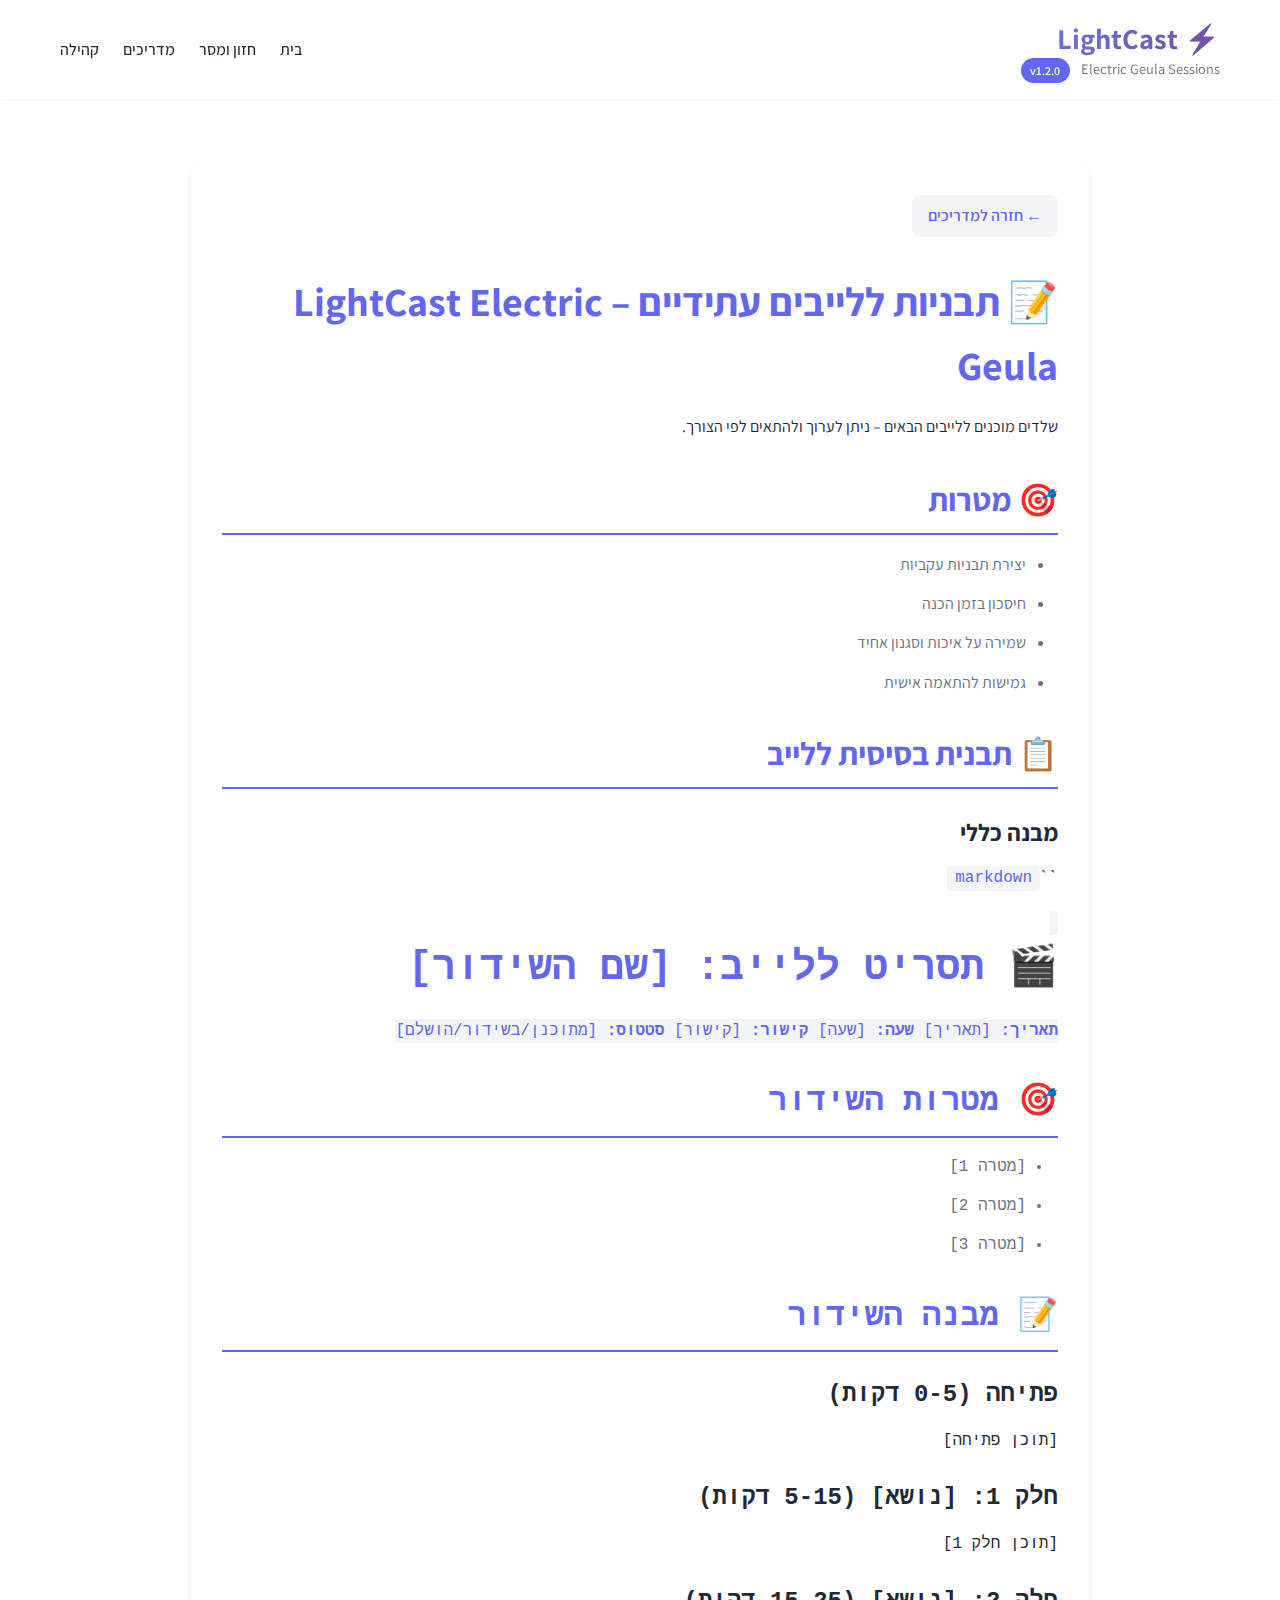
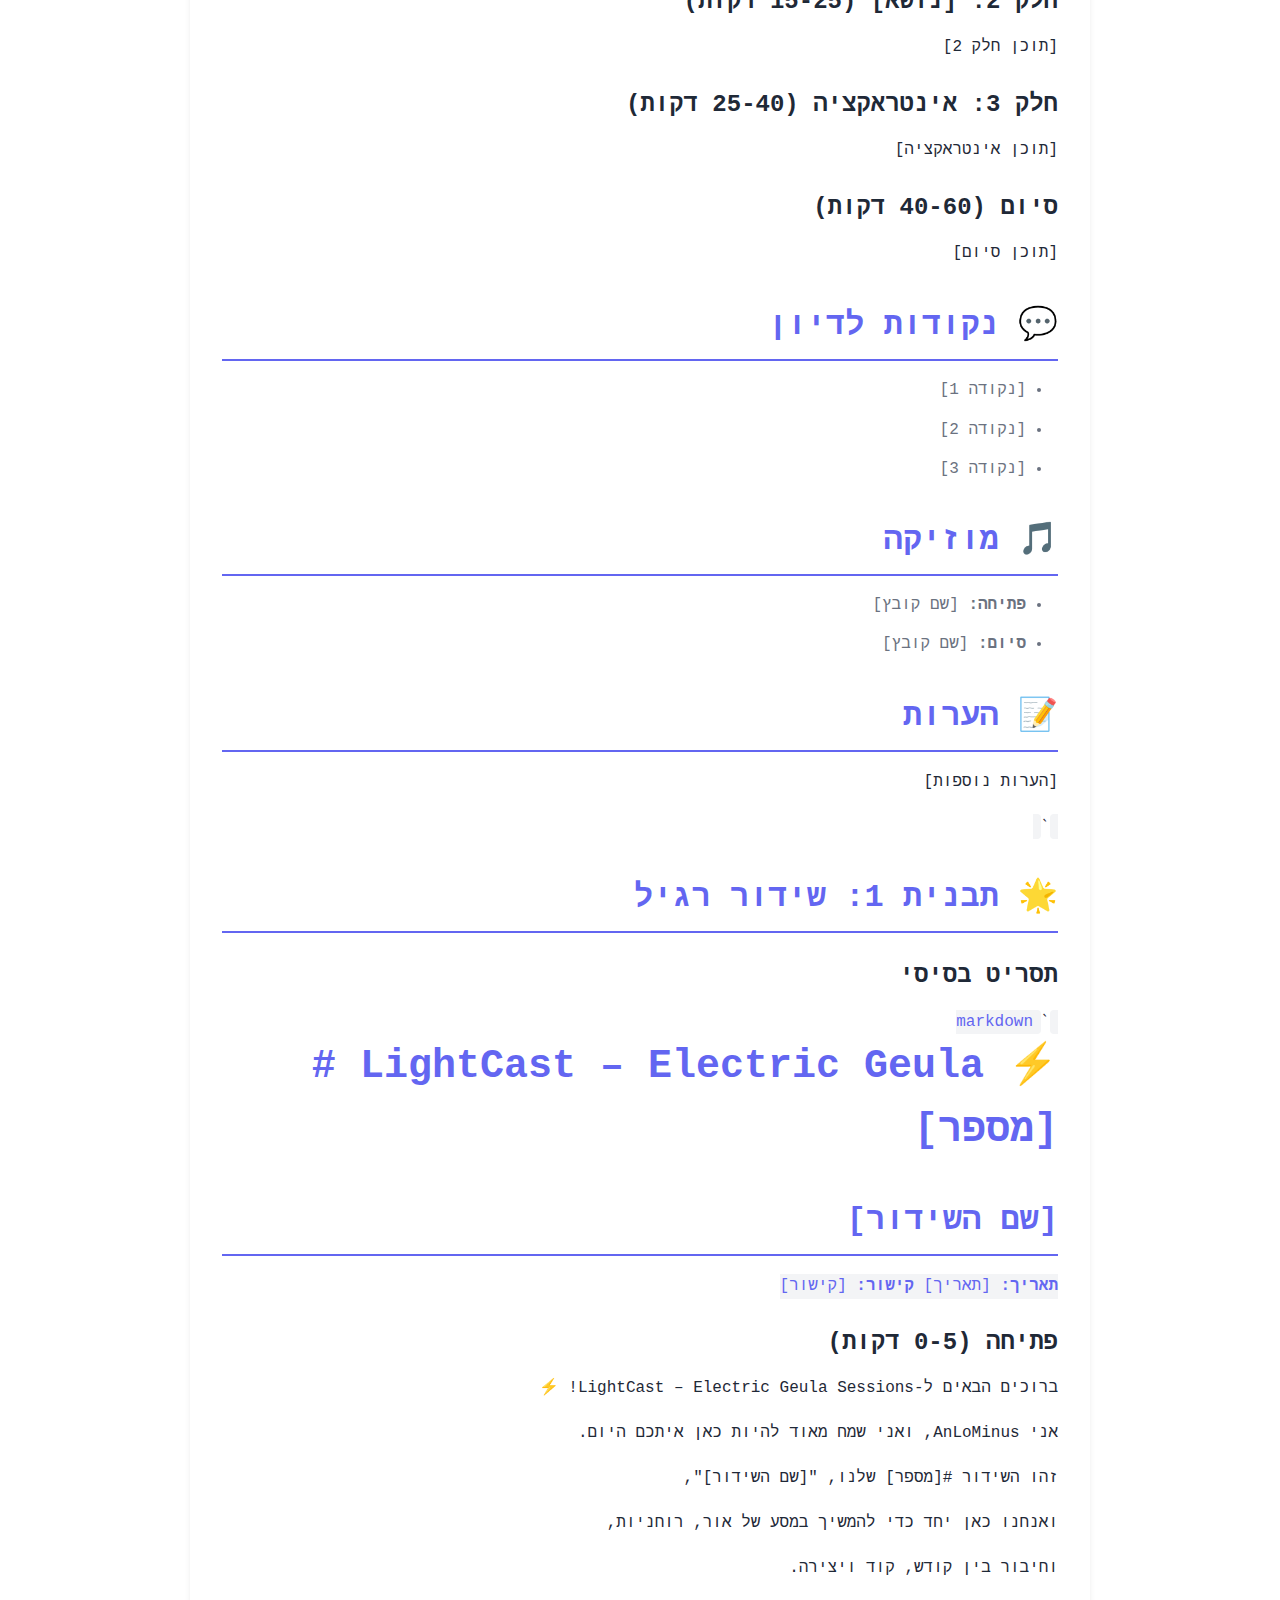
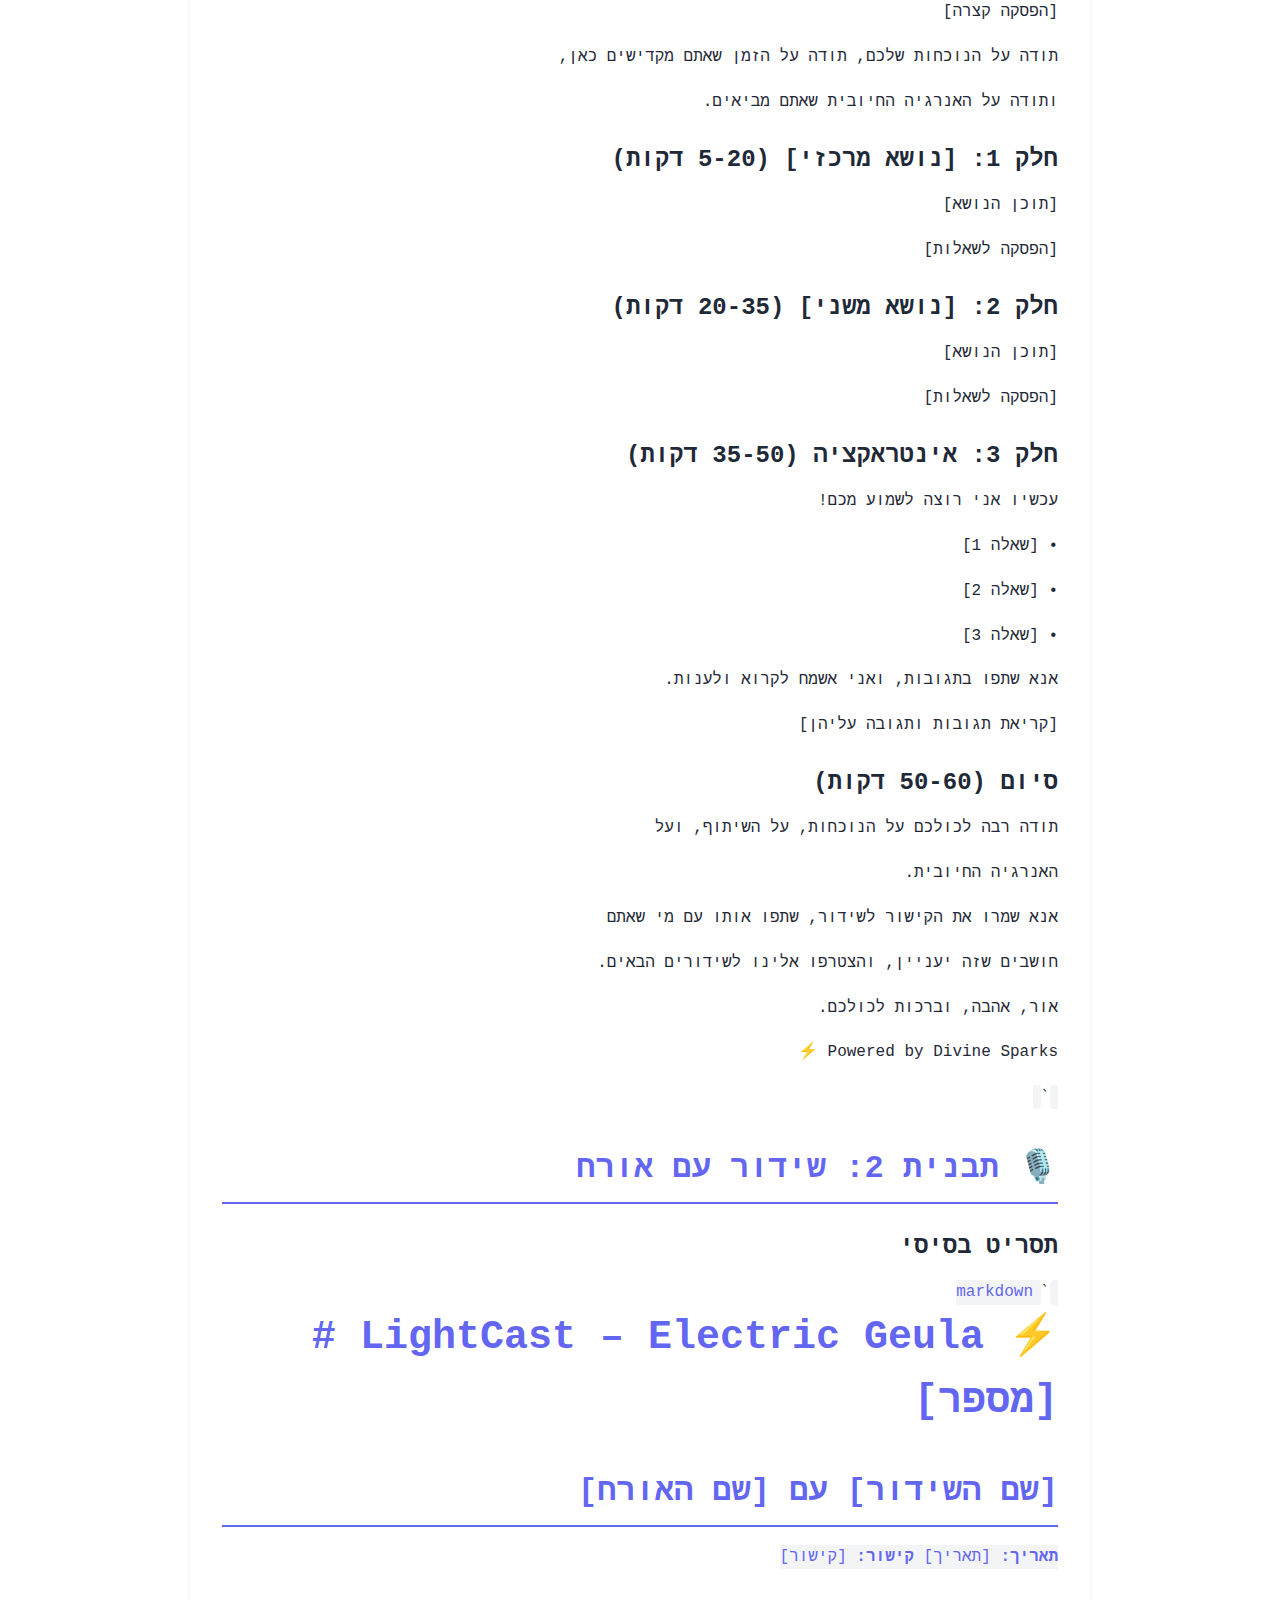
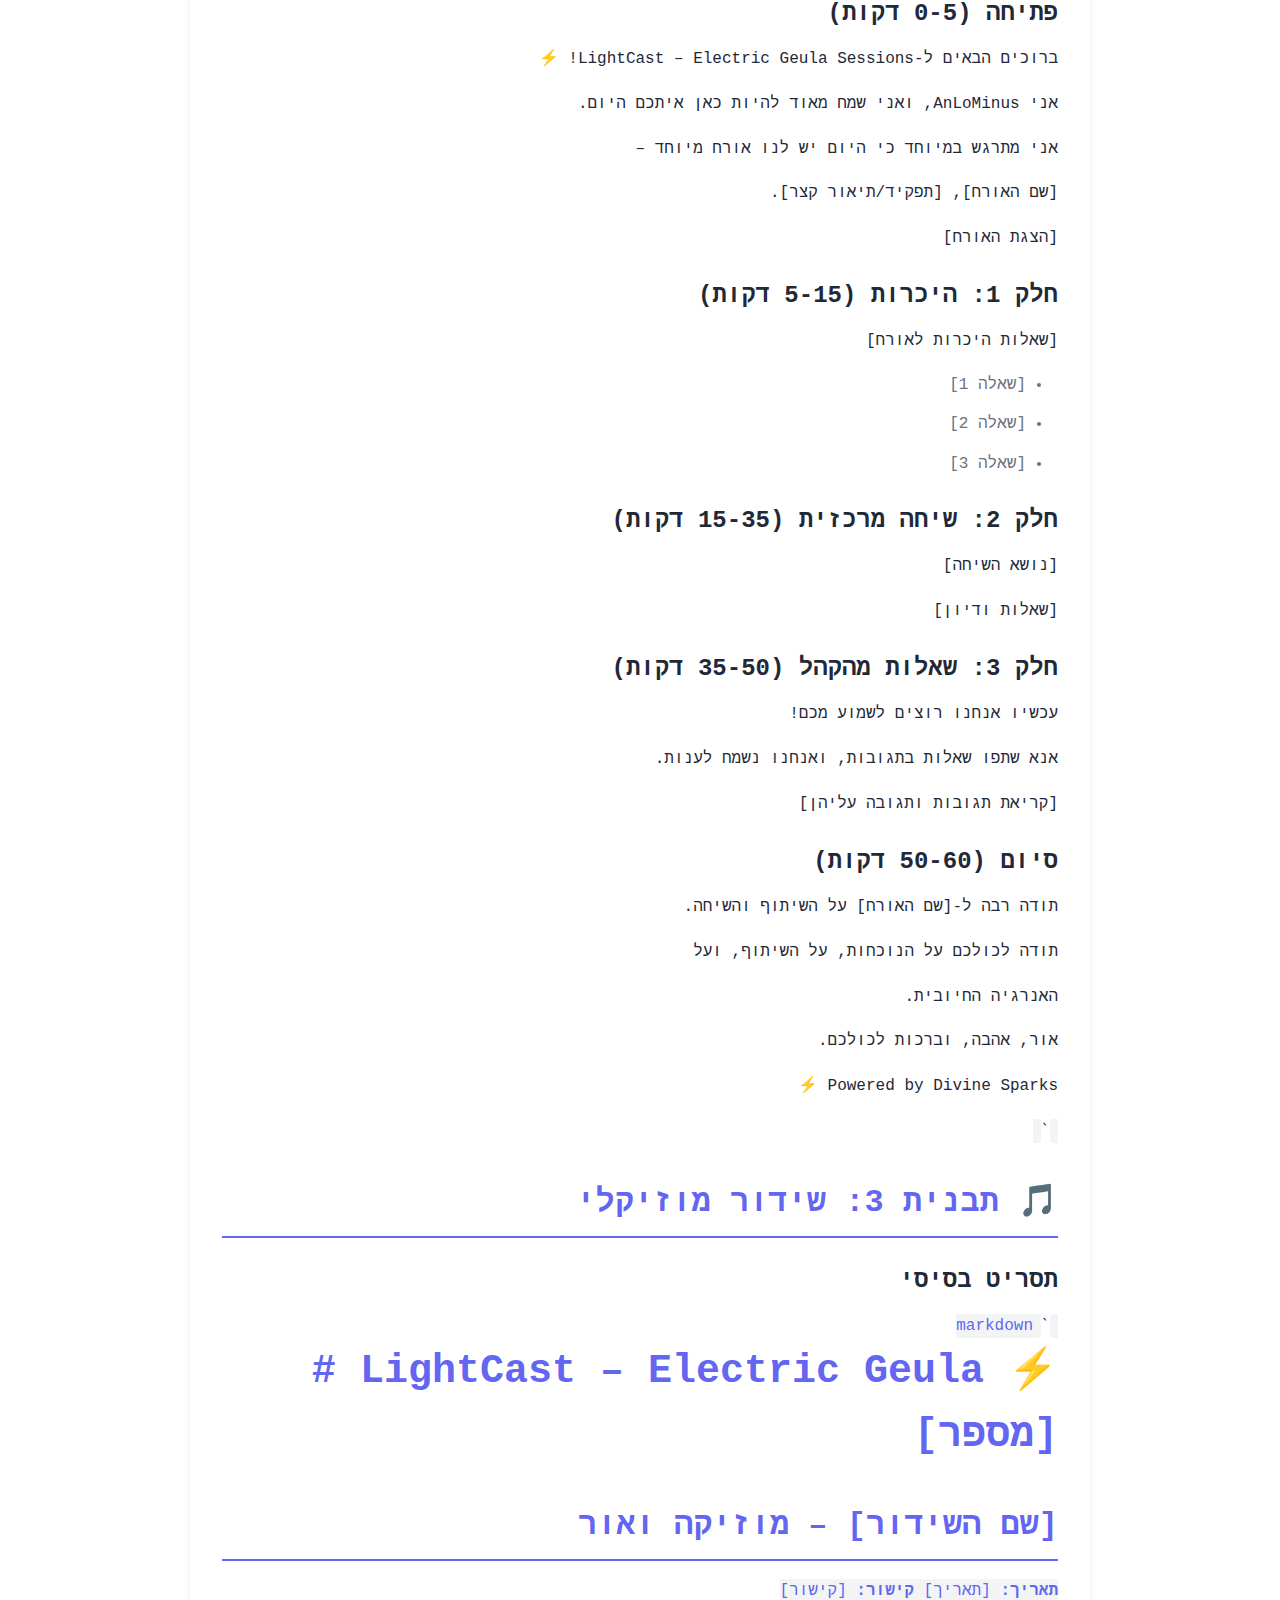
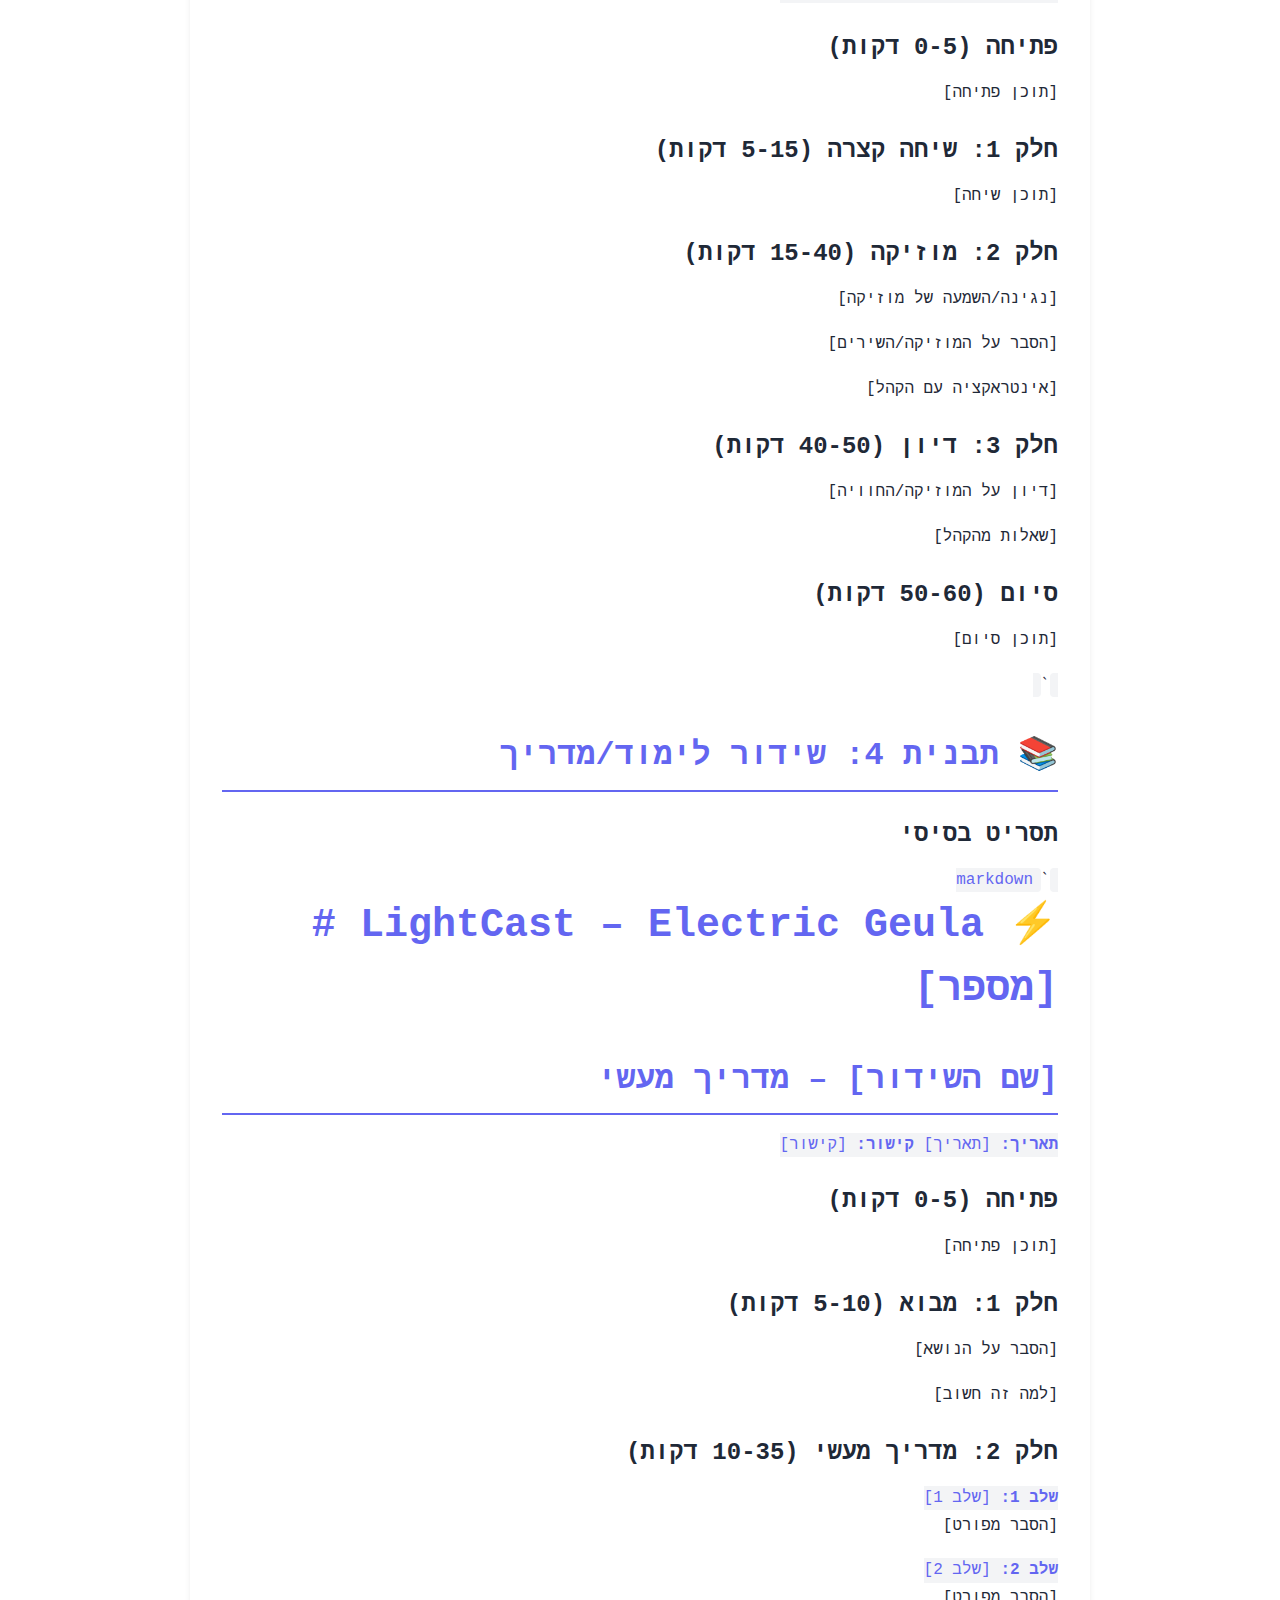
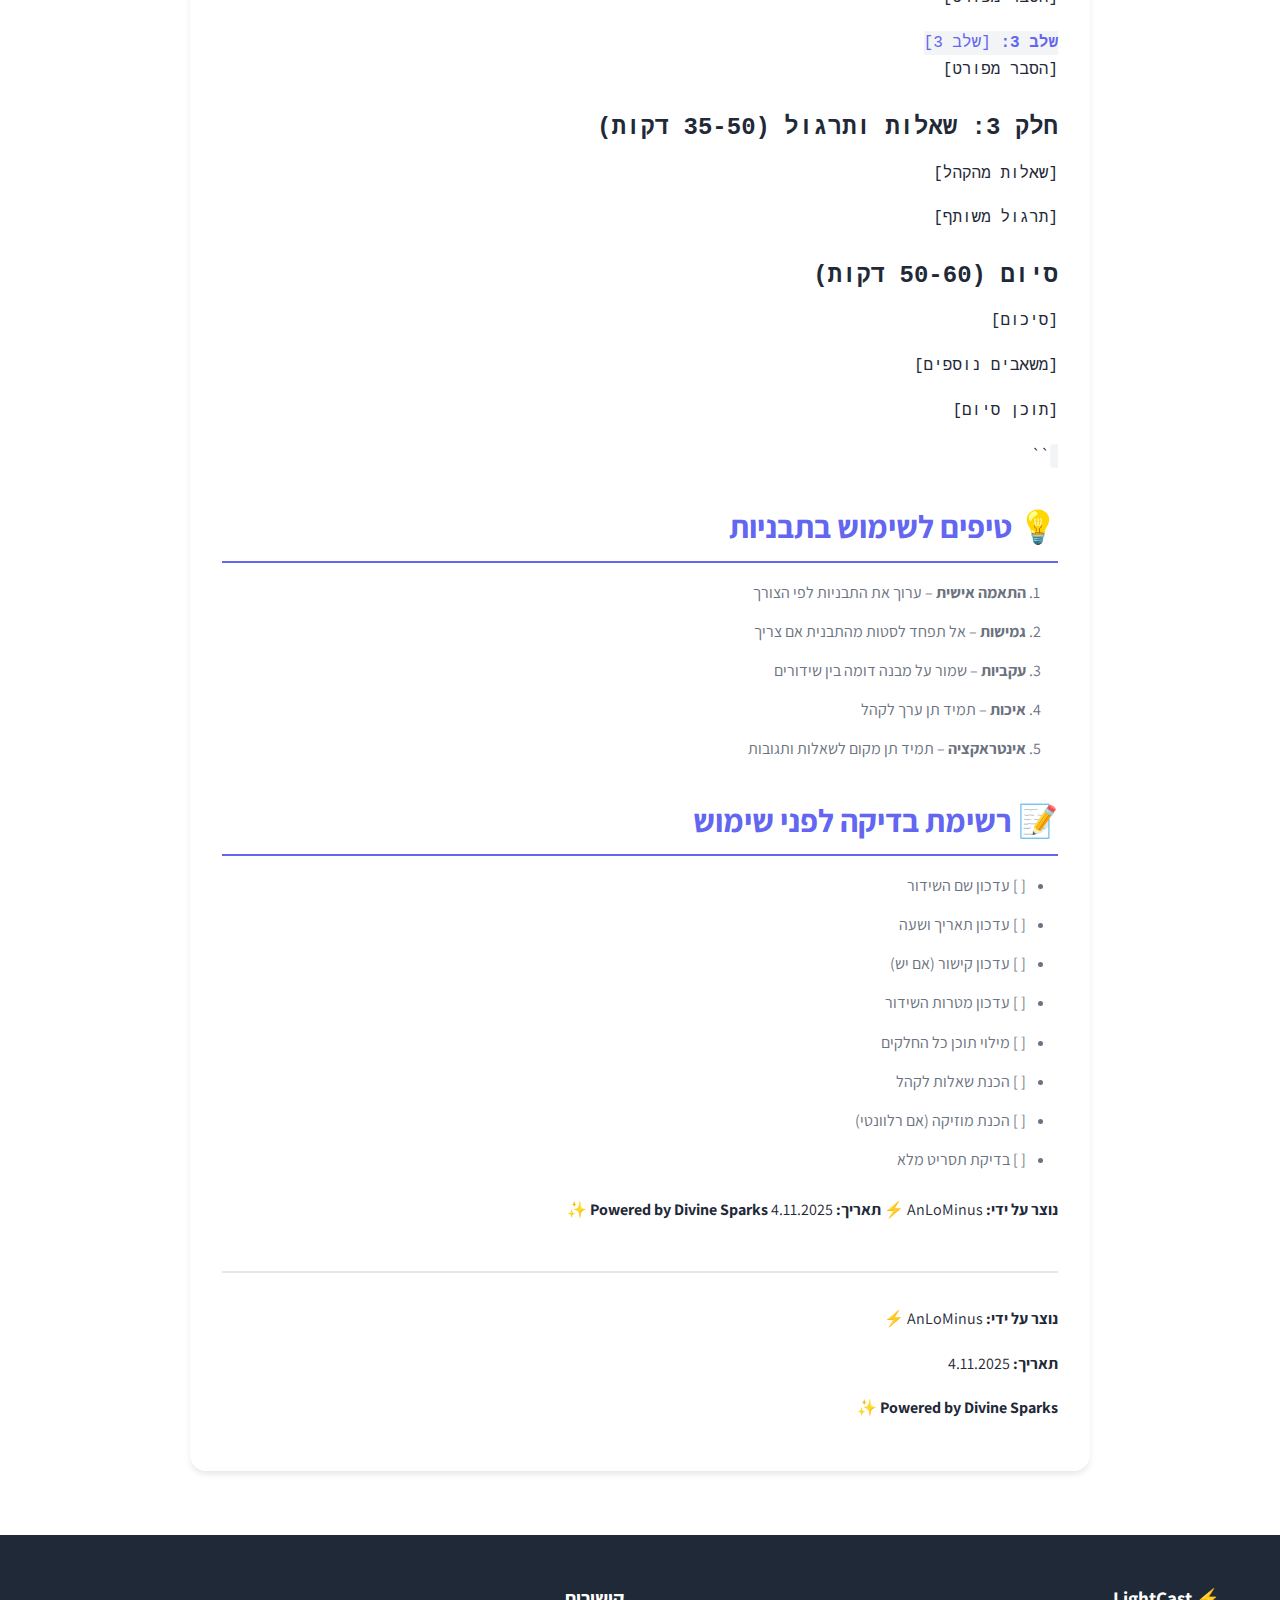
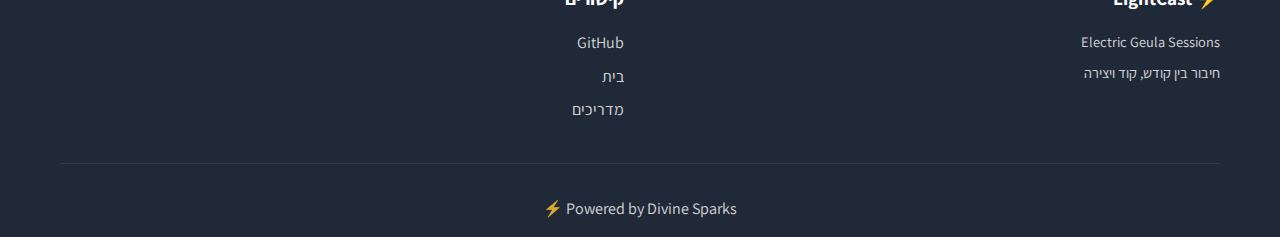
<file: guides/08_future_streams_templates.html>
<!DOCTYPE html>
<html lang="he" dir="rtl">
<head>
    <meta charset="UTF-8">
    <meta name="viewport" content="width=device-width, initial-scale=1.0">
    <title>📝 תבניות ללייבים עתידיים – LightCast Electric Geula</title>
    <link rel="stylesheet" href="../styles.css">
    <link rel="preconnect" href="https://fonts.googleapis.com">
    <link rel="preconnect" href="https://fonts.gstatic.com" crossorigin>
    <link href="https://fonts.googleapis.com/css2?family=Assistant:wght@300;400;600;700&display=swap" rel="stylesheet">
    <style>
        .guide-content {
            max-width: 900px;
            margin: 0 auto;
            padding: 2rem;
            background: white;
            border-radius: 1rem;
            box-shadow: var(--shadow-md);
        }
        .guide-content h1 {
            font-size: 2.5rem;
            margin-bottom: 1rem;
            color: var(--primary-color);
        }
        .guide-content h2 {
            font-size: 2rem;
            margin-top: 2rem;
            margin-bottom: 1rem;
            color: var(--primary-color);
            border-bottom: 2px solid var(--primary-color);
            padding-bottom: 0.5rem;
        }
        .guide-content h3 {
            font-size: 1.5rem;
            margin-top: 1.5rem;
            margin-bottom: 0.75rem;
            color: var(--text-primary);
        }
        .guide-content h4 {
            font-size: 1.2rem;
            margin-top: 1rem;
            margin-bottom: 0.5rem;
            color: var(--text-primary);
        }
        .guide-content p {
            line-height: 1.8;
            margin-bottom: 1rem;
            color: var(--text-primary);
        }
        .guide-content ul, .guide-content ol {
            margin-bottom: 1.5rem;
            padding-right: 2rem;
        }
        .guide-content li {
            margin-bottom: 0.75rem;
            line-height: 1.7;
            color: var(--text-secondary);
        }
        .guide-content code {
            background: var(--bg-alt);
            padding: 0.2rem 0.5rem;
            border-radius: 0.25rem;
            font-family: 'Courier New', monospace;
            color: var(--primary-color);
        }
        .back-link {
            display: inline-block;
            margin-bottom: 2rem;
            color: var(--primary-color);
            text-decoration: none;
            font-weight: 600;
            padding: 0.5rem 1rem;
            background: var(--bg-alt);
            border-radius: 0.5rem;
            transition: all 0.3s ease;
        }
        .back-link:hover {
            background: var(--primary-color);
            color: white;
            transform: translateX(-5px);
        }
    </style>
</head>
<body>
    <header class="header">
        <div class="container">
            <div class="logo">
                <h1>⚡ LightCast</h1>
                <p class="subtitle">Electric Geula Sessions <span class="version-badge">v1.2.0</span></p>
            </div>
            <nav class="nav">
                <a href="../index.html" class="nav-link">בית</a>
                <a href="../index.html#vision" class="nav-link">חזון ומסר</a>
                <a href="../index.html#guides" class="nav-link">מדריכים</a>
                <a href="../index.html#community" class="nav-link">קהילה</a>
            </nav>
        </div>
    </header>

    <section class="section">
        <div class="container">
            <div class="guide-content">
                <a href="../index.html#guides" class="back-link">← חזרה למדריכים</a>
                <h1>📝 תבניות ללייבים עתידיים – LightCast Electric Geula</h1>
<p>שלדים מוכנים ללייבים הבאים – ניתן לערוך ולהתאים לפי הצורך.</p>
<h2>🎯 מטרות</h2>
<ul>
<li>יצירת תבניות עקביות</li>
<li>חיסכון בזמן הכנה</li>
<li>שמירה על איכות וסגנון אחיד</li>
<li>גמישות להתאמה אישית</li>
</ul>
<h2>📋 תבנית בסיסית ללייב</h2>
<h3>מבנה כללי</h3>
<p>``<code>markdown</p>
<h1>🎬 תסריט ללייב: [שם השידור]</h1>
<strong>תאריך:</strong> [תאריך]
<strong>שעה:</strong> [שעה]
<strong>קישור:</strong> [קישור]
<strong>סטטוס:</strong> [מתוכנן/בשידור/הושלם]
<h2>🎯 מטרות השידור</h2>
<ul>
<li>[מטרה 1]</li>
<li>[מטרה 2]</li>
<li>[מטרה 3]</li>
</ul>
<h2>📝 מבנה השידור</h2>
<h3>פתיחה (0-5 דקות)</h3>
<p>[תוכן פתיחה]</p>
<h3>חלק 1: [נושא] (5-15 דקות)</h3>
<p>[תוכן חלק 1]</p>
<h3>חלק 2: [נושא] (15-25 דקות)</h3>
<p>[תוכן חלק 2]</p>
<h3>חלק 3: אינטראקציה (25-40 דקות)</h3>
<p>[תוכן אינטראקציה]</p>
<h3>סיום (40-60 דקות)</h3>
<p>[תוכן סיום]</p>
<h2>💬 נקודות לדיון</h2>
<ul>
<li>[נקודה 1]</li>
<li>[נקודה 2]</li>
<li>[נקודה 3]</li>
</ul>
<h2>🎵 מוזיקה</h2>
<ul>
<li><strong>פתיחה:</strong> [שם קובץ]</li>
<li><strong>סיום:</strong> [שם קובץ]</li>
</ul>
<h2>📝 הערות</h2>
<p>[הערות נוספות]</p>
</code>`<code>
<h2>🌟 תבנית 1: שידור רגיל</h2>
<h3>תסריט בסיסי</h3>
</code>`<code>markdown
<h1>⚡ LightCast – Electric Geula #[מספר]</h1>
<h2>[שם השידור]</h2>
<strong>תאריך:</strong> [תאריך]
<strong>קישור:</strong> [קישור]
<h3>פתיחה (0-5 דקות)</h3>
<p>ברוכים הבאים ל-LightCast – Electric Geula Sessions! ⚡</p>
<p>אני AnLoMinus, ואני שמח מאוד להיות כאן איתכם היום.</p>
<p>זהו השידור #[מספר] שלנו, "[שם השידור]",</p>
<p>ואנחנו כאן יחד כדי להמשיך במסע של אור, רוחניות,</p>
<p>וחיבור בין קודש, קוד ויצירה.</p>
<p>[הפסקה קצרה]</p>
<p>תודה על הנוכחות שלכם, תודה על הזמן שאתם מקדישים כאן,</p>
<p>ותודה על האנרגיה החיובית שאתם מביאים.</p>
<h3>חלק 1: [נושא מרכזי] (5-20 דקות)</h3>
<p>[תוכן הנושא]</p>
<p>[הפסקה לשאלות]</p>
<h3>חלק 2: [נושא משני] (20-35 דקות)</h3>
<p>[תוכן הנושא]</p>
<p>[הפסקה לשאלות]</p>
<h3>חלק 3: אינטראקציה (35-50 דקות)</h3>
<p>עכשיו אני רוצה לשמוע מכם!</p>
<p>• [שאלה 1]</p>
<p>• [שאלה 2]</p>
<p>• [שאלה 3]</p>
<p>אנא שתפו בתגובות, ואני אשמח לקרוא ולענות.</p>
<p>[קריאת תגובות ותגובה עליהן]</p>
<h3>סיום (50-60 דקות)</h3>
<p>תודה רבה לכולכם על הנוכחות, על השיתוף, ועל</p>
<p>האנרגיה החיובית.</p>
<p>אנא שמרו את הקישור לשידור, שתפו אותו עם מי שאתם</p>
<p>חושבים שזה יעניין, והצטרפו אלינו לשידורים הבאים.</p>
<p>אור, אהבה, וברכות לכולכם.</p>
<p>Powered by Divine Sparks ⚡</p>
</code>`<code>
<h2>🎙️ תבנית 2: שידור עם אורח</h2>
<h3>תסריט בסיסי</h3>
</code>`<code>markdown
<h1>⚡ LightCast – Electric Geula #[מספר]</h1>
<h2>[שם השידור] עם [שם האורח]</h2>
<strong>תאריך:</strong> [תאריך]
<strong>קישור:</strong> [קישור]
<h3>פתיחה (0-5 דקות)</h3>
<p>ברוכים הבאים ל-LightCast – Electric Geula Sessions! ⚡</p>
<p>אני AnLoMinus, ואני שמח מאוד להיות כאן איתכם היום.</p>
<p>אני מתרגש במיוחד כי היום יש לנו אורח מיוחד –</p>
<p>[שם האורח], [תפקיד/תיאור קצר].</p>
<p>[הצגת האורח]</p>
<h3>חלק 1: היכרות (5-15 דקות)</h3>
<p>[שאלות היכרות לאורח]</p>
<ul>
<li>[שאלה 1]</li>
<li>[שאלה 2]</li>
<li>[שאלה 3]</li>
</ul>
<h3>חלק 2: שיחה מרכזית (15-35 דקות)</h3>
<p>[נושא השיחה]</p>
<p>[שאלות ודיון]</p>
<h3>חלק 3: שאלות מהקהל (35-50 דקות)</h3>
<p>עכשיו אנחנו רוצים לשמוע מכם!</p>
<p>אנא שתפו שאלות בתגובות, ואנחנו נשמח לענות.</p>
<p>[קריאת תגובות ותגובה עליהן]</p>
<h3>סיום (50-60 דקות)</h3>
<p>תודה רבה ל-[שם האורח] על השיתוף והשיחה.</p>
<p>תודה לכולכם על הנוכחות, על השיתוף, ועל</p>
<p>האנרגיה החיובית.</p>
<p>אור, אהבה, וברכות לכולכם.</p>
<p>Powered by Divine Sparks ⚡</p>
</code>`<code>
<h2>🎵 תבנית 3: שידור מוזיקלי</h2>
<h3>תסריט בסיסי</h3>
</code>`<code>markdown
<h1>⚡ LightCast – Electric Geula #[מספר]</h1>
<h2>[שם השידור] – מוזיקה ואור</h2>
<strong>תאריך:</strong> [תאריך]
<strong>קישור:</strong> [קישור]
<h3>פתיחה (0-5 דקות)</h3>
<p>[תוכן פתיחה]</p>
<h3>חלק 1: שיחה קצרה (5-15 דקות)</h3>
<p>[תוכן שיחה]</p>
<h3>חלק 2: מוזיקה (15-40 דקות)</h3>
<p>[נגינה/השמעה של מוזיקה]</p>
<p>[הסבר על המוזיקה/השירים]</p>
<p>[אינטראקציה עם הקהל]</p>
<h3>חלק 3: דיון (40-50 דקות)</h3>
<p>[דיון על המוזיקה/החוויה]</p>
<p>[שאלות מהקהל]</p>
<h3>סיום (50-60 דקות)</h3>
<p>[תוכן סיום]</p>
</code>`<code>
<h2>📚 תבנית 4: שידור לימוד/מדריך</h2>
<h3>תסריט בסיסי</h3>
</code>`<code>markdown
<h1>⚡ LightCast – Electric Geula #[מספר]</h1>
<h2>[שם השידור] – מדריך מעשי</h2>
<strong>תאריך:</strong> [תאריך]
<strong>קישור:</strong> [קישור]
<h3>פתיחה (0-5 דקות)</h3>
<p>[תוכן פתיחה]</p>
<h3>חלק 1: מבוא (5-10 דקות)</h3>
<p>[הסבר על הנושא]</p>
<p>[למה זה חשוב]</p>
<h3>חלק 2: מדריך מעשי (10-35 דקות)</h3>
<strong>שלב 1:</strong> [שלב 1]
<p>[הסבר מפורט]</p>
<strong>שלב 2:</strong> [שלב 2]
<p>[הסבר מפורט]</p>
<strong>שלב 3:</strong> [שלב 3]
<p>[הסבר מפורט]</p>
<h3>חלק 3: שאלות ותרגול (35-50 דקות)</h3>
<p>[שאלות מהקהל]</p>
<p>[תרגול משותף]</p>
<h3>סיום (50-60 דקות)</h3>
<p>[סיכום]</p>
<p>[משאבים נוספים]</p>
<p>[תוכן סיום]</p>
</code>``
<h2>💡 טיפים לשימוש בתבניות</h2>
<ol>
<li><strong>התאמה אישית</strong> – ערוך את התבניות לפי הצורך</li>
<li><strong>גמישות</strong> – אל תפחד לסטות מהתבנית אם צריך</li>
<li><strong>עקביות</strong> – שמור על מבנה דומה בין שידורים</li>
<li><strong>איכות</strong> – תמיד תן ערך לקהל</li>
<li><strong>אינטראקציה</strong> – תמיד תן מקום לשאלות ותגובות</li>
</ol>
<h2>📝 רשימת בדיקה לפני שימוש</h2>
<ul>
<li>[ ] עדכון שם השידור</li>
<li>[ ] עדכון תאריך ושעה</li>
<li>[ ] עדכון קישור (אם יש)</li>
<li>[ ] עדכון מטרות השידור</li>
<li>[ ] מילוי תוכן כל החלקים</li>
<li>[ ] הכנת שאלות לקהל</li>
<li>[ ] הכנת מוזיקה (אם רלוונטי)</li>
<li>[ ] בדיקת תסריט מלא</li>
</ul>
<strong>נוצר על ידי:</strong> AnLoMinus ⚡  
<strong>תאריך:</strong> 4.11.2025  
<strong>Powered by Divine Sparks</strong> ✨
                <div style="margin-top: 3rem; padding-top: 2rem; border-top: 2px solid var(--border-color);">
                    <p><strong>נוצר על ידי:</strong> AnLoMinus ⚡</p>
                    <p><strong>תאריך:</strong> 4.11.2025</p>
                    <p><strong>Powered by Divine Sparks</strong> ✨</p>
                </div>
            </div>
        </div>
    </section>

    <footer class="footer">
        <div class="container">
            <div class="footer-content">
                <div class="footer-section">
                    <h4>⚡ LightCast</h4>
                    <p>Electric Geula Sessions</p>
                    <p>חיבור בין קודש, קוד ויצירה</p>
                </div>
                <div class="footer-section">
                    <h4>קישורים</h4>
                    <ul class="footer-links">
                        <li><a href="https://github.com/AnLoMinus/LightCast" target="_blank">GitHub</a></li>
                        <li><a href="../index.html">בית</a></li>
                        <li><a href="../index.html#guides">מדריכים</a></li>
                    </ul>
                </div>
            </div>
            <div class="footer-bottom">
                <p>Powered by Divine Sparks ⚡</p>
            </div>
        </div>
    </footer>

    <script src="../scripts.js"></script>
</body>
</html>
</file>
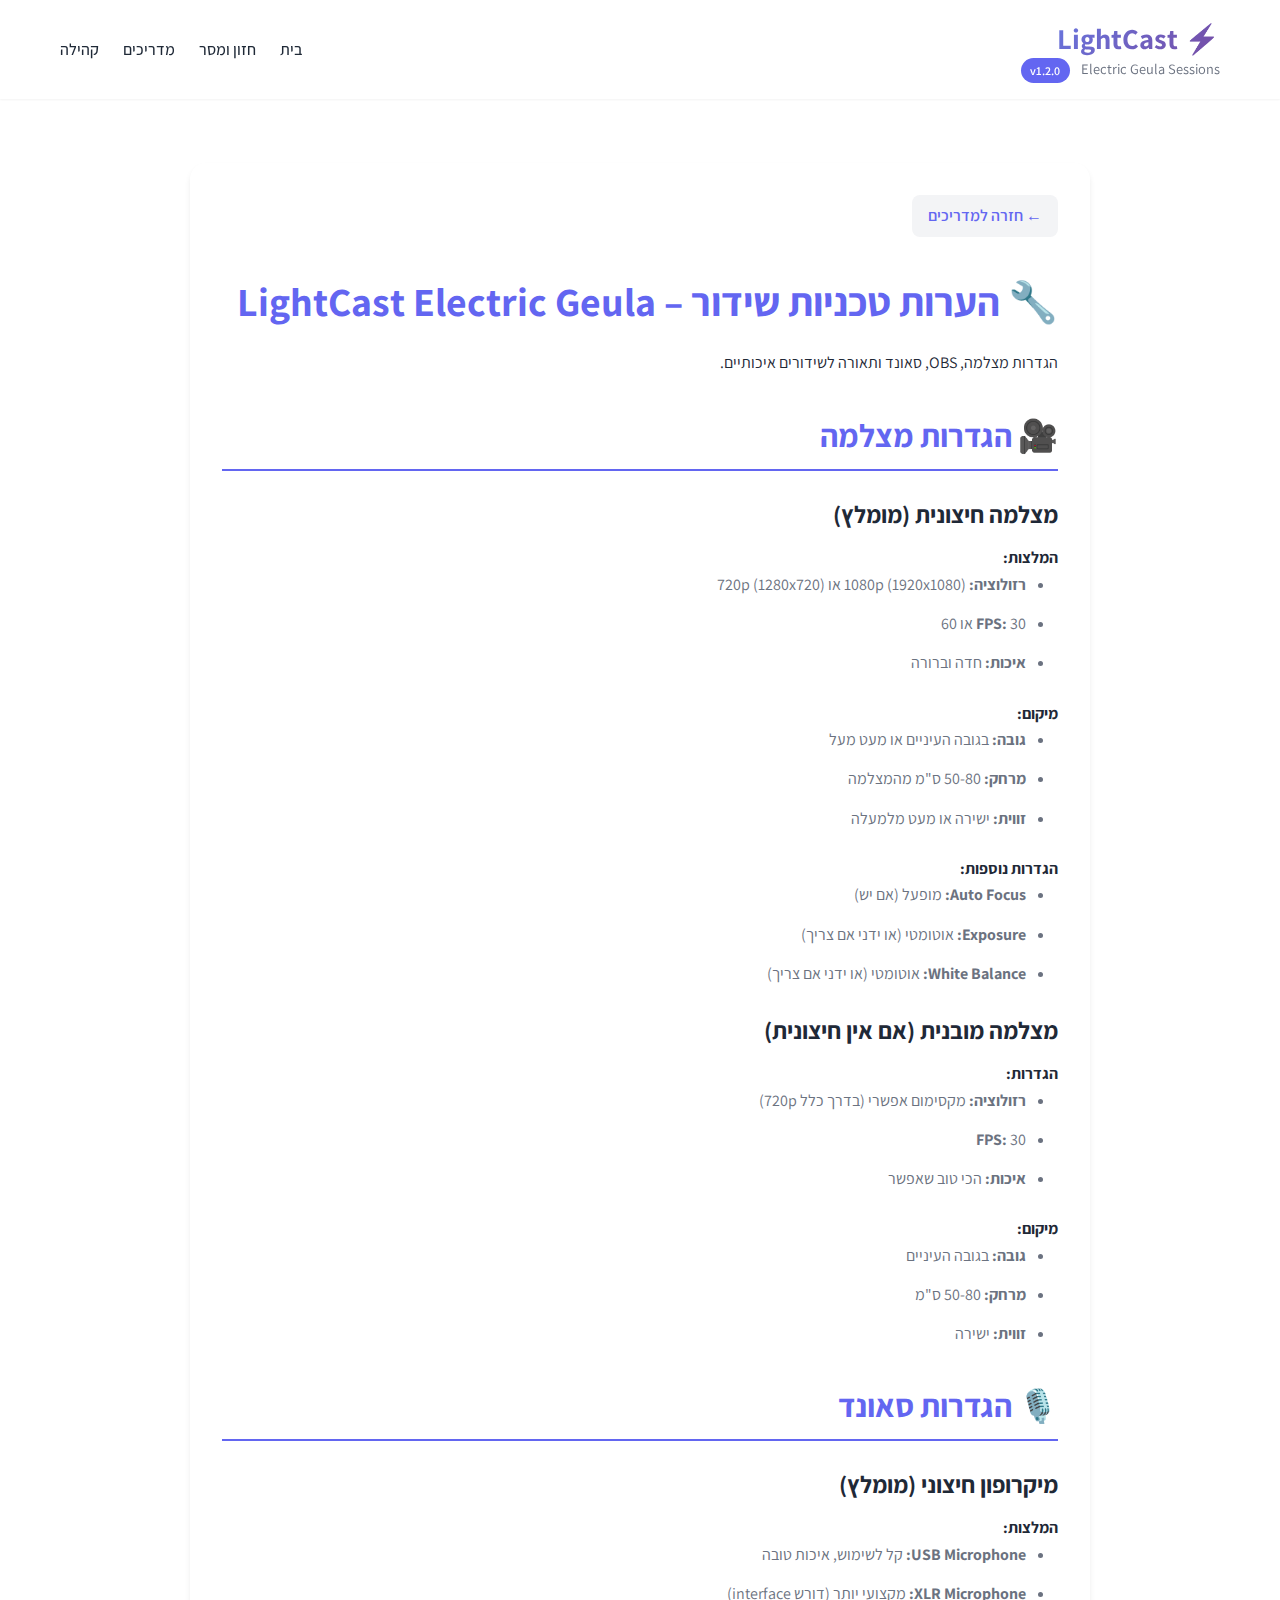
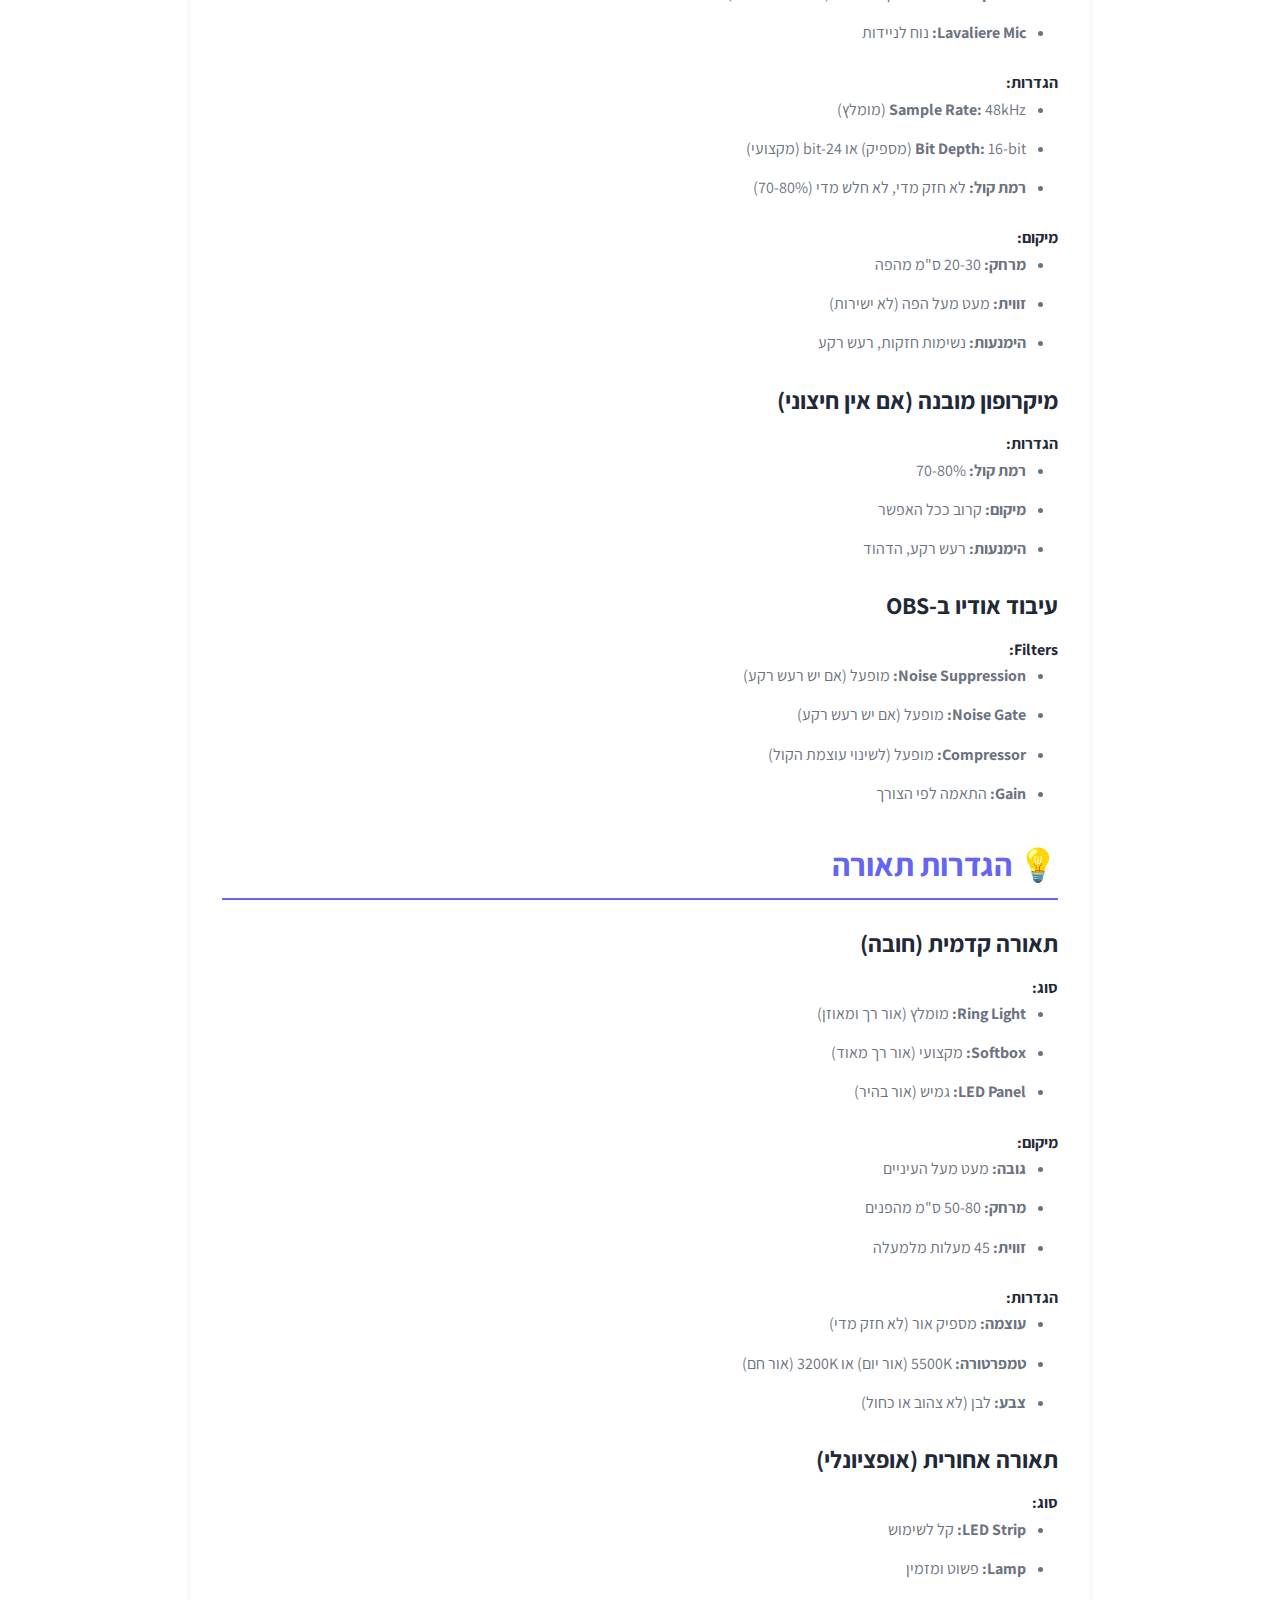
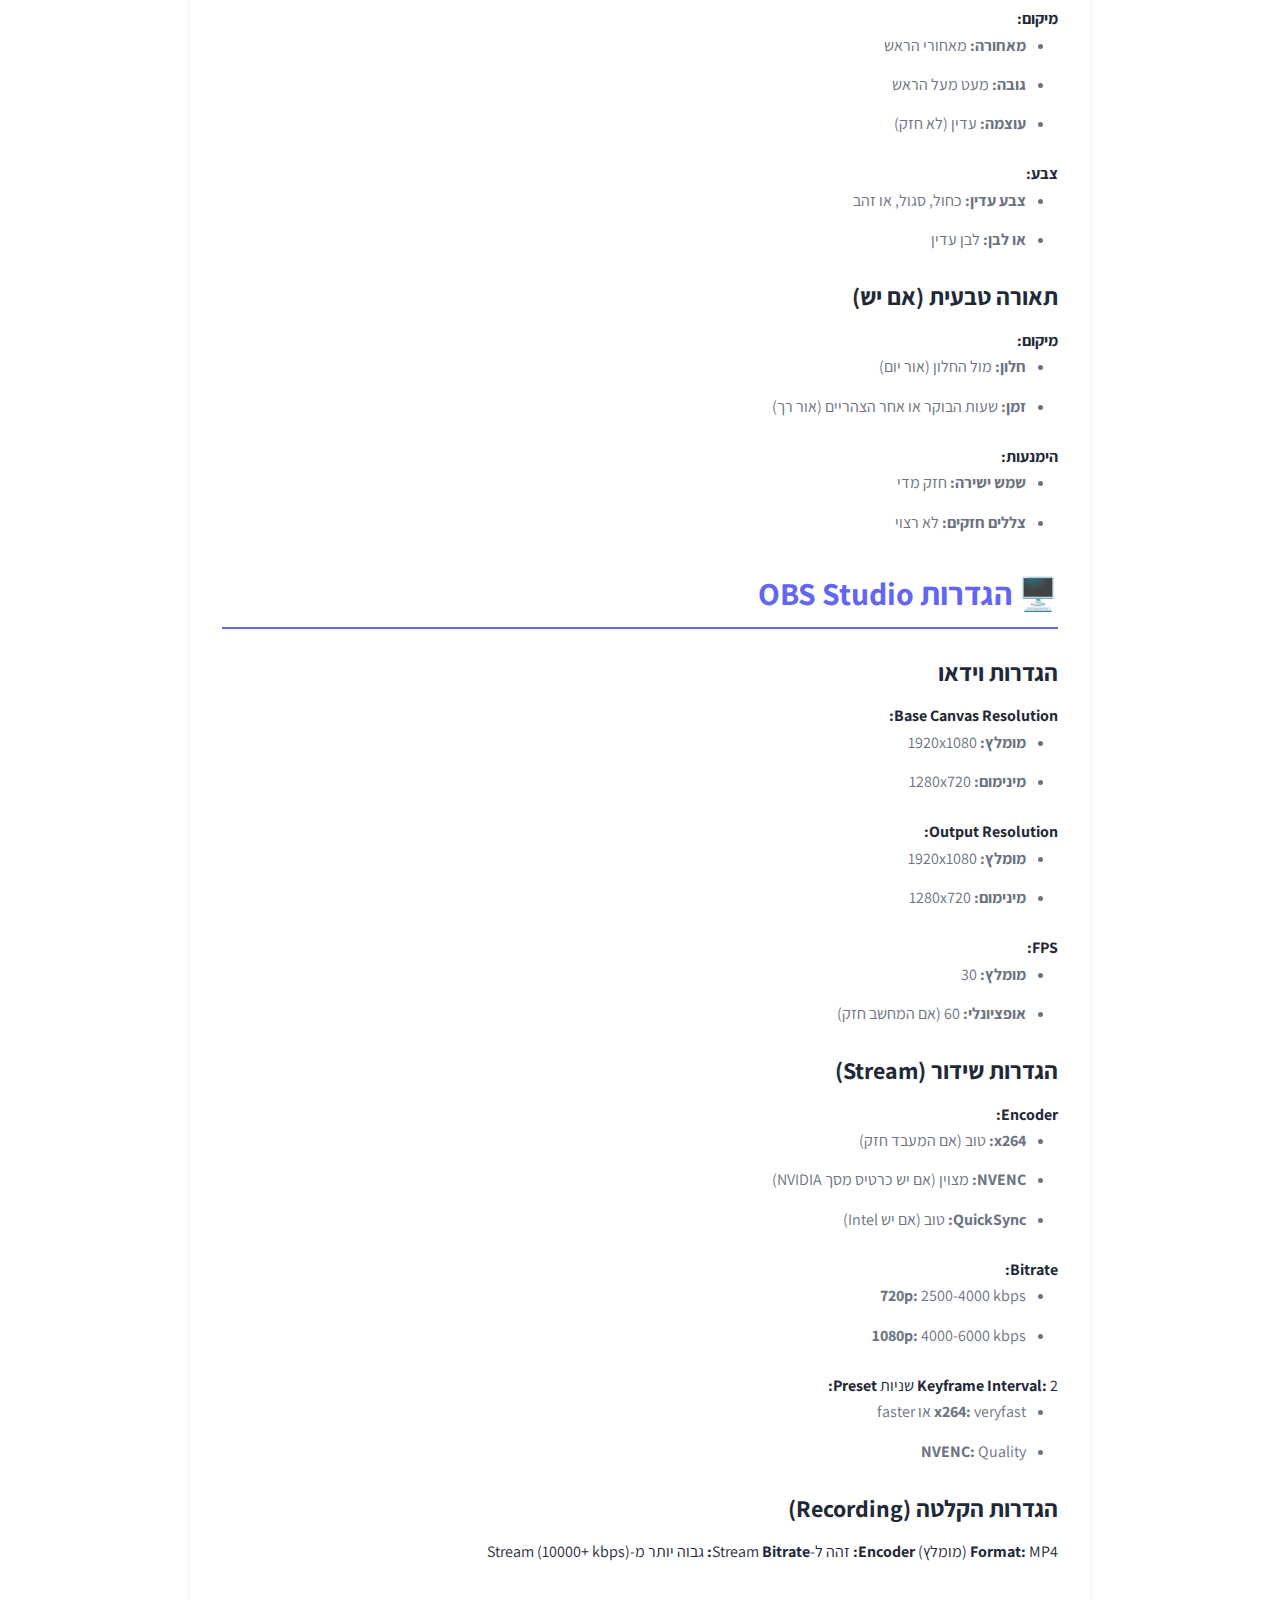
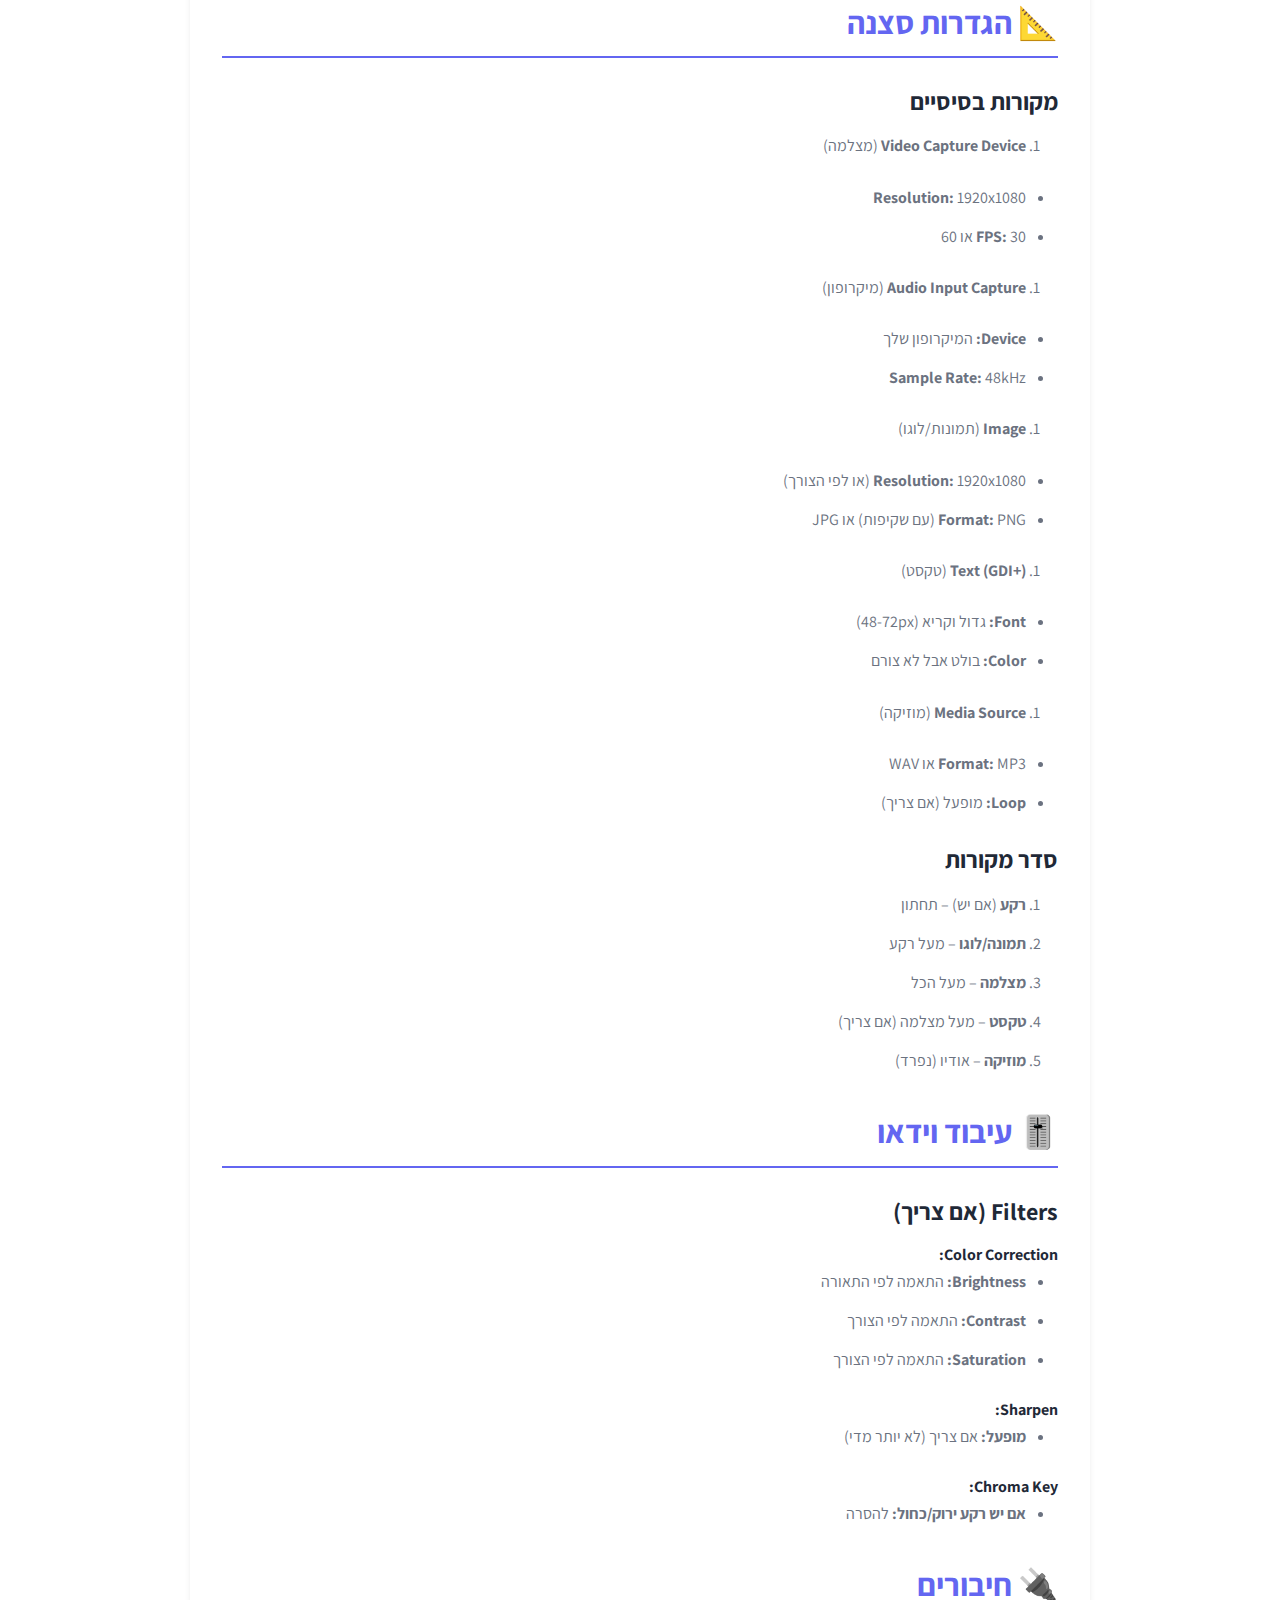
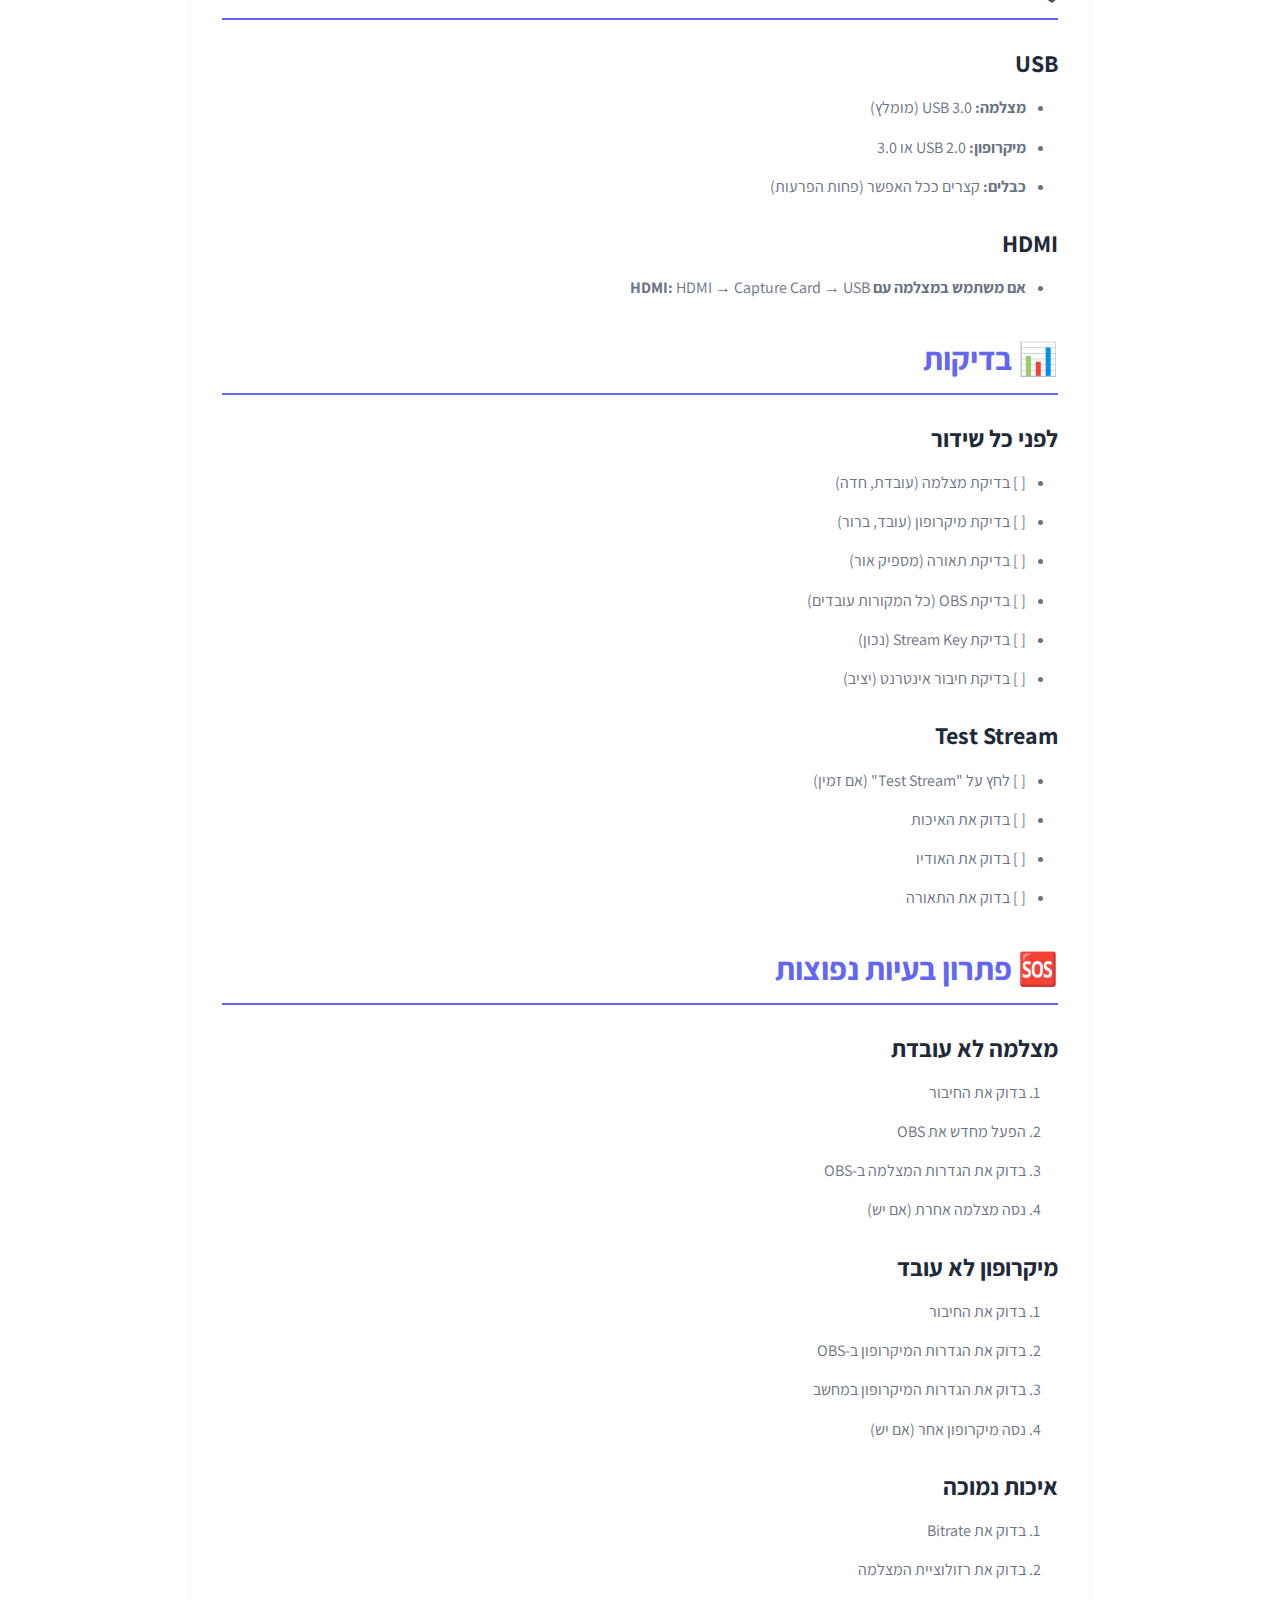
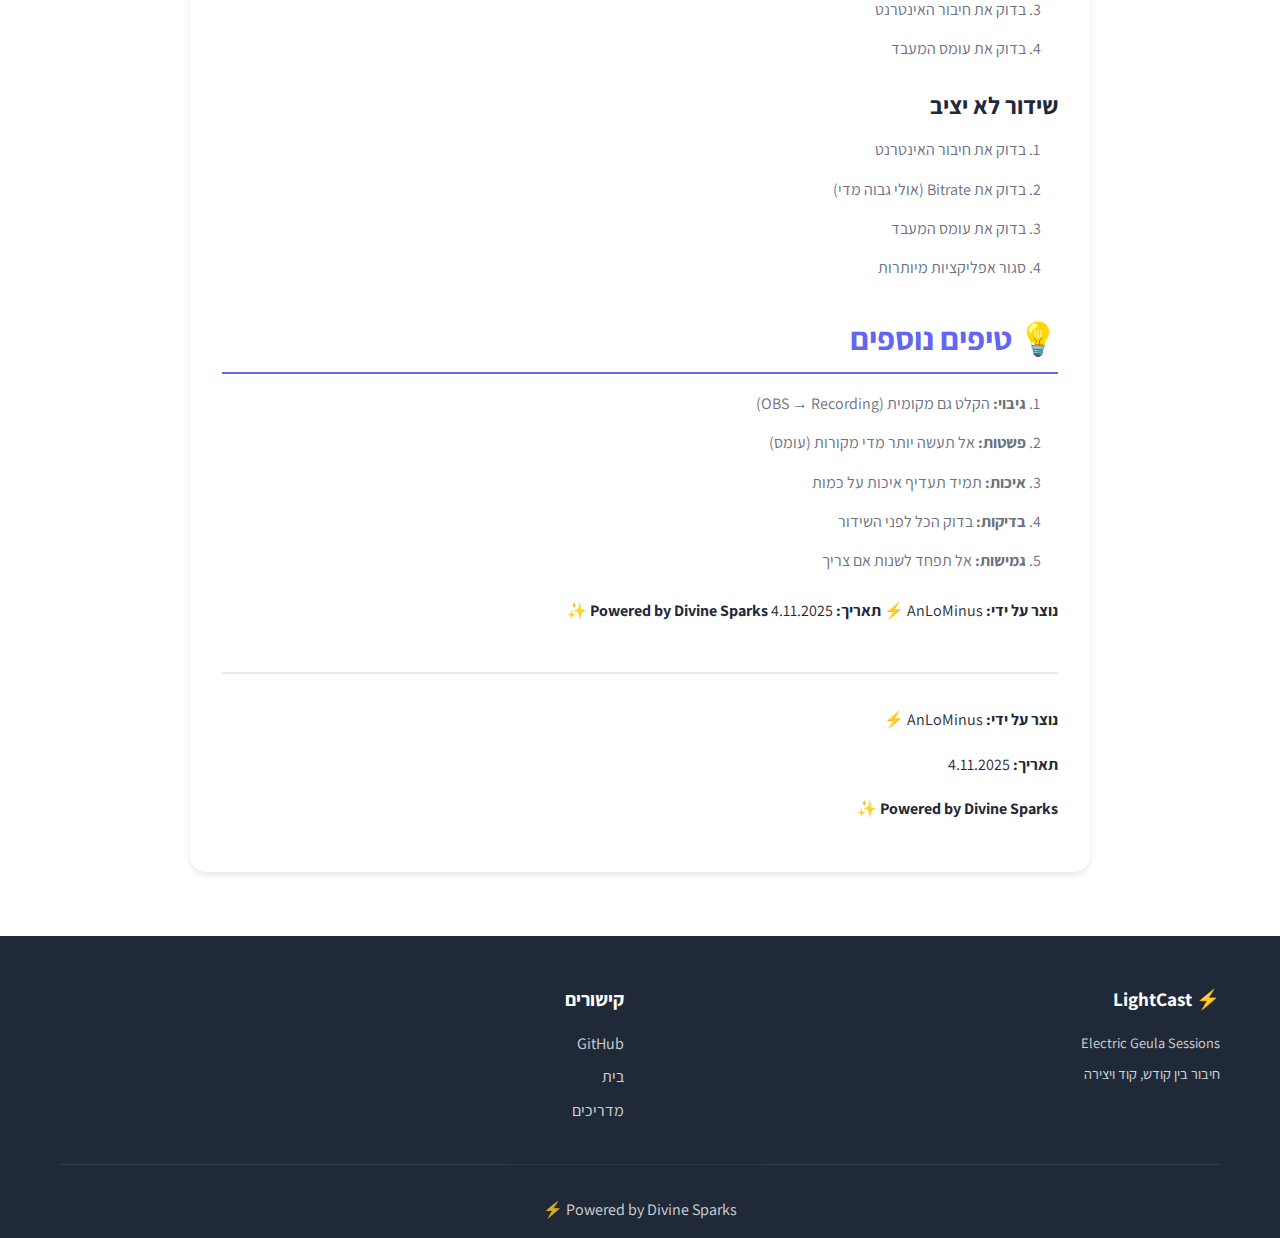
<file: guides/09_technical_notes.html>
<!DOCTYPE html>
<html lang="he" dir="rtl">
<head>
    <meta charset="UTF-8">
    <meta name="viewport" content="width=device-width, initial-scale=1.0">
    <title>🔧 הערות טכניות שידור – LightCast Electric Geula</title>
    <link rel="stylesheet" href="../styles.css">
    <link rel="preconnect" href="https://fonts.googleapis.com">
    <link rel="preconnect" href="https://fonts.gstatic.com" crossorigin>
    <link href="https://fonts.googleapis.com/css2?family=Assistant:wght@300;400;600;700&display=swap" rel="stylesheet">
    <style>
        .guide-content {
            max-width: 900px;
            margin: 0 auto;
            padding: 2rem;
            background: white;
            border-radius: 1rem;
            box-shadow: var(--shadow-md);
        }
        .guide-content h1 {
            font-size: 2.5rem;
            margin-bottom: 1rem;
            color: var(--primary-color);
        }
        .guide-content h2 {
            font-size: 2rem;
            margin-top: 2rem;
            margin-bottom: 1rem;
            color: var(--primary-color);
            border-bottom: 2px solid var(--primary-color);
            padding-bottom: 0.5rem;
        }
        .guide-content h3 {
            font-size: 1.5rem;
            margin-top: 1.5rem;
            margin-bottom: 0.75rem;
            color: var(--text-primary);
        }
        .guide-content h4 {
            font-size: 1.2rem;
            margin-top: 1rem;
            margin-bottom: 0.5rem;
            color: var(--text-primary);
        }
        .guide-content p {
            line-height: 1.8;
            margin-bottom: 1rem;
            color: var(--text-primary);
        }
        .guide-content ul, .guide-content ol {
            margin-bottom: 1.5rem;
            padding-right: 2rem;
        }
        .guide-content li {
            margin-bottom: 0.75rem;
            line-height: 1.7;
            color: var(--text-secondary);
        }
        .guide-content code {
            background: var(--bg-alt);
            padding: 0.2rem 0.5rem;
            border-radius: 0.25rem;
            font-family: 'Courier New', monospace;
            color: var(--primary-color);
        }
        .back-link {
            display: inline-block;
            margin-bottom: 2rem;
            color: var(--primary-color);
            text-decoration: none;
            font-weight: 600;
            padding: 0.5rem 1rem;
            background: var(--bg-alt);
            border-radius: 0.5rem;
            transition: all 0.3s ease;
        }
        .back-link:hover {
            background: var(--primary-color);
            color: white;
            transform: translateX(-5px);
        }
    </style>
</head>
<body>
    <header class="header">
        <div class="container">
            <div class="logo">
                <h1>⚡ LightCast</h1>
                <p class="subtitle">Electric Geula Sessions <span class="version-badge">v1.2.0</span></p>
            </div>
            <nav class="nav">
                <a href="../index.html" class="nav-link">בית</a>
                <a href="../index.html#vision" class="nav-link">חזון ומסר</a>
                <a href="../index.html#guides" class="nav-link">מדריכים</a>
                <a href="../index.html#community" class="nav-link">קהילה</a>
            </nav>
        </div>
    </header>

    <section class="section">
        <div class="container">
            <div class="guide-content">
                <a href="../index.html#guides" class="back-link">← חזרה למדריכים</a>
                <h1>🔧 הערות טכניות שידור – LightCast Electric Geula</h1>
<p>הגדרות מצלמה, OBS, סאונד ותאורה לשידורים איכותיים.</p>
<h2>🎥 הגדרות מצלמה</h2>
<h3>מצלמה חיצונית (מומלץ)</h3>
<strong>המלצות:</strong>
<ul>
<li><strong>רזולוציה:</strong> 1080p (1920x1080) או 720p (1280x720)</li>
<li><strong>FPS:</strong> 30 או 60</li>
<li><strong>איכות:</strong> חדה וברורה</li>
</ul>
<strong>מיקום:</strong>
<ul>
<li><strong>גובה:</strong> בגובה העיניים או מעט מעל</li>
<li><strong>מרחק:</strong> 50-80 ס"מ מהמצלמה</li>
<li><strong>זווית:</strong> ישירה או מעט מלמעלה</li>
</ul>
<strong>הגדרות נוספות:</strong>
<ul>
<li><strong>Auto Focus:</strong> מופעל (אם יש)</li>
<li><strong>Exposure:</strong> אוטומטי (או ידני אם צריך)</li>
<li><strong>White Balance:</strong> אוטומטי (או ידני אם צריך)</li>
</ul>
<h3>מצלמה מובנית (אם אין חיצונית)</h3>
<strong>הגדרות:</strong>
<ul>
<li><strong>רזולוציה:</strong> מקסימום אפשרי (בדרך כלל 720p)</li>
<li><strong>FPS:</strong> 30</li>
<li><strong>איכות:</strong> הכי טוב שאפשר</li>
</ul>
<strong>מיקום:</strong>
<ul>
<li><strong>גובה:</strong> בגובה העיניים</li>
<li><strong>מרחק:</strong> 50-80 ס"מ</li>
<li><strong>זווית:</strong> ישירה</li>
</ul>
<h2>🎙️ הגדרות סאונד</h2>
<h3>מיקרופון חיצוני (מומלץ)</h3>
<strong>המלצות:</strong>
<ul>
<li><strong>USB Microphone:</strong> קל לשימוש, איכות טובה</li>
<li><strong>XLR Microphone:</strong> מקצועי יותר (דורש interface)</li>
<li><strong>Lavaliere Mic:</strong> נוח לניידות</li>
</ul>
<strong>הגדרות:</strong>
<ul>
<li><strong>Sample Rate:</strong> 48kHz (מומלץ)</li>
<li><strong>Bit Depth:</strong> 16-bit (מספיק) או 24-bit (מקצועי)</li>
<li><strong>רמת קול:</strong> לא חזק מדי, לא חלש מדי (70-80%)</li>
</ul>
<strong>מיקום:</strong>
<ul>
<li><strong>מרחק:</strong> 20-30 ס"מ מהפה</li>
<li><strong>זווית:</strong> מעט מעל הפה (לא ישירות)</li>
<li><strong>הימנעות:</strong> נשימות חזקות, רעש רקע</li>
</ul>
<h3>מיקרופון מובנה (אם אין חיצוני)</h3>
<strong>הגדרות:</strong>
<ul>
<li><strong>רמת קול:</strong> 70-80%</li>
<li><strong>מיקום:</strong> קרוב ככל האפשר</li>
<li><strong>הימנעות:</strong> רעש רקע, הדהוד</li>
</ul>
<h3>עיבוד אודיו ב-OBS</h3>
<strong>Filters:</strong>
<ul>
<li><strong>Noise Suppression:</strong> מופעל (אם יש רעש רקע)</li>
<li><strong>Noise Gate:</strong> מופעל (אם יש רעש רקע)</li>
<li><strong>Compressor:</strong> מופעל (לשינוי עוצמת הקול)</li>
<li><strong>Gain:</strong> התאמה לפי הצורך</li>
</ul>
<h2>💡 הגדרות תאורה</h2>
<h3>תאורה קדמית (חובה)</h3>
<strong>סוג:</strong>
<ul>
<li><strong>Ring Light:</strong> מומלץ (אור רך ומאוזן)</li>
<li><strong>Softbox:</strong> מקצועי (אור רך מאוד)</li>
<li><strong>LED Panel:</strong> גמיש (אור בהיר)</li>
</ul>
<strong>מיקום:</strong>
<ul>
<li><strong>גובה:</strong> מעט מעל העיניים</li>
<li><strong>מרחק:</strong> 50-80 ס"מ מהפנים</li>
<li><strong>זווית:</strong> 45 מעלות מלמעלה</li>
</ul>
<strong>הגדרות:</strong>
<ul>
<li><strong>עוצמה:</strong> מספיק אור (לא חזק מדי)</li>
<li><strong>טמפרטורה:</strong> 5500K (אור יום) או 3200K (אור חם)</li>
<li><strong>צבע:</strong> לבן (לא צהוב או כחול)</li>
</ul>
<h3>תאורה אחורית (אופציונלי)</h3>
<strong>סוג:</strong>
<ul>
<li><strong>LED Strip:</strong> קל לשימוש</li>
<li><strong>Lamp:</strong> פשוט ומזמין</li>
</ul>
<strong>מיקום:</strong>
<ul>
<li><strong>מאחורה:</strong> מאחורי הראש</li>
<li><strong>גובה:</strong> מעט מעל הראש</li>
<li><strong>עוצמה:</strong> עדין (לא חזק)</li>
</ul>
<strong>צבע:</strong>
<ul>
<li><strong>צבע עדין:</strong> כחול, סגול, או זהב</li>
<li><strong>או לבן:</strong> לבן עדין</li>
</ul>
<h3>תאורה טבעית (אם יש)</h3>
<strong>מיקום:</strong>
<ul>
<li><strong>חלון:</strong> מול החלון (אור יום)</li>
<li><strong>זמן:</strong> שעות הבוקר או אחר הצהריים (אור רך)</li>
</ul>
<strong>הימנעות:</strong>
<ul>
<li><strong>שמש ישירה:</strong> חזק מדי</li>
<li><strong>צללים חזקים:</strong> לא רצוי</li>
</ul>
<h2>🖥️ הגדרות OBS Studio</h2>
<h3>הגדרות וידאו</h3>
<strong>Base Canvas Resolution:</strong>
<ul>
<li><strong>מומלץ:</strong> 1920x1080</li>
<li><strong>מינימום:</strong> 1280x720</li>
</ul>
<strong>Output Resolution:</strong>
<ul>
<li><strong>מומלץ:</strong> 1920x1080</li>
<li><strong>מינימום:</strong> 1280x720</li>
</ul>
<strong>FPS:</strong>
<ul>
<li><strong>מומלץ:</strong> 30</li>
<li><strong>אופציונלי:</strong> 60 (אם המחשב חזק)</li>
</ul>
<h3>הגדרות שידור (Stream)</h3>
<strong>Encoder:</strong>
<ul>
<li><strong>x264:</strong> טוב (אם המעבד חזק)</li>
<li><strong>NVENC:</strong> מצוין (אם יש כרטיס מסך NVIDIA)</li>
<li><strong>QuickSync:</strong> טוב (אם יש Intel)</li>
</ul>
<strong>Bitrate:</strong>
<ul>
<li><strong>720p:</strong> 2500-4000 kbps</li>
<li><strong>1080p:</strong> 4000-6000 kbps</li>
</ul>
<strong>Keyframe Interval:</strong> 2 שניות
<strong>Preset:</strong>
<ul>
<li><strong>x264:</strong> veryfast או faster</li>
<li><strong>NVENC:</strong> Quality</li>
</ul>
<h3>הגדרות הקלטה (Recording)</h3>
<strong>Format:</strong> MP4 (מומלץ)
<strong>Encoder:</strong> זהה ל-Stream
<strong>Bitrate:</strong> גבוה יותר מ-Stream (10000+ kbps)
<h2>📐 הגדרות סצנה</h2>
<h3>מקורות בסיסיים</h3>
<ol>
<li><strong>Video Capture Device</strong> (מצלמה)</li>
</ol>
<ul>
<li><strong>Resolution:</strong> 1920x1080</li>
<li><strong>FPS:</strong> 30 או 60</li>
</ul>
<ol>
<li><strong>Audio Input Capture</strong> (מיקרופון)</li>
</ol>
<ul>
<li><strong>Device:</strong> המיקרופון שלך</li>
<li><strong>Sample Rate:</strong> 48kHz</li>
</ul>
<ol>
<li><strong>Image</strong> (תמונות/לוגו)</li>
</ol>
<ul>
<li><strong>Resolution:</strong> 1920x1080 (או לפי הצורך)</li>
<li><strong>Format:</strong> PNG (עם שקיפות) או JPG</li>
</ul>
<ol>
<li><strong>Text (GDI+)</strong> (טקסט)</li>
</ol>
<ul>
<li><strong>Font:</strong> גדול וקריא (48-72px)</li>
<li><strong>Color:</strong> בולט אבל לא צורם</li>
</ul>
<ol>
<li><strong>Media Source</strong> (מוזיקה)</li>
</ol>
<ul>
<li><strong>Format:</strong> MP3 או WAV</li>
<li><strong>Loop:</strong> מופעל (אם צריך)</li>
</ul>
<h3>סדר מקורות</h3>
<ol>
<li><strong>רקע</strong> (אם יש) – תחתון</li>
<li><strong>תמונה/לוגו</strong> – מעל רקע</li>
<li><strong>מצלמה</strong> – מעל הכל</li>
<li><strong>טקסט</strong> – מעל מצלמה (אם צריך)</li>
<li><strong>מוזיקה</strong> – אודיו (נפרד)</li>
</ol>
<h2>🎚️ עיבוד וידאו</h2>
<h3>Filters (אם צריך)</h3>
<strong>Color Correction:</strong>
<ul>
<li><strong>Brightness:</strong> התאמה לפי התאורה</li>
<li><strong>Contrast:</strong> התאמה לפי הצורך</li>
<li><strong>Saturation:</strong> התאמה לפי הצורך</li>
</ul>
<strong>Sharpen:</strong>
<ul>
<li><strong>מופעל:</strong> אם צריך (לא יותר מדי)</li>
</ul>
<strong>Chroma Key:</strong>
<ul>
<li><strong>אם יש רקע ירוק/כחול:</strong> להסרה</li>
</ul>
<h2>🔌 חיבורים</h2>
<h3>USB</h3>
<ul>
<li><strong>מצלמה:</strong> USB 3.0 (מומלץ)</li>
<li><strong>מיקרופון:</strong> USB 2.0 או 3.0</li>
<li><strong>כבלים:</strong> קצרים ככל האפשר (פחות הפרעות)</li>
</ul>
<h3>HDMI</h3>
<ul>
<li><strong>אם משתמש במצלמה עם HDMI:</strong> HDMI → Capture Card → USB</li>
</ul>
<h2>📊 בדיקות</h2>
<h3>לפני כל שידור</h3>
<ul>
<li>[ ] בדיקת מצלמה (עובדת, חדה)</li>
<li>[ ] בדיקת מיקרופון (עובד, ברור)</li>
<li>[ ] בדיקת תאורה (מספיק אור)</li>
<li>[ ] בדיקת OBS (כל המקורות עובדים)</li>
<li>[ ] בדיקת Stream Key (נכון)</li>
<li>[ ] בדיקת חיבור אינטרנט (יציב)</li>
</ul>
<h3>Test Stream</h3>
<ul>
<li>[ ] לחץ על "Test Stream" (אם זמין)</li>
<li>[ ] בדוק את האיכות</li>
<li>[ ] בדוק את האודיו</li>
<li>[ ] בדוק את התאורה</li>
</ul>
<h2>🆘 פתרון בעיות נפוצות</h2>
<h3>מצלמה לא עובדת</h3>
<ol>
<li>בדוק את החיבור</li>
<li>הפעל מחדש את OBS</li>
<li>בדוק את הגדרות המצלמה ב-OBS</li>
<li>נסה מצלמה אחרת (אם יש)</li>
</ol>
<h3>מיקרופון לא עובד</h3>
<ol>
<li>בדוק את החיבור</li>
<li>בדוק את הגדרות המיקרופון ב-OBS</li>
<li>בדוק את הגדרות המיקרופון במחשב</li>
<li>נסה מיקרופון אחר (אם יש)</li>
</ol>
<h3>איכות נמוכה</h3>
<ol>
<li>בדוק את Bitrate</li>
<li>בדוק את רזולוציית המצלמה</li>
<li>בדוק את חיבור האינטרנט</li>
<li>בדוק את עומס המעבד</li>
</ol>
<h3>שידור לא יציב</h3>
<ol>
<li>בדוק את חיבור האינטרנט</li>
<li>בדוק את Bitrate (אולי גבוה מדי)</li>
<li>בדוק את עומס המעבד</li>
<li>סגור אפליקציות מיותרות</li>
</ol>
<h2>💡 טיפים נוספים</h2>
<ol>
<li><strong>גיבוי:</strong> הקלט גם מקומית (OBS → Recording)</li>
<li><strong>פשטות:</strong> אל תעשה יותר מדי מקורות (עומס)</li>
<li><strong>איכות:</strong> תמיד תעדיף איכות על כמות</li>
<li><strong>בדיקות:</strong> בדוק הכל לפני השידור</li>
<li><strong>גמישות:</strong> אל תפחד לשנות אם צריך</li>
</ol>
<strong>נוצר על ידי:</strong> AnLoMinus ⚡  
<strong>תאריך:</strong> 4.11.2025  
<strong>Powered by Divine Sparks</strong> ✨
                <div style="margin-top: 3rem; padding-top: 2rem; border-top: 2px solid var(--border-color);">
                    <p><strong>נוצר על ידי:</strong> AnLoMinus ⚡</p>
                    <p><strong>תאריך:</strong> 4.11.2025</p>
                    <p><strong>Powered by Divine Sparks</strong> ✨</p>
                </div>
            </div>
        </div>
    </section>

    <footer class="footer">
        <div class="container">
            <div class="footer-content">
                <div class="footer-section">
                    <h4>⚡ LightCast</h4>
                    <p>Electric Geula Sessions</p>
                    <p>חיבור בין קודש, קוד ויצירה</p>
                </div>
                <div class="footer-section">
                    <h4>קישורים</h4>
                    <ul class="footer-links">
                        <li><a href="https://github.com/AnLoMinus/LightCast" target="_blank">GitHub</a></li>
                        <li><a href="../index.html">בית</a></li>
                        <li><a href="../index.html#guides">מדריכים</a></li>
                    </ul>
                </div>
            </div>
            <div class="footer-bottom">
                <p>Powered by Divine Sparks ⚡</p>
            </div>
        </div>
    </footer>

    <script src="../scripts.js"></script>
</body>
</html>
</file>
<file: styles.css>
/* Reset and Base Styles */
* {
    margin: 0;
    padding: 0;
    box-sizing: border-box;
}

:root {
    --primary-color: #6366f1;
    --primary-dark: #4f46e5;
    --secondary-color: #8b5cf6;
    --accent-color: #f59e0b;
    --text-primary: #1f2937;
    --text-secondary: #6b7280;
    --bg-primary: #ffffff;
    --bg-secondary: #f9fafb;
    --bg-alt: #f3f4f6;
    --border-color: #e5e7eb;
    --shadow-sm: 0 1px 2px 0 rgba(0, 0, 0, 0.05);
    --shadow-md: 0 4px 6px -1px rgba(0, 0, 0, 0.1);
    --shadow-lg: 0 10px 15px -3px rgba(0, 0, 0, 0.1);
    --shadow-xl: 0 20px 25px -5px rgba(0, 0, 0, 0.1);
    --gradient-primary: linear-gradient(135deg, #667eea 0%, #764ba2 100%);
    --gradient-secondary: linear-gradient(135deg, #f093fb 0%, #f5576c 100%);
    --gradient-gold: linear-gradient(135deg, #f6d365 0%, #fda085 100%);
}

body {
    font-family: 'Assistant', 'Segoe UI', Tahoma, Geneva, Verdana, sans-serif;
    color: var(--text-primary);
    background-color: var(--bg-primary);
    line-height: 1.6;
    direction: rtl;
    text-align: right;
}

.container {
    max-width: 1200px;
    margin: 0 auto;
    padding: 0 20px;
}

/* Header */
.header {
    background: var(--bg-primary);
    box-shadow: var(--shadow-sm);
    position: sticky;
    top: 0;
    z-index: 1000;
    padding: 1rem 0;
}

.header .container {
    display: flex;
    justify-content: space-between;
    align-items: center;
}

.logo h1 {
    font-size: 1.8rem;
    font-weight: 700;
    background: var(--gradient-primary);
    -webkit-background-clip: text;
    -webkit-text-fill-color: transparent;
    background-clip: text;
}

.logo .subtitle {
    font-size: 0.9rem;
    color: var(--text-secondary);
    margin-top: -0.3rem;
}

.version-badge {
    display: inline-block;
    padding: 0.2rem 0.6rem;
    background: var(--primary-color);
    color: white;
    border-radius: 1rem;
    font-size: 0.75rem;
    font-weight: 600;
    margin-right: 0.5rem;
    vertical-align: middle;
}

.nav {
    display: flex;
    gap: 1.5rem;
    flex-wrap: wrap;
}

.nav-link {
    color: var(--text-primary);
    text-decoration: none;
    font-weight: 500;
    transition: color 0.3s ease;
    padding: 0.5rem 0;
}

.nav-link:hover {
    color: var(--primary-color);
}

/* Hero Section */
.hero {
    background: var(--gradient-primary);
    color: white;
    padding: 5rem 0;
    text-align: center;
}

.hero-content {
    max-width: 800px;
    margin: 0 auto;
}

.hero-title {
    font-size: 2.5rem;
    font-weight: 700;
    margin-bottom: 1rem;
    text-shadow: 0 2px 4px rgba(0, 0, 0, 0.1);
}

.hero-subtitle {
    font-size: 1.3rem;
    margin-bottom: 1rem;
    opacity: 0.95;
}

.hero-description {
    font-size: 1.1rem;
    margin-bottom: 2rem;
    opacity: 0.9;
}

.hero-actions {
    display: flex;
    gap: 1rem;
    justify-content: center;
    flex-wrap: wrap;
}

/* Buttons */
.btn {
    display: inline-block;
    padding: 0.75rem 1.5rem;
    border-radius: 0.5rem;
    text-decoration: none;
    font-weight: 600;
    transition: all 0.3s ease;
    border: none;
    cursor: pointer;
    font-size: 1rem;
}

.btn-primary {
    background: white;
    color: var(--primary-color);
}

.btn-primary:hover {
    transform: translateY(-2px);
    box-shadow: var(--shadow-lg);
}

.btn-secondary {
    background: rgba(255, 255, 255, 0.2);
    color: white;
    border: 2px solid white;
}

.btn-secondary:hover {
    background: white;
    color: var(--primary-color);
}

.btn-outline {
    background: transparent;
    color: var(--primary-color);
    border: 2px solid var(--primary-color);
}

.btn-outline:hover {
    background: var(--primary-color);
    color: white;
}

/* Sections */
.section {
    padding: 4rem 0;
}

.section-alt {
    background-color: var(--bg-secondary);
}

.section-title {
    font-size: 2.2rem;
    font-weight: 700;
    text-align: center;
    margin-bottom: 3rem;
    color: var(--text-primary);
}

/* About Section */
.about-content {
    display: grid;
    gap: 2rem;
}

.about-text {
    font-size: 1.1rem;
    line-height: 1.8;
}

.goals {
    background: var(--bg-alt);
    padding: 2rem;
    border-radius: 1rem;
    border-right: 4px solid var(--primary-color);
}

.goals h3 {
    font-size: 1.5rem;
    margin-bottom: 1rem;
    color: var(--primary-color);
}

.goals-list {
    list-style: none;
    padding: 0;
}

.goals-list li {
    padding: 0.5rem 0;
    padding-right: 1.5rem;
    position: relative;
}

.goals-list li::before {
    content: "✨";
    position: absolute;
    right: 0;
}

.features {
    margin-top: 2rem;
}

.features h3 {
    font-size: 1.5rem;
    margin-bottom: 1.5rem;
    color: var(--primary-color);
}

.features-grid {
    display: grid;
    grid-template-columns: repeat(auto-fit, minmax(250px, 1fr));
    gap: 1.5rem;
}

.feature-card {
    background: white;
    padding: 1.5rem;
    border-radius: 0.75rem;
    box-shadow: var(--shadow-md);
    transition: transform 0.3s ease, box-shadow 0.3s ease;
    text-align: center;
}

.feature-card:hover {
    transform: translateY(-5px);
    box-shadow: var(--shadow-xl);
}

.feature-icon {
    font-size: 2.5rem;
    margin-bottom: 1rem;
}

.feature-card h4 {
    font-size: 1.2rem;
    margin-bottom: 0.5rem;
    color: var(--text-primary);
}

.feature-card p {
    color: var(--text-secondary);
    font-size: 0.9rem;
}

/* Streams Section */
.streams-grid {
    display: grid;
    grid-template-columns: repeat(auto-fit, minmax(300px, 1fr));
    gap: 2rem;
}

.stream-card {
    background: white;
    padding: 2rem;
    border-radius: 1rem;
    box-shadow: var(--shadow-md);
    transition: transform 0.3s ease, box-shadow 0.3s ease;
    position: relative;
}

.stream-card:hover {
    transform: translateY(-5px);
    box-shadow: var(--shadow-xl);
}

.stream-card.featured {
    border: 2px solid var(--primary-color);
    background: linear-gradient(135deg, rgba(99, 102, 241, 0.05) 0%, rgba(139, 92, 246, 0.05) 100%);
}

.stream-badge {
    display: inline-block;
    padding: 0.5rem 1rem;
    border-radius: 2rem;
    font-size: 0.85rem;
    font-weight: 600;
    margin-bottom: 1rem;
    background: var(--primary-color);
    color: white;
}

.stream-badge.process {
    background: var(--accent-color);
}

.stream-badge.planned {
    background: var(--text-secondary);
}

.stream-badge.vision {
    background: var(--secondary-color);
}

.stream-card h3 {
    font-size: 1.5rem;
    margin-bottom: 1rem;
    color: var(--text-primary);
}

.stream-description {
    color: var(--text-secondary);
    margin-bottom: 1rem;
}

.stream-info {
    margin-bottom: 1.5rem;
}

.stream-info p {
    margin: 0.5rem 0;
    color: var(--text-secondary);
}

/* Guides Section */
.guides-grid {
    display: grid;
    grid-template-columns: repeat(auto-fit, minmax(280px, 1fr));
    gap: 1.5rem;
}

.guide-card {
    background: white;
    padding: 1.5rem;
    border-radius: 0.75rem;
    box-shadow: var(--shadow-md);
    transition: transform 0.3s ease, box-shadow 0.3s ease;
    border-top: 3px solid var(--primary-color);
    text-decoration: none;
    display: block;
    color: inherit;
}

.guide-card:hover {
    transform: translateY(-5px);
    box-shadow: var(--shadow-xl);
    text-decoration: none;
    color: inherit;
}

.guide-icon {
    font-size: 2.5rem;
    margin-bottom: 1rem;
}

.guide-card h3 {
    font-size: 1.2rem;
    margin-bottom: 0.75rem;
    color: var(--text-primary);
}

.guide-card p {
    color: var(--text-secondary);
    margin-bottom: 1rem;
    font-size: 0.95rem;
}

.guide-tags {
    display: flex;
    gap: 0.5rem;
    flex-wrap: wrap;
}

.tag {
    display: inline-block;
    padding: 0.25rem 0.75rem;
    background: var(--bg-alt);
    color: var(--text-secondary);
    border-radius: 1rem;
    font-size: 0.8rem;
    font-weight: 500;
}

/* Community Section */
.community-content {
    display: grid;
    gap: 2rem;
}

.community-text {
    text-align: center;
    font-size: 1.1rem;
    max-width: 800px;
    margin: 0 auto;
}

.community-cards {
    display: grid;
    grid-template-columns: repeat(auto-fit, minmax(250px, 1fr));
    gap: 1.5rem;
    margin-top: 2rem;
}

.community-card {
    background: white;
    padding: 2rem;
    border-radius: 1rem;
    box-shadow: var(--shadow-md);
    text-align: center;
    transition: transform 0.3s ease, box-shadow 0.3s ease;
}

.community-card:hover {
    transform: translateY(-5px);
    box-shadow: var(--shadow-xl);
}

.community-card h3 {
    font-size: 1.3rem;
    margin-bottom: 1rem;
    color: var(--primary-color);
}

.community-card p {
    color: var(--text-secondary);
    margin-bottom: 1.5rem;
}

/* Roadmap Section */
.roadmap-content {
    display: grid;
    gap: 2rem;
    max-width: 900px;
    margin: 0 auto;
}

.roadmap-item {
    display: flex;
    gap: 1.5rem;
    background: white;
    padding: 2rem;
    border-radius: 1rem;
    box-shadow: var(--shadow-md);
    transition: transform 0.3s ease, box-shadow 0.3s ease;
    border-right: 4px solid var(--border-color);
}

.roadmap-item:hover {
    transform: translateX(-5px);
    box-shadow: var(--shadow-xl);
}

.roadmap-item.completed {
    border-right-color: #10b981;
}

.roadmap-item.in-progress {
    border-right-color: var(--accent-color);
}

.roadmap-item.planned {
    border-right-color: var(--text-secondary);
}

.roadmap-item.vision {
    border-right-color: var(--secondary-color);
}

.roadmap-status {
    font-size: 2rem;
    flex-shrink: 0;
}

.roadmap-content-inner {
    flex: 1;
}

.roadmap-content-inner h3 {
    font-size: 1.5rem;
    margin-bottom: 0.5rem;
    color: var(--text-primary);
}

.roadmap-date {
    color: var(--text-secondary);
    font-weight: 600;
    margin-bottom: 1rem;
}

.roadmap-content-inner ul {
    list-style: none;
    padding: 0;
}

.roadmap-content-inner li {
    padding: 0.5rem 0;
    padding-right: 1.5rem;
    position: relative;
    color: var(--text-secondary);
}

.roadmap-content-inner li::before {
    content: "•";
    position: absolute;
    right: 0;
    color: var(--primary-color);
    font-weight: bold;
}

/* Schedule Table Section */
.schedule-table-wrapper {
    overflow-x: auto;
    margin: 2rem 0;
    border-radius: 0.75rem;
    box-shadow: var(--shadow-md);
}

.schedule-table {
    width: 100%;
    border-collapse: collapse;
    background: white;
    font-size: 0.95rem;
}

.schedule-table thead {
    background: var(--gradient-primary);
    color: white;
}

.schedule-table th {
    padding: 1rem;
    text-align: right;
    font-weight: 600;
    font-size: 0.9rem;
    white-space: nowrap;
}

.schedule-table th:first-child {
    border-top-right-radius: 0.75rem;
}

.schedule-table th:last-child {
    border-top-left-radius: 0.75rem;
}

.schedule-table td {
    padding: 1rem;
    border-bottom: 1px solid var(--border-color);
    color: var(--text-primary);
    vertical-align: top;
}

.schedule-table tbody tr {
    transition: background-color 0.3s ease;
}

.schedule-table tbody tr:hover {
    background-color: rgba(99, 102, 241, 0.05);
}

.schedule-table tbody tr:last-child td:first-child {
    border-bottom-right-radius: 0.75rem;
}

.schedule-table tbody tr:last-child td:last-child {
    border-bottom-left-radius: 0.75rem;
}

.schedule-table td:first-child {
    font-weight: 600;
    color: var(--primary-color);
    text-align: center;
    width: 60px;
}

.schedule-table td:nth-child(2) {
    font-weight: 600;
    color: var(--text-primary);
    min-width: 200px;
}

.schedule-table td:nth-child(3) {
    color: var(--text-secondary);
    white-space: nowrap;
}

.schedule-table td:nth-child(4),
.schedule-table td:nth-child(5) {
    color: var(--text-secondary);
    font-size: 0.9rem;
    max-width: 250px;
}

.schedule-table td:nth-child(6) {
    color: var(--text-secondary);
    font-size: 0.9rem;
}

.schedule-table td:nth-child(7) {
    color: var(--text-secondary);
    font-size: 0.85rem;
}

.schedule-notes {
    margin-top: 3rem;
    padding: 2rem;
    background: var(--bg-alt);
    border-radius: 1rem;
    border-right: 4px solid var(--primary-color);
}

.schedule-notes h3 {
    font-size: 1.5rem;
    margin-bottom: 1rem;
    color: var(--primary-color);
}

.schedule-notes ul {
    list-style: none;
    padding: 0;
}

.schedule-notes li {
    padding: 0.5rem 0;
    padding-right: 1.5rem;
    position: relative;
    color: var(--text-secondary);
}

.schedule-notes li::before {
    content: "✨";
    position: absolute;
    right: 0;
}

/* Vision Section */
.section-vision {
    background: linear-gradient(135deg, rgba(99, 102, 241, 0.05) 0%, rgba(139, 92, 246, 0.05) 100%);
}

.vision-content {
    display: grid;
    gap: 3rem;
}

.vision-story,
.vision-philosophy,
.vision-journey,
.vision-message,
.vision-future {
    background: white;
    padding: 2rem;
    border-radius: 1rem;
    box-shadow: var(--shadow-md);
}

.vision-story h3,
.vision-philosophy h3,
.vision-journey h3,
.vision-message h3,
.vision-future h3 {
    font-size: 1.8rem;
    margin-bottom: 1.5rem;
    color: var(--primary-color);
}

.vision-story p,
.vision-future p {
    font-size: 1.1rem;
    line-height: 1.8;
    margin-bottom: 1rem;
    color: var(--text-primary);
}

.philosophy-grid {
    display: grid;
    grid-template-columns: repeat(auto-fit, minmax(250px, 1fr));
    gap: 1.5rem;
    margin-top: 1.5rem;
}

.philosophy-card {
    padding: 1.5rem;
    background: var(--bg-alt);
    border-radius: 0.75rem;
    border-right: 3px solid var(--primary-color);
    transition: transform 0.3s ease, box-shadow 0.3s ease;
}

.philosophy-card:hover {
    transform: translateY(-5px);
    box-shadow: var(--shadow-lg);
}

.philosophy-icon {
    font-size: 2.5rem;
    margin-bottom: 1rem;
}

.philosophy-card h4 {
    font-size: 1.3rem;
    margin-bottom: 1rem;
    color: var(--text-primary);
}

.philosophy-card p {
    color: var(--text-secondary);
    line-height: 1.7;
}

.journey-timeline {
    display: grid;
    gap: 2rem;
    margin-top: 2rem;
}

.journey-step {
    display: flex;
    gap: 1.5rem;
    padding: 1.5rem;
    background: var(--bg-alt);
    border-radius: 0.75rem;
    border-right: 4px solid var(--primary-color);
    transition: transform 0.3s ease, box-shadow 0.3s ease;
}

.journey-step:hover {
    transform: translateX(-5px);
    box-shadow: var(--shadow-lg);
}

.journey-number {
    width: 60px;
    height: 60px;
    border-radius: 50%;
    background: var(--gradient-primary);
    color: white;
    display: flex;
    align-items: center;
    justify-content: center;
    font-size: 1.5rem;
    font-weight: 700;
    flex-shrink: 0;
}

.journey-content {
    flex: 1;
}

.journey-content h4 {
    font-size: 1.3rem;
    margin-bottom: 0.75rem;
    color: var(--text-primary);
}

.journey-content p {
    color: var(--text-secondary);
    line-height: 1.7;
    margin-bottom: 0.5rem;
}

.message-box {
    background: var(--bg-alt);
    padding: 2rem;
    border-radius: 0.75rem;
    border-right: 4px solid var(--primary-color);
}

.message-box p {
    font-size: 1.1rem;
    line-height: 1.8;
    margin-bottom: 1rem;
    color: var(--text-primary);
}

/* Journey Explanation Section */
.journey-explanation {
    display: grid;
    gap: 3rem;
}

.journey-intro {
    text-align: center;
    max-width: 900px;
    margin: 0 auto;
}

.journey-intro h3 {
    font-size: 1.8rem;
    margin-bottom: 1.5rem;
    color: var(--primary-color);
}

.journey-intro p {
    font-size: 1.1rem;
    line-height: 1.8;
    margin-bottom: 1rem;
    color: var(--text-primary);
}

.progression-stages {
    display: grid;
    gap: 2rem;
    margin-top: 2rem;
}

.stage {
    background: white;
    padding: 2rem;
    border-radius: 1rem;
    box-shadow: var(--shadow-md);
    border-right: 4px solid var(--primary-color);
}

.stage-number {
    display: inline-block;
    padding: 0.5rem 1rem;
    background: var(--primary-color);
    color: white;
    border-radius: 2rem;
    font-weight: 600;
    margin-bottom: 1rem;
}

.stage-content h4 {
    font-size: 1.4rem;
    margin-bottom: 1rem;
    color: var(--text-primary);
}

.stage-content p {
    font-size: 1rem;
    line-height: 1.7;
    margin-bottom: 1rem;
    color: var(--text-secondary);
}

.integration-content {
    margin-top: 2rem;
}

.integration-content > p {
    font-size: 1.1rem;
    line-height: 1.8;
    margin-bottom: 2rem;
    text-align: center;
    color: var(--text-primary);
}

.integration-grid {
    display: grid;
    grid-template-columns: repeat(auto-fit, minmax(250px, 1fr));
    gap: 1.5rem;
}

.integration-item {
    background: white;
    padding: 1.5rem;
    border-radius: 0.75rem;
    box-shadow: var(--shadow-md);
    text-align: center;
    transition: transform 0.3s ease, box-shadow 0.3s ease;
}

.integration-item:hover {
    transform: translateY(-5px);
    box-shadow: var(--shadow-xl);
}

.integration-icon {
    font-size: 2.5rem;
    margin-bottom: 1rem;
}

.integration-item h4 {
    font-size: 1.2rem;
    margin-bottom: 0.75rem;
    color: var(--text-primary);
}

.integration-item p {
    color: var(--text-secondary);
    font-size: 0.95rem;
    line-height: 1.6;
}

.life-impact {
    margin-top: 2rem;
}

.life-impact > p {
    font-size: 1.1rem;
    line-height: 1.8;
    margin-bottom: 2rem;
    text-align: center;
    color: var(--text-primary);
}

.life-benefits {
    display: grid;
    grid-template-columns: repeat(auto-fit, minmax(250px, 1fr));
    gap: 1.5rem;
}

.benefit {
    background: white;
    padding: 1.5rem;
    border-radius: 0.75rem;
    box-shadow: var(--shadow-md);
    border-top: 3px solid var(--primary-color);
    transition: transform 0.3s ease, box-shadow 0.3s ease;
}

.benefit:hover {
    transform: translateY(-5px);
    box-shadow: var(--shadow-xl);
}

.benefit h4 {
    font-size: 1.2rem;
    margin-bottom: 0.75rem;
    color: var(--primary-color);
}

.benefit p {
    color: var(--text-secondary);
    line-height: 1.7;
}

.call-box {
    background: var(--gradient-primary);
    color: white;
    padding: 2.5rem;
    border-radius: 1rem;
    text-align: center;
    box-shadow: var(--shadow-xl);
}

.call-box p {
    font-size: 1.1rem;
    line-height: 1.8;
    margin-bottom: 1rem;
}

.call-box p:last-child {
    margin-bottom: 0;
}

/* Inspiration Section */
.section-inspiration {
    background: var(--gradient-gold);
    color: white;
}

.inspiration-box {
    max-width: 800px;
    margin: 0 auto;
    text-align: center;
}

.inspiration-box h3 {
    font-size: 1.8rem;
    margin-bottom: 2rem;
}

.inspiration-box blockquote {
    margin: 2rem 0;
    font-style: italic;
}

.inspiration-box blockquote p {
    font-size: 1.3rem;
    margin-bottom: 0.5rem;
    line-height: 1.8;
}

.inspiration-box cite {
    font-size: 1rem;
    opacity: 0.9;
    font-style: normal;
}

/* Footer */
.footer {
    background: var(--text-primary);
    color: white;
    padding: 3rem 0 1rem;
}

.footer-content {
    display: grid;
    grid-template-columns: repeat(auto-fit, minmax(250px, 1fr));
    gap: 2rem;
    margin-bottom: 2rem;
}

.footer-section h4 {
    font-size: 1.2rem;
    margin-bottom: 1rem;
}

.footer-section p {
    opacity: 0.8;
    margin: 0.5rem 0;
    font-size: 0.9rem;
}

.footer-links {
    list-style: none;
    padding: 0;
}

.footer-links li {
    margin: 0.5rem 0;
}

.footer-links a {
    color: white;
    text-decoration: none;
    opacity: 0.8;
    transition: opacity 0.3s ease;
}

.footer-links a:hover {
    opacity: 1;
}

.footer-bottom {
    text-align: center;
    padding-top: 2rem;
    border-top: 1px solid rgba(255, 255, 255, 0.1);
    opacity: 0.8;
}

/* Smooth Scroll */
html {
    scroll-behavior: smooth;
}

/* Animations */
@keyframes fadeIn {
    from {
        opacity: 0;
        transform: translateY(20px);
    }
    to {
        opacity: 1;
        transform: translateY(0);
    }
}

.fade-in {
    animation: fadeIn 0.6s ease-out;
}

/* Responsive Design */
@media (max-width: 768px) {
    .hero-title {
        font-size: 2rem;
    }

    .hero-subtitle {
        font-size: 1.1rem;
    }

    .nav {
        gap: 1rem;
        font-size: 0.9rem;
    }

    .section-title {
        font-size: 1.8rem;
    }

    .features-grid,
    .streams-grid,
    .guides-grid,
    .community-cards {
        grid-template-columns: 1fr;
    }

    .roadmap-item {
        flex-direction: column;
        text-align: center;
    }

    .roadmap-status {
        font-size: 1.5rem;
    }

    .schedule-table {
        font-size: 0.85rem;
    }

    .schedule-table th,
    .schedule-table td {
        padding: 0.75rem 0.5rem;
    }

    .schedule-table td:nth-child(4),
    .schedule-table td:nth-child(5) {
        max-width: 150px;
        font-size: 0.8rem;
    }

    .philosophy-grid,
    .integration-grid,
    .life-benefits {
        grid-template-columns: 1fr;
    }

    .journey-step {
        flex-direction: column;
        text-align: center;
    }

    .journey-number {
        margin: 0 auto 1rem;
    }
}

@media (max-width: 480px) {
    .hero {
        padding: 3rem 0;
    }

    .hero-title {
        font-size: 1.5rem;
    }

    .section {
        padding: 2rem 0;
    }

    .container {
        padding: 0 15px;
    }

    .schedule-table {
        font-size: 0.75rem;
    }

    .schedule-table th,
    .schedule-table td {
        padding: 0.5rem 0.25rem;
    }

    .schedule-table td:nth-child(4),
    .schedule-table td:nth-child(5) {
        max-width: 100px;
        font-size: 0.7rem;
    }
}
</file>
<file: website/styles.css>
/* Reset and Base Styles */
* {
    margin: 0;
    padding: 0;
    box-sizing: border-box;
}

:root {
    --primary-color: #6366f1;
    --primary-dark: #4f46e5;
    --secondary-color: #8b5cf6;
    --accent-color: #f59e0b;
    --text-primary: #1f2937;
    --text-secondary: #6b7280;
    --bg-primary: #ffffff;
    --bg-secondary: #f9fafb;
    --bg-alt: #f3f4f6;
    --border-color: #e5e7eb;
    --shadow-sm: 0 1px 2px 0 rgba(0, 0, 0, 0.05);
    --shadow-md: 0 4px 6px -1px rgba(0, 0, 0, 0.1);
    --shadow-lg: 0 10px 15px -3px rgba(0, 0, 0, 0.1);
    --shadow-xl: 0 20px 25px -5px rgba(0, 0, 0, 0.1);
    --gradient-primary: linear-gradient(135deg, #667eea 0%, #764ba2 100%);
    --gradient-secondary: linear-gradient(135deg, #f093fb 0%, #f5576c 100%);
    --gradient-gold: linear-gradient(135deg, #f6d365 0%, #fda085 100%);
}

body {
    font-family: 'Assistant', 'Segoe UI', Tahoma, Geneva, Verdana, sans-serif;
    color: var(--text-primary);
    background-color: var(--bg-primary);
    line-height: 1.6;
    direction: rtl;
    text-align: right;
}

.container {
    max-width: 1200px;
    margin: 0 auto;
    padding: 0 20px;
}

/* Header */
.header {
    background: var(--bg-primary);
    box-shadow: var(--shadow-sm);
    position: sticky;
    top: 0;
    z-index: 1000;
    padding: 1rem 0;
}

.header .container {
    display: flex;
    justify-content: space-between;
    align-items: center;
}

.logo h1 {
    font-size: 1.8rem;
    font-weight: 700;
    background: var(--gradient-primary);
    -webkit-background-clip: text;
    -webkit-text-fill-color: transparent;
    background-clip: text;
}

.logo .subtitle {
    font-size: 0.9rem;
    color: var(--text-secondary);
    margin-top: -0.3rem;
}

.nav {
    display: flex;
    gap: 1.5rem;
    flex-wrap: wrap;
}

.nav-link {
    color: var(--text-primary);
    text-decoration: none;
    font-weight: 500;
    transition: color 0.3s ease;
    padding: 0.5rem 0;
}

.nav-link:hover {
    color: var(--primary-color);
}

/* Hero Section */
.hero {
    background: var(--gradient-primary);
    color: white;
    padding: 5rem 0;
    text-align: center;
}

.hero-content {
    max-width: 800px;
    margin: 0 auto;
}

.hero-title {
    font-size: 2.5rem;
    font-weight: 700;
    margin-bottom: 1rem;
    text-shadow: 0 2px 4px rgba(0, 0, 0, 0.1);
}

.hero-subtitle {
    font-size: 1.3rem;
    margin-bottom: 1rem;
    opacity: 0.95;
}

.hero-description {
    font-size: 1.1rem;
    margin-bottom: 2rem;
    opacity: 0.9;
}

.hero-actions {
    display: flex;
    gap: 1rem;
    justify-content: center;
    flex-wrap: wrap;
}

/* Buttons */
.btn {
    display: inline-block;
    padding: 0.75rem 1.5rem;
    border-radius: 0.5rem;
    text-decoration: none;
    font-weight: 600;
    transition: all 0.3s ease;
    border: none;
    cursor: pointer;
    font-size: 1rem;
}

.btn-primary {
    background: white;
    color: var(--primary-color);
}

.btn-primary:hover {
    transform: translateY(-2px);
    box-shadow: var(--shadow-lg);
}

.btn-secondary {
    background: rgba(255, 255, 255, 0.2);
    color: white;
    border: 2px solid white;
}

.btn-secondary:hover {
    background: white;
    color: var(--primary-color);
}

.btn-outline {
    background: transparent;
    color: var(--primary-color);
    border: 2px solid var(--primary-color);
}

.btn-outline:hover {
    background: var(--primary-color);
    color: white;
}

/* Sections */
.section {
    padding: 4rem 0;
}

.section-alt {
    background-color: var(--bg-secondary);
}

.section-title {
    font-size: 2.2rem;
    font-weight: 700;
    text-align: center;
    margin-bottom: 3rem;
    color: var(--text-primary);
}

/* About Section */
.about-content {
    display: grid;
    gap: 2rem;
}

.about-text {
    font-size: 1.1rem;
    line-height: 1.8;
}

.goals {
    background: var(--bg-alt);
    padding: 2rem;
    border-radius: 1rem;
    border-right: 4px solid var(--primary-color);
}

.goals h3 {
    font-size: 1.5rem;
    margin-bottom: 1rem;
    color: var(--primary-color);
}

.goals-list {
    list-style: none;
    padding: 0;
}

.goals-list li {
    padding: 0.5rem 0;
    padding-right: 1.5rem;
    position: relative;
}

.goals-list li::before {
    content: "✨";
    position: absolute;
    right: 0;
}

.features {
    margin-top: 2rem;
}

.features h3 {
    font-size: 1.5rem;
    margin-bottom: 1.5rem;
    color: var(--primary-color);
}

.features-grid {
    display: grid;
    grid-template-columns: repeat(auto-fit, minmax(250px, 1fr));
    gap: 1.5rem;
}

.feature-card {
    background: white;
    padding: 1.5rem;
    border-radius: 0.75rem;
    box-shadow: var(--shadow-md);
    transition: transform 0.3s ease, box-shadow 0.3s ease;
    text-align: center;
}

.feature-card:hover {
    transform: translateY(-5px);
    box-shadow: var(--shadow-xl);
}

.feature-icon {
    font-size: 2.5rem;
    margin-bottom: 1rem;
}

.feature-card h4 {
    font-size: 1.2rem;
    margin-bottom: 0.5rem;
    color: var(--text-primary);
}

.feature-card p {
    color: var(--text-secondary);
    font-size: 0.9rem;
}

/* Streams Section */
.streams-grid {
    display: grid;
    grid-template-columns: repeat(auto-fit, minmax(300px, 1fr));
    gap: 2rem;
}

.stream-card {
    background: white;
    padding: 2rem;
    border-radius: 1rem;
    box-shadow: var(--shadow-md);
    transition: transform 0.3s ease, box-shadow 0.3s ease;
    position: relative;
}

.stream-card:hover {
    transform: translateY(-5px);
    box-shadow: var(--shadow-xl);
}

.stream-card.featured {
    border: 2px solid var(--primary-color);
    background: linear-gradient(135deg, rgba(99, 102, 241, 0.05) 0%, rgba(139, 92, 246, 0.05) 100%);
}

.stream-badge {
    display: inline-block;
    padding: 0.5rem 1rem;
    border-radius: 2rem;
    font-size: 0.85rem;
    font-weight: 600;
    margin-bottom: 1rem;
    background: var(--primary-color);
    color: white;
}

.stream-badge.process {
    background: var(--accent-color);
}

.stream-badge.planned {
    background: var(--text-secondary);
}

.stream-badge.vision {
    background: var(--secondary-color);
}

.stream-card h3 {
    font-size: 1.5rem;
    margin-bottom: 1rem;
    color: var(--text-primary);
}

.stream-description {
    color: var(--text-secondary);
    margin-bottom: 1rem;
}

.stream-info {
    margin-bottom: 1.5rem;
}

.stream-info p {
    margin: 0.5rem 0;
    color: var(--text-secondary);
}

/* Guides Section */
.guides-grid {
    display: grid;
    grid-template-columns: repeat(auto-fit, minmax(280px, 1fr));
    gap: 1.5rem;
}

.guide-card {
    background: white;
    padding: 1.5rem;
    border-radius: 0.75rem;
    box-shadow: var(--shadow-md);
    transition: transform 0.3s ease, box-shadow 0.3s ease;
    border-top: 3px solid var(--primary-color);
}

.guide-card:hover {
    transform: translateY(-5px);
    box-shadow: var(--shadow-xl);
}

.guide-icon {
    font-size: 2.5rem;
    margin-bottom: 1rem;
}

.guide-card h3 {
    font-size: 1.2rem;
    margin-bottom: 0.75rem;
    color: var(--text-primary);
}

.guide-card p {
    color: var(--text-secondary);
    margin-bottom: 1rem;
    font-size: 0.95rem;
}

.guide-tags {
    display: flex;
    gap: 0.5rem;
    flex-wrap: wrap;
}

.tag {
    display: inline-block;
    padding: 0.25rem 0.75rem;
    background: var(--bg-alt);
    color: var(--text-secondary);
    border-radius: 1rem;
    font-size: 0.8rem;
    font-weight: 500;
}

/* Community Section */
.community-content {
    display: grid;
    gap: 2rem;
}

.community-text {
    text-align: center;
    font-size: 1.1rem;
    max-width: 800px;
    margin: 0 auto;
}

.community-cards {
    display: grid;
    grid-template-columns: repeat(auto-fit, minmax(250px, 1fr));
    gap: 1.5rem;
    margin-top: 2rem;
}

.community-card {
    background: white;
    padding: 2rem;
    border-radius: 1rem;
    box-shadow: var(--shadow-md);
    text-align: center;
    transition: transform 0.3s ease, box-shadow 0.3s ease;
}

.community-card:hover {
    transform: translateY(-5px);
    box-shadow: var(--shadow-xl);
}

.community-card h3 {
    font-size: 1.3rem;
    margin-bottom: 1rem;
    color: var(--primary-color);
}

.community-card p {
    color: var(--text-secondary);
    margin-bottom: 1.5rem;
}

/* Roadmap Section */
.roadmap-content {
    display: grid;
    gap: 2rem;
    max-width: 900px;
    margin: 0 auto;
}

.roadmap-item {
    display: flex;
    gap: 1.5rem;
    background: white;
    padding: 2rem;
    border-radius: 1rem;
    box-shadow: var(--shadow-md);
    transition: transform 0.3s ease, box-shadow 0.3s ease;
    border-right: 4px solid var(--border-color);
}

.roadmap-item:hover {
    transform: translateX(-5px);
    box-shadow: var(--shadow-xl);
}

.roadmap-item.completed {
    border-right-color: #10b981;
}

.roadmap-item.in-progress {
    border-right-color: var(--accent-color);
}

.roadmap-item.planned {
    border-right-color: var(--text-secondary);
}

.roadmap-item.vision {
    border-right-color: var(--secondary-color);
}

.roadmap-status {
    font-size: 2rem;
    flex-shrink: 0;
}

.roadmap-content-inner {
    flex: 1;
}

.roadmap-content-inner h3 {
    font-size: 1.5rem;
    margin-bottom: 0.5rem;
    color: var(--text-primary);
}

.roadmap-date {
    color: var(--text-secondary);
    font-weight: 600;
    margin-bottom: 1rem;
}

.roadmap-content-inner ul {
    list-style: none;
    padding: 0;
}

.roadmap-content-inner li {
    padding: 0.5rem 0;
    padding-right: 1.5rem;
    position: relative;
    color: var(--text-secondary);
}

.roadmap-content-inner li::before {
    content: "•";
    position: absolute;
    right: 0;
    color: var(--primary-color);
    font-weight: bold;
}

/* Inspiration Section */
.section-inspiration {
    background: var(--gradient-gold);
    color: white;
}

.inspiration-box {
    max-width: 800px;
    margin: 0 auto;
    text-align: center;
}

.inspiration-box h3 {
    font-size: 1.8rem;
    margin-bottom: 2rem;
}

.inspiration-box blockquote {
    margin: 2rem 0;
    font-style: italic;
}

.inspiration-box blockquote p {
    font-size: 1.3rem;
    margin-bottom: 0.5rem;
    line-height: 1.8;
}

.inspiration-box cite {
    font-size: 1rem;
    opacity: 0.9;
    font-style: normal;
}

/* Footer */
.footer {
    background: var(--text-primary);
    color: white;
    padding: 3rem 0 1rem;
}

.footer-content {
    display: grid;
    grid-template-columns: repeat(auto-fit, minmax(250px, 1fr));
    gap: 2rem;
    margin-bottom: 2rem;
}

.footer-section h4 {
    font-size: 1.2rem;
    margin-bottom: 1rem;
}

.footer-section p {
    opacity: 0.8;
    margin: 0.5rem 0;
    font-size: 0.9rem;
}

.footer-links {
    list-style: none;
    padding: 0;
}

.footer-links li {
    margin: 0.5rem 0;
}

.footer-links a {
    color: white;
    text-decoration: none;
    opacity: 0.8;
    transition: opacity 0.3s ease;
}

.footer-links a:hover {
    opacity: 1;
}

.footer-bottom {
    text-align: center;
    padding-top: 2rem;
    border-top: 1px solid rgba(255, 255, 255, 0.1);
    opacity: 0.8;
}

/* Smooth Scroll */
html {
    scroll-behavior: smooth;
}

/* Animations */
@keyframes fadeIn {
    from {
        opacity: 0;
        transform: translateY(20px);
    }
    to {
        opacity: 1;
        transform: translateY(0);
    }
}

.fade-in {
    animation: fadeIn 0.6s ease-out;
}

/* Responsive Design */
@media (max-width: 768px) {
    .hero-title {
        font-size: 2rem;
    }

    .hero-subtitle {
        font-size: 1.1rem;
    }

    .nav {
        gap: 1rem;
        font-size: 0.9rem;
    }

    .section-title {
        font-size: 1.8rem;
    }

    .features-grid,
    .streams-grid,
    .guides-grid,
    .community-cards {
        grid-template-columns: 1fr;
    }

    .roadmap-item {
        flex-direction: column;
        text-align: center;
    }

    .roadmap-status {
        font-size: 1.5rem;
    }
}

@media (max-width: 480px) {
    .hero {
        padding: 3rem 0;
    }

    .hero-title {
        font-size: 1.5rem;
    }

    .section {
        padding: 2rem 0;
    }

    .container {
        padding: 0 15px;
    }
}
</file>
